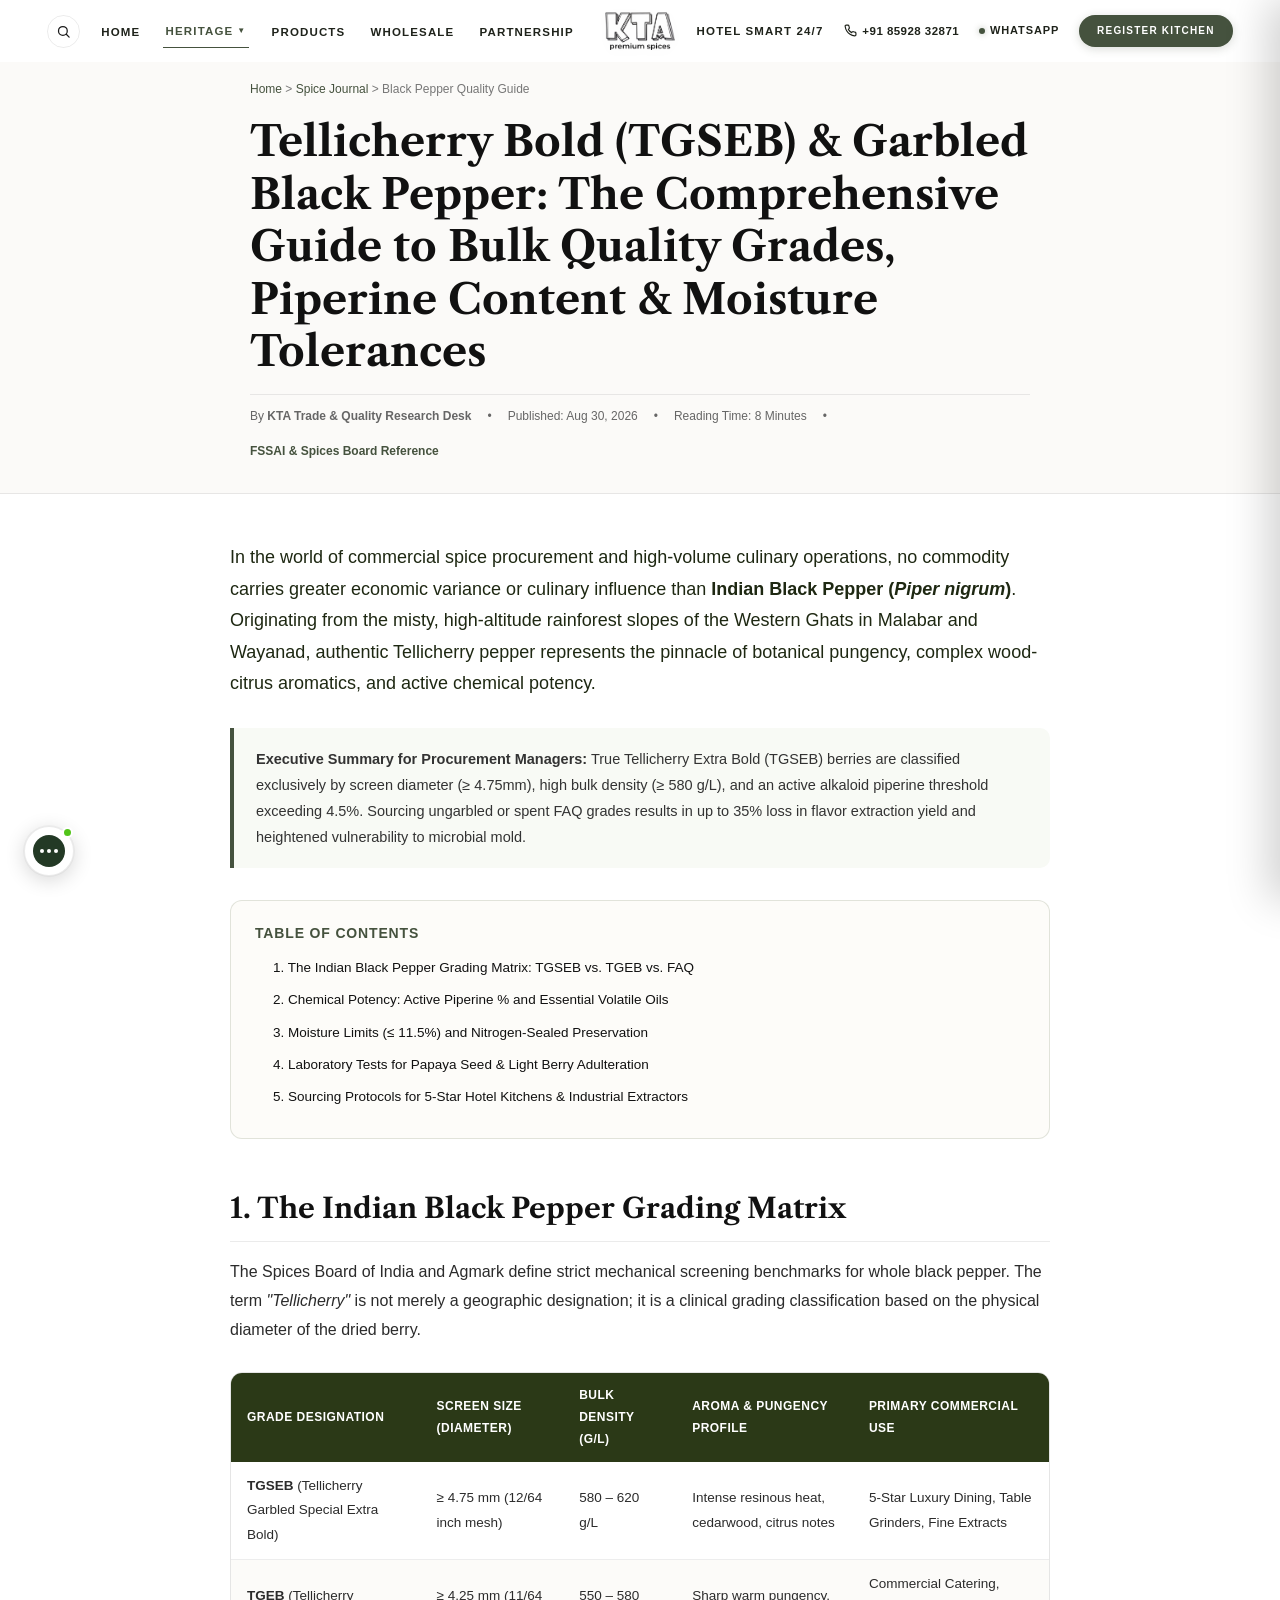
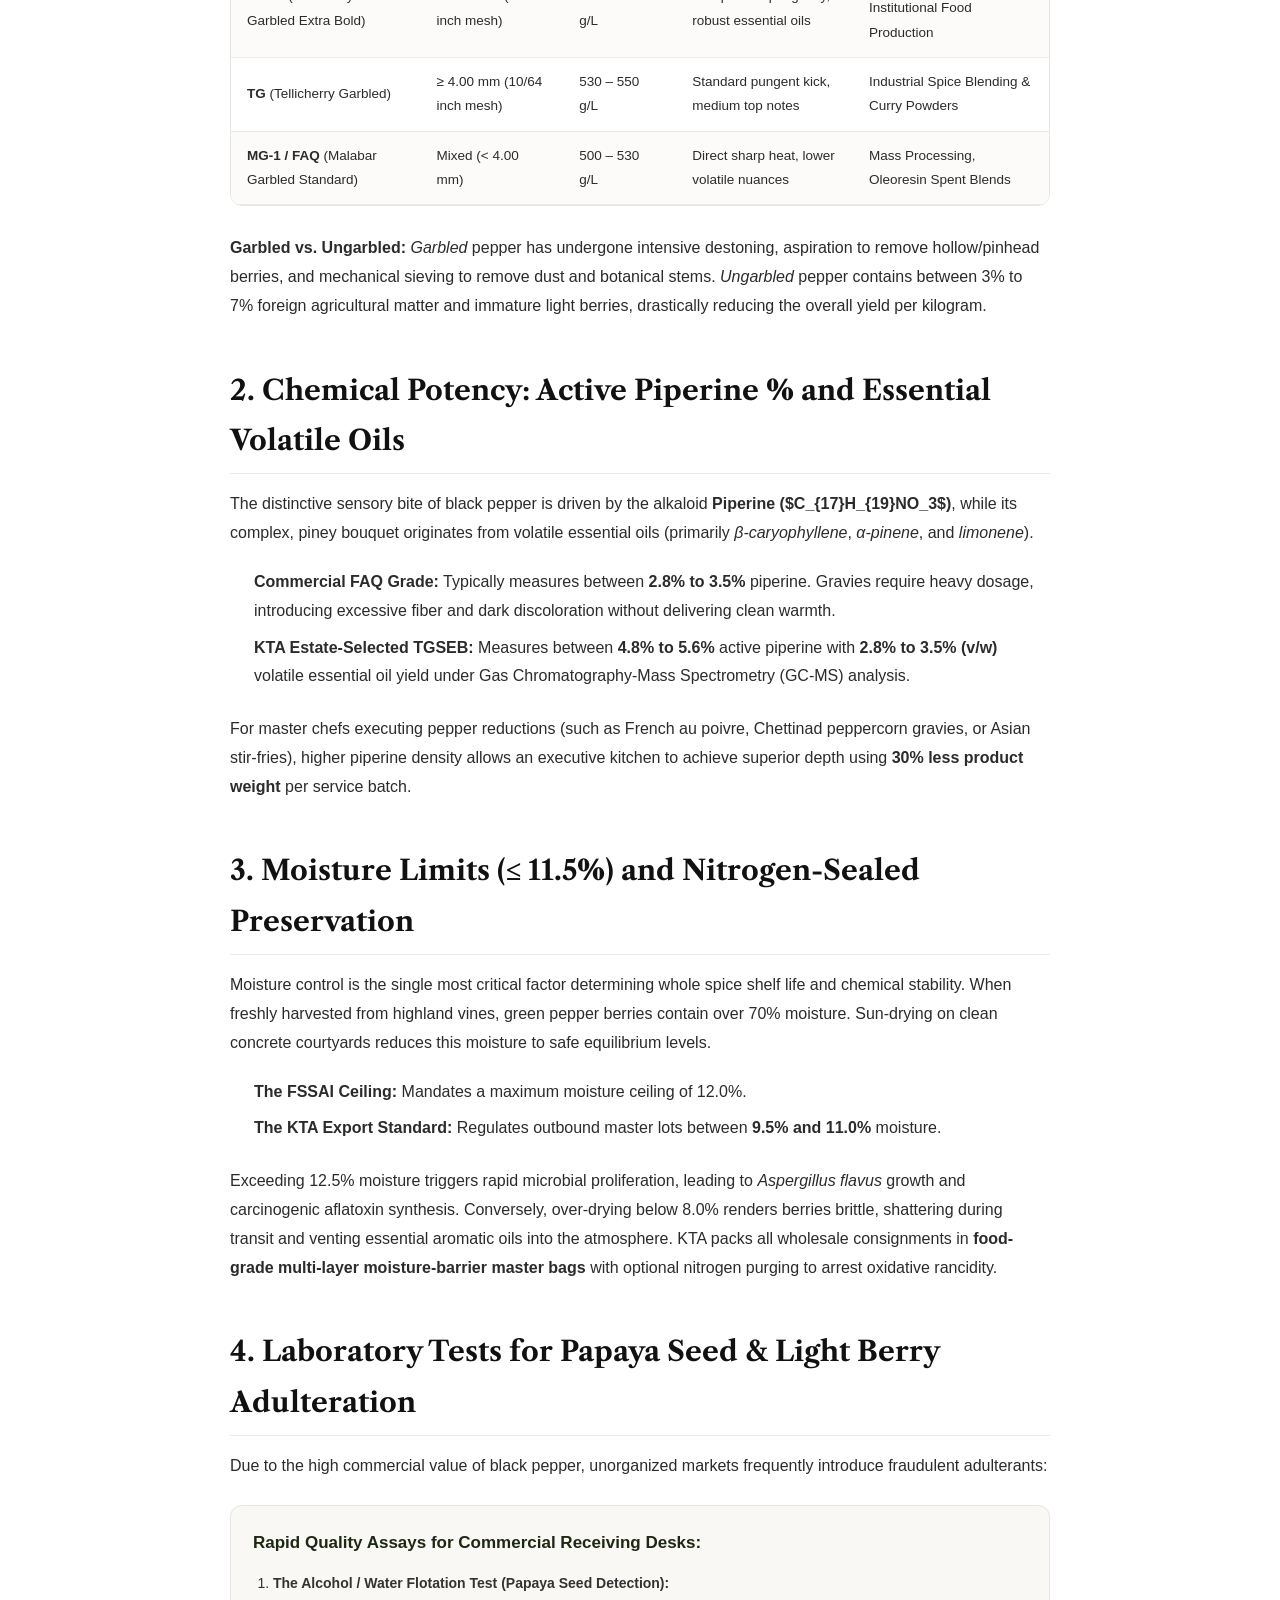
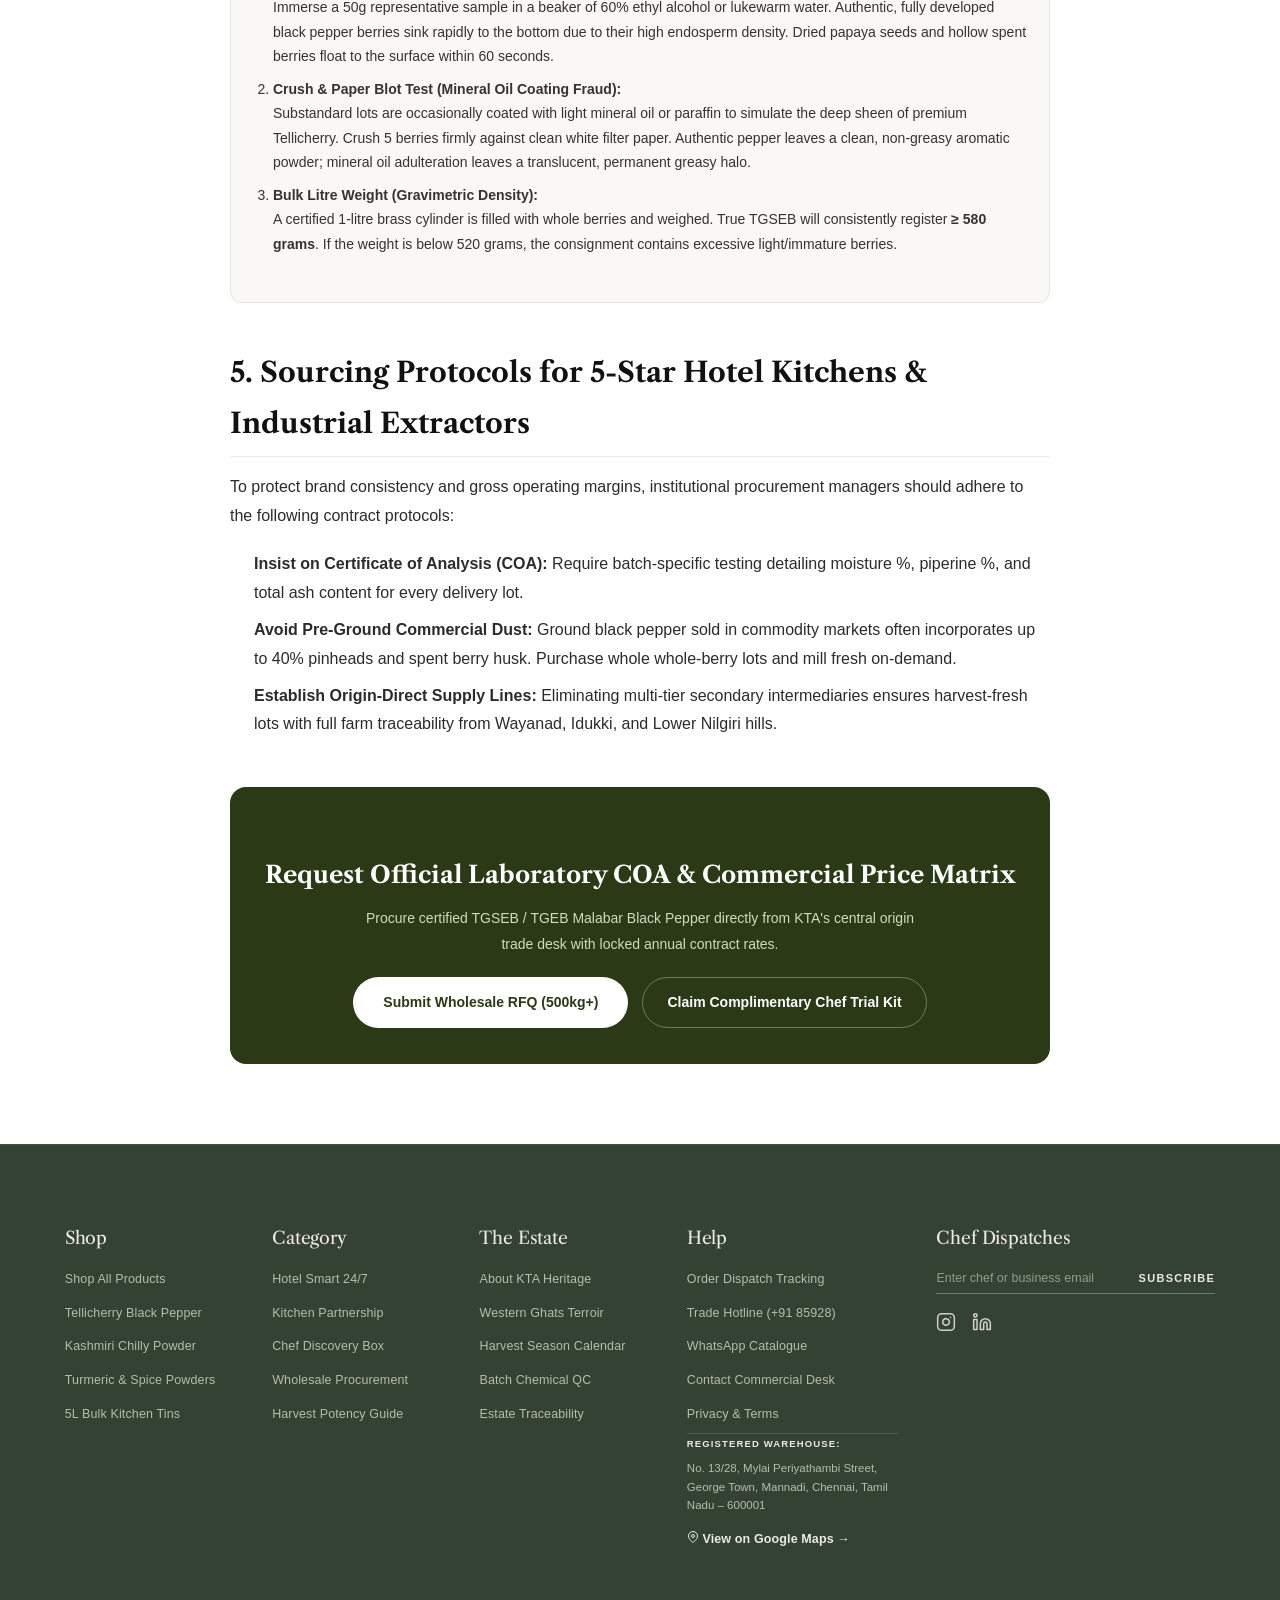
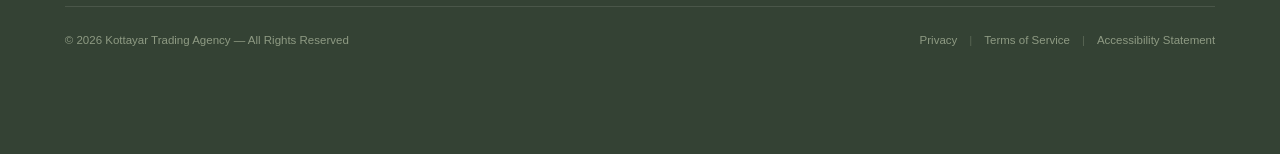
<file: blog-pepper-quality.html>
<!DOCTYPE html>
<html lang="en">
<head>
  <meta charset="UTF-8">
  <meta name="viewport" content="width=device-width, initial-scale=1.0">
  <title>Tellicherry Bold (TGSEB) &amp; Garbled Black Pepper: The Comprehensive B2B Quality Grading, Piperine Content &amp; Moisture Guide — KTA Spices</title>
  <meta name="description" content="Definitive technical and culinary guide on bulk black pepper grading standards in India. Learn the difference between TGSEB (4.75mm+), TGEB, and Garbled Malabar pepper, piperine potency (4.5%+), moisture limits, and laboratory adulteration testing for luxury hotels and food processors.">
  <meta name="keywords" content="black pepper quality grades, Tellicherry bold black pepper, TGSEB grade pepper, piperine content in black pepper, black pepper moisture standards, best black pepper in India, bulk black pepper wholesale, papaya seed adulteration test, KTA spices, Malabar black pepper specifications">
  <link rel="canonical" href="https://ktaspices.in/blog-pepper-quality.html">
  <meta property="og:title" content="Tellicherry Bold (TGSEB) Black Pepper: Quality Grading &amp; Piperine Guide">
  <meta property="og:description" content="Complete guide on black pepper sizing (TGSEB 4.75mm+), piperine testing (4.5%+), moisture control, and adulteration assays by KTA Spices.">
  <meta property="og:url" content="https://ktaspices.in/blog-pepper-quality.html">
  <meta property="og:type" content="article">
  <meta property="og:image" content="https://ktaspices.in/images/images/BlackPepper.webp">
  <link rel="icon" href="images/ktalogo.jpg" type="image/jpeg">
  <link rel="stylesheet" href="shared.css?v=33">
  
  <!-- Article JSON-LD Schema for Google Rich Snippets -->
  <script type="application/ld+json">
  {
    "@context": "https://schema.org",
    "@type": "Article",
    "headline": "Tellicherry Bold (TGSEB) & Garbled Black Pepper: The Comprehensive Guide to Bulk Quality Grades, Piperine Content & Moisture Tolerances",
    "image": [
      "https://ktaspices.in/images/images/BlackPepper.webp"
    ],
    "datePublished": "2026-08-30T10:00:00+05:30",
    "dateModified": "2026-08-30T10:00:00+05:30",
    "author": {
      "@type": "Organization",
      "name": "KTA Spice Intelligence Desk",
      "url": "https://ktaspices.in"
    },
    "publisher": {
      "@type": "Organization",
      "name": "Kottayar Trading Agency",
      "logo": {
        "@type": "ImageObject",
        "url": "https://ktaspices.in/images/ktaouterlinelogo.png"
      }
    },
    "description": "A comprehensive technical and commercial guide on black pepper quality standards in India covering TGSEB, TGEB, Garbled Malabar, piperine concentration, and adulteration testing."
  }
  </script>
</head>
<body class="page-body">

  <!-- ── Navigation ── -->
  <nav id="homeNav" class="home-nav" aria-label="Main navigation">
    <div class="home-nav-inner" id="homeNavInner">
      <div class="mobile-nav-left">
        <button class="mobile-nav-btn mobile-hamburger-btn" id="mobileHamburger" aria-label="Open menu">
          <svg class="mobile-nav-icon" viewBox="0 0 24 24" fill="none" stroke="currentColor" stroke-width="1.6" stroke-linecap="round" stroke-linejoin="round"><line x1="3" y1="6" x2="21" y2="6"></line><line x1="3" y1="12" x2="21" y2="12"></line><line x1="3" y1="18" x2="21" y2="18"></line></svg>
        </button>
        <a href="tel:+918592832871" class="mobile-nav-btn mobile-call-btn" aria-label="Call Direct" title="Call Us">
          <svg class="mobile-nav-icon" viewBox="0 0 24 24" fill="none" stroke="currentColor" stroke-width="1.7" stroke-linecap="round" stroke-linejoin="round"><path d="M22 16.92v3a2 2 0 0 1-2.18 2 19.79 19.79 0 0 1-8.63-3.07 19.5 19.5 0 0 1-6-6 19.79 19.79 0 0 1-3.07-8.67A2 2 0 0 1 4.11 2h3a2 2 0 0 1 2 1.72 12.84 12.84 0 0 0 .7 2.81 2 2 0 0 1-.45 2.11L8.09 9.91a16 16 0 0 0 6 6l1.27-1.27a2 2 0 0 1 2.11-.45 12.84 12.84 0 0 0 2.81.7A2 2 0 0 1 22 16.92z"></path></svg>
        </a>
      </div>

      <div class="desktop-nav-left">
        <button class="desktop-search-btn" id="desktopSearchBtn" aria-label="Search Spices &amp; Products" title="Search Spices · Custom Sourcing Available">
          <svg viewBox="0 0 24 24" fill="none" stroke="currentColor" stroke-width="2" stroke-linecap="round" stroke-linejoin="round" style="width:15px;height:15px;"><circle cx="11" cy="11" r="7"></circle><line x1="16.5" y1="16.5" x2="21" y2="21"></line></svg>
        </button>
        <ul class="nav-links-left">
          <li><a href="index.html">HOME</a></li>
          <li class="nav-dropdown">
            <a href="heritage.html" class="nav-dropdown-trigger active">HERITAGE <span class="nav-dropdown-arrow">▼</span></a>
            <ul class="nav-dropdown-menu">
              <li><a href="heritage.html">Our Heritage &amp; Lineage</a></li>
              <li><a href="blog.html" class="active">Spice Journal &amp; Articles <span class="dropdown-badge">New</span></a></li>
            </ul>
          </li>
          <li><a href="catalogue.html">PRODUCTS</a></li>
          <li><a href="wholesale.html">WHOLESALE</a></li>
          <li><a href="partnership.html">PARTNERSHIP</a></li>
        </ul>
      </div>

      <a href="index.html" class="home-nav-logo" id="homeNavLogo" aria-label="KTA Spices Home">
        <img src="images/ktaouterlinelogo.png" alt="KTA Spices" class="home-nav-logo-img">
      </a>

      <div class="desktop-nav-right">
        <a href="index.html#hotelSmart" class="nav-link-right">HOTEL SMART 24/7</a>
        <a href="tel:+918592832871" class="nav-phone-contact" title="Direct Phone Line">
          <svg viewBox="0 0 24 24" fill="none" stroke="currentColor" stroke-width="2.2" stroke-linecap="round" stroke-linejoin="round" class="nav-phone-icon"><path d="M22 16.92v3a2 2 0 0 1-2.18 2 19.79 19.79 0 0 1-8.63-3.07 19.5 19.5 0 0 1-6-6 19.79 19.79 0 0 1-3.07-8.67A2 2 0 0 1 4.11 2h3a2 2 0 0 1 2 1.72 12.84 12.84 0 0 0 .7 2.81 2 2 0 0 1-.45 2.11L8.09 9.91a16 16 0 0 0 6 6l1.27-1.27a2 2 0 0 1 2.11-.45 12.84 12.84 0 0 0 2.81.7A2 2 0 0 1 22 16.92z"/></svg>
          <span class="nav-phone-text">+91 85928 32871</span>
        </a>
        <a href="https://wa.me/918592832871?text=Hello%20KTA%20Trade%20Desk%2C%20I%20am%20inquiring%20about%20Tellicherry%20Black%20Pepper%20quality%20grades." target="_blank" rel="noopener" class="nav-quick-enquiry">
          <span class="nav-wa-dot"></span> WhatsApp
        </a>
        <a href="partnership.html#registerKitchen" class="nav-register-btn">REGISTER KITCHEN</a>
      </div>

      <div class="mobile-nav-right">
        <a href="https://wa.me/918592832871?text=Hello%20KTA%20Trade%20Desk" target="_blank" rel="noopener" class="mobile-nav-btn mobile-wa-btn" aria-label="WhatsApp Enquiry"><svg class="mobile-nav-icon" viewBox="0 0 24 24" fill="currentColor"><path d="M17.472 14.382c-.297-.149-1.758-.867-2.03-.967-.273-.099-.471-.148-.67.15-.197.297-.767.966-.94 1.164-.173.199-.347.223-.644.075-.297-.15-1.255-.463-2.39-1.475-.883-.788-1.48-1.761-1.653-2.059-.173-.297-.018-.458.13-.606.134-.133.298-.347.446-.52.149-.174.198-.298.298-.497.099-.198.05-.371-.025-.52-.075-.149-.669-1.612-.916-2.207-.242-.579-.487-.5-.669-.51-.173-.008-.371-.01-.57-.01-.198 0-.52.074-.792.372-.272.297-1.04 1.016-1.04 2.479 0 1.462 1.065 2.875 1.213 3.074.149.198 2.096 3.2 5.077 4.487.709.306 1.262.489 1.694.625.712.227 1.36.195 1.871.118.571-.085 1.758-.719 2.006-1.413.248-.694.248-1.289.173-1.413-.074-.124-.272-.198-.57-.347m-5.421 7.403h-.004a9.87 9.87 0 01-5.031-1.378l-.361-.214-3.741.982.998-3.648-.235-.374a9.86 9.86 0 01-1.51-5.26c.001-5.45 4.436-9.884 9.888-9.884 2.64 0 5.122 1.03 6.988 2.898a9.825 9.825 0 012.893 6.994c-.003 5.45-4.437 9.885-9.888 9.885m8.413-18.297A11.815 11.815 0 0012.05 0C5.495 0 .16 5.335.157 11.892c0 2.096.547 4.142 1.588 5.945L.057 24l6.305-1.654a11.882 11.882 0 005.683 1.448h.005c6.554 0 11.89-5.335 11.893-11.893a11.821 11.821 0 00-3.48-8.413z" /></svg></a>
        <button class="mobile-nav-btn mobile-more-btn" id="mobileMoreBtn" aria-label="More options"><svg class="mobile-nav-icon" viewBox="0 0 24 24" fill="currentColor"><circle cx="12" cy="5" r="2"></circle><circle cx="12" cy="12" r="2"></circle><circle cx="12" cy="19" r="2"></circle></svg></button>
      </div>
    </div>
  </nav>

  <!-- Mobile Drawer -->
  <div class="mobile-overlay" id="mobileOverlay"></div>
  <div class="mobile-panel" id="mobilePanel">
    <div class="mobile-panel-head">
      <img src="images/ktaouterlinelogo.png" alt="KTA Spices">
      <button class="mobile-close" id="mobileClose">&times;</button>
    </div>
    <div class="mobile-links">
      <a href="index.html">HOME</a>
      <a href="heritage.html">HERITAGE</a>
      <a href="blog.html" style="color:var(--olive);font-weight:700;">SPICE JOURNAL &amp; ARTICLES</a>
      <a href="catalogue.html">PRODUCTS</a>
      <a href="wholesale.html">WHOLESALE</a>
      <a href="partnership.html">PARTNERSHIP</a>
      <a href="harvest.html">HARVEST GUIDE</a>
      <a href="index.html#hotelSmart">HOTEL SMART 24/7</a>
      <a href="tel:+918592832871" style="color: #435128; font-weight: 700;">Direct: +91 85928 32871</a>
    </div>
    <div class="mobile-panel-foot">
      <a href="partnership.html#registerKitchen" class="btn btn-primary" style="width:100%;justify-content:center;">Register Kitchen</a>
    </div>
  </div>

  <!-- ── Article Header ── -->
  <header class="article-header">
    <div class="container" style="max-width:860px;">
      <div class="article-breadcrumbs">
        <a href="index.html">Home</a> &gt; <a href="blog.html">Spice Journal</a> &gt; <span>Black Pepper Quality Guide</span>
      </div>
      <h1 class="article-title">
        Tellicherry Bold (TGSEB) &amp; Garbled Black Pepper: The Comprehensive Guide to Bulk Quality Grades, Piperine Content &amp; Moisture Tolerances
      </h1>
      <div class="article-meta-bar">
        <span>By <strong>KTA Trade &amp; Quality Research Desk</strong></span>
        <span>•</span>
        <span>Published: Aug 30, 2026</span>
        <span>•</span>
        <span>Reading Time: 8 Minutes</span>
        <span>•</span>
        <span style="color:var(--olive);font-weight:700;">FSSAI &amp; Spices Board Reference</span>
      </div>
    </div>
  </header>

  <!-- ── Article Content ── -->
  <article class="article-container">
    <div class="article-body">

      <p class="article-lead" style="font-size:18px;font-weight:500;line-height:1.75;color:#1e2812;">
        In the world of commercial spice procurement and high-volume culinary operations, no commodity carries greater economic variance or culinary influence than <strong>Indian Black Pepper (<em>Piper nigrum</em>)</strong>. Originating from the misty, high-altitude rainforest slopes of the Western Ghats in Malabar and Wayanad, authentic Tellicherry pepper represents the pinnacle of botanical pungency, complex wood-citrus aromatics, and active chemical potency.
      </p>

      <div class="article-callout">
        <strong>Executive Summary for Procurement Managers:</strong> True Tellicherry Extra Bold (TGSEB) berries are classified exclusively by screen diameter (≥ 4.75mm), high bulk density (≥ 580 g/L), and an active alkaloid piperine threshold exceeding 4.5%. Sourcing ungarbled or spent FAQ grades results in up to 35% loss in flavor extraction yield and heightened vulnerability to microbial mold.
      </div>

      <!-- Quick Navigation Table of Contents -->
      <div style="background:#fdfcf9;border:1px solid rgba(67,81,40,0.15);border-radius:12px;padding:20px 24px;margin:32px 0;">
        <div style="font-weight:700;font-size:14px;color:var(--olive);margin-bottom:10px;text-transform:uppercase;letter-spacing:0.06em;">Table of Contents</div>
        <ul style="margin:0 0 0 18px;font-size:13.5px;line-height:1.8;">
          <li><a href="#grading-standards" style="color:var(--ink);text-decoration:none;">1. The Indian Black Pepper Grading Matrix: TGSEB vs. TGEB vs. FAQ</a></li>
          <li><a href="#chemical-assays" style="color:var(--ink);text-decoration:none;">2. Chemical Potency: Active Piperine % and Essential Volatile Oils</a></li>
          <li><a href="#moisture-packaging" style="color:var(--ink);text-decoration:none;">3. Moisture Limits (≤ 11.5%) and Nitrogen-Sealed Preservation</a></li>
          <li><a href="#adulteration-tests" style="color:var(--ink);text-decoration:none;">4. Laboratory Tests for Papaya Seed &amp; Light Berry Adulteration</a></li>
          <li><a href="#culinary-procurement" style="color:var(--ink);text-decoration:none;">5. Sourcing Protocols for 5-Star Hotel Kitchens &amp; Industrial Extractors</a></li>
        </ul>
      </div>

      <!-- Section 1 -->
      <h2 id="grading-standards">1. The Indian Black Pepper Grading Matrix</h2>
      <p>
        The Spices Board of India and Agmark define strict mechanical screening benchmarks for whole black pepper. The term <em>"Tellicherry"</em> is not merely a geographic designation; it is a clinical grading classification based on the physical diameter of the dried berry.
      </p>

      <div class="article-table-wrap">
        <table class="article-table">
          <thead>
            <tr>
              <th>Grade Designation</th>
              <th>Screen Size (Diameter)</th>
              <th>Bulk Density (g/L)</th>
              <th>Aroma &amp; Pungency Profile</th>
              <th>Primary Commercial Use</th>
            </tr>
          </thead>
          <tbody>
            <tr>
              <td><strong>TGSEB</strong> (Tellicherry Garbled Special Extra Bold)</td>
              <td>≥ 4.75 mm (12/64 inch mesh)</td>
              <td>580 – 620 g/L</td>
              <td>Intense resinous heat, cedarwood, citrus notes</td>
              <td>5-Star Luxury Dining, Table Grinders, Fine Extracts</td>
            </tr>
            <tr>
              <td><strong>TGEB</strong> (Tellicherry Garbled Extra Bold)</td>
              <td>≥ 4.25 mm (11/64 inch mesh)</td>
              <td>550 – 580 g/L</td>
              <td>Sharp warm pungency, robust essential oils</td>
              <td>Commercial Catering, Institutional Food Production</td>
            </tr>
            <tr>
              <td><strong>TG</strong> (Tellicherry Garbled)</td>
              <td>≥ 4.00 mm (10/64 inch mesh)</td>
              <td>530 – 550 g/L</td>
              <td>Standard pungent kick, medium top notes</td>
              <td>Industrial Spice Blending &amp; Curry Powders</td>
            </tr>
            <tr>
              <td><strong>MG-1 / FAQ</strong> (Malabar Garbled Standard)</td>
              <td>Mixed (< 4.00 mm)</td>
              <td>500 – 530 g/L</td>
              <td>Direct sharp heat, lower volatile nuances</td>
              <td>Mass Processing, Oleoresin Spent Blends</td>
            </tr>
          </tbody>
        </table>
      </div>

      <p>
        <strong>Garbled vs. Ungarbled:</strong> <em>Garbled</em> pepper has undergone intensive destoning, aspiration to remove hollow/pinhead berries, and mechanical sieving to remove dust and botanical stems. <em>Ungarbled</em> pepper contains between 3% to 7% foreign agricultural matter and immature light berries, drastically reducing the overall yield per kilogram.
      </p>

      <!-- Section 2 -->
      <h2 id="chemical-assays">2. Chemical Potency: Active Piperine % and Essential Volatile Oils</h2>
      <p>
        The distinctive sensory bite of black pepper is driven by the alkaloid <strong>Piperine ($C_{17}H_{19}NO_3$)</strong>, while its complex, piney bouquet originates from volatile essential oils (primarily <em>β-caryophyllene</em>, <em>α-pinene</em>, and <em>limonene</em>).
      </p>
      <ul>
        <li><strong>Commercial FAQ Grade:</strong> Typically measures between <strong>2.8% to 3.5%</strong> piperine. Gravies require heavy dosage, introducing excessive fiber and dark discoloration without delivering clean warmth.</li>
        <li><strong>KTA Estate-Selected TGSEB:</strong> Measures between <strong>4.8% to 5.6%</strong> active piperine with <strong>2.8% to 3.5% (v/w)</strong> volatile essential oil yield under Gas Chromatography-Mass Spectrometry (GC-MS) analysis.</li>
      </ul>
      <p>
        For master chefs executing pepper reductions (such as French au poivre, Chettinad peppercorn gravies, or Asian stir-fries), higher piperine density allows an executive kitchen to achieve superior depth using <strong>30% less product weight</strong> per service batch.
      </p>

      <!-- Section 3 -->
      <h2 id="moisture-packaging">3. Moisture Limits (≤ 11.5%) and Nitrogen-Sealed Preservation</h2>
      <p>
        Moisture control is the single most critical factor determining whole spice shelf life and chemical stability. When freshly harvested from highland vines, green pepper berries contain over 70% moisture. Sun-drying on clean concrete courtyards reduces this moisture to safe equilibrium levels.
      </p>
      <ul>
        <li><strong>The FSSAI Ceiling:</strong> Mandates a maximum moisture ceiling of 12.0%.</li>
        <li><strong>The KTA Export Standard:</strong> Regulates outbound master lots between <strong>9.5% and 11.0%</strong> moisture.</li>
      </ul>
      <p>
        Exceeding 12.5% moisture triggers rapid microbial proliferation, leading to <em>Aspergillus flavus</em> growth and carcinogenic aflatoxin synthesis. Conversely, over-drying below 8.0% renders berries brittle, shattering during transit and venting essential aromatic oils into the atmosphere. KTA packs all wholesale consignments in <strong>food-grade multi-layer moisture-barrier master bags</strong> with optional nitrogen purging to arrest oxidative rancidity.
      </p>

      <!-- Section 4 -->
      <h2 id="adulteration-tests">4. Laboratory Tests for Papaya Seed &amp; Light Berry Adulteration</h2>
      <p>
        Due to the high commercial value of black pepper, unorganized markets frequently introduce fraudulent adulterants:
      </p>

      <div style="background:#faf8f5;border:1px solid rgba(0,0,0,0.08);border-radius:12px;padding:22px;margin:24px 0;">
        <h3 style="margin-top:0;font-size:17px;color:#1e2812;">Rapid Quality Assays for Commercial Receiving Desks:</h3>
        <ol style="margin-left:20px;line-height:1.75;font-size:14px;color:#333;">
          <li>
            <strong>The Alcohol / Water Flotation Test (Papaya Seed Detection):</strong><br>
            Immerse a 50g representative sample in a beaker of 60% ethyl alcohol or lukewarm water. Authentic, fully developed black pepper berries sink rapidly to the bottom due to their high endosperm density. Dried papaya seeds and hollow spent berries float to the surface within 60 seconds.
          </li>
          <li>
            <strong>Crush &amp; Paper Blot Test (Mineral Oil Coating Fraud):</strong><br>
            Substandard lots are occasionally coated with light mineral oil or paraffin to simulate the deep sheen of premium Tellicherry. Crush 5 berries firmly against clean white filter paper. Authentic pepper leaves a clean, non-greasy aromatic powder; mineral oil adulteration leaves a translucent, permanent greasy halo.
          </li>
          <li>
            <strong>Bulk Litre Weight (Gravimetric Density):</strong><br>
            A certified 1-litre brass cylinder is filled with whole berries and weighed. True TGSEB will consistently register <strong>≥ 580 grams</strong>. If the weight is below 520 grams, the consignment contains excessive light/immature berries.
          </li>
        </ol>
      </div>

      <!-- Section 5 -->
      <h2 id="culinary-procurement">5. Sourcing Protocols for 5-Star Hotel Kitchens &amp; Industrial Extractors</h2>
      <p>
        To protect brand consistency and gross operating margins, institutional procurement managers should adhere to the following contract protocols:
      </p>
      <ul>
        <li><strong>Insist on Certificate of Analysis (COA):</strong> Require batch-specific testing detailing moisture %, piperine %, and total ash content for every delivery lot.</li>
        <li><strong>Avoid Pre-Ground Commercial Dust:</strong> Ground black pepper sold in commodity markets often incorporates up to 40% pinheads and spent berry husk. Purchase whole whole-berry lots and mill fresh on-demand.</li>
        <li><strong>Establish Origin-Direct Supply Lines:</strong> Eliminating multi-tier secondary intermediaries ensures harvest-fresh lots with full farm traceability from Wayanad, Idukki, and Lower Nilgiri hills.</li>
      </ul>

      <!-- CTA Box -->
      <div class="article-cta-box">
        <h3>Request Official Laboratory COA &amp; Commercial Price Matrix</h3>
        <p>Procure certified TGSEB / TGEB Malabar Black Pepper directly from KTA's central origin trade desk with locked annual contract rates.</p>
        <div style="display:flex;gap:14px;justify-content:center;flex-wrap:wrap;">
          <a href="wholesale.html#orderForm" class="btn btn-primary" style="background:#ffffff;color:#2b3917;border-radius:999px;padding:12px 30px;font-weight:700;">Submit Wholesale RFQ (500kg+)</a>
          <a href="partnership.html#registerKitchen" class="btn btn-outline-light" style="border-radius:999px;padding:12px 24px;">Claim Complimentary Chef Trial Kit</a>
        </div>
      </div>

    </div>
  </article>

  <!-- ══════════════════════════════════
       ESTATE LUXURY DARK FOOTER
       ══════════════════════════════════ -->
  <footer class="estate-dark-footer">
    <div class="estate-footer-container">
      <div class="estate-footer-grid">
        <!-- Col 1: Shop -->
        <div class="ef-nav-col">
          <h4 class="ef-nav-title">Shop</h4>
          <ul class="ef-nav-links">
            <li><a href="catalogue.html">Shop All Products</a></li>
            <li><a href="catalogue.html?q=pepper">Tellicherry Black Pepper</a></li>
            <li><a href="catalogue.html?q=chilly">Kashmiri Chilly Powder</a></li>
            <li><a href="catalogue.html?q=powder">Turmeric &amp; Spice Powders</a></li>
            <li><a href="wholesale.html">5L Bulk Kitchen Tins</a></li>
          </ul>
        </div>

        <!-- Col 2: Category -->
        <div class="ef-nav-col">
          <h4 class="ef-nav-title">Category</h4>
          <ul class="ef-nav-links">
            <li><a href="hotel-smart.html">Hotel Smart 24/7</a></li>
            <li><a href="partnership.html">Kitchen Partnership</a></li>
            <li><a href="partnership.html#chefWelcome">Chef Discovery Box</a></li>
            <li><a href="wholesale.html">Wholesale Procurement</a></li>
            <li><a href="harvest.html">Harvest Potency Guide</a></li>
          </ul>
        </div>

        <!-- Col 3: The Estate -->
        <div class="ef-nav-col">
          <h4 class="ef-nav-title">The Estate</h4>
          <ul class="ef-nav-links">
            <li><a href="heritage.html">About KTA Heritage</a></li>
            <li><a href="heritage.html#highlands">Western Ghats Terroir</a></li>
            <li><a href="harvest.html">Harvest Season Calendar</a></li>
            <li><a href="wholesale.html#qc">Batch Chemical QC</a></li>
            <li><a href="heritage.html#traceability">Estate Traceability</a></li>
          </ul>
        </div>

        <!-- Col 4: Help & Address -->
        <div class="ef-nav-col">
          <h4 class="ef-nav-title">Help</h4>
          <ul class="ef-nav-links">
            <li><a href="hotel-smart.html">Order Dispatch Tracking</a></li>
            <li><a href="tel:+918592832871">Trade Hotline (+91 85928)</a></li>
            <li><a href="https://wa.me/c/918592832871" target="_blank" rel="noopener">WhatsApp Catalogue</a></li>
            <li><a href="contact.html">Contact Commercial Desk</a></li>
            <li><a href="privacy.html">Privacy &amp; Terms</a></li>
            <li class="ef-address-wrap">
              <span class="ef-address-tag">REGISTERED WAREHOUSE:</span>
              <p class="ef-address-text">
                No. 13/28, Mylai Periyathambi Street, George Town, Mannadi, Chennai, Tamil Nadu – 600001
              </p>
              <a href="https://maps.google.com/?q=No.+13/28,+Mylai+Periyathambi+Street,+George+Town,+Mannadi,+Chennai,+Tamil+Nadu+600001" target="_blank" rel="noopener" class="ef-map-link">
                <svg width="12" height="12" viewBox="0 0 24 24" fill="none" stroke="currentColor" stroke-width="2"><path d="M21 10c0 7-9 13-9 13s-9-6-9-13a9 9 0 0 1 18 0z"/><circle cx="12" cy="10" r="3"/></svg>
                View on Google Maps &rarr;
              </a>
            </li>
          </ul>
        </div>

        <!-- Col 5: Chef Dispatches -->
        <div class="ef-newsletter-col">
          <h4 class="ef-nav-title">Chef Dispatches</h4>
          <form class="ef-subscribe-form" onsubmit="handleFooterSubscribe(event)">
            <input type="email" placeholder="Enter chef or business email" class="ef-subscribe-input" required aria-label="Email for Chef Dispatches">
            <button type="submit" class="ef-subscribe-btn">SUBSCRIBE</button>
          </form>
          
          <div class="ef-social-row">
            <!-- Instagram -->
            <a href="https://instagram.com" target="_blank" rel="noopener" class="ef-social-link" aria-label="Instagram">
              <svg width="20" height="20" viewBox="0 0 24 24" fill="none" stroke="currentColor" stroke-width="1.8" stroke-linecap="round" stroke-linejoin="round">
                <rect x="2" y="2" width="20" height="20" rx="5" ry="5"/>
                <path d="M16 11.37A4 4 0 1 1 12.63 8 4 4 0 0 1 16 11.37z"/>
                <line x1="17.5" y1="6.5" x2="17.51" y2="6.5"/>
              </svg>
            </a>
            <!-- LinkedIn -->
            <a href="https://linkedin.com" target="_blank" rel="noopener" class="ef-social-link" aria-label="LinkedIn">
              <svg width="20" height="20" viewBox="0 0 24 24" fill="none" stroke="currentColor" stroke-width="1.8" stroke-linecap="round" stroke-linejoin="round">
                <path d="M16 8a6 6 0 0 1 6 6v7h-4v-7a2 2 0 0 0-2-2 2 2 0 0 0-2 2v7h-4v-7a6 6 0 0 1 6-6z"/>
                <rect x="2" y="9" width="4" height="12"/>
                <circle cx="4" cy="4" r="2"/>
              </svg>
            </a>
          </div>
        </div>
      </div>

      <!-- Bottom Bar -->
      <div class="estate-footer-bottom">
        <div class="ef-bottom-copy">
          &copy; 2026 Kottayar Trading Agency &mdash; All Rights Reserved
        </div>
        <div class="ef-bottom-links">
          <a href="privacy.html">Privacy</a>
          <span class="ef-sep">|</span>
          <a href="privacy.html#terms">Terms of Service</a>
          <span class="ef-sep">|</span>
          <a href="contact.html">Accessibility Statement</a>
        </div>
      </div>
    </div>
  </footer>

  <script src="shared.js?v=33"></script>
</body>
</html>
</file>
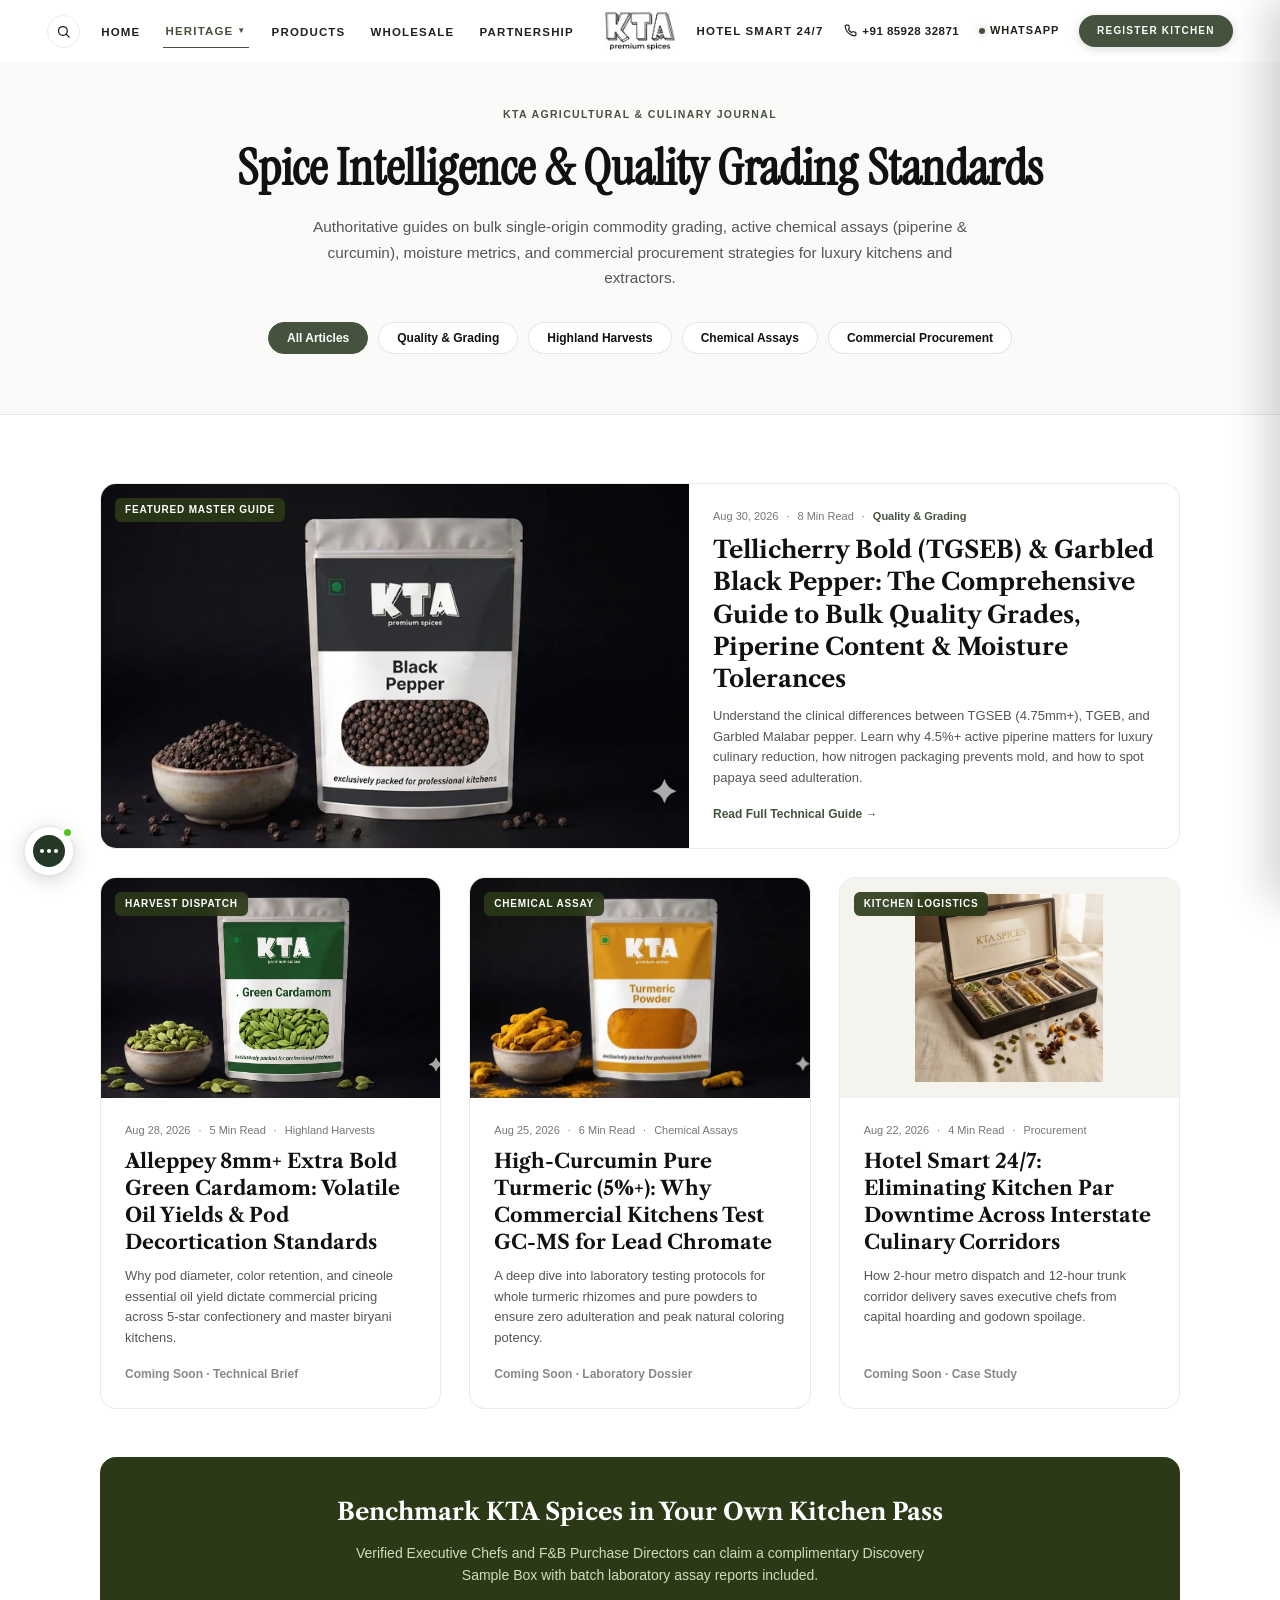
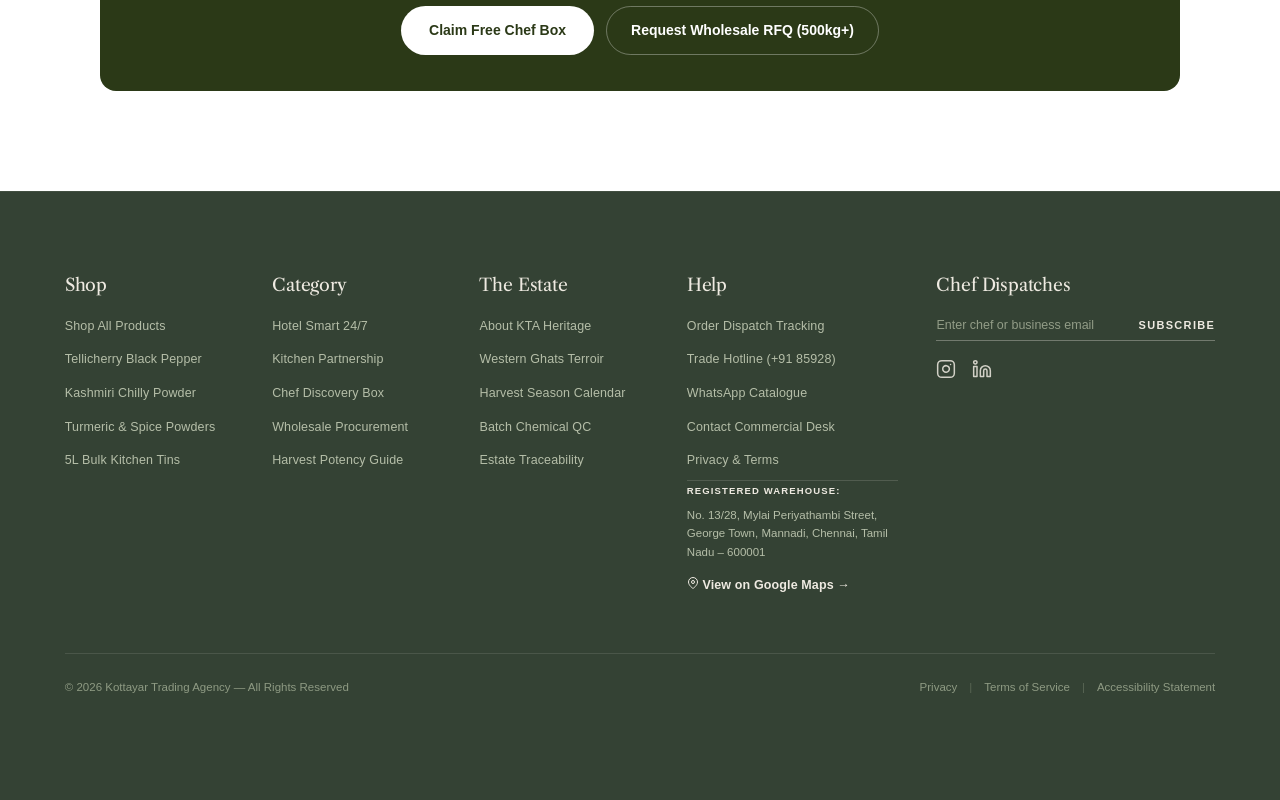
<file: blog.html>
<!DOCTYPE html>
<html lang="en">
<head>
  <meta charset="UTF-8">
  <meta name="viewport" content="width=device-width, initial-scale=1.0">
  <title>Spice Intelligence Journal &amp; Quality Guides — KTA Spices</title>
  <meta name="description" content="Technical spice quality grading guides, agricultural harvest dispatches, piperine and curcumin chemical assay standards, and commercial B2B procurement intelligence by KTA Spices.">
  <link rel="canonical" href="https://ktaspices.in/blog.html">
  <meta property="og:title" content="KTA Spice Intelligence Journal — Quality Guides &amp; Market Insights">
  <meta property="og:description" content="Authoritative guides on bulk spice grading, essential oil yields, moisture metrics, and laboratory test standards for executive chefs and food processors.">
  <meta property="og:url" content="https://ktaspices.in/blog.html">
  <meta property="og:image" content="https://ktaspices.in/images/ktaouterlinelogo.png">
  <link rel="icon" href="images/ktalogo.jpg" type="image/jpeg">
  <link rel="stylesheet" href="shared.css?v=33">
  
  <script type="application/ld+json">
  {
    "@context": "https://schema.org",
    "@type": "Blog",
    "name": "KTA Spice Intelligence Journal",
    "description": "Technical spice quality grading guides, agricultural harvest dispatches, and culinary procurement science.",
    "url": "https://ktaspices.in/blog.html",
    "publisher": {
      "@type": "Organization",
      "name": "Kottayar Trading Agency",
      "logo": {
        "@type": "ImageObject",
        "url": "https://ktaspices.in/images/ktaouterlinelogo.png"
      }
    }
  }
  </script>
</head>
<body class="page-body">

  <!-- ── Navigation ── -->
  <nav id="homeNav" class="home-nav" aria-label="Main navigation">
    <div class="home-nav-inner" id="homeNavInner">
      <div class="mobile-nav-left">
        <button class="mobile-nav-btn mobile-hamburger-btn" id="mobileHamburger" aria-label="Open menu">
          <svg class="mobile-nav-icon" viewBox="0 0 24 24" fill="none" stroke="currentColor" stroke-width="1.6" stroke-linecap="round" stroke-linejoin="round"><line x1="3" y1="6" x2="21" y2="6"></line><line x1="3" y1="12" x2="21" y2="12"></line><line x1="3" y1="18" x2="21" y2="18"></line></svg>
        </button>
        <a href="tel:+918592832871" class="mobile-nav-btn mobile-call-btn" aria-label="Call Direct" title="Call Us">
          <svg class="mobile-nav-icon" viewBox="0 0 24 24" fill="none" stroke="currentColor" stroke-width="1.7" stroke-linecap="round" stroke-linejoin="round"><path d="M22 16.92v3a2 2 0 0 1-2.18 2 19.79 19.79 0 0 1-8.63-3.07 19.5 19.5 0 0 1-6-6 19.79 19.79 0 0 1-3.07-8.67A2 2 0 0 1 4.11 2h3a2 2 0 0 1 2 1.72 12.84 12.84 0 0 0 .7 2.81 2 2 0 0 1-.45 2.11L8.09 9.91a16 16 0 0 0 6 6l1.27-1.27a2 2 0 0 1 2.11-.45 12.84 12.84 0 0 0 2.81.7A2 2 0 0 1 22 16.92z"></path></svg>
        </a>
      </div>

      <div class="desktop-nav-left">
        <button class="desktop-search-btn" id="desktopSearchBtn" aria-label="Search Spices &amp; Products" title="Search Spices · Custom Sourcing Available">
          <svg viewBox="0 0 24 24" fill="none" stroke="currentColor" stroke-width="2" stroke-linecap="round" stroke-linejoin="round" style="width:15px;height:15px;"><circle cx="11" cy="11" r="7"></circle><line x1="16.5" y1="16.5" x2="21" y2="21"></line></svg>
        </button>
        <ul class="nav-links-left">
          <li><a href="index.html">HOME</a></li>
          <li class="nav-dropdown">
            <a href="heritage.html" class="nav-dropdown-trigger active">HERITAGE <span class="nav-dropdown-arrow">▼</span></a>
            <ul class="nav-dropdown-menu">
              <li><a href="heritage.html">Our Heritage &amp; Lineage</a></li>
              <li><a href="blog.html" class="active">Spice Journal &amp; Articles <span class="dropdown-badge">New</span></a></li>
            </ul>
          </li>
          <li><a href="catalogue.html">PRODUCTS</a></li>
          <li><a href="wholesale.html">WHOLESALE</a></li>
          <li><a href="partnership.html">PARTNERSHIP</a></li>
        </ul>
      </div>

      <a href="index.html" class="home-nav-logo" id="homeNavLogo" aria-label="KTA Spices Home">
        <img src="images/ktaouterlinelogo.png" alt="KTA Spices" class="home-nav-logo-img">
      </a>

      <div class="desktop-nav-right">
        <a href="index.html#hotelSmart" class="nav-link-right">HOTEL SMART 24/7</a>
        <a href="tel:+918592832871" class="nav-phone-contact" title="Direct Phone Line">
          <svg viewBox="0 0 24 24" fill="none" stroke="currentColor" stroke-width="2.2" stroke-linecap="round" stroke-linejoin="round" class="nav-phone-icon"><path d="M22 16.92v3a2 2 0 0 1-2.18 2 19.79 19.79 0 0 1-8.63-3.07 19.5 19.5 0 0 1-6-6 19.79 19.79 0 0 1-3.07-8.67A2 2 0 0 1 4.11 2h3a2 2 0 0 1 2 1.72 12.84 12.84 0 0 0 .7 2.81 2 2 0 0 1-.45 2.11L8.09 9.91a16 16 0 0 0 6 6l1.27-1.27a2 2 0 0 1 2.11-.45 12.84 12.84 0 0 0 2.81.7A2 2 0 0 1 22 16.92z"/></svg>
          <span class="nav-phone-text">+91 85928 32871</span>
        </a>
        <a href="https://wa.me/918592832871?text=Hello%20KTA%20Trade%20Desk%2C%20I%20am%20inquiring%20about%20direct-origin%20spices." target="_blank" rel="noopener" class="nav-quick-enquiry">
          <span class="nav-wa-dot"></span> WhatsApp
        </a>
        <a href="partnership.html#registerKitchen" class="nav-register-btn">REGISTER KITCHEN</a>
      </div>

      <div class="mobile-nav-right">
        <a href="https://wa.me/918592832871?text=Hello%20KTA%20Trade%20Desk" target="_blank" rel="noopener" class="mobile-nav-btn mobile-wa-btn" aria-label="WhatsApp Enquiry"><svg class="mobile-nav-icon" viewBox="0 0 24 24" fill="currentColor"><path d="M17.472 14.382c-.297-.149-1.758-.867-2.03-.967-.273-.099-.471-.148-.67.15-.197.297-.767.966-.94 1.164-.173.199-.347.223-.644.075-.297-.15-1.255-.463-2.39-1.475-.883-.788-1.48-1.761-1.653-2.059-.173-.297-.018-.458.13-.606.134-.133.298-.347.446-.52.149-.174.198-.298.298-.497.099-.198.05-.371-.025-.52-.075-.149-.669-1.612-.916-2.207-.242-.579-.487-.5-.669-.51-.173-.008-.371-.01-.57-.01-.198 0-.52.074-.792.372-.272.297-1.04 1.016-1.04 2.479 0 1.462 1.065 2.875 1.213 3.074.149.198 2.096 3.2 5.077 4.487.709.306 1.262.489 1.694.625.712.227 1.36.195 1.871.118.571-.085 1.758-.719 2.006-1.413.248-.694.248-1.289.173-1.413-.074-.124-.272-.198-.57-.347m-5.421 7.403h-.004a9.87 9.87 0 01-5.031-1.378l-.361-.214-3.741.982.998-3.648-.235-.374a9.86 9.86 0 01-1.51-5.26c.001-5.45 4.436-9.884 9.888-9.884 2.64 0 5.122 1.03 6.988 2.898a9.825 9.825 0 012.893 6.994c-.003 5.45-4.437 9.885-9.888 9.885m8.413-18.297A11.815 11.815 0 0012.05 0C5.495 0 .16 5.335.157 11.892c0 2.096.547 4.142 1.588 5.945L.057 24l6.305-1.654a11.882 11.882 0 005.683 1.448h.005c6.554 0 11.89-5.335 11.893-11.893a11.821 11.821 0 00-3.48-8.413z" /></svg></a>
        <button class="mobile-nav-btn mobile-more-btn" id="mobileMoreBtn" aria-label="More options"><svg class="mobile-nav-icon" viewBox="0 0 24 24" fill="currentColor"><circle cx="12" cy="5" r="2"></circle><circle cx="12" cy="12" r="2"></circle><circle cx="12" cy="19" r="2"></circle></svg></button>
      </div>
    </div>
  </nav>

  <!-- Mobile Drawer -->
  <div class="mobile-overlay" id="mobileOverlay"></div>
  <div class="mobile-panel" id="mobilePanel">
    <div class="mobile-panel-head">
      <img src="images/ktaouterlinelogo.png" alt="KTA Spices">
      <button class="mobile-close" id="mobileClose">&times;</button>
    </div>
    <div class="mobile-links">
      <a href="index.html">HOME</a>
      <a href="heritage.html">HERITAGE</a>
      <a href="blog.html" style="color:var(--olive);font-weight:700;">SPICE JOURNAL &amp; ARTICLES</a>
      <a href="catalogue.html">PRODUCTS</a>
      <a href="wholesale.html">WHOLESALE</a>
      <a href="partnership.html">PARTNERSHIP</a>
      <a href="harvest.html">HARVEST GUIDE</a>
      <a href="index.html#hotelSmart">HOTEL SMART 24/7</a>
      <a href="tel:+918592832871" style="color: #435128; font-weight: 700;">Direct: +91 85928 32871</a>
    </div>
    <div class="mobile-panel-foot">
      <a href="partnership.html#registerKitchen" class="btn btn-primary" style="width:100%;justify-content:center;">Register Kitchen</a>
    </div>
  </div>

  <!-- ── Blog Hero Section ── -->
  <header class="blog-hero">
    <div class="container">
      <span class="eyebrow">KTA Agricultural &amp; Culinary Journal</span>
      <h1 style="font-family:var(--font-display);font-size:clamp(32px,4vw,52px);font-weight:700;line-height:1.2;color:var(--ink);max-width:840px;margin:0 auto 16px;">
        Spice Intelligence &amp; Quality Grading Standards
      </h1>
      <p style="font-size:clamp(14px,1.2vw,17px);color:#555555;max-width:680px;margin:0 auto;line-height:1.65;">
        Authoritative guides on bulk single-origin commodity grading, active chemical assays (piperine &amp; curcumin), moisture metrics, and commercial procurement strategies for luxury kitchens and extractors.
      </p>

      <div class="blog-filter-bar">
        <button class="blog-filter-btn active">All Articles</button>
        <button class="blog-filter-btn">Quality &amp; Grading</button>
        <button class="blog-filter-btn">Highland Harvests</button>
        <button class="blog-filter-btn">Chemical Assays</button>
        <button class="blog-filter-btn">Commercial Procurement</button>
      </div>
    </div>
  </header>

  <!-- ── Main Article Grid ── -->
  <main class="section" style="padding-top:20px;">
    <div class="container">
      
      <div class="blog-grid">

        <!-- Featured Article: Black Pepper Quality -->
        <a href="blog-pepper-quality.html" class="blog-card" style="grid-column:1 / -1;display:grid;grid-template-columns:1.2fr 1fr;">
          <div class="blog-card-visual" style="height:100%;min-height:280px;">
            <img src="images/images/BlackPepper.webp" alt="Tellicherry Bold Black Pepper Grading Quality Standards" class="blog-card-img">
            <span class="blog-card-badge">FEATURED MASTER GUIDE</span>
          </div>
          <div class="blog-card-body">
            <div class="blog-card-meta">
              <span>Aug 30, 2026</span> · <span>8 Min Read</span> · <span style="color:var(--olive);font-weight:700;">Quality &amp; Grading</span>
            </div>
            <h2 class="blog-card-title" style="font-size:24px;">
              Tellicherry Bold (TGSEB) &amp; Garbled Black Pepper: The Comprehensive Guide to Bulk Quality Grades, Piperine Content &amp; Moisture Tolerances
            </h2>
            <p class="blog-card-desc">
              Understand the clinical differences between TGSEB (4.75mm+), TGEB, and Garbled Malabar pepper. Learn why 4.5%+ active piperine matters for luxury culinary reduction, how nitrogen packaging prevents mold, and how to spot papaya seed adulteration.
            </p>
            <span class="blog-card-link">Read Full Technical Guide →</span>
          </div>
        </a>

        <!-- Article 2: Cardamom Grading -->
        <div class="blog-card">
          <div class="blog-card-visual">
            <img src="images/images/GreenCardamom.webp" alt="Alleppey Green Cardamom 8mm Extra Bold" class="blog-card-img">
            <span class="blog-card-badge">HARVEST DISPATCH</span>
          </div>
          <div class="blog-card-body">
            <div class="blog-card-meta">
              <span>Aug 28, 2026</span> · <span>5 Min Read</span> · <span>Highland Harvests</span>
            </div>
            <h3 class="blog-card-title">Alleppey 8mm+ Extra Bold Green Cardamom: Volatile Oil Yields &amp; Pod Decortication Standards</h3>
            <p class="blog-card-desc">Why pod diameter, color retention, and cineole essential oil yield dictate commercial pricing across 5-star confectionery and master biryani kitchens.</p>
            <span class="blog-card-link" style="color:#888;">Coming Soon · Technical Brief</span>
          </div>
        </div>

        <!-- Article 3: Turmeric Curcumin -->
        <div class="blog-card">
          <div class="blog-card-visual">
            <img src="images/images/turmericpowder.webp" alt="High Curcumin Turmeric Powder" class="blog-card-img">
            <span class="blog-card-badge">CHEMICAL ASSAY</span>
          </div>
          <div class="blog-card-body">
            <div class="blog-card-meta">
              <span>Aug 25, 2026</span> · <span>6 Min Read</span> · <span>Chemical Assays</span>
            </div>
            <h3 class="blog-card-title">High-Curcumin Pure Turmeric (5%+): Why Commercial Kitchens Test GC-MS for Lead Chromate</h3>
            <p class="blog-card-desc">A deep dive into laboratory testing protocols for whole turmeric rhizomes and pure powders to ensure zero adulteration and peak natural coloring potency.</p>
            <span class="blog-card-link" style="color:#888;">Coming Soon · Laboratory Dossier</span>
          </div>
        </div>

        <!-- Article 4: Hotel Smart 24/7 Logistics -->
        <div class="blog-card">
          <div class="blog-card-visual">
            <img src="images/ktachefboxnew.webp" alt="Hotel Smart 24/7 Culinary Logistics" class="blog-card-img" style="object-fit:contain;background:#f5f3ee;padding:16px;">
            <span class="blog-card-badge">KITCHEN LOGISTICS</span>
          </div>
          <div class="blog-card-body">
            <div class="blog-card-meta">
              <span>Aug 22, 2026</span> · <span>4 Min Read</span> · <span>Procurement</span>
            </div>
            <h3 class="blog-card-title">Hotel Smart 24/7: Eliminating Kitchen Par Downtime Across Interstate Culinary Corridors</h3>
            <p class="blog-card-desc">How 2-hour metro dispatch and 12-hour trunk corridor delivery saves executive chefs from capital hoarding and godown spoilage.</p>
            <span class="blog-card-link" style="color:#888;">Coming Soon · Case Study</span>
          </div>
        </div>

      </div>

      <!-- Discovery Sample Box Banner -->
      <div class="article-cta-box" style="margin-top:40px;">
        <h3>Benchmark KTA Spices in Your Own Kitchen Pass</h3>
        <p>Verified Executive Chefs and F&amp;B Purchase Directors can claim a complimentary Discovery Sample Box with batch laboratory assay reports included.</p>
        <div style="display:flex;gap:12px;justify-content:center;flex-wrap:wrap;">
          <a href="partnership.html#registerKitchen" class="btn btn-primary" style="background:#ffffff;color:#2b3917;border-radius:999px;padding:12px 28px;font-weight:700;">Claim Free Chef Box</a>
          <a href="wholesale.html#orderForm" class="btn btn-outline-light" style="border-radius:999px;padding:12px 24px;">Request Wholesale RFQ (500kg+)</a>
        </div>
      </div>

    </div>
  </main>

  <!-- ══════════════════════════════════
       ESTATE LUXURY DARK FOOTER
       ══════════════════════════════════ -->
  <footer class="estate-dark-footer">
    <div class="estate-footer-container">
      <div class="estate-footer-grid">
        <!-- Col 1: Shop -->
        <div class="ef-nav-col">
          <h4 class="ef-nav-title">Shop</h4>
          <ul class="ef-nav-links">
            <li><a href="catalogue.html">Shop All Products</a></li>
            <li><a href="catalogue.html?q=pepper">Tellicherry Black Pepper</a></li>
            <li><a href="catalogue.html?q=chilly">Kashmiri Chilly Powder</a></li>
            <li><a href="catalogue.html?q=powder">Turmeric &amp; Spice Powders</a></li>
            <li><a href="wholesale.html">5L Bulk Kitchen Tins</a></li>
          </ul>
        </div>

        <!-- Col 2: Category -->
        <div class="ef-nav-col">
          <h4 class="ef-nav-title">Category</h4>
          <ul class="ef-nav-links">
            <li><a href="hotel-smart.html">Hotel Smart 24/7</a></li>
            <li><a href="partnership.html">Kitchen Partnership</a></li>
            <li><a href="partnership.html#chefWelcome">Chef Discovery Box</a></li>
            <li><a href="wholesale.html">Wholesale Procurement</a></li>
            <li><a href="harvest.html">Harvest Potency Guide</a></li>
          </ul>
        </div>

        <!-- Col 3: The Estate -->
        <div class="ef-nav-col">
          <h4 class="ef-nav-title">The Estate</h4>
          <ul class="ef-nav-links">
            <li><a href="heritage.html">About KTA Heritage</a></li>
            <li><a href="heritage.html#highlands">Western Ghats Terroir</a></li>
            <li><a href="harvest.html">Harvest Season Calendar</a></li>
            <li><a href="wholesale.html#qc">Batch Chemical QC</a></li>
            <li><a href="heritage.html#traceability">Estate Traceability</a></li>
          </ul>
        </div>

        <!-- Col 4: Help & Address -->
        <div class="ef-nav-col">
          <h4 class="ef-nav-title">Help</h4>
          <ul class="ef-nav-links">
            <li><a href="hotel-smart.html">Order Dispatch Tracking</a></li>
            <li><a href="tel:+918592832871">Trade Hotline (+91 85928)</a></li>
            <li><a href="https://wa.me/c/918592832871" target="_blank" rel="noopener">WhatsApp Catalogue</a></li>
            <li><a href="contact.html">Contact Commercial Desk</a></li>
            <li><a href="privacy.html">Privacy &amp; Terms</a></li>
            <li class="ef-address-wrap">
              <span class="ef-address-tag">REGISTERED WAREHOUSE:</span>
              <p class="ef-address-text">
                No. 13/28, Mylai Periyathambi Street, George Town, Mannadi, Chennai, Tamil Nadu – 600001
              </p>
              <a href="https://maps.google.com/?q=No.+13/28,+Mylai+Periyathambi+Street,+George+Town,+Mannadi,+Chennai,+Tamil+Nadu+600001" target="_blank" rel="noopener" class="ef-map-link">
                <svg width="12" height="12" viewBox="0 0 24 24" fill="none" stroke="currentColor" stroke-width="2"><path d="M21 10c0 7-9 13-9 13s-9-6-9-13a9 9 0 0 1 18 0z"/><circle cx="12" cy="10" r="3"/></svg>
                View on Google Maps &rarr;
              </a>
            </li>
          </ul>
        </div>

        <!-- Col 5: Chef Dispatches -->
        <div class="ef-newsletter-col">
          <h4 class="ef-nav-title">Chef Dispatches</h4>
          <form class="ef-subscribe-form" onsubmit="handleFooterSubscribe(event)">
            <input type="email" placeholder="Enter chef or business email" class="ef-subscribe-input" required aria-label="Email for Chef Dispatches">
            <button type="submit" class="ef-subscribe-btn">SUBSCRIBE</button>
          </form>
          
          <div class="ef-social-row">
            <!-- Instagram -->
            <a href="https://instagram.com" target="_blank" rel="noopener" class="ef-social-link" aria-label="Instagram">
              <svg width="20" height="20" viewBox="0 0 24 24" fill="none" stroke="currentColor" stroke-width="1.8" stroke-linecap="round" stroke-linejoin="round">
                <rect x="2" y="2" width="20" height="20" rx="5" ry="5"/>
                <path d="M16 11.37A4 4 0 1 1 12.63 8 4 4 0 0 1 16 11.37z"/>
                <line x1="17.5" y1="6.5" x2="17.51" y2="6.5"/>
              </svg>
            </a>
            <!-- LinkedIn -->
            <a href="https://linkedin.com" target="_blank" rel="noopener" class="ef-social-link" aria-label="LinkedIn">
              <svg width="20" height="20" viewBox="0 0 24 24" fill="none" stroke="currentColor" stroke-width="1.8" stroke-linecap="round" stroke-linejoin="round">
                <path d="M16 8a6 6 0 0 1 6 6v7h-4v-7a2 2 0 0 0-2-2 2 2 0 0 0-2 2v7h-4v-7a6 6 0 0 1 6-6z"/>
                <rect x="2" y="9" width="4" height="12"/>
                <circle cx="4" cy="4" r="2"/>
              </svg>
            </a>
          </div>
        </div>
      </div>

      <!-- Bottom Bar -->
      <div class="estate-footer-bottom">
        <div class="ef-bottom-copy">
          &copy; 2026 Kottayar Trading Agency &mdash; All Rights Reserved
        </div>
        <div class="ef-bottom-links">
          <a href="privacy.html">Privacy</a>
          <span class="ef-sep">|</span>
          <a href="privacy.html#terms">Terms of Service</a>
          <span class="ef-sep">|</span>
          <a href="contact.html">Accessibility Statement</a>
        </div>
      </div>
    </div>
  </footer>

  <script src="shared.js?v=33"></script>
</body>
</html>
</file>
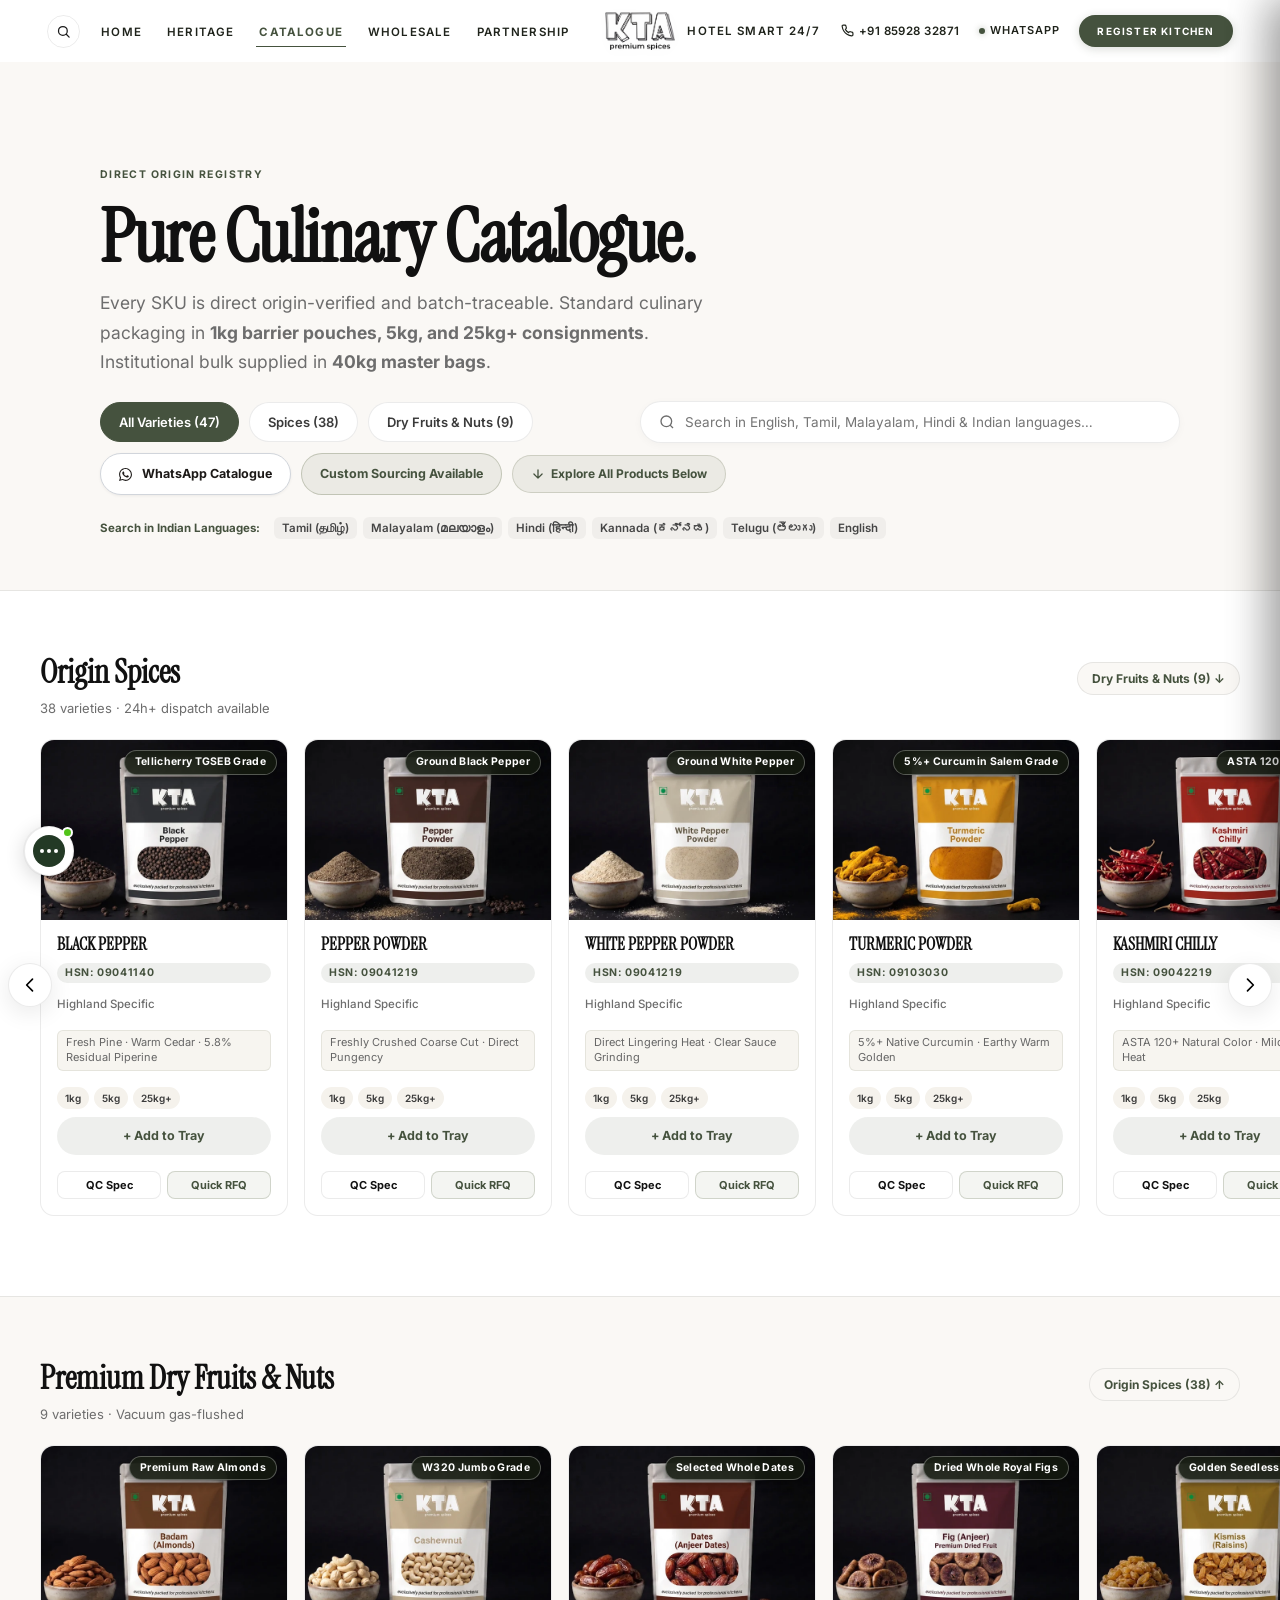
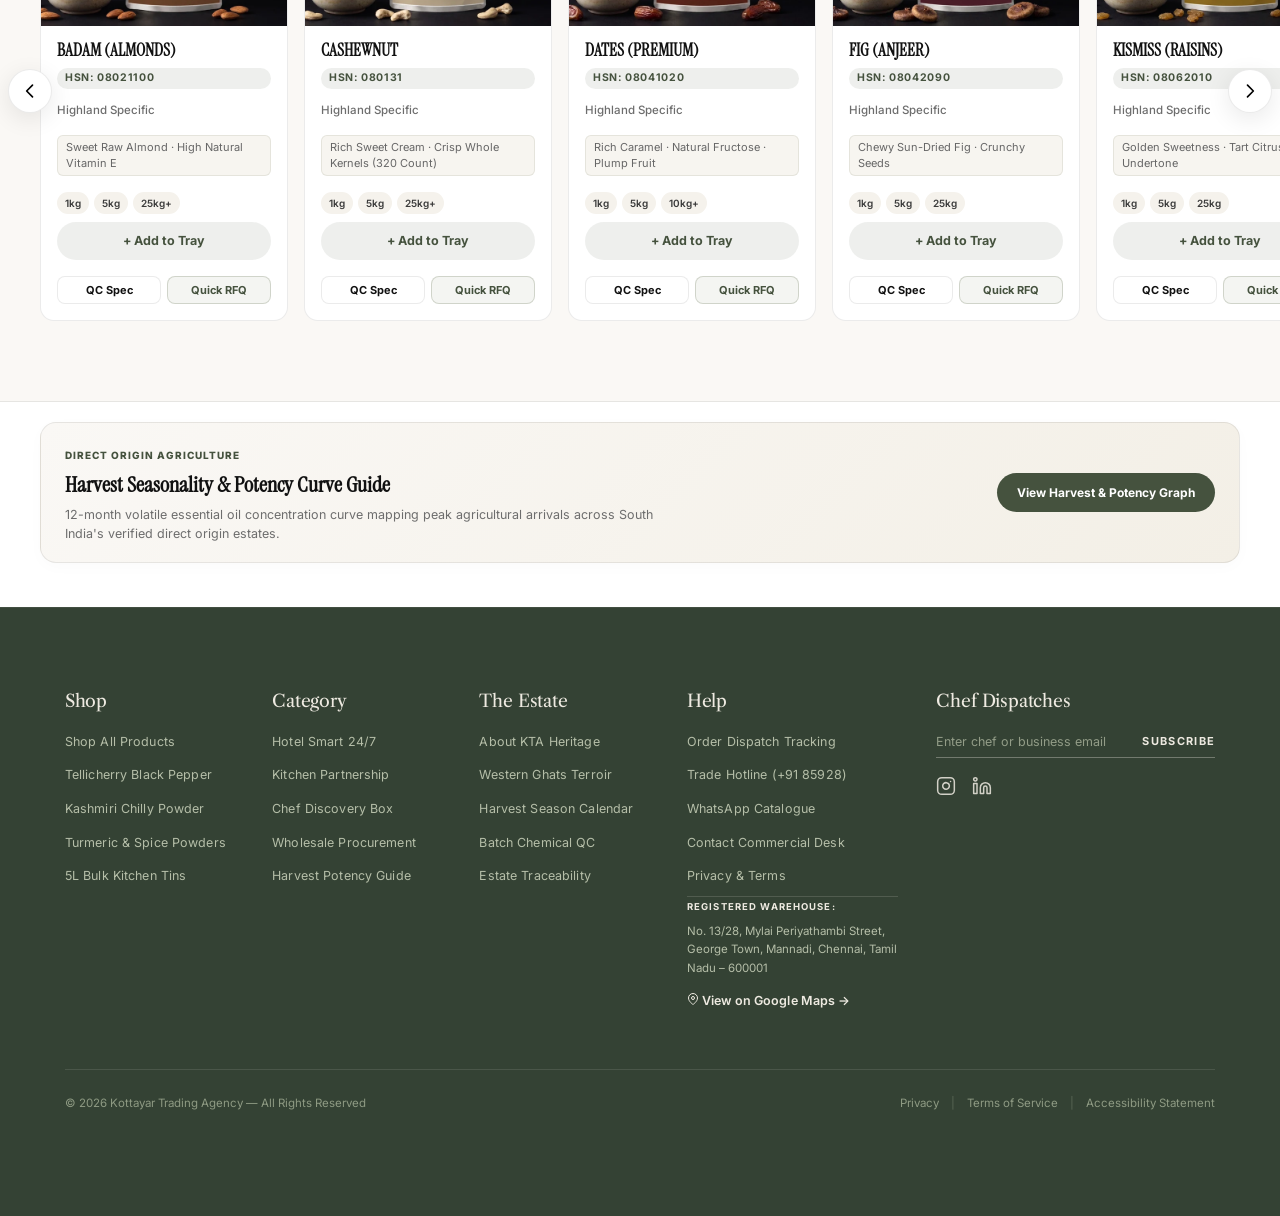
<file: catalogue.html>
<!DOCTYPE html>
<html lang="en">

<head>
  <meta charset="UTF-8">
  <meta name="viewport" content="width=device-width, initial-scale=1.0">
  <title>Origin Spices &amp; Premium Dry Fruits Catalogue — 37+ Single Origin SKUs | KTA Spices</title>
  <meta name="description"
    content="Explore 37+ single-origin certified Indian spices and premium dry fruits. Tellicherry black pepper, green cardamom, unbleached ginger, handpicked cloves, cashewnuts, and saffron. Request chef samples or instant bulk RFQ.">
  <meta name="keywords"
    content="single origin spices india, tellicherry black pepper TGSEB, alleppey cardamom 8mm, unbleached dry ginger, w320 cashewnuts, buy wholesale spices online, spices sample kit chef, fssai certified spices catalogue">
  <link rel="canonical" href="https://ktaspices.in/catalogue.html">

  <meta property="og:type" content="website">
  <meta property="og:title" content="Origin Spices &amp; Premium Dry Fruits Catalogue — KTA Spices">
  <meta property="og:description"
    content="37+ Single Origin Spices &amp; Premium Dry Fruits with QC laboratory specifications and 1-tap chef sample discovery tray.">
  <meta property="og:url" content="https://ktaspices.in/catalogue.html">
  <meta property="og:image" content="https://ktaspices.in/images/ktaouterlinelogo.png">

  <!-- JSON-LD Structured Data: Breadcrumb & ItemList -->
  <script type="application/ld+json">
  {
    "@context": "https://schema.org",
    "@type": "BreadcrumbList",
    "itemListElement": [
      { "@type": "ListItem", "position": 1, "name": "Home", "item": "https://ktaspices.in/" },
      { "@type": "ListItem", "position": 2, "name": "Catalogue", "item": "https://ktaspices.in/catalogue.html" }
    ]
  }
  </script>

  <link rel="preconnect" href="https://fonts.googleapis.com">
  <link rel="preconnect" href="https://fonts.gstatic.com" crossorigin>
  <link
    href="https://fonts.googleapis.com/css2?family=Libre+Caslon+Text:ital,wght@0,400;0,700;1,400&family=Instrument+Serif:ital,wght@0,400;0,700;1,400;1,700&family=Plus+Jakarta+Sans:ital,wght@0,400;0,500;0,600;0,700;0,800;1,400;1,500&family=Inter:wght@400;500;600;700&display=swap"
    rel="stylesheet">
  <link rel="stylesheet" href="shared.css?v=33">
  <style>
    .cat-section {
      padding: clamp(32px, 5vw, 60px) 0;
    }

    .cat-section.bg-cream {
      background: #faf8f5;
      border-top: 1px solid var(--border);
      border-bottom: 1px solid var(--border);
    }

    /* Sample Tray Drawer & Modal Overlay */
    .tray-backdrop {
      position: fixed;
      top: 0;
      left: 0;
      right: 0;
      bottom: 0;
      background: rgba(18, 24, 12, 0.55);
      backdrop-filter: blur(6px);
      -webkit-backdrop-filter: blur(6px);
      z-index: 99998 !important;
      opacity: 0;
      visibility: hidden;
      transition: opacity 0.3s ease, visibility 0.3s ease;
    }

    .tray-backdrop.active {
      opacity: 1;
      visibility: visible;
    }

    .tray-drawer {
      position: fixed;
      top: 0;
      right: 0;
      bottom: 0;
      width: min(440px, 94vw);
      background: #ffffff;
      z-index: 99999 !important;
      box-shadow: -10px 0 40px rgba(0, 0, 0, 0.25);
      display: flex;
      flex-direction: column;
      transform: translateX(100%);
      transition: transform 0.35s cubic-bezier(0.16, 1, 0.3, 1);
    }

    .tray-drawer.active {
      transform: translateX(0);
    }

    .tray-drawer-header {
      padding: 20px 24px;
      border-bottom: 1px solid var(--border);
      display: flex;
      align-items: center;
      justify-content: space-between;
      background: #faf8f5;
    }

    .tray-drawer-title {
      font-family: var(--font-display);
      font-size: 20px;
      font-weight: 700;
      color: var(--ink);
    }

    .tray-drawer-sub {
      font-size: 12px;
      color: var(--muted);
      font-weight: 500;
      margin-top: 2px;
    }

    .tray-close-btn {
      background: #ebe6df;
      border: none;
      width: 34px;
      height: 34px;
      border-radius: 50%;
      cursor: pointer;
      display: flex;
      align-items: center;
      justify-content: center;
      font-size: 15px;
      color: var(--ink);
      transition: background .2s, transform .2s;
    }

    .tray-close-btn:hover {
      background: #ded7ce;
      transform: scale(1.05);
    }

    .tray-drawer-body {
      flex: 1;
      overflow-y: auto;
      padding: 20px 24px;
      display: flex;
      flex-direction: column;
      gap: 12px;
    }

    .tray-item-row {
      display: flex;
      align-items: center;
      gap: 14px;
      padding: 10px 14px;
      border: 1px solid var(--border);
      border-radius: 14px;
      background: #faf8f5;
      transition: transform .2s, box-shadow .2s;
    }

    .tray-item-row:hover {
      transform: translateY(-1px);
      box-shadow: 0 4px 14px rgba(0, 0, 0, 0.05);
    }

    .tray-item-thumb {
      width: 48px;
      height: 48px;
      border-radius: 10px;
      overflow: hidden;
      background: #111;
      flex-shrink: 0;
      display: flex;
      align-items: center;
      justify-content: center;
    }

    .tray-item-thumb img {
      width: 100%;
      height: 100%;
      object-fit: cover;
    }

    .tray-item-info {
      flex: 1;
      min-width: 0;
    }

    .tray-item-name {
      font-size: 13.5px;
      font-weight: 700;
      color: var(--ink);
      line-height: 1.2;
      white-space: nowrap;
      overflow: hidden;
      text-overflow: ellipsis;
    }

    .tray-item-spec {
      font-size: 11px;
      color: var(--muted);
      margin-top: 2px;
    }

    .tray-item-remove {
      background: none;
      border: none;
      color: #a8a8a8;
      font-size: 18px;
      cursor: pointer;
      padding: 6px;
      border-radius: 6px;
      line-height: 1;
      transition: color .2s;
    }

    .tray-item-remove:hover {
      color: #c82020;
    }

    .tray-drawer-footer {
      padding: 20px 24px;
      border-top: 1px solid var(--border);
      background: #ffffff;
    }

    .tray-empty-msg {
      text-align: center;
      padding: 48px 16px;
      color: var(--muted);
      font-size: 13.5px;
      line-height: 1.6;
    }

    .cat-hero {
      padding: clamp(120px, 15vw, 160px) 0 clamp(28px, 4vw, 52px);
      border-bottom: 1px solid var(--border);
      background: #faf8f5;
    }

    .filter-bar {
      display: flex;
      align-items: center;
      gap: 10px;
      flex-wrap: wrap;
      margin-top: 24px;
    }

    .filter-chip {
      padding: 9px 18px;
      border-radius: var(--radius-pill);
      font-size: 13px;
      font-weight: 600;
      border: 1.5px solid var(--border);
      background: var(--white);
      color: var(--ink-mid);
      cursor: pointer;
      min-height: 40px;
      transition: background .2s, border-color .2s, color .2s;
    }

    .filter-chip.active,
    .filter-chip:hover {
      background: var(--olive);
      border-color: var(--olive);
      color: #fff;
    }

    .cat-search {
      display: flex;
      align-items: center;
      gap: 10px;
      padding: 9px 18px;
      border-radius: var(--radius-pill);
      border: 1.5px solid var(--border);
      background: var(--white);
      margin-left: auto;
      min-height: 42px;
      min-width: clamp(340px, 36vw, 520px);
      flex: 1 1 auto;
      max-width: 540px;
      box-shadow: 0 2px 8px rgba(0, 0, 0, 0.03);
      transition: border-color 0.2s, box-shadow 0.2s;
    }

    .cat-search:focus-within {
      border-color: var(--olive);
      box-shadow: 0 0 0 3px rgba(67, 81, 40, 0.12);
    }

    .cat-search input {
      border: none;
      outline: none;
      font-size: 13.5px;
      font-family: var(--font-body);
      color: var(--ink);
      background: transparent;
      width: 100%;
      min-width: 260px;
    }

    .cat-custom-sourcing-chip {
      display: inline-flex;
      align-items: center;
      gap: 6px;
      padding: 9px 18px;
      border-radius: var(--radius-pill);
      font-size: 12.5px;
      font-weight: 700;
      background: rgba(67, 81, 40, 0.08);
      border: 1.5px solid rgba(67, 81, 40, 0.25);
      color: var(--olive);
      text-decoration: none;
      min-height: 42px;
      cursor: pointer;
      transition: all 0.2s ease;
      white-space: nowrap;
    }

    .cat-custom-sourcing-chip:hover {
      background: var(--olive);
      border-color: var(--olive);
      color: #ffffff;
      transform: translateY(-1px);
      box-shadow: 0 4px 12px rgba(67, 81, 40, 0.2);
    }

    .cat-multilingual-hint {
      width: 100%;
      margin-top: 12px;
      font-size: 12px;
      color: #666;
      display: flex;
      align-items: center;
      gap: 6px;
      flex-wrap: wrap;
    }

    .cat-multilingual-hint span {
      background: rgba(0, 0, 0, 0.04);
      padding: 2px 8px;
      border-radius: 6px;
      font-size: 11.5px;
      font-weight: 600;
      color: #444;
    }

    .cat-search svg {
      width: 16px;
      height: 16px;
      stroke: var(--muted);
      flex-shrink: 0;
    }

    .row-header {
      display: flex;
      align-items: baseline;
      justify-content: space-between;
      margin-bottom: 12px;
      padding: 0 clamp(16px, 4vw, 40px);
    }

    .row-title {
      font-family: var(--font-display);
      font-size: clamp(24px, 3.5vw, 32px);
      font-weight: 700;
      color: var(--ink);
    }

    .row-count {
      font-size: 13px;
      color: var(--muted);
    }

    .cat-section {
      padding: clamp(36px, 6vw, 56px) 0;
    }

    @media(max-width: 768px) {
      .cat-search {
        margin-left: 0;
        width: 100%;
        min-width: 100%;
        max-width: 100%;
        margin-top: 6px;
      }

      .cat-search input {
        width: 100%;
        min-width: 0;
      }

      .cat-custom-sourcing-chip {
        width: 100%;
        justify-content: center;
      }
    }

    .product-card-hsn {
      font-size: 10.5px;
      font-weight: 700;
      letter-spacing: 0.06em;
      color: var(--olive);
      background: var(--olive-faint);
      padding: 2px 8px;
      border-radius: 999px;
      display: inline-block;
      margin-bottom: 4px;
    }

    .product-card-origin {
      font-size: 11.5px;
      color: var(--muted);
      font-weight: 500;
      margin-bottom: 2px;
    }

    /* Custom Sourcing & Out-of-Catalogue Banner */
    .cat-custom-sourcing-banner {
      background: linear-gradient(135deg, #fcfbf9 0%, #f4f7ee 100%);
      border: 1.5px solid rgba(67, 81, 40, 0.22);
      border-radius: 18px;
      padding: 22px 26px;
      margin: 20px clamp(16px, 4vw, 40px) 28px;
      display: flex;
      justify-content: space-between;
      align-items: center;
      gap: 20px;
      box-shadow: 0 4px 20px rgba(67, 81, 40, 0.05);
    }

    .ccsb-left {
      max-width: 680px;
    }

    .ccsb-badge {
      font-size: 10px;
      font-weight: 800;
      letter-spacing: 0.12em;
      text-transform: uppercase;
      color: var(--olive);
      background: rgba(67, 81, 40, 0.10);
      padding: 3px 10px;
      border-radius: 999px;
      display: inline-block;
      margin-bottom: 6px;
    }

    .ccsb-title {
      font-family: var(--font-display);
      font-size: 20px;
      font-weight: 700;
      color: var(--ink);
      margin-bottom: 4px;
    }

    .ccsb-desc {
      font-size: 13px;
      color: #555555;
      line-height: 1.5;
    }

    .ccsb-wa-btn {
      display: inline-flex;
      align-items: center;
      gap: 8px;
      padding: 12px 24px;
      border-radius: 999px;
      background: var(--olive);
      color: #ffffff;
      font-size: 13px;
      font-weight: 700;
      text-decoration: none;
      box-shadow: 0 4px 16px rgba(43, 57, 23, 0.25);
      flex-shrink: 0;
      transition: transform 0.2s ease;
    }

    .ccsb-wa-btn:hover {
      transform: translateY(-2px);
      box-shadow: 0 6px 20px rgba(37, 211, 102, 0.45);
    }

    /* Instant Live Search Results Grid */
    .cat-search-results-sec {
      padding: 10px clamp(16px, 4vw, 40px) 30px;
    }

    .cat-search-results-header {
      display: flex;
      align-items: baseline;
      justify-content: space-between;
      flex-wrap: wrap;
      gap: 10px;
      margin-bottom: 18px;
      padding-bottom: 10px;
      border-bottom: 1px solid var(--border);
    }

    .cat-search-results-title {
      font-family: var(--font-display);
      font-size: clamp(18px, 2.4vw, 24px);
      font-weight: 700;
      color: var(--ink);
    }

    .cat-search-results-count {
      font-size: 12.5px;
      font-weight: 700;
      color: var(--olive);
      background: rgba(67, 81, 40, 0.09);
      padding: 4px 12px;
      border-radius: 999px;
    }

    .cat-search-results-grid {
      display: grid;
      grid-template-columns: repeat(auto-fill, minmax(210px, 1fr));
      gap: clamp(14px, 2vw, 22px);
    }

    .cat-search-results-grid .product-card {
      width: 100% !important;
      flex-shrink: 1 !important;
    }

    /* Harvest Guide Link Banner */
    .cat-harvest-banner-sec {
      padding: 0 clamp(16px, 4vw, 40px) 24px;
    }

    .cat-harvest-banner {
      background: linear-gradient(135deg, #faf8f5 0%, #f3efe6 100%);
      border: 1px solid var(--border);
      border-radius: 16px;
      padding: 18px 24px;
      display: flex;
      align-items: center;
      justify-content: space-between;
      flex-wrap: wrap;
      gap: 16px;
      box-shadow: 0 4px 16px rgba(0, 0, 0, 0.02);
    }

    .chb-left {
      max-width: 620px;
    }

    .chb-badge {
      font-size: 10px;
      font-weight: 800;
      letter-spacing: 0.1em;
      text-transform: uppercase;
      color: var(--olive);
      margin-bottom: 4px;
      display: inline-block;
    }

    .chb-title {
      font-family: var(--font-display);
      font-size: clamp(17px, 2.2vw, 22px);
      font-weight: 700;
      color: var(--ink);
      margin-bottom: 4px;
    }

    .chb-desc {
      font-size: 12.5px;
      color: var(--muted);
      line-height: 1.5;
    }

    .chb-action-btn {
      display: inline-flex;
      align-items: center;
      gap: 6px;
      padding: 10px 20px;
      background: var(--olive);
      color: #fff;
      font-size: 12px;
      font-weight: 700;
      border-radius: 999px;
      text-decoration: none;
      transition: all 0.2s ease;
      white-space: nowrap;
    }

    .chb-action-btn:hover {
      background: #354020;
      transform: translateY(-1px);
    }
  
    /* Quick Jump & Scroll UX Helpers */
    .cat-jump-down-btn {
      display: inline-flex;
      align-items: center;
      gap: 6px;
      padding: 8px 18px;
      font-size: 12px;
      font-weight: 700;
      color: var(--olive);
      background: rgba(67, 81, 40, 0.08);
      border: 1px solid rgba(67, 81, 40, 0.18);
      border-radius: 999px;
      text-decoration: none;
      transition: all 0.2s ease;
      cursor: pointer;
    }
    .cat-jump-down-btn:hover {
      background: var(--olive);
      color: #ffffff;
      border-color: var(--olive);
      transform: translateY(1px);
    }
    .cat-row-jump-link {
      font-size: 12px;
      font-weight: 700;
      color: var(--olive);
      text-decoration: none;
      display: inline-flex;
      align-items: center;
      gap: 5px;
      padding: 6px 14px;
      background: #faf8f5;
      border: 1px solid var(--border);
      border-radius: 999px;
      transition: all 0.2s ease;
    }
    .cat-row-jump-link:hover {
      background: var(--olive);
      color: #ffffff;
      border-color: var(--olive);
    }
    .cat-floating-nav-btn {
      position: fixed;
      bottom: 24px;
      left: 24px;
      z-index: 1040;
      display: none;
      align-items: center;
      gap: 8px;
      padding: 10px 18px;
      background: #ffffff;
      color: var(--ink);
      border: 1px solid rgba(0, 0, 0, 0.12);
      border-radius: 999px;
      font-size: 12px;
      font-weight: 700;
      box-shadow: 0 8px 24px rgba(0, 0, 0, 0.12);
      cursor: pointer;
      transition: all 0.25s cubic-bezier(0.16, 1, 0.3, 1);
      font-family: inherit;
    }
    .cat-floating-nav-btn:hover {
      background: var(--olive);
      color: #ffffff;
      border-color: var(--olive);
      transform: translateY(-2px);
      box-shadow: 0 10px 28px rgba(67, 81, 40, 0.25);
    }

  </style>
</head>

<body>

  <!-- ══════════════════════════════════
       UNIFIED EDITORIAL NAVBAR
       ══════════════════════════════════ -->
  <nav class="home-nav" id="homeNav" aria-label="Main navigation">
    <div class="home-nav-inner">
      <!-- MOBILE LEFT (<= 992px) -->
      <div class="mobile-nav-left">
        <button class="mobile-nav-btn mobile-hamburger-btn" id="mobileHamburger" aria-label="Open menu">
          <svg class="mobile-nav-icon" viewBox="0 0 24 24" fill="none" stroke="currentColor" stroke-width="1.6"
            stroke-linecap="round" stroke-linejoin="round">
            <line x1="3" y1="6" x2="21" y2="6"></line>
            <line x1="3" y1="12" x2="21" y2="12"></line>
            <line x1="3" y1="18" x2="21" y2="18"></line>
          </svg>
        </button>
        <a href="tel:+918592832871" class="mobile-nav-btn mobile-call-btn" aria-label="Call Direct" title="Call Us">
          <svg class="mobile-nav-icon" viewBox="0 0 24 24" fill="none" stroke="currentColor" stroke-width="1.7"
            stroke-linecap="round" stroke-linejoin="round">
            <path
              d="M22 16.92v3a2 2 0 0 1-2.18 2 19.79 19.79 0 0 1-8.63-3.07 19.5 19.5 0 0 1-6-6 19.79 19.79 0 0 1-3.07-8.67A2 2 0 0 1 4.11 2h3a2 2 0 0 1 2 1.72 12.84 12.84 0 0 0 .7 2.81 2 2 0 0 1-.45 2.11L8.09 9.91a16 16 0 0 0 6 6l1.27-1.27a2 2 0 0 1 2.11-.45 12.84 12.84 0 0 0 2.81.7A2 2 0 0 1 22 16.92z">
            </path>
          </svg>
        </a>
      </div>

      <!-- DESKTOP LEFT LINKS (> 992px) -->
      <div class="desktop-nav-left">
        <button class="desktop-search-btn" id="desktopSearchBtn" aria-label="Search Spices &amp; Catalogue"
          title="Search Spices · Custom Sourcing Available">
          <svg viewBox="0 0 24 24" fill="none" stroke="currentColor" stroke-width="2" stroke-linecap="round"
            stroke-linejoin="round" style="width:15px;height:15px;">
            <circle cx="11" cy="11" r="7"></circle>
            <line x1="16.5" y1="16.5" x2="21" y2="21"></line>
          </svg>
        </button>
        <ul class="nav-links-left">
          <li><a href="index.html">HOME</a></li>
          <li><a href="heritage.html">HERITAGE</a></li>
          <li><a href="catalogue.html" class="active">CATALOGUE</a></li>
          <li><a href="wholesale.html">WHOLESALE</a></li>
          <li><a href="partnership.html">PARTNERSHIP</a></li>
        </ul>
      </div>

      <!-- CENTER BRAND LOGO (Desktop & Mobile) -->
      <a href="index.html" class="home-nav-logo" aria-label="KTA Spices Home">
        <img src="images/ktaouterlinelogo.png" alt="KTA Spices" class="home-nav-logo-img">
      </a>

      <!-- DESKTOP RIGHT ACTIONS (> 992px) -->
      <div class="desktop-nav-right">
        <a href="index.html#hotelSmart" class="nav-link-right">HOTEL SMART 24/7</a>
        <a href="tel:+918592832871" class="nav-phone-contact" title="Direct Phone Desk">
          <svg class="nav-phone-icon" viewBox="0 0 24 24" fill="none" stroke-width="2.2" stroke-linecap="round"
            stroke-linejoin="round">
            <path
              d="M22 16.92v3a2 2 0 0 1-2.18 2 19.79 19.79 0 0 1-8.63-3.07 19.5 19.5 0 0 1-6-6 19.79 19.79 0 0 1-3.07-8.67A2 2 0 0 1 4.11 2h3a2 2 0 0 1 2 1.72 12.84 12.84 0 0 0 .7 2.81 2 2 0 0 1-.45 2.11L8.09 9.91a16 16 0 0 0 6 6l1.27-1.27a2 2 0 0 1 2.11-.45 12.84 12.84 0 0 0 2.81.7A2 2 0 0 1 22 16.92z">
            </path>
          </svg>
          <span class="nav-phone-text">+91 85928 32871</span>
        </a>
        <a href="https://wa.me/918592832871?text=Hello%20KTA%20Trade%20Desk%2C%20I%20am%20reviewing%20your%20spice%20catalogue%20and%20would%20like%20to%20request%20samples%20and%20commercial%20lot%20pricing."
          target="_blank" rel="noopener" class="nav-quick-enquiry" title="WhatsApp Enquiry">
          <span class="nav-wa-dot"></span> WhatsApp
        </a>
        <a href="partnership.html#registerKitchen" class="nav-register-btn">REGISTER KITCHEN</a>
      </div>

      <!-- MOBILE RIGHT: WhatsApp & Three-Dots Menu -->
      <div class="mobile-nav-right">
        <a href="https://wa.me/918592832871?text=Hello%20KTA%20Trade%20Desk%2C%20I%20am%20reviewing%20your%20spice%20catalogue%20and%20would%20like%20to%20request%20samples%20and%20commercial%20lot%20pricing."
          target="_blank" rel="noopener" class="mobile-nav-btn mobile-wa-btn" aria-label="WhatsApp Enquiry"
          title="WhatsApp">
          <svg class="mobile-nav-icon" viewBox="0 0 24 24" fill="currentColor">
            <path
              d="M17.472 14.382c-.297-.149-1.758-.867-2.03-.967-.273-.099-.471-.148-.67.15-.197.297-.767.966-.94 1.164-.173.199-.347.223-.644.075-.297-.15-1.255-.463-2.39-1.475-.883-.788-1.48-1.761-1.653-2.059-.173-.297-.018-.458.13-.606.134-.133.298-.347.446-.52.149-.174.198-.298.298-.497.099-.198.05-.371-.025-.52-.075-.149-.669-1.612-.916-2.207-.242-.579-.487-.5-.669-.51-.173-.008-.371-.01-.57-.01-.198 0-.52.074-.792.372-.272.297-1.04 1.016-1.04 2.479 0 1.462 1.065 2.875 1.213 3.074.149.198 2.096 3.2 5.077 4.487.709.306 1.262.489 1.694.625.712.227 1.36.195 1.871.118.571-.085 1.758-.719 2.006-1.413.248-.694.248-1.289.173-1.413-.074-.124-.272-.198-.57-.347m-5.421 7.403h-.004a9.87 9.87 0 01-5.031-1.378l-.361-.214-3.741.982.998-3.648-.235-.374a9.86 9.86 0 01-1.51-5.26c.001-5.45 4.436-9.884 9.888-9.884 2.64 0 5.122 1.03 6.988 2.898a9.825 9.825 0 012.893 6.994c-.003 5.45-4.437 9.885-9.888 9.885m8.413-18.297A11.815 11.815 0 0012.05 0C5.495 0 .16 5.335.157 11.892c0 2.096.547 4.142 1.588 5.945L.057 24l6.305-1.654a11.882 11.882 0 005.683 1.448h.005c6.554 0 11.89-5.335 11.893-11.893a11.821 11.821 0 00-3.48-8.413z" />
          </svg>
        </a>
        <button class="mobile-nav-btn mobile-more-btn" id="mobileMoreBtn" aria-label="More options"
          title="More Options">
          <svg class="mobile-nav-icon" viewBox="0 0 24 24" fill="currentColor">
            <circle cx="12" cy="5" r="2"></circle>
            <circle cx="12" cy="12" r="2"></circle>
            <circle cx="12" cy="19" r="2"></circle>
          </svg>
        </button>
      </div>
    </div>
  </nav>

  <!-- Mobile Drawer -->
  <div class="mobile-overlay" id="mobileOverlay"></div>
  <div class="mobile-panel" id="mobilePanel">
    <div class="mobile-panel-head">
      <img src="images/ktaouterlinelogo.png" alt="KTA Spices">
      <button class="mobile-close" id="mobileClose">&times;</button>
    </div>
    <div class="mobile-links">
      <a href="index.html">HOME</a>
      <a href="heritage.html">HERITAGE</a>
      <a href="catalogue.html" style="color:var(--olive);font-weight:700">CATALOGUE</a>
      <a href="partnership.html">PARTNERSHIP</a>
      <a href="wholesale.html">WHOLESALE</a>
      <a href="index.html#hotelSmart">HOTEL SMART 24/7</a>
      <a href="tel:+918592832871" style="color: #435128; font-weight: 700;">Direct: +91 85928 32871</a>
      <a href="https://wa.me/918592832871?text=Hello%20KTA%20Trade%20Desk%2C%20I%20am%20reviewing%20your%20spice%20catalogue%20and%20would%20like%20to%20request%20samples%20and%20commercial%20lot%20pricing."
        target="_blank" rel="noopener" style="color: var(--olive); font-weight: 700;">WhatsApp Enquiry</a>
    </div>
    <a href="partnership.html#registerKitchen" class="nav-cta-btn" style="margin-top:16px;text-align:center">REGISTER
      KITCHEN</a>
  </div>

  <section class="cat-hero">
    <div class="container">
      <div data-reveal>
        <span class="eyebrow">Direct Origin Registry</span>
        <h1 class="display-xl" style="max-width:640px;margin-bottom:12px">Pure Culinary Catalogue.</h1>
        <p class="lead" style="max-width:620px">Every SKU is direct origin-verified and batch-traceable. Standard
          culinary packaging in <strong>1kg barrier pouches, 5kg, and 25kg+ consignments</strong>. Institutional bulk
          supplied in <strong>40kg master bags</strong>.</p>
      </div>
      <div class="filter-bar" data-reveal data-delay="1">
        <button class="filter-chip active" onclick="setFilter('all',this)">All Varieties (47)</button>
        <button class="filter-chip" onclick="setFilter('spice',this)">Spices (38)</button>
        <button class="filter-chip" onclick="setFilter('dry',this)">Dry Fruits &amp; Nuts (9)</button>
        <div class="cat-search">
          <svg viewBox="0 0 24 24" fill="none" stroke-width="2">
            <circle cx="11" cy="11" r="8" />
            <path d="m21 21-4.35-4.35" />
          </svg>
          <input type="text" id="catalogueSearchInput"
            placeholder="Search in English, Tamil, Malayalam, Hindi &amp; Indian languages…"
            oninput="doSearch(this.value)">
        </div>
        
        <a href="https://wa.me/c/918592832871" target="_blank" rel="noopener" class="cat-custom-sourcing-chip" style="background:#ffffff;color:#1c1917;border:1px solid #d1d5db;box-shadow:0 1px 3px rgba(0,0,0,0.06);" title="Open WhatsApp Business Catalogue">
          <svg viewBox="0 0 24 24" width="13" height="13" fill="currentColor" style="display:inline-block;vertical-align:-2px;margin-right:4px;">
            <path d="M17.472 14.382c-.297-.149-1.758-.867-2.03-.967-.273-.099-.471-.148-.67.15-.197.297-.767.966-.94 1.164-.173.199-.347.223-.644.075-.297-.15-1.255-.463-2.39-1.475-.883-.788-1.48-1.761-1.653-2.059-.173-.297-.018-.458.13-.606.134-.133.298-.347.446-.52.149-.174.198-.298.298-.497.099-.198.05-.371-.025-.52-.075-.149-.669-1.612-.916-2.207-.242-.579-.487-.5-.669-.51-.173-.008-.371-.01-.57-.01-.198 0-.52.074-.792.372-.272.297-1.04 1.016-1.04 2.479 0 1.462 1.065 2.875 1.213 3.074.149.198 2.096 3.2 5.077 4.487.709.306 1.262.489 1.694.625.712.227 1.36.195 1.871.118.571-.085 1.758-.719 2.006-1.413.248-.694.248-1.289.173-1.413-.074-.124-.272-.198-.57-.347m-5.421 7.403h-.004a9.87 9.87 0 01-5.031-1.378l-.361-.214-3.741.982.998-3.648-.235-.374a9.86 9.86 0 01-1.51-5.26c.001-5.45 4.436-9.884 9.888-9.884 2.64 0 5.122 1.03 6.988 2.898a9.825 9.825 0 012.893 6.994c-.003 5.45-4.437 9.885-9.888 9.885m8.413-18.297A11.815 11.815 0 0012.05 0C5.495 0 .16 5.335.157 11.892c0 2.096.547 4.142 1.588 5.945L.057 24l6.305-1.654a11.882 11.882 0 005.683 1.448h.005c6.554 0 11.89-5.335 11.893-11.893a11.821 11.821 0 00-3.48-8.413z"/>
          </svg>
          <span>WhatsApp Catalogue</span>
        </a>

        <a href="https://wa.me/918592832871?text=Hello%20KTA%20Trade%20Desk%2C%20I%20am%20looking%20for%20Custom%20Sourcing%20%2F%20Agricultural%20Procurement%20for%20our%20commercial%20kitchen.%20Please%20advise%20on%20grade%20availability%2C%20minimums%2C%20and%20lot%20pricing."
          target="_blank" rel="noopener" class="cat-custom-sourcing-chip" title="Custom Sourcing Available">
          <span>Custom Sourcing Available</span>
        </a>
        <a href="#spicesSec" class="cat-jump-down-btn" id="catJumpToProducts" onclick="event.preventDefault();document.getElementById('spicesSec').scrollIntoView({behavior:'smooth'});">
          <svg width="14" height="14" viewBox="0 0 24 24" fill="none" stroke="currentColor" stroke-width="2.2" stroke-linecap="round" stroke-linejoin="round">
            <path d="M12 5v14M19 12l-7 7-7-7"/>
          </svg>
          Explore All Products Below
        </a>
        <div class="cat-multilingual-hint">
          <span style="background:transparent;padding-left:0;font-weight:700;color:var(--olive);">Search in Indian
            Languages:</span>
          <span>Tamil (தமிழ்)</span>
          <span>Malayalam (മലയാളം)</span>
          <span>Hindi (हिन्दी)</span>
          <span>Kannada (ಕನ್ನಡ)</span>
          <span>Telugu (తెలుగు)</span>
          <span>English</span>
        </div>
      </div>
    </div>
  </section>

  <!-- ── Instant Search Results Grid (Populates immediately upon typing) ── -->
  <section class="cat-search-results-sec" id="catSearchResultsSec" style="display:none;">
    <div class="cat-search-results-header">
      <div class="cat-search-results-title" id="catSearchResultsTitle">Search Results</div>
      <div class="cat-search-results-count" id="catSearchResultsCount">0 Varieties Found</div>
    </div>
    <div class="cat-search-results-grid" id="catSearchResultsGrid"></div>
  </section>

  <!-- Dynamic Search & Custom Sourcing Feedback Banner -->
  <div id="catSearchFeedback" style="display:none;"></div>

  <!-- ── 1. Origin Spices Section (Positioned Directly Above) ── -->
  <section class="cat-section" id="spicesSec">
    <div class="row-header">
      <div>
        <div class="row-title">Origin Spices</div>
        <div class="row-count">38 varieties · 24h+ dispatch available</div>
      </div>
      <a href="#drySec" class="cat-row-jump-link" onclick="event.preventDefault();document.getElementById('drySec').scrollIntoView({behavior:'smooth'});">
        Dry Fruits &amp; Nuts (9) ↓
      </a>
    </div>
    <div class="scroll-row-wrap">
      <button class="scroll-arrow arrow-prev" onclick="scrollRow('spicesRow',-1)" aria-label="Previous">
        <svg viewBox="0 0 24 24" fill="none" stroke="currentColor">
          <path stroke-linecap="round" stroke-linejoin="round" d="M15 19l-7-7 7-7" />
        </svg>
      </button>
      <div class="scroll-row" id="spicesRow"></div>
      <button class="scroll-arrow arrow-next" onclick="scrollRow('spicesRow',1)" aria-label="Next">
        <svg viewBox="0 0 24 24" fill="none" stroke="currentColor">
          <path stroke-linecap="round" stroke-linejoin="round" d="M9 5l7 7-7 7" />
        </svg>
      </button>
    </div>
  </section>

  <!-- ── 2. Premium Dry Fruits & Nuts Section ── -->
  <section class="cat-section bg-cream" id="drySec">
    <div class="row-header">
      <div>
        <div class="row-title">Premium Dry Fruits &amp; Nuts</div>
        <div class="row-count">9 varieties · Vacuum gas-flushed</div>
      </div>
      <a href="#spicesSec" class="cat-row-jump-link" onclick="event.preventDefault();document.getElementById('spicesSec').scrollIntoView({behavior:'smooth'});">
        Origin Spices (38) ↑
      </a>
    </div>
    <div class="scroll-row-wrap">
      <button class="scroll-arrow arrow-prev" onclick="scrollRow('dryRow',-1)" aria-label="Previous">
        <svg viewBox="0 0 24 24" fill="none" stroke="currentColor">
          <path stroke-linecap="round" stroke-linejoin="round" d="M15 19l-7-7 7-7" />
        </svg>
      </button>
      <div class="scroll-row" id="dryRow"></div>
      <button class="scroll-arrow arrow-next" onclick="scrollRow('dryRow',1)" aria-label="Next">
        <svg viewBox="0 0 24 24" fill="none" stroke="currentColor">
          <path stroke-linecap="round" stroke-linejoin="round" d="M9 5l7 7-7 7" />
        </svg>
      </button>
    </div>
  </section>

  <!-- ── 3. Direct Origin Harvest Seasonality Guide Banner (Positioned Directly Below Products) ── -->
  <section class="cat-harvest-banner-sec" id="catHarvestBannerSec" style="margin-top:20px;margin-bottom:20px">
    <div class="cat-harvest-banner">
      <div class="chb-left">
        <span class="chb-badge">Direct Origin Agriculture</span>
        <h2 class="chb-title">Harvest Seasonality &amp; Potency Curve Guide</h2>
        <p class="chb-desc">12-month volatile essential oil concentration curve mapping peak agricultural arrivals across South India's verified direct origin estates.</p>
      </div>
      <a href="harvest.html" class="chb-action-btn">View Harvest &amp; Potency Graph</a>
    </div>
  </section>

  <button id="catScrollTopBtn" class="cat-floating-nav-btn" onclick="window.scrollTo({top:0,behavior:'smooth'})" aria-label="Scroll back to top and filter options">
    <svg width="15" height="15" viewBox="0 0 24 24" fill="none" stroke="currentColor" stroke-width="2.2" stroke-linecap="round" stroke-linejoin="round">
      <path d="M12 19V5M5 12l7-7 7 7"/>
    </svg>
    <span>Top &amp; Filters</span>
  </button>

  <div class="sample-tray" id="sampleTray" onclick="openTrayDrawer()" role="button" aria-label="Open Sample Tray"
    style="display:none">
    <svg width="18" height="18" viewBox="0 0 24 24" fill="none" stroke="currentColor" stroke-width="2">
      <path stroke-linecap="round" stroke-linejoin="round"
        d="M3 3h2l.4 2M7 13h10l4-8H5.4M7 13L5.4 5M7 13l-2.293 2.293c-.63.63-.184 1.707.707 1.707H17m0 0a2 2 0 100 4 2 2 0 000-4zm-8 2a2 2 0 11-4 0 2 2 0 014 0z" />
    </svg>
    Sample Tray
    <div class="tray-count" id="trayCount">0</div>
  </div>

  <div class="tray-backdrop" id="trayBackdrop" onclick="closeTrayDrawer()"></div>
  <div class="tray-drawer" id="trayDrawer">
    <div class="tray-drawer-header">
      <div>
        <div class="tray-drawer-title">Sample Tray Discovery Kit</div>
        <div class="tray-drawer-sub" id="trayDrawerSub">0 Varieties Selected (1kg Standard Samples)</div>
      </div>
      <button class="tray-close-btn" onclick="closeTrayDrawer()" aria-label="Close Sample Tray">&times;</button>
    </div>
    <div class="tray-drawer-body" id="trayDrawerBody"></div>
    <div class="tray-drawer-footer">
      <div style="margin-bottom:10px">
        <label for="trayChefName"
          style="font-size:12px;font-weight:700;color:var(--ink);display:block;margin-bottom:4px">Chef / Property
          Name</label>
        <input type="text" id="trayChefName" placeholder="e.g. Executive Chef / Hotel Leela"
          style="width:100%;padding:10px 14px;border-radius:10px;border:1px solid var(--border);font-size:13px;outline:none;background:#faf8f5;">
      </div>
      <div style="margin-bottom:14px">
        <label for="trayPhone"
          style="font-size:12px;font-weight:700;color:var(--ink);display:block;margin-bottom:4px">WhatsApp / Phone
          Contact</label>
        <input type="tel" id="trayPhone" placeholder="e.g. +91 98765 43210"
          style="width:100%;padding:10px 14px;border-radius:10px;border:1px solid var(--border);font-size:13px;outline:none;background:#faf8f5;">
      </div>
      <button class="btn btn-primary" onclick="submitTrayToWhatsApp()"
        style="width:100%;justify-content:center;background:#2b3917;border-color:#2b3917;color:#fff;font-weight:700;padding:14px;border-radius:999px;font-size:13.5px;box-shadow:0 6px 20px rgba(43,57,23,0.25);display:flex;align-items:center;gap:8px">
        <svg width="16" height="16" viewBox="0 0 24 24" fill="currentColor">
          <path
            d="M17.472 14.382c-.297-.149-1.758-.867-2.03-.967-.273-.099-.471-.148-.67.15-.197.297-.767.966-.94 1.164-.173.199-.347.223-.644.075-.297-.15-1.255-.463-2.39-1.475-.883-.788-1.48-1.761-1.653-2.059-.173-.297-.018-.458.13-.606.134-.133.298-.347.446-.52.149-.174.198-.298.298-.497.099-.198.05-.371-.025-.52-.075-.149-.669-1.612-.916-2.207-.242-.579-.487-.5-.669-.51-.173-.008-.371-.01-.57-.01-.198 0-.52.074-.792.372-.272.297-1.04 1.016-1.04 2.479 0 1.462 1.065 2.875 1.213 3.074.149.198 2.096 3.2 5.077 4.487.709.306 1.262.489 1.694.625.712.227 1.36.195 1.871.118.571-.085 1.758-.719 2.006-1.413.248-.694.248-1.289.173-1.413-.074-.124-.272-.198-.57-.347m-5.421 7.403h-.004a9.87 9.87 0 01-5.031-1.378l-.361-.214-3.741.982.998-3.648-.235-.374a9.86 9.86 0 01-1.51-5.26c.001-5.45 4.436-9.884 9.888-9.884 2.64 0 5.122 1.03 6.988 2.898a9.825 9.825 0 012.893 6.994c-.003 5.45-4.437 9.885-9.888 9.885m8.413-18.297A11.815 11.815 0 0012.05 0C5.495 0 .16 5.335.157 11.892c0 2.096.547 4.142 1.588 5.945L.057 24l6.305-1.654a11.882 11.882 0 005.683 1.448h.005c6.554 0 11.89-5.335 11.893-11.893a11.821 11.821 0 00-3.48-8.413z" />
        </svg>
        Submit Sample Request on WhatsApp
      </button>
      <div style="display:flex;justify-content:space-between;align-items:center;margin-top:12px">
        <button onclick="clearAllTray()"
          style="background:none;border:none;color:var(--muted);font-size:12px;cursor:pointer;text-decoration:underline;">Clear
          Tray</button>
        <span style="font-size:11.5px;color:var(--olive);font-weight:600">Complimentary Discovery Kit</span>
      </div>
    </div>
  </div>

  <!-- ══════════════════════════════════
       ESTATE LUXURY DARK FOOTER
       ══════════════════════════════════ -->
  <footer class="estate-dark-footer">
    <div class="estate-footer-container">
      <div class="estate-footer-grid">
        <!-- Col 1: Shop -->
        <div class="ef-nav-col">
          <h4 class="ef-nav-title">Shop</h4>
          <ul class="ef-nav-links">
            <li><a href="catalogue.html">Shop All Products</a></li>
            <li><a href="catalogue.html?q=pepper">Tellicherry Black Pepper</a></li>
            <li><a href="catalogue.html?q=chilly">Kashmiri Chilly Powder</a></li>
            <li><a href="catalogue.html?q=powder">Turmeric &amp; Spice Powders</a></li>
            <li><a href="wholesale.html">5L Bulk Kitchen Tins</a></li>
          </ul>
        </div>

        <!-- Col 2: Category -->
        <div class="ef-nav-col">
          <h4 class="ef-nav-title">Category</h4>
          <ul class="ef-nav-links">
            <li><a href="hotel-smart.html">Hotel Smart 24/7</a></li>
            <li><a href="partnership.html">Kitchen Partnership</a></li>
            <li><a href="partnership.html#chefWelcome">Chef Discovery Box</a></li>
            <li><a href="wholesale.html">Wholesale Procurement</a></li>
            <li><a href="harvest.html">Harvest Potency Guide</a></li>
          </ul>
        </div>

        <!-- Col 3: The Estate -->
        <div class="ef-nav-col">
          <h4 class="ef-nav-title">The Estate</h4>
          <ul class="ef-nav-links">
            <li><a href="heritage.html">About KTA Heritage</a></li>
            <li><a href="heritage.html#highlands">Western Ghats Terroir</a></li>
            <li><a href="harvest.html">Harvest Season Calendar</a></li>
            <li><a href="wholesale.html#qc">Batch Chemical QC</a></li>
            <li><a href="heritage.html#traceability">Estate Traceability</a></li>
          </ul>
        </div>

        <!-- Col 4: Help & Address -->
        <div class="ef-nav-col">
          <h4 class="ef-nav-title">Help</h4>
          <ul class="ef-nav-links">
            <li><a href="hotel-smart.html">Order Dispatch Tracking</a></li>
            <li><a href="tel:+918592832871">Trade Hotline (+91 85928)</a></li>
            <li><a href="https://wa.me/c/918592832871" target="_blank" rel="noopener">WhatsApp Catalogue</a></li>
            <li><a href="contact.html">Contact Commercial Desk</a></li>
            <li><a href="privacy.html">Privacy &amp; Terms</a></li>
            <li class="ef-address-wrap">
              <span class="ef-address-tag">REGISTERED WAREHOUSE:</span>
              <p class="ef-address-text">
                No. 13/28, Mylai Periyathambi Street, George Town, Mannadi, Chennai, Tamil Nadu – 600001
              </p>
              <a href="https://maps.google.com/?q=No.+13/28,+Mylai+Periyathambi+Street,+George+Town,+Mannadi,+Chennai,+Tamil+Nadu+600001" target="_blank" rel="noopener" class="ef-map-link">
                <svg width="12" height="12" viewBox="0 0 24 24" fill="none" stroke="currentColor" stroke-width="2"><path d="M21 10c0 7-9 13-9 13s-9-6-9-13a9 9 0 0 1 18 0z"/><circle cx="12" cy="10" r="3"/></svg>
                View on Google Maps &rarr;
              </a>
            </li>
          </ul>
        </div>

        <!-- Col 5: Chef Dispatches -->
        <div class="ef-newsletter-col">
          <h4 class="ef-nav-title">Chef Dispatches</h4>
          <form class="ef-subscribe-form" onsubmit="handleFooterSubscribe(event)">
            <input type="email" placeholder="Enter chef or business email" class="ef-subscribe-input" required aria-label="Email for Chef Dispatches">
            <button type="submit" class="ef-subscribe-btn">SUBSCRIBE</button>
          </form>
          
          <div class="ef-social-row">
            <!-- Instagram -->
            <a href="https://instagram.com" target="_blank" rel="noopener" class="ef-social-link" aria-label="Instagram">
              <svg width="20" height="20" viewBox="0 0 24 24" fill="none" stroke="currentColor" stroke-width="1.8" stroke-linecap="round" stroke-linejoin="round">
                <rect x="2" y="2" width="20" height="20" rx="5" ry="5"/>
                <path d="M16 11.37A4 4 0 1 1 12.63 8 4 4 0 0 1 16 11.37z"/>
                <line x1="17.5" y1="6.5" x2="17.51" y2="6.5"/>
              </svg>
            </a>
            <!-- LinkedIn -->
            <a href="https://linkedin.com" target="_blank" rel="noopener" class="ef-social-link" aria-label="LinkedIn">
              <svg width="20" height="20" viewBox="0 0 24 24" fill="none" stroke="currentColor" stroke-width="1.8" stroke-linecap="round" stroke-linejoin="round">
                <path d="M16 8a6 6 0 0 1 6 6v7h-4v-7a2 2 0 0 0-2-2 2 2 0 0 0-2 2v7h-4v-7a6 6 0 0 1 6-6z"/>
                <rect x="2" y="9" width="4" height="12"/>
                <circle cx="4" cy="4" r="2"/>
              </svg>
            </a>
          </div>
        </div>
      </div>

      <!-- Bottom Bar -->
      <div class="estate-footer-bottom">
        <div class="ef-bottom-copy">
          &copy; 2026 Kottayar Trading Agency &mdash; All Rights Reserved
        </div>
        <div class="ef-bottom-links">
          <a href="privacy.html">Privacy</a>
          <span class="ef-sep">|</span>
          <a href="privacy.html#terms">Terms of Service</a>
          <span class="ef-sep">|</span>
          <a href="contact.html">Accessibility Statement</a>
        </div>
      </div>
    </div>
  </footer>


  <script src="shared.js?v=33"></script>
  <script>
    var SPICES = [
      {
        "n": "BLACK PEPPER",
        "hsn": "09041140",
        "o": "Highland Specific",
        "g": "Tellicherry TGSEB Grade",
        "s": [
          "1kg",
          "5kg",
          "25kg+"
        ],
        "bg": "linear-gradient(135deg,#2d1a0e,#6b3c1a)",
        "img": "images/images/BlackPepper.webp",
        "aroma": "Fresh Pine · Warm Cedar · 5.8% Residual Piperine"
      },
      {
        "n": "PEPPER POWDER",
        "hsn": "09041219",
        "o": "Highland Specific",
        "g": "Ground Black Pepper",
        "s": [
          "1kg",
          "5kg",
          "25kg+"
        ],
        "bg": "linear-gradient(135deg,#2d2010,#5a4030)",
        "img": "images/images/pepperpowder.webp",
        "aroma": "Freshly Crushed Coarse Cut · Direct Pungency"
      },
      {
        "n": "WHITE PEPPER POWDER",
        "hsn": "09041219",
        "o": "Highland Specific",
        "g": "Ground White Pepper",
        "s": [
          "1kg",
          "5kg",
          "25kg+"
        ],
        "bg": "linear-gradient(135deg,#c0b8a0,#ddd8c0)",
        "img": "images/images/whitepepper.webp",
        "aroma": "Direct Lingering Heat · Clear Sauce Grinding"
      },
      {
        "n": "TURMERIC POWDER",
        "hsn": "09103030",
        "o": "Highland Specific",
        "g": "5%+ Curcumin Salem Grade",
        "s": [
          "1kg",
          "5kg",
          "25kg+"
        ],
        "bg": "linear-gradient(135deg,#9a6800,#e0a000)",
        "img": "images/images/turmericpowder.webp",
        "aroma": "5%+ Native Curcumin · Earthy Warm Golden"
      },
      {
        "n": "KASHMIRI CHILLY",
        "hsn": "09042219",
        "o": "Highland Specific",
        "g": "ASTA 120+ Grade",
        "s": [
          "1kg",
          "5kg",
          "25kg"
        ],
        "bg": "linear-gradient(135deg,#6a0808,#b81c1c)",
        "img": "images/images/KashmiriChilly.webp",
        "aroma": "ASTA 120+ Natural Color · Mild Fruit Heat"
      },
      {
        "n": "GUNTUR CHILLY",
        "hsn": "09042219",
        "o": "Highland Specific",
        "g": "Guntur S4 Stemless",
        "s": [
          "1kg",
          "5kg",
          "25kg+"
        ],
        "bg": "linear-gradient(135deg,#8a1000,#c83010)",
        "img": "images/images/GunturChilly.webp",
        "aroma": "High Scoville Heat (35K+ SHU) · Bright Scarlet"
      },
      {
        "n": "GREEN CARDAMOM",
        "hsn": "09083140",
        "o": "Highland Specific",
        "g": "Alleppey 8mm+ Extra Bold",
        "s": [
          "1kg",
          "5kg",
          "25kg+"
        ],
        "bg": "linear-gradient(135deg,#1f3d1a,#3d6b2e)",
        "img": "images/images/GreenCardamom.webp",
        "aroma": "Vibrant Camphorous · Sweet Floral Mint · 8.5% Volatile Oil"
      },
      {
        "n": "BLACK CARDAMOM",
        "hsn": "09083190",
        "o": "Highland Specific",
        "g": "Black Cardamom Large Pods",
        "s": [
          "1kg",
          "5kg",
          "25kg"
        ],
        "bg": "linear-gradient(135deg,#2a1a1a,#5a3030)",
        "img": "images/images/BlackCardamom.webp",
        "aroma": "Smoky Campfire · Resin · Deep Balsamic"
      },
      {
        "n": "WHITE CARDAMOM",
        "hsn": "09083140",
        "o": "Highland Specific",
        "g": "Selected Grade",
        "s": [
          "1kg",
          "5kg",
          "25kg"
        ],
        "bg": "linear-gradient(135deg,#b0a880,#d8d0a8)",
        "img": "images/images/whitecardamom.webp",
        "aroma": "Mellow Floral Mint · Delicate Camphor"
      },
      {
        "n": "DRY GINGER (WHOLE)",
        "hsn": "09101110",
        "o": "Highland Specific",
        "g": "Sun-Dried Cochin Ginger",
        "s": [
          "1kg",
          "5kg",
          "25kg+"
        ],
        "bg": "linear-gradient(135deg,#7a5820,#b08840)",
        "img": "images/images/drygingerwhole.webp",
        "aroma": "Sharp Zesty Lemon · Pungent Gingerol Heat"
      },
      {
        "n": "DRY GINGER POWDER",
        "hsn": "09101200",
        "o": "Highland Specific",
        "g": "Sonth / Chukku Podi",
        "s": [
          "1kg",
          "5kg",
          "25kg+"
        ],
        "bg": "linear-gradient(135deg,#8a6828,#c49850)",
        "img": "images/images/drygingerpowder.webp",
        "aroma": "Warm Pungency · Concentrated Sonth Aroma"
      },
      {
        "n": "CORIANDER WHOLE",
        "hsn": "09092110",
        "o": "Highland Specific",
        "g": "Whole Coriander Seeds",
        "s": [
          "1kg",
          "5kg",
          "25kg+"
        ],
        "bg": "linear-gradient(135deg,#5a4a20,#9b8040)",
        "img": "images/images/corianderwhole.webp",
        "aroma": "Citrus Peel · Floral Linalool · Fresh Herb"
      },
      {
        "n": "CORIANDER POWDER",
        "hsn": "09092200",
        "o": "Highland Specific",
        "g": "Coriander Powder",
        "s": [
          "1kg",
          "5kg",
          "25kg+"
        ],
        "bg": "linear-gradient(135deg,#6b5a2e,#a08b4a)",
        "img": "images/images/corianderpowder.webp",
        "aroma": "Clean Roasted Coriander · Low Heat Ground"
      },
      {
        "n": "JEERA WHOLE",
        "hsn": "09093119",
        "o": "Highland Specific",
        "g": "Whole Cumin Seeds",
        "s": [
          "1kg",
          "5kg",
          "25kg+"
        ],
        "bg": "linear-gradient(135deg,#7a6838,#b09850)",
        "img": "images/images/JeeraWhole.webp",
        "aroma": "Earthy Cuminaldehyde · High Essential Oil"
      },
      {
        "n": "JEERA POWDER",
        "hsn": "09093119",
        "o": "Highland Specific",
        "g": "Cumin Powder Fresh Ground",
        "s": [
          "1kg",
          "5kg",
          "25kg+"
        ],
        "bg": "linear-gradient(135deg,#6b5a2e,#a08b4a)",
        "img": "images/images/JeeraPowder.webp",
        "aroma": "Warm Earthy Cumin · Fresh Mill Ground"
      },
      {
        "n": "VALYAJEERAKAM",
        "hsn": "09093119",
        "o": "Highland Specific",
        "g": "Shahi Jeera / Royal Black Cumin",
        "s": [
          "1kg",
          "5kg",
          "25kg"
        ],
        "bg": "linear-gradient(135deg,#3a2a18,#6a5038)",
        "img": "images/images/shahijeera.webp",
        "aroma": "Floral Pine · Royal Biryani Note"
      },
      {
        "n": "ANNACHIPOO",
        "hsn": "090931",
        "o": "Highland Specific",
        "g": "Star Anise Royal 8-Pointed",
        "s": [
          "1kg",
          "5kg",
          "25kg+"
        ],
        "bg": "linear-gradient(135deg,#2d3a1e,#4a6b3d)",
        "img": "images/Star-Anise.webp",
        "aroma": "Sweet Aniseed · Licorice · Trans-Anethole (8.5%)"
      },
      {
        "n": "CLOVES",
        "hsn": "09071010",
        "o": "Highland Specific",
        "g": "Grade A Zanzibar Whole",
        "s": [
          "1kg",
          "5kg",
          "25kg"
        ],
        "bg": "linear-gradient(135deg,#3d1010,#7a3030)",
        "img": "images/images/cloves.webp",
        "aroma": "Intense Eugenol (17%) · Penetrating Warm Sweetness"
      },
      {
        "n": "PATTAI (CINNAMON)",
        "hsn": "09061110",
        "o": "Highland Specific",
        "g": "True Ceylon Cinnamon Quills",
        "s": [
          "1kg",
          "5kg",
          "25kg"
        ],
        "bg": "linear-gradient(135deg,#5a2210,#9a5030)",
        "img": "images/images/cinnamon.webp",
        "aroma": "Delicate Sweet Bark · Low Coumarin"
      },
      {
        "n": "CASSIA (KESIA)",
        "hsn": "09061190",
        "o": "Highland Specific",
        "g": "Cassia Bark Selected",
        "s": [
          "1kg",
          "5kg",
          "25kg"
        ],
        "bg": "linear-gradient(135deg,#6b2e14,#a05030)",
        "img": "images/images/Kesia.webp",
        "aroma": "Woody Bark ·标志 Clove Sweetness · High Essential Oil"
      },
      {
        "n": "SOMBU (FENNEL)",
        "hsn": "090931",
        "o": "Highland Specific",
        "g": "Bold Green Fennel Seeds",
        "s": [
          "1kg",
          "5kg",
          "25kg"
        ],
        "bg": "linear-gradient(135deg,#2d4a2d,#4a8a4a)",
        "img": "images/images/fennel.webp",
        "aroma": "Sweet Licorice · Refreshing Anethole Mint"
      },
      {
        "n": "JAIFAL",
        "hsn": "09081200",
        "o": "Highland Specific",
        "g": "Whole Nutmeg with Kernel",
        "s": [
          "1kg",
          "5kg",
          "25kg"
        ],
        "bg": "linear-gradient(135deg,#5a3020,#9b6040)",
        "img": "images/images/JaifalNutmeg.webp",
        "aroma": "Warm Nutty · Myristicin · Sweet Wood"
      },
      {
        "n": "JAVANTRI",
        "hsn": "09082100",
        "o": "Highland Specific",
        "g": "Mace Whole Blades",
        "s": [
          "1kg",
          "5kg",
          "10kg"
        ],
        "bg": "linear-gradient(135deg,#9b4a00,#d4700a)",
        "img": "images/images/JavantriMace.webp",
        "aroma": "Golden Amber · Fragrant Nutmeg Flower"
      },
      {
        "n": "BIRYANI LEAF",
        "hsn": "09104010",
        "o": "Highland Specific",
        "g": "Bay Leaf Selected",
        "s": [
          "1kg",
          "5kg",
          "25kg"
        ],
        "bg": "linear-gradient(135deg,#2d4a2d,#4a8a4a)",
        "img": "images/images/BiriyaniLeaf.webp",
        "aroma": "Fresh Herbal · Mild Camphor · Warm Tea"
      },
      {
        "n": "KALPASI",
        "hsn": "12149000",
        "o": "Highland Specific",
        "g": "Stone Flower / Dagad Phool",
        "s": [
          "1kg",
          "5kg",
          "25kg"
        ],
        "bg": "linear-gradient(135deg,#3d4e22,#5c6b3f)",
        "img": "images/images/StoneFlower.webp",
        "aroma": "Deep Forest Earth · Umami Wood Moss"
      },
      {
        "n": "KASURI METHI",
        "hsn": "09109990",
        "o": "Highland Specific",
        "g": "Sun-Dried Fenugreek Leaves",
        "s": [
          "1kg",
          "5kg",
          "25kg"
        ],
        "bg": "linear-gradient(135deg,#3d4e22,#5c6b3f)",
        "img": "images/images/kasurimethi.webp",
        "aroma": "Sun-Dried Herb · Maple Celery Undertones"
      },
      {
        "n": "METHI SEEDS",
        "hsn": "090931",
        "o": "Highland Specific",
        "g": "Fenugreek Seeds",
        "s": [
          "1kg",
          "5kg",
          "25kg+"
        ],
        "bg": "linear-gradient(135deg,#6b5a2e,#a08b4a)",
        "img": "images/images/methiseeds.webp",
        "aroma": "Clean Bittersweet · Roasted Aroma"
      },
      {
        "n": "MUSTARD SEEDS",
        "hsn": "12075010",
        "o": "Highland Specific",
        "g": "Black Mustard Seeds",
        "s": [
          "1kg",
          "5kg",
          "25kg+"
        ],
        "bg": "linear-gradient(135deg,#1a1a2a,#3a3a5a)",
        "img": "images/images/mustardseeds.webp",
        "aroma": "Sharp Sinigrin Pungency · Crisp Tempering Pop"
      },
      {
        "n": "NIGELLA (BLACK SEED)",
        "hsn": "12099930",
        "o": "Highland Specific",
        "g": "Kalonji / Black Seed",
        "s": [
          "1kg",
          "5kg",
          "25kg"
        ],
        "bg": "linear-gradient(135deg,#1a1a1a,#383838)",
        "img": "images/images/nigella.webp",
        "aroma": "Oregano Onion Toast · Thymoquinone Note"
      },
      {
        "n": "WHITE ELLU (SESAME)",
        "hsn": "12074090",
        "o": "Highland Specific",
        "g": "Triple-Cleaned White Sesame",
        "s": [
          "1kg",
          "5kg",
          "25kg+"
        ],
        "bg": "linear-gradient(135deg,#c8c0a0,#e8e0c8)",
        "img": "images/images/whiteellu.webp",
        "aroma": "Clean Hull · Rich Sesame Oil Fragrance"
      },
      {
        "n": "SABJA SEEDS",
        "hsn": "12119094",
        "o": "Highland Specific",
        "g": "Sweet Basil Seeds",
        "s": [
          "1kg",
          "5kg",
          "25kg"
        ],
        "bg": "linear-gradient(135deg,#2d3a1e,#4a6b3d)",
        "img": "images/images/sabjaseeds.webp",
        "aroma": "Rapid Bloom Gel · Cooling Summer Herb"
      },
      {
        "n": "CHIA SEEDS",
        "hsn": "12149000",
        "o": "Highland Specific",
        "g": "Premium Grade",
        "s": [
          "1kg",
          "5kg",
          "25kg"
        ],
        "bg": "linear-gradient(135deg,#2d2d3a,#4a4a6a)",
        "img": "images/images/Chiaseeds.webp",
        "aroma": "Mild Nutty · High Soluble Fiber"
      },
      {
        "n": "PUMPKIN SEEDS",
        "hsn": "12099990",
        "o": "Highland Specific",
        "g": "Hulled Pepitas",
        "s": [
          "1kg",
          "5kg",
          "25kg"
        ],
        "bg": "linear-gradient(135deg,#3a5a10,#6a8a30)",
        "img": "images/images/pumpkinseeds.webp",
        "aroma": "Crisp Raw Pepitas · Fresh Harvest"
      },
      {
        "n": "SUNFLOWER SEEDS",
        "hsn": "12060090",
        "o": "Highland Specific",
        "g": "Hulled Grade",
        "s": [
          "1kg",
          "5kg",
          "25kg+"
        ],
        "bg": "linear-gradient(135deg,#9a7800,#d4b000)",
        "img": "images/images/sunflowerseeds.webp",
        "aroma": "Tender Raw Kernels · Delicate Nutty"
      },
      {
        "n": "WATERMELON SEEDS",
        "hsn": "12099990",
        "o": "Highland Specific",
        "g": "Dried Magaz Grade",
        "s": [
          "1kg",
          "5kg",
          "25kg"
        ],
        "bg": "linear-gradient(135deg,#2a4a18,#5a8a38)",
        "img": "images/images/watermelonseeds.webp",
        "aroma": "Mild Creamy Magaz · Rich Gravy Base"
      },
      {
        "n": "GROUNDNUT SEEDS",
        "hsn": "12024190",
        "o": "Highland Specific",
        "g": "Selected Raw Grade",
        "s": [
          "1kg",
          "5kg",
          "25kg+"
        ],
        "bg": "linear-gradient(135deg,#8a6e30,#c4a050)",
        "img": "images/images/Groundnutseeds.webp",
        "aroma": "Rich Raw Peanut · High Oil Grade"
      },
      {
        "n": "ROASTED PEANUT",
        "hsn": "20081111",
        "o": "Highland Specific",
        "g": "Dry Roasted Peanut",
        "s": [
          "1kg",
          "5kg",
          "25kg+"
        ],
        "bg": "linear-gradient(135deg,#8a4a18,#c47838)",
        "img": "images/images/roastedpeanut.webp",
        "aroma": "Golden Roast · Crunchy Texture"
      },
      {
        "n": "DRY ROSE PETALS",
        "hsn": "12119094",
        "o": "Highland Specific",
        "g": "Culinary Grade Damascena",
        "s": [
          "1kg",
          "5kg",
          "10kg"
        ],
        "bg": "linear-gradient(135deg,#8a2040,#c05070)",
        "img": "images/images/dryrosepetals.webp",
        "aroma": "Delicate Damascena Rose · Floral Note"
      }
    ];

    var DRY = [
      {
        "n": "BADAM (ALMONDS)",
        "hsn": "08021100",
        "o": "Highland Specific",
        "g": "Premium Raw Almonds",
        "s": [
          "1kg",
          "5kg",
          "25kg+"
        ],
        "bg": "linear-gradient(135deg,#8a5a18,#c49040)",
        "img": "images/images/almonds.webp",
        "aroma": "Sweet Raw Almond · High Natural Vitamin E"
      },
      {
        "n": "CASHEWNUT",
        "hsn": "080131",
        "o": "Highland Specific",
        "g": "W320 Jumbo Grade",
        "s": [
          "1kg",
          "5kg",
          "25kg+"
        ],
        "bg": "linear-gradient(135deg,#8a6e30,#c4a050)",
        "img": "images/images/cashewnut.webp",
        "aroma": "Rich Sweet Cream · Crisp Whole Kernels (320 Count)"
      },
      {
        "n": "DATES (PREMIUM)",
        "hsn": "08041020",
        "o": "Highland Specific",
        "g": "Selected Whole Dates",
        "s": [
          "1kg",
          "5kg",
          "10kg+"
        ],
        "bg": "linear-gradient(135deg,#4a1a0e,#8a3020)",
        "img": "images/images/dates.webp",
        "aroma": "Rich Caramel · Natural Fructose · Plump Fruit"
      },
      {
        "n": "FIG (ANJEER)",
        "hsn": "08042090",
        "o": "Highland Specific",
        "g": "Dried Whole Royal Figs",
        "s": [
          "1kg",
          "5kg",
          "25kg"
        ],
        "bg": "linear-gradient(135deg,#8a6a50,#c4a880)",
        "img": "images/images/figanjeer.webp",
        "aroma": "Chewy Sun-Dried Fig · Crunchy Seeds"
      },
      {
        "n": "KISMISS (RAISINS)",
        "hsn": "08062010",
        "o": "Highland Specific",
        "g": "Golden Seedless Raisins",
        "s": [
          "1kg",
          "5kg",
          "25kg"
        ],
        "bg": "linear-gradient(135deg,#4a1830,#8a3860)",
        "img": "images/images/kismiss.webp",
        "aroma": "Golden Sweetness · Tart Citrus Undertone"
      },
      {
        "n": "BLACK KISMISS",
        "hsn": "08062090",
        "o": "Highland Specific",
        "g": "Black Currant Raisins",
        "s": [
          "1kg",
          "5kg",
          "25kg"
        ],
        "bg": "linear-gradient(135deg,#2a0838,#5a1870)",
        "img": "images/images/blackkismiss.webp",
        "aroma": "Deep Rich Currant · Anthocyanin Rich"
      },
      {
        "n": "SPECIAL KISMISS",
        "hsn": "08062090",
        "o": "Highland Specific",
        "g": "Premium Select Green Raisins",
        "s": [
          "1kg",
          "5kg",
          "25kg"
        ],
        "bg": "linear-gradient(135deg,#5a2860,#9a4880)",
        "img": "images/images/specialkismiss.webp",
        "aroma": "Plump Select Sun-Dried Green Grapes"
      },
      {
        "n": "PISTA (PISTACHIOS)",
        "hsn": "08025100",
        "o": "Highland Specific",
        "g": "Premium Roasted & Salted",
        "s": [
          "1kg",
          "5kg",
          "25kg"
        ],
        "bg": "linear-gradient(135deg,#2a4a18,#5a8a38)",
        "img": "images/images/pista.webp",
        "aroma": "Light Salt Roast · Vivid Green Kernel"
      },
      {
        "n": "WALNUT",
        "hsn": "08023200",
        "o": "Highland Specific",
        "g": "Selected Halves Grade",
        "s": [
          "1kg",
          "5kg",
          "25kg+"
        ],
        "bg": "linear-gradient(135deg,#4a2a10,#8a5028)",
        "img": "images/images/walnut.webp",
        "aroma": "Crisp Half Kernels · High Omega-3 Fatty Acids"
      }
    ];

    var trayItems = [];

    function makeCard(p) {
      var d = document.createElement('div');
      d.className = 'product-card';
      d.dataset.name = p.n.toLowerCase();
      var inTray = trayItems.some(function (item) { return item.n === p.n; });
      var btnText = inTray ? 'In Sample Tray' : '+ Add to Tray';
      var btnClass = inTray ? 'product-card-add added' : 'product-card-add';
      var imgHtml = p.img ?
        '<div class="product-card-img">' +
        '<img src="' + p.img + '" alt="' + p.n + '" loading="lazy" decoding="async" style="width:100%;height:100%;object-fit:cover;object-position:center;display:block;">' +
        '<span class="product-card-tag">' + p.g + '</span>' +
        '</div>' :
        '<div class="product-card-img" style="background:' + p.bg + '">' +
        '<span class="product-card-tag">' + p.g + '</span>' +
        '</div>';

      var aromaHtml = p.aroma ? '<div class="sensory-pill" title="' + p.aroma + '">' + p.aroma + '</div>' : '';
      var auxHtml = '<div class="product-card-aux">' +
        '<button type="button" class="btn-aux-spec" onclick="openSpecSheet(\'' + p.n.replace(/'/g, "\\'") + '\')">QC Spec</button>' +
        '<button type="button" class="btn-aux-rfq" onclick="openFastRfq(\'' + p.n.replace(/'/g, "\\'") + '\', \'' + p.hsn + '\', \'' + p.o + '\')">Quick RFQ</button>' +
        '</div>';

      d.innerHTML =
        imgHtml +
        '<div class="product-card-body">' +
        '<div class="product-card-name">' + p.n + '</div>' +
        '<div class="product-card-hsn">HSN: ' + p.hsn + '</div>' +
        '<div class="product-card-origin">' + p.o + '</div>' +
        aromaHtml +
        '<div class="product-card-sizes">' + p.s.map(function (x) { return '<span class="size-chip">' + x + '</span>'; }).join('') + '</div>' +
        '<button class="' + btnClass + '" onclick="toggleTrayItem(this, \'' + encodeURIComponent(JSON.stringify(p)) + '\')">' + btnText + '</button>' +
        auxHtml +
        '</div>';
      return d;
    }

    var spicesRow = document.getElementById('spicesRow');
    var dryRow = document.getElementById('dryRow');
    if (spicesRow) {
      spicesRow.innerHTML = '';
      SPICES.forEach(function (p) { spicesRow.appendChild(makeCard(p)); });
    }
    if (dryRow) {
      dryRow.innerHTML = '';
      DRY.forEach(function (p) { dryRow.appendChild(makeCard(p)); });
    }

    function scrollRow(id, dir) {
      var row = document.getElementById(id);
      if (!row) return;
      var card = row.querySelector('.product-card');
      var step = card ? (card.offsetWidth + 18) : 250;
      row.scrollBy({ left: dir * step, behavior: 'smooth' });
    }

    var CAT_MULTILINGUAL = {
      "pepper": [
        "black pepper",
        "pepper powder",
        "white pepper powder"
      ],
      "black pepper": [
        "black pepper",
        "pepper powder",
        "white pepper powder"
      ],
      "pepper powder": [
        "pepper powder"
      ],
      "white pepper": [
        "white pepper powder"
      ],
      "kurumulaku": [
        "black pepper",
        "pepper powder"
      ],
      "kurumolaku": [
        "black pepper",
        "pepper powder"
      ],
      "kurmulaku": [
        "black pepper",
        "pepper powder"
      ],
      "milagu": [
        "black pepper",
        "pepper powder"
      ],
      "karuppu milagu": [
        "black pepper"
      ],
      "kali mirch": [
        "black pepper",
        "pepper powder"
      ],
      "kalimirch": [
        "black pepper",
        "pepper powder"
      ],
      "golki": [
        "black pepper"
      ],
      "gol mirch": [
        "black pepper"
      ],
      "kari menasu": [
        "black pepper"
      ],
      "karimenasu": [
        "black pepper"
      ],
      "miriyalu": [
        "black pepper",
        "pepper powder"
      ],
      "nalla miriyalu": [
        "black pepper"
      ],
      "safed mirch": [
        "white pepper powder"
      ],
      "vellai milagu": [
        "white pepper powder"
      ],
      "vella kurumulaku": [
        "white pepper powder"
      ],
      "tella miriyalu": [
        "white pepper powder"
      ],
      "bili menasu": [
        "white pepper powder"
      ],
      "turmeric": [
        "turmeric powder"
      ],
      "turmeric powder": [
        "turmeric powder"
      ],
      "haldi": [
        "turmeric powder"
      ],
      "haldi powder": [
        "turmeric powder"
      ],
      "manjal": [
        "turmeric powder"
      ],
      "manjal podi": [
        "turmeric powder"
      ],
      "manjalppodi": [
        "turmeric powder"
      ],
      "manjal thool": [
        "turmeric powder"
      ],
      "pasupu": [
        "turmeric powder"
      ],
      "pasupu podi": [
        "turmeric powder"
      ],
      "arishina": [
        "turmeric powder"
      ],
      "arishina pudi": [
        "turmeric powder"
      ],
      "curcumin": [
        "turmeric powder"
      ],
      "chilly": [
        "kashmiri chilly",
        "guntur chilly"
      ],
      "chilli": [
        "kashmiri chilly",
        "guntur chilly"
      ],
      "kashmiri": [
        "kashmiri chilly"
      ],
      "kashmiri chilly": [
        "kashmiri chilly"
      ],
      "kashmiri chilli": [
        "kashmiri chilly"
      ],
      "kashmiri mulaku": [
        "kashmiri chilly"
      ],
      "piriyan mulaku": [
        "kashmiri chilly"
      ],
      "kashmiri milagai": [
        "kashmiri chilly"
      ],
      "kashmiri menasinakai": [
        "kashmiri chilly"
      ],
      "kashmiri mirapakaya": [
        "kashmiri chilly"
      ],
      "kashmiri mirch": [
        "kashmiri chilly"
      ],
      "degi mirch": [
        "kashmiri chilly"
      ],
      "byadgi": [
        "kashmiri chilly"
      ],
      "guntur": [
        "guntur chilly"
      ],
      "guntur chilly": [
        "guntur chilly"
      ],
      "guntur chilli": [
        "guntur chilly"
      ],
      "guntur mulaku": [
        "guntur chilly"
      ],
      "guntur milagai": [
        "guntur chilly"
      ],
      "guntur menasinakai": [
        "guntur chilly"
      ],
      "guntur mirapakaya": [
        "guntur chilly"
      ],
      "guntur mirch": [
        "guntur chilly"
      ],
      "vattal mulaku": [
        "kashmiri chilly",
        "guntur chilly"
      ],
      "vara milagai": [
        "kashmiri chilly",
        "guntur chilly"
      ],
      "lal mirch": [
        "kashmiri chilly",
        "guntur chilly"
      ],
      "cardamom": [
        "green cardamom",
        "black cardamom",
        "white cardamom"
      ],
      "green cardamom": [
        "green cardamom"
      ],
      "elaka": [
        "green cardamom",
        "cardamom"
      ],
      "elakka": [
        "green cardamom",
        "cardamom"
      ],
      "elakkaya": [
        "green cardamom",
        "cardamom"
      ],
      "elakkai": [
        "green cardamom",
        "cardamom"
      ],
      "elakai": [
        "green cardamom",
        "cardamom"
      ],
      "yelakkai": [
        "green cardamom",
        "cardamom"
      ],
      "elakki": [
        "green cardamom",
        "cardamom"
      ],
      "yalakki": [
        "green cardamom",
        "cardamom"
      ],
      "yakki": [
        "green cardamom",
        "cardamom"
      ],
      "yelakulu": [
        "green cardamom",
        "cardamom"
      ],
      "yalukalu": [
        "green cardamom",
        "cardamom"
      ],
      "elakulu": [
        "green cardamom",
        "cardamom"
      ],
      "elaichi": [
        "green cardamom",
        "cardamom"
      ],
      "chhoti elaichi": [
        "green cardamom"
      ],
      "choti elaichi": [
        "green cardamom"
      ],
      "hari elaichi": [
        "green cardamom"
      ],
      "velchi": [
        "green cardamom"
      ],
      "elam": [
        "green cardamom"
      ],
      "black cardamom": [
        "black cardamom"
      ],
      "valiya elakka": [
        "black cardamom"
      ],
      "karuppu elakkai": [
        "black cardamom"
      ],
      "kappu yakki": [
        "black cardamom"
      ],
      "kappu elakki": [
        "black cardamom"
      ],
      "nalla yelakulu": [
        "black cardamom"
      ],
      "badi elaichi": [
        "black cardamom"
      ],
      "moti elaichi": [
        "black cardamom"
      ],
      "kali elaichi": [
        "black cardamom"
      ],
      "white cardamom": [
        "white cardamom"
      ],
      "vella elakka": [
        "white cardamom"
      ],
      "velutha elakkaya": [
        "white cardamom"
      ],
      "vellai elakkai": [
        "white cardamom"
      ],
      "bella yakki": [
        "white cardamom"
      ],
      "bili elakki": [
        "white cardamom"
      ],
      "tella yelakulu": [
        "white cardamom"
      ],
      "safed elaichi": [
        "white cardamom"
      ],
      "ginger": [
        "dry ginger (whole)",
        "dry ginger powder"
      ],
      "dry ginger": [
        "dry ginger (whole)",
        "dry ginger powder"
      ],
      "chukku": [
        "dry ginger (whole)",
        "dry ginger powder"
      ],
      "sukku": [
        "dry ginger (whole)",
        "dry ginger powder"
      ],
      "shonthi": [
        "dry ginger (whole)",
        "dry ginger powder"
      ],
      "shunti": [
        "dry ginger (whole)",
        "dry ginger powder"
      ],
      "ona shunti": [
        "dry ginger (whole)"
      ],
      "sonti": [
        "dry ginger (whole)",
        "dry ginger powder"
      ],
      "sonth": [
        "dry ginger (whole)",
        "dry ginger powder"
      ],
      "saunth": [
        "dry ginger (whole)",
        "dry ginger powder"
      ],
      "adrak": [
        "dry ginger (whole)",
        "dry ginger powder"
      ],
      "inji": [
        "dry ginger (whole)",
        "dry ginger powder"
      ],
      "allam": [
        "dry ginger (whole)",
        "dry ginger powder"
      ],
      "chukkupodi": [
        "dry ginger powder"
      ],
      "sukku thool": [
        "dry ginger powder"
      ],
      "sonth powder": [
        "dry ginger powder"
      ],
      "coriander": [
        "coriander whole",
        "coriander powder"
      ],
      "coriander whole": [
        "coriander whole"
      ],
      "coriander powder": [
        "coriander powder"
      ],
      "malli": [
        "coriander whole",
        "coriander powder"
      ],
      "kothamalli": [
        "coriander whole",
        "coriander powder"
      ],
      "kothambari": [
        "coriander whole",
        "coriander powder"
      ],
      "dhaniyalu": [
        "coriander whole",
        "coriander powder"
      ],
      "daniyalu": [
        "coriander whole",
        "coriander powder"
      ],
      "dhaniya": [
        "coriander whole",
        "coriander powder"
      ],
      "dhania": [
        "coriander whole",
        "coriander powder"
      ],
      "malli podi": [
        "coriander powder"
      ],
      "dhaniya powder": [
        "coriander powder"
      ],
      "jeera": [
        "jeera whole",
        "jeera powder"
      ],
      "cumin": [
        "jeera whole",
        "jeera powder"
      ],
      "jeerakam": [
        "jeera whole",
        "jeera powder"
      ],
      "nalla jeerakam": [
        "jeera whole"
      ],
      "seeragam": [
        "jeera whole",
        "jeera powder"
      ],
      "jeeragam": [
        "jeera whole",
        "jeera powder"
      ],
      "jeerige": [
        "jeera whole",
        "jeera powder"
      ],
      "jeelakarra": [
        "jeera whole",
        "jeera powder"
      ],
      "jilakarra": [
        "jeera whole",
        "jeera powder"
      ],
      "zeera": [
        "jeera whole",
        "jeera powder"
      ],
      "jira": [
        "jeera whole",
        "jeera powder"
      ],
      "jeera powder": [
        "jeera powder"
      ],
      "jeeraka podi": [
        "jeera powder"
      ],
      "seeraga thool": [
        "jeera powder"
      ],
      "shahi jeera": [
        "valyajeerakam"
      ],
      "shahijeera": [
        "valyajeerakam"
      ],
      "valyajeerakam": [
        "valyajeerakam"
      ],
      "valiya jeerakam": [
        "valyajeerakam"
      ],
      "black cumin": [
        "valyajeerakam"
      ],
      "royal cumin": [
        "valyajeerakam"
      ],
      "shahi seeragam": [
        "valyajeerakam"
      ],
      "kala jeera": [
        "valyajeerakam"
      ],
      "sahajira": [
        "valyajeerakam"
      ],
      "annachipoo": [
        "annachipoo"
      ],
      "star anise": [
        "annachipoo"
      ],
      "star aniseed": [
        "annachipoo"
      ],
      "thakkolam": [
        "annachipoo"
      ],
      "takkolam": [
        "annachipoo"
      ],
      "annashipoo": [
        "annachipoo"
      ],
      "anasipoo": [
        "annachipoo"
      ],
      "anasavu": [
        "annachipoo"
      ],
      "chakra moggu": [
        "annachipoo"
      ],
      "anasa poovu": [
        "annachipoo"
      ],
      "anasa puvvu": [
        "annachipoo"
      ],
      "biryani puvvu": [
        "annachipoo"
      ],
      "chakra phool": [
        "annachipoo"
      ],
      "chakri phool": [
        "annachipoo"
      ],
      "star phool": [
        "annachipoo"
      ],
      "anasphal": [
        "annachipoo"
      ],
      "badian": [
        "annachipoo"
      ],
      "cloves": [
        "cloves"
      ],
      "clove": [
        "cloves"
      ],
      "gramboo": [
        "cloves"
      ],
      "grampoo": [
        "cloves"
      ],
      "karayamboo": [
        "cloves"
      ],
      "krambu": [
        "cloves"
      ],
      "kirambu": [
        "cloves"
      ],
      "karambu": [
        "cloves"
      ],
      "lavanga": [
        "cloves"
      ],
      "lavangalu": [
        "cloves"
      ],
      "lavangam": [
        "cloves"
      ],
      "laung": [
        "cloves"
      ],
      "lavang": [
        "cloves"
      ],
      "long": [
        "cloves"
      ],
      "cinnamon": [
        "pattai (cinnamon)",
        "cassia (kesia)"
      ],
      "pattai": [
        "pattai (cinnamon)",
        "cassia (kesia)"
      ],
      "true cinnamon": [
        "pattai (cinnamon)"
      ],
      "ceylon cinnamon": [
        "pattai (cinnamon)"
      ],
      "karuvapatta": [
        "cassia (kesia)",
        "pattai (cinnamon)"
      ],
      "karuvappatta": [
        "cassia (kesia)",
        "pattai (cinnamon)"
      ],
      "karuvapattai": [
        "pattai (cinnamon)",
        "cassia (kesia)"
      ],
      "elavangam": [
        "pattai (cinnamon)"
      ],
      "patta": [
        "pattai (cinnamon)"
      ],
      "chakke": [
        "pattai (cinnamon)"
      ],
      "dalchini": [
        "pattai (cinnamon)",
        "cassia (kesia)"
      ],
      "darchini": [
        "pattai (cinnamon)",
        "cassia (kesia)"
      ],
      "cassia": [
        "cassia (kesia)"
      ],
      "kesia": [
        "cassia (kesia)"
      ],
      "dachinni": [
        "cassia (kesia)"
      ],
      "dalchina chekka": [
        "pattai (cinnamon)",
        "cassia (kesia)"
      ],
      "sombu": [
        "sombu (fennel)"
      ],
      "fennel": [
        "sombu (fennel)"
      ],
      "fennel seeds": [
        "sombu (fennel)"
      ],
      "perumjeerakam": [
        "sombu (fennel)"
      ],
      "perunjeerakam": [
        "sombu (fennel)"
      ],
      "perunjeeragam": [
        "sombu (fennel)"
      ],
      "baddisheppu": [
        "sombu (fennel)"
      ],
      "sompu": [
        "sombu (fennel)"
      ],
      "sopu": [
        "sombu (fennel)"
      ],
      "pedda jeelakarra": [
        "sombu (fennel)"
      ],
      "saunf": [
        "sombu (fennel)"
      ],
      "sonf": [
        "sombu (fennel)"
      ],
      "badishep": [
        "sombu (fennel)"
      ],
      "jaifal": [
        "jaifal"
      ],
      "nutmeg": [
        "jaifal"
      ],
      "jaiphal": [
        "jaifal"
      ],
      "jathikka": [
        "jaifal"
      ],
      "jathika": [
        "jaifal"
      ],
      "jadhikkai": [
        "jaifal"
      ],
      "jathikkai": [
        "jaifal"
      ],
      "jajikai": [
        "jaifal"
      ],
      "jajikaya": [
        "jaifal"
      ],
      "javantri": [
        "javantri"
      ],
      "mace": [
        "javantri"
      ],
      "javitri": [
        "javantri"
      ],
      "jathipathri": [
        "javantri"
      ],
      "jathipoov": [
        "javantri"
      ],
      "jadhipathri": [
        "javantri"
      ],
      "vasavasi": [
        "javantri"
      ],
      "japatri": [
        "javantri"
      ],
      "biryani leaf": [
        "biryani leaf"
      ],
      "bay leaf": [
        "biryani leaf"
      ],
      "biryani ila": [
        "biryani leaf"
      ],
      "vayana ila": [
        "biryani leaf"
      ],
      "biryani ilai": [
        "biryani leaf"
      ],
      "brinji ilai": [
        "biryani leaf"
      ],
      "biryani ele": [
        "biryani leaf"
      ],
      "biryani aaku": [
        "biryani leaf"
      ],
      "tej patta": [
        "biryani leaf"
      ],
      "tejpatta": [
        "biryani leaf"
      ],
      "kalpasi": [
        "kalpasi"
      ],
      "stone flower": [
        "kalpasi"
      ],
      "marappasi": [
        "kalpasi"
      ],
      "kalluhuvu": [
        "kalpasi"
      ],
      "rathi poovu": [
        "kalpasi"
      ],
      "dagad phool": [
        "kalpasi"
      ],
      "patthar ke phool": [
        "kalpasi"
      ],
      "kasuri methi": [
        "kasuri methi"
      ],
      "kasoori methi": [
        "kasuri methi"
      ],
      "methi seeds": [
        "methi seeds"
      ],
      "methi": [
        "methi seeds",
        "kasuri methi"
      ],
      "fenugreek": [
        "methi seeds",
        "kasuri methi"
      ],
      "uluva": [
        "methi seeds",
        "kasuri methi"
      ],
      "vendhayam": [
        "methi seeds"
      ],
      "venthayam": [
        "methi seeds"
      ],
      "menthya": [
        "methi seeds"
      ],
      "menthulu": [
        "methi seeds"
      ],
      "mustard": [
        "mustard seeds"
      ],
      "mustard seeds": [
        "mustard seeds"
      ],
      "kadugu": [
        "mustard seeds"
      ],
      "kaduku": [
        "mustard seeds"
      ],
      "sasive": [
        "mustard seeds"
      ],
      "avalu": [
        "mustard seeds"
      ],
      "aavalu": [
        "mustard seeds"
      ],
      "rai": [
        "mustard seeds"
      ],
      "sarson": [
        "mustard seeds"
      ],
      "nigella": [
        "nigella (black seed)"
      ],
      "kalonji": [
        "nigella (black seed)"
      ],
      "black seed": [
        "nigella (black seed)"
      ],
      "karinjeerakam": [
        "nigella (black seed)"
      ],
      "karimjeerakam": [
        "nigella (black seed)"
      ],
      "karunjeeragam": [
        "nigella (black seed)"
      ],
      "kari jeerige": [
        "nigella (black seed)"
      ],
      "nalla jeelakarra": [
        "nigella (black seed)"
      ],
      "white ellu": [
        "white ellu (sesame)"
      ],
      "sesame": [
        "white ellu (sesame)"
      ],
      "sesame seeds": [
        "white ellu (sesame)"
      ],
      "ellu": [
        "white ellu (sesame)"
      ],
      "vella ellu": [
        "white ellu (sesame)"
      ],
      "vellai ellu": [
        "white ellu (sesame)"
      ],
      "bella ellu": [
        "white ellu (sesame)"
      ],
      "bili ellu": [
        "white ellu (sesame)"
      ],
      "tella nuvvulu": [
        "white ellu (sesame)"
      ],
      "nuvvulu": [
        "white ellu (sesame)"
      ],
      "safed til": [
        "white ellu (sesame)"
      ],
      "til": [
        "white ellu (sesame)"
      ],
      "sabja": [
        "sabja seeds"
      ],
      "sabja seeds": [
        "sabja seeds"
      ],
      "sweet basil seeds": [
        "sabja seeds"
      ],
      "falooda seeds": [
        "sabja seeds"
      ],
      "chia": [
        "chia seeds"
      ],
      "chia seeds": [
        "chia seeds"
      ],
      "pumpkin seeds": [
        "pumpkin seeds"
      ],
      "pepitas": [
        "pumpkin seeds"
      ],
      "sunflower seeds": [
        "sunflower seeds"
      ],
      "watermelon seeds": [
        "watermelon seeds"
      ],
      "magaz": [
        "watermelon seeds"
      ],
      "char magaz": [
        "watermelon seeds"
      ],
      "peanut": [
        "groundnut seeds",
        "roasted peanut"
      ],
      "groundnut": [
        "groundnut seeds"
      ],
      "roasted peanut": [
        "roasted peanut"
      ],
      "nilakkadala": [
        "groundnut seeds",
        "roasted peanut"
      ],
      "kappalandi": [
        "groundnut seeds",
        "roasted peanut"
      ],
      "verkadalai": [
        "groundnut seeds",
        "roasted peanut"
      ],
      "moongphali": [
        "groundnut seeds",
        "roasted peanut"
      ],
      "rose petals": [
        "dry rose petals"
      ],
      "dry rose petals": [
        "dry rose petals"
      ],
      "gulab patti": [
        "dry rose petals"
      ],
      "badam": [
        "badam (almonds)"
      ],
      "baadam": [
        "badam (almonds)"
      ],
      "almond": [
        "badam (almonds)"
      ],
      "almonds": [
        "badam (almonds)"
      ],
      "badami": [
        "badam (almonds)"
      ],
      "cashew": [
        "cashewnut"
      ],
      "cashewnut": [
        "cashewnut"
      ],
      "kaju": [
        "cashewnut"
      ],
      "andipparippu": [
        "cashewnut"
      ],
      "kashuvandi": [
        "cashewnut"
      ],
      "munthiri": [
        "cashewnut"
      ],
      "mundhiri": [
        "cashewnut"
      ],
      "godambi": [
        "cashewnut"
      ],
      "jeedi pappu": [
        "cashewnut"
      ],
      "dates": [
        "dates (premium)"
      ],
      "dry dates": [
        "dates (premium)"
      ],
      "eenthappazham": [
        "dates (premium)"
      ],
      "eenthapazham": [
        "dates (premium)"
      ],
      "pericham pazham": [
        "dates (premium)"
      ],
      "khajoor": [
        "dates (premium)"
      ],
      "khajur": [
        "dates (premium)"
      ],
      "fig": [
        "fig (anjeer)"
      ],
      "figs": [
        "fig (anjeer)"
      ],
      "anjeer": [
        "fig (anjeer)"
      ],
      "anjir": [
        "fig (anjeer)"
      ],
      "athippazham": [
        "fig (anjeer)"
      ],
      "athipazham": [
        "fig (anjeer)"
      ],
      "kismiss": [
        "kismiss (raisins)"
      ],
      "kismis": [
        "kismiss (raisins)"
      ],
      "kishmish": [
        "kismiss (raisins)"
      ],
      "raisins": [
        "kismiss (raisins)"
      ],
      "unakka munthiri": [
        "kismiss (raisins)"
      ],
      "ular dhrakshai": [
        "kismiss (raisins)"
      ],
      "ular thiratchai": [
        "kismiss (raisins)"
      ],
      "black kismiss": [
        "black kismiss"
      ],
      "black raisins": [
        "black kismiss"
      ],
      "karutha munthiri": [
        "black kismiss"
      ],
      "karuppu dhrakshai": [
        "black kismiss"
      ],
      "special kismiss": [
        "special kismiss"
      ],
      "green raisins": [
        "special kismiss"
      ],
      "pista": [
        "pista (pistachios)"
      ],
      "pistha": [
        "pista (pistachios)"
      ],
      "pistachio": [
        "pista (pistachios)"
      ],
      "pistachios": [
        "pista (pistachios)"
      ],
      "walnut": [
        "walnut"
      ],
      "walnuts": [
        "walnut"
      ],
      "akhrot": [
        "walnut"
      ],
      "akroot": [
        "walnut"
      ],
      "akrot": [
        "walnut"
      ]
    };

    var currentCatFilter = 'all';

    function setFilter(cat, btn) {
      currentCatFilter = cat;
      document.querySelectorAll('.filter-chip').forEach(function (c) { c.classList.remove('active'); });
      if (btn) btn.classList.add('active');
      var searchInput = document.getElementById('catalogueSearchInput');
      var q = searchInput ? searchInput.value : '';
      doSearch(q);

      if (!q) {
        var targetId = (cat === 'dry') ? 'drySec' : 'spicesSec';
        var targetEl = document.getElementById(targetId);
        if (targetEl) {
          targetEl.scrollIntoView({ behavior: 'smooth', block: 'start' });
        }
      }
    }

    // Show floating Back to Top button on scroll
    window.addEventListener('scroll', function() {
      var topBtn = document.getElementById('catScrollTopBtn');
      if (topBtn) {
        if (window.scrollY > 400) {
          topBtn.style.display = 'inline-flex';
        } else {
          topBtn.style.display = 'none';
        }
      }
    });

    function doSearch(v) {
      v = (v || '').trim().toLowerCase();
      var feedback = document.getElementById('catSearchFeedback');
      var resultsSec = document.getElementById('catSearchResultsSec');
      var resultsGrid = document.getElementById('catSearchResultsGrid');
      var resultsTitle = document.getElementById('catSearchResultsTitle');
      var resultsCount = document.getElementById('catSearchResultsCount');
      var harvestBanner = document.getElementById('catHarvestBannerSec');
      var spicesSec = document.getElementById('spicesSec');
      var drySec = document.getElementById('drySec');

      if (!v) {
        if (resultsSec) resultsSec.style.display = 'none';
        if (feedback) feedback.style.display = 'none';
        if (harvestBanner) harvestBanner.style.display = '';
        if (spicesSec) spicesSec.style.display = (currentCatFilter === 'dry') ? 'none' : '';
        if (drySec) drySec.style.display = (currentCatFilter === 'spice') ? 'none' : '';
        return;
      }

      // Resolve search terms including multilingual synonyms
      var searchTerms = [v];
      if (CAT_MULTILINGUAL[v]) {
        searchTerms = searchTerms.concat(CAT_MULTILINGUAL[v]);
      } else {
        Object.keys(CAT_MULTILINGUAL).forEach(function (key) {
          if (key.indexOf(v) !== -1 || v.indexOf(key) !== -1) {
            searchTerms = searchTerms.concat(CAT_MULTILINGUAL[key]);
          }
        });
      }

      // Filter from master SPICES and DRY arrays
      var pool = [];
      if (currentCatFilter !== 'dry') pool = pool.concat(SPICES);
      if (currentCatFilter !== 'spice') pool = pool.concat(DRY);

      var matched = pool.filter(function (p) {
        var n = (p.n || '').toLowerCase();
        var hsn = (p.hsn || '').toLowerCase();
        var o = (p.o || '').toLowerCase();
        var g = (p.g || '').toLowerCase();
        var aroma = (p.aroma || '').toLowerCase();

        return searchTerms.some(function (t) {
          if (!t) return false;
          t = t.toLowerCase();
          return (
            n.indexOf(t) !== -1 ||
            t.indexOf(n) !== -1 ||
            g.indexOf(t) !== -1 ||
            hsn.indexOf(t) !== -1 ||
            o.indexOf(t) !== -1 ||
            aroma.indexOf(t) !== -1
          );
        });
      });

      // Hide default scroll rows and harvest banner when searching
      if (harvestBanner) harvestBanner.style.display = 'none';
      if (spicesSec) spicesSec.style.display = 'none';
      if (drySec) drySec.style.display = 'none';

      var waMsg = 'Hello KTA Trade Desk, I am looking to custom-source "' + v + '" (unlisted variety / custom grade) for our commercial kitchen. Please advise on origin availability, minimums, and pricing.';
      var waUrl = 'https://wa.me/918592832871?text=' + encodeURIComponent(waMsg);

      if (matched.length > 0) {
        if (resultsSec) {
          resultsSec.style.display = 'block';
          if (resultsTitle) resultsTitle.textContent = 'Matching Varieties for "' + v + '"';
          if (resultsCount) resultsCount.textContent = matched.length + (matched.length === 1 ? ' Variety Found' : ' Varieties Found');
          if (resultsGrid) {
            resultsGrid.innerHTML = '';
            matched.forEach(function (p) {
              resultsGrid.appendChild(makeCard(p));
            });
          }
        }
        if (feedback) {
          feedback.style.display = 'block';
          feedback.innerHTML = [
            '<div class="cat-custom-sourcing-banner" style="padding:14px 20px;margin-bottom:12px;">',
            '  <div class="ccsb-left">',
            '    <div style="font-size:13.5px;font-weight:700;color:var(--ink);">Looking for a custom cut, specific mesh powder, or unlisted origin?</div>',
            '    <div style="font-size:12px;color:var(--muted);margin-top:2px;">Our direct grower network custom-sources rare grades and tailored wholesale lots.</div>',
            '  </div>',
            '  <a href="' + waUrl + '" target="_blank" rel="noopener" class="ccsb-wa-btn" style="padding:8px 18px;font-size:12px;">',
            '    Custom Sourcing Request',
            '  </a>',
            '</div>'
          ].join('');
        }
      } else {
        if (resultsSec) resultsSec.style.display = 'none';
        if (feedback) {
          feedback.style.display = 'block';
          feedback.innerHTML = [
            '<div class="cat-custom-sourcing-banner">',
            '  <div class="ccsb-left">',
            '    <span class="ccsb-badge">Custom Sourcing &amp; Commodity Outsourcing Desk</span>',
            '    <div class="ccsb-title">No standard catalogue SKU for "' + escapeHtml(v) + '"</div>',
            '    <p class="ccsb-desc">Looking for rare botanicals, specific mesh powdering, or custom institutional consignments? Our direct farm &amp; mandi network custom-procures rare botanicals and multi-ton institutional lots on demand.</p>',
            '  </div>',
            '  <a href="' + waUrl + '" target="_blank" rel="noopener" class="ccsb-wa-btn">',
            '    <svg viewBox="0 0 24 24"><path d="M17.472 14.382c-.297-.149-1.758-.867-2.03-.967-.273-.099-.471-.148-.67.15-.197.297-.767.966-.94 1.164-.173.199-.347.223-.644.075-.297-.15-1.255-.463-2.39-1.475-.883-.788-1.48-1.761-1.653-2.059-.173-.297-.018-.458.13-.606.134-.133.298-.347.446-.52.149-.174.198-.298.298-.497.099-.198.05-.371-.025-.52-.075-.149-.669-1.612-.916-2.207-.242-.579-.487-.5-.669-.51-.173-.008-.371-.01-.57-.01-.198 0-.52.074-.792.372-.272.297-1.04 1.016-1.04 2.479 0 1.462 1.065 2.875 1.213 3.074.149.198 2.096 3.2 5.077 4.487.709.306 1.262.489 1.694.625.712.227 1.36.195 1.871.118.571-.085 1.758-.719 2.006-1.413.248-.694.248-1.289.173-1.413-.074-.124-.272-.198-.57-.347m-5.421 7.403h-.004a9.87 9.87 0 01-5.031-1.378l-.361-.214-3.741.982.998-3.648-.235-.374a9.86 9.86 0 01-1.51-5.26c.001-5.45 4.436-9.884 9.888-9.884 2.64 0 5.122 1.03 6.988 2.898a9.825 9.825 0 012.893 6.994c-.003 5.45-4.437 9.885-9.888 9.885m8.413-18.297A11.815 11.815 0 0012.05 0C5.495 0 .16 5.335.157 11.892c0 2.096.547 4.142 1.588 5.945L.057 24l6.305-1.654a11.882 11.882 0 005.683 1.448h.005c6.554 0 11.89-5.335 11.893-11.893a11.821 11.821 0 00-3.48-8.413z"/></svg>',
            '    Request Custom Sourcing on WhatsApp',
            '  </a>',
            '</div>'
          ].join('');
        }
      }
    }

    function escapeHtml(str) {
      return String(str).replace(/&/g, '&amp;').replace(/</g, '&lt;').replace(/>/g, '&gt;').replace(/"/g, '&quot;');
    }

    function toggleTrayItem(btn, pJsonStr) {
      var p = JSON.parse(decodeURIComponent(pJsonStr));
      var idx = trayItems.findIndex(function (item) { return item.n === p.n; });

      if (idx > -1) {
        trayItems.splice(idx, 1);
        btn.classList.remove('added');
        btn.textContent = '+ Add to Tray';
      } else {
        trayItems.push(p);
        btn.classList.add('added');
        btn.textContent = 'In Sample Tray';
      }
      updateTrayUI();
    }

    function updateTrayUI() {
      var tray = document.getElementById('sampleTray');
      var count = document.getElementById('trayCount');
      var n = trayItems.length;
      if (count) count.textContent = n;

      if (tray) {
        if (n > 0) {
          tray.style.display = 'flex';
          tray.classList.remove('tray-pulse');
          void tray.offsetWidth;
          tray.classList.add('tray-pulse');
        } else {
          tray.style.display = 'none';
        }
      }

      var drawer = document.getElementById('trayDrawer');
      if (drawer && drawer.classList.contains('active')) {
        renderTrayDrawer();
      }
    }

    function openTrayDrawer() {
      renderTrayDrawer();
      var backdrop = document.getElementById('trayBackdrop');
      var drawer = document.getElementById('trayDrawer');
      if (backdrop) backdrop.classList.add('active');
      if (drawer) drawer.classList.add('active');
    }

    function closeTrayDrawer() {
      var backdrop = document.getElementById('trayBackdrop');
      var drawer = document.getElementById('trayDrawer');
      if (backdrop) backdrop.classList.remove('active');
      if (drawer) drawer.classList.remove('active');
    }

    function renderTrayDrawer() {
      var body = document.getElementById('trayDrawerBody');
      var sub = document.getElementById('trayDrawerSub');
      if (sub) sub.textContent = trayItems.length + ' Varieties Selected (1kg Standard Samples)';

      if (!body) return;

      if (trayItems.length === 0) {
        body.innerHTML = [
          '<div class="tray-empty-msg">',
          '  <div style="width:48px;height:48px;border-radius:50%;background:var(--olive-faint);display:flex;align-items:center;justify-content:center;margin:0 auto 12px;color:var(--olive);">',
          '    <svg viewBox="0 0 24 24" fill="none" stroke="currentColor" stroke-width="2" style="width:24px;height:24px;"><path d="M3 3h2l.4 2M7 13h10l4-8H5.4M7 13L5.4 5M7 13l-2.293 2.293c-.63.63-.184 1.707.707 1.707H17m0 0a2 2 0 100 4 2 2 0 000-4zm-8 2a2 2 0 11-4 0 2 2 0 014 0z"/></svg>',
          '  </div>',
          '  <strong>Your sample tray is empty.</strong><br>Click "+ Add to Tray" on any of our 47 varieties to build your complimentary discovery kit.',
          '</div>'
        ].join('');
        return;
      }

      var html = '';
      trayItems.forEach(function (item, i) {
        var thumbHtml = item.img ?
          '<img src="' + item.img + '" alt="' + item.n + '">' :
          '<div style="width:100%;height:100%;background:' + item.bg + ';display:flex;align-items:center;justify-content:center;font-size:12px;color:#fff;font-weight:700">KTA</div>';

        html +=
          '<div class="tray-item-row">' +
          '<div class="tray-item-thumb">' + thumbHtml + '</div>' +
          '<div class="tray-item-info">' +
          '<div class="tray-item-name">' + item.n + '</div>' +
          '<div class="tray-item-spec">' + item.g + ' · <span style="color:var(--olive);font-weight:700">1kg Sample Pack</span></div>' +
          '</div>' +
          '<button class="tray-item-remove" onclick="removeTrayItem(' + i + ')" aria-label="Remove item">&times;</button>' +
          '</div>';
      });

      body.innerHTML = html;
    }

    function removeTrayItem(idx) {
      var removed = trayItems.splice(idx, 1)[0];
      var cards = document.querySelectorAll('.product-card');
      cards.forEach(function (card) {
        if (card.dataset.name === removed.n.toLowerCase()) {
          var btn = card.querySelector('.product-card-add');
          if (btn) {
            btn.classList.remove('added');
            btn.textContent = '+ Add to Tray';
          }
        }
      });
      updateTrayUI();
    }

    function clearAllTray() {
      trayItems = [];
      var btns = document.querySelectorAll('.product-card-add');
      btns.forEach(function (btn) {
        btn.classList.remove('added');
        btn.textContent = '+ Add to Tray';
      });
      updateTrayUI();
      closeTrayDrawer();
    }

    function submitTrayToWhatsApp() {
      if (trayItems.length === 0) {
        alert('Please add at least one variety to your sample tray!');
        return;
      }

      var chef = document.getElementById('trayChefName').value.trim() || 'Executive Chef / Kitchen';
      var phone = document.getElementById('trayPhone').value.trim() || 'Not specified';

      var msg = "*KTA SPICES — WELCOME SAMPLE DISCOVERY TRAY REQUEST*\n" +
        "─────────────────────────────\n" +
        "• *Property / Chef:* " + chef + "\n" +
        "• *Contact:* " + phone + "\n\n" +
        "• *Selected Sample Varieties (" + trayItems.length + " Items · 1kg Standard Packs):*\n";

      trayItems.forEach(function (item, idx) {
        msg += (idx + 1) + ". *" + item.n + "* (" + item.g + " · HSN: " + item.hsn + ") — 1kg Sample\n";
      });

      msg += "\n─────────────────────────────\n" +
        "Please confirm dispatch schedule and hand-delivery to our receiving bay.";

      var waUrl = "https://wa.me/918592832871?text=" + encodeURIComponent(msg);
      window.open(waUrl, '_blank');
    }

    // Auto-filter on URL Search Param
    (function () {
      function checkUrlSearch() {
        var params = new URLSearchParams(window.location.search);
        var q = params.get('search') || params.get('q');
        if (q) {
          var searchInputs = document.querySelectorAll('#catalogueSearchInput, .filter-search input, input[placeholder*="Search by name"]');
          searchInputs.forEach(function (inp) { inp.value = q; });
          doSearch(q);
          setTimeout(function () {
            var spicesSec = document.getElementById('spicesSec');
            if (spicesSec) {
              spicesSec.scrollIntoView({ behavior: 'smooth', block: 'start' });
            }
          }, 300);
        }
      }
      if (document.readyState === 'loading') {
        document.addEventListener('DOMContentLoaded', checkUrlSearch);
      } else {
        checkUrlSearch();
      }
    })();
  </script>
</body>

</html>
</file>
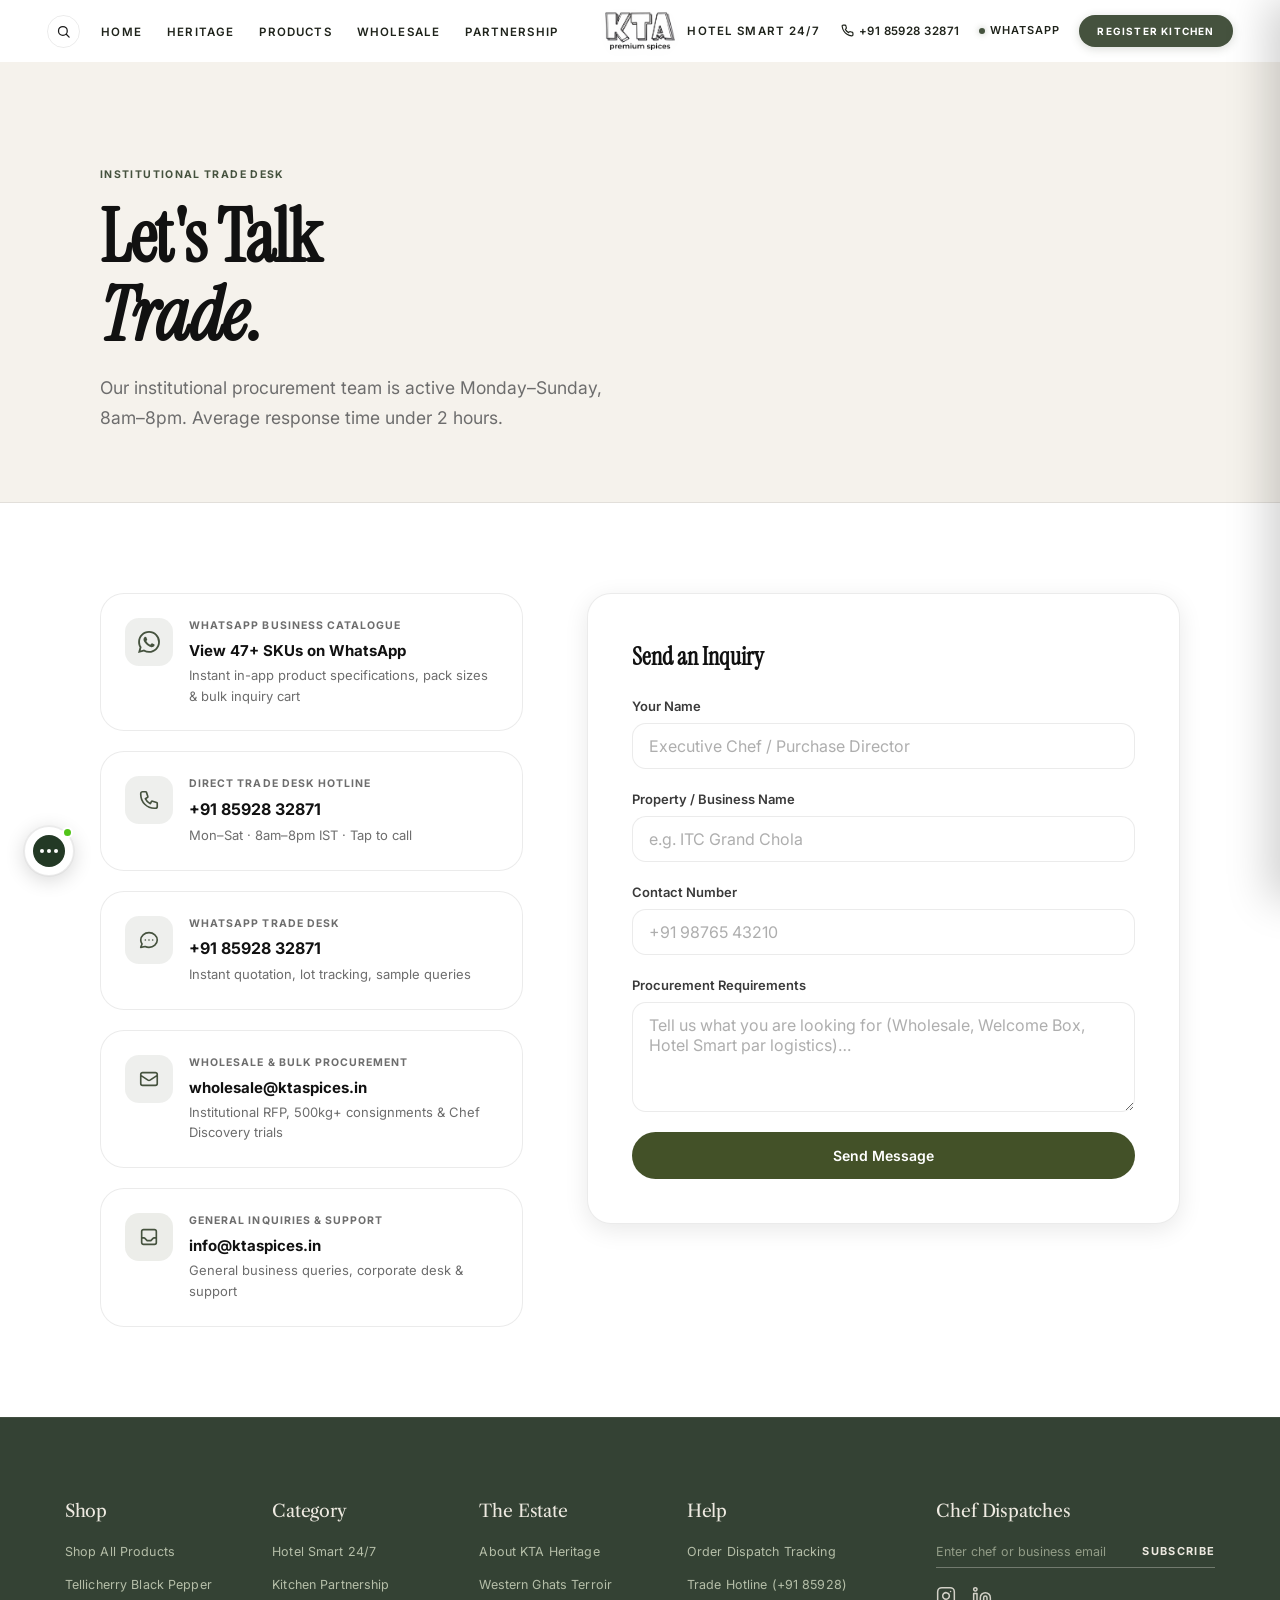
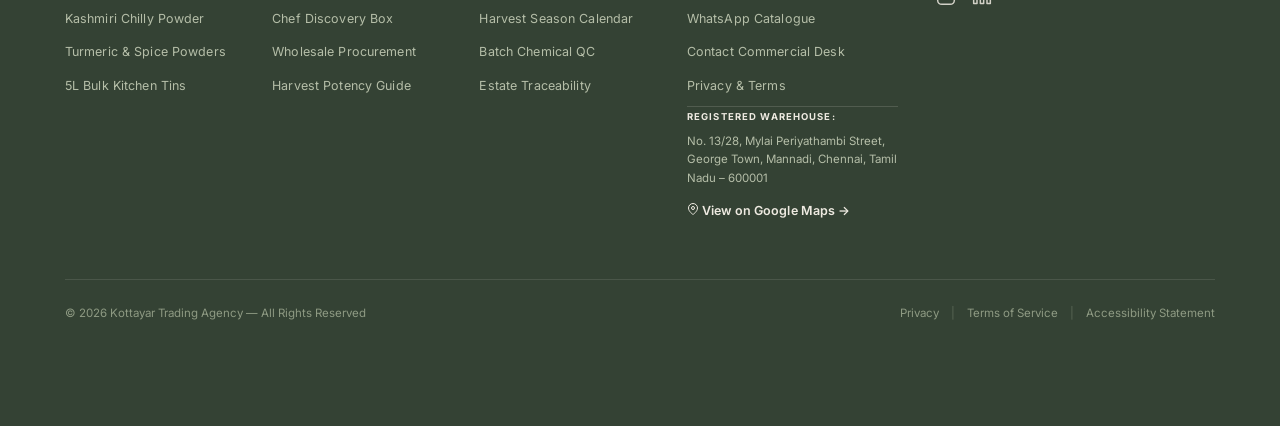
<file: contact.html>
<!DOCTYPE html>
<html lang="en">
<head>
  <meta charset="UTF-8">
  <meta name="viewport" content="width=device-width, initial-scale=1.0">
  <title>Contact &amp; Trade Desk — KTA Spices</title>
  <meta name="description" content="Get in touch with KTA's trade desk. Quick call, wholesale enquiry, or kitchen registration — we respond within 2 hours.">
  <link rel="preconnect" href="https://fonts.googleapis.com">
  <link rel="preconnect" href="https://fonts.gstatic.com" crossorigin>
  <link href="https://fonts.googleapis.com/css2?family=Libre+Caslon+Text:ital,wght@0,400;0,700;1,400&family=Instrument+Serif:ital,wght@0,400;0,700;1,400;1,700&family=Plus+Jakarta+Sans:ital,wght@0,400;0,500;0,600;0,700;0,800;1,400;1,500&family=Inter:wght@400;500;600;700&display=swap" rel="stylesheet">
  <link rel="stylesheet" href="shared.css?v=33">
  <style>
    .contact-hero {
      padding: clamp(120px, 15vw, 160px) 0 clamp(36px, 6vw, 70px);
      background: var(--cream);
      border-bottom: 1px solid var(--border);
    }
    .contact-grid {
      display: grid;
      grid-template-columns: 1fr 1.4fr;
      gap: clamp(32px, 5vw, 80px);
      align-items: start;
    }
    .contact-info {
      display: flex;
      flex-direction: column;
      gap: 20px;
    }
    .contact-card {
      display: flex;
      gap: 16px;
      padding: clamp(16px, 3vw, 24px);
      background: var(--white);
      border: 1px solid var(--border);
      border-radius: var(--radius-lg);
      align-items: flex-start;
      transition: box-shadow .2s, transform .2s;
    }
    .contact-card:hover {
      transform: translateY(-3px);
      box-shadow: var(--shadow-md);
    }
    .contact-card-icon {
      width: 48px;
      height: 48px;
      flex-shrink: 0;
      border-radius: var(--radius-md);
      background: var(--olive-faint);
      display: flex;
      align-items: center;
      justify-content: center;
      color: var(--olive);
    }
    .contact-card-icon svg {
      width: 22px;
      height: 22px;
      stroke-width: 1.8;
    }
    .contact-card-label {
      font-size: 10.5px;
      font-weight: 700;
      letter-spacing: .10em;
      text-transform: uppercase;
      color: var(--muted);
      margin-bottom: 4px;
    }
    .contact-card-value {
      font-size: 16px;
      font-weight: 700;
      color: var(--ink);
      margin-bottom: 2px;
    }
    .contact-card-sub {
      font-size: 13px;
      color: var(--muted);
    }
    .contact-card a {
      color: var(--olive);
      font-weight: 600;
    }

    .form-section {
      padding: clamp(48px, 8vw, 90px) 0;
      background: var(--white);
    }

    @media(max-width: 900px) {
      .contact-grid {
        grid-template-columns: 1fr;
        gap: 36px;
      }
    }
  </style>
</head>
<body>

  <!-- ══════════════════════════════════
       UNIFIED EDITORIAL NAVBAR
       ══════════════════════════════════ -->
  <nav class="home-nav" id="homeNav" aria-label="Main navigation">
    <div class="home-nav-inner">
      <!-- MOBILE LEFT (<= 992px) -->
      <div class="mobile-nav-left">
        <button class="mobile-nav-btn mobile-hamburger-btn" id="mobileHamburger" aria-label="Open menu">
          <svg class="mobile-nav-icon" viewBox="0 0 24 24" fill="none" stroke="currentColor" stroke-width="1.6" stroke-linecap="round" stroke-linejoin="round">
            <line x1="3" y1="6" x2="21" y2="6"></line>
            <line x1="3" y1="12" x2="21" y2="12"></line>
            <line x1="3" y1="18" x2="21" y2="18"></line>
          </svg>
        </button>
        <a href="tel:+918592832871" class="mobile-nav-btn mobile-call-btn" aria-label="Call Direct" title="Call Us">
          <svg class="mobile-nav-icon" viewBox="0 0 24 24" fill="none" stroke="currentColor" stroke-width="1.7" stroke-linecap="round" stroke-linejoin="round">
            <path d="M22 16.92v3a2 2 0 0 1-2.18 2 19.79 19.79 0 0 1-8.63-3.07 19.5 19.5 0 0 1-6-6 19.79 19.79 0 0 1-3.07-8.67A2 2 0 0 1 4.11 2h3a2 2 0 0 1 2 1.72 12.84 12.84 0 0 0 .7 2.81 2 2 0 0 1-.45 2.11L8.09 9.91a16 16 0 0 0 6 6l1.27-1.27a2 2 0 0 1 2.11-.45 12.84 12.84 0 0 0 2.81.7A2 2 0 0 1 22 16.92z"></path>
          </svg>
        </a>
      </div>

      <!-- DESKTOP LEFT LINKS (> 992px) -->
      <div class="desktop-nav-left">
        <button class="desktop-search-btn" id="desktopSearchBtn" aria-label="Search Spices &amp; Catalogue" title="Search Spices · Custom Sourcing Available">
          <svg viewBox="0 0 24 24" fill="none" stroke="currentColor" stroke-width="2" stroke-linecap="round" stroke-linejoin="round" style="width:15px;height:15px;">
            <circle cx="11" cy="11" r="7"></circle><line x1="16.5" y1="16.5" x2="21" y2="21"></line>
          </svg>
        </button>
        <ul class="nav-links-left">
          <li><a href="index.html">HOME</a></li>
          <li><a href="heritage.html">HERITAGE</a></li>
          <li><a href="catalogue.html">PRODUCTS</a></li>
          <li><a href="wholesale.html">WHOLESALE</a></li>
          <li><a href="partnership.html">PARTNERSHIP</a></li>
        </ul>
      </div>

      <!-- CENTER BRAND LOGO (Desktop & Mobile) -->
      <a href="index.html" class="home-nav-logo" aria-label="KTA Spices Home">
        <img src="images/ktaouterlinelogo.png" alt="KTA Spices" class="home-nav-logo-img">
      </a>

      <!-- DESKTOP RIGHT ACTIONS (> 992px) -->
      <div class="desktop-nav-right">
        <a href="index.html#hotelSmart" class="nav-link-right">HOTEL SMART 24/7</a>
        <a href="tel:+918592832871" class="nav-phone-contact" title="Direct Phone Desk">
          <svg class="nav-phone-icon" viewBox="0 0 24 24" fill="none" stroke-width="2.2" stroke-linecap="round" stroke-linejoin="round">
            <path d="M22 16.92v3a2 2 0 0 1-2.18 2 19.79 19.79 0 0 1-8.63-3.07 19.5 19.5 0 0 1-6-6 19.79 19.79 0 0 1-3.07-8.67A2 2 0 0 1 4.11 2h3a2 2 0 0 1 2 1.72 12.84 12.84 0 0 0 .7 2.81 2 2 0 0 1-.45 2.11L8.09 9.91a16 16 0 0 0 6 6l1.27-1.27a2 2 0 0 1 2.11-.45 12.84 12.84 0 0 0 2.81.7A2 2 0 0 1 22 16.92z"></path>
          </svg>
          <span class="nav-phone-text">+91 85928 32871</span>
        </a>
        <a href="https://wa.me/918592832871?text=Hello%20KTA%20Trade%20Desk%2C%20I%20would%20like%20to%20connect%20with%20your%20commercial%20concierge%20for%20a%20procurement%20inquiry." target="_blank" rel="noopener" class="nav-quick-enquiry" title="WhatsApp Enquiry">
          <span class="nav-wa-dot"></span> WhatsApp
        </a>
        <a href="partnership.html#registerKitchen" class="nav-register-btn">REGISTER KITCHEN</a>
      </div>

      <!-- MOBILE RIGHT: WhatsApp & Three-Dots Menu -->
      <div class="mobile-nav-right">
        <a href="https://wa.me/918592832871?text=Hello%20KTA%20Trade%20Desk%2C%20I%20would%20like%20to%20connect%20with%20your%20commercial%20concierge%20for%20a%20procurement%20inquiry." target="_blank" rel="noopener" class="mobile-nav-btn mobile-wa-btn" aria-label="WhatsApp Enquiry" title="WhatsApp">
          <svg class="mobile-nav-icon" viewBox="0 0 24 24" fill="currentColor">
            <path d="M17.472 14.382c-.297-.149-1.758-.867-2.03-.967-.273-.099-.471-.148-.67.15-.197.297-.767.966-.94 1.164-.173.199-.347.223-.644.075-.297-.15-1.255-.463-2.39-1.475-.883-.788-1.48-1.761-1.653-2.059-.173-.297-.018-.458.13-.606.134-.133.298-.347.446-.52.149-.174.198-.298.298-.497.099-.198.05-.371-.025-.52-.075-.149-.669-1.612-.916-2.207-.242-.579-.487-.5-.669-.51-.173-.008-.371-.01-.57-.01-.198 0-.52.074-.792.372-.272.297-1.04 1.016-1.04 2.479 0 1.462 1.065 2.875 1.213 3.074.149.198 2.096 3.2 5.077 4.487.709.306 1.262.489 1.694.625.712.227 1.36.195 1.871.118.571-.085 1.758-.719 2.006-1.413.248-.694.248-1.289.173-1.413-.074-.124-.272-.198-.57-.347m-5.421 7.403h-.004a9.87 9.87 0 01-5.031-1.378l-.361-.214-3.741.982.998-3.648-.235-.374a9.86 9.86 0 01-1.51-5.26c.001-5.45 4.436-9.884 9.888-9.884 2.64 0 5.122 1.03 6.988 2.898a9.825 9.825 0 012.893 6.994c-.003 5.45-4.437 9.885-9.888 9.885m8.413-18.297A11.815 11.815 0 0012.05 0C5.495 0 .16 5.335.157 11.892c0 2.096.547 4.142 1.588 5.945L.057 24l6.305-1.654a11.882 11.882 0 005.683 1.448h.005c6.554 0 11.89-5.335 11.893-11.893a11.821 11.821 0 00-3.48-8.413z"/>
          </svg>
        </a>
        <button class="mobile-nav-btn mobile-more-btn" id="mobileMoreBtn" aria-label="More options" title="More Options">
          <svg class="mobile-nav-icon" viewBox="0 0 24 24" fill="currentColor">
            <circle cx="12" cy="5" r="2"></circle>
            <circle cx="12" cy="12" r="2"></circle>
            <circle cx="12" cy="19" r="2"></circle>
          </svg>
        </button>
      </div>
    </div>
  </nav>

  <!-- Mobile Drawer -->
  <div class="mobile-overlay" id="mobileOverlay"></div>
  <div class="mobile-panel" id="mobilePanel">
    <div class="mobile-panel-head">
      <img src="images/ktaouterlinelogo.png" alt="KTA Spices">
      <button class="mobile-close" id="mobileClose">&times;</button>
    </div>
    <div class="mobile-links">
      <a href="index.html">HOME</a>
      <a href="heritage.html">HERITAGE</a>
      <a href="catalogue.html">PRODUCTS</a>
      <a href="partnership.html">PARTNERSHIP</a>
      <a href="wholesale.html">WHOLESALE</a>
      <a href="harvest.html">HARVEST GUIDE</a>
      <a href="index.html#hotelSmart">HOTEL SMART 24/7</a>
      <a href="tel:+918592832871" style="color: #435128; font-weight: 700;">Direct: +91 85928 32871</a>
      <a href="https://wa.me/918592832871?text=Hello%20KTA%20Trade%20Desk%2C%20I%20would%20like%20to%20connect%20with%20your%20commercial%20concierge%20for%20a%20procurement%20inquiry." target="_blank" rel="noopener" style="color: var(--olive); font-weight: 700;">WhatsApp Enquiry</a>
    </div>
    <a href="partnership.html#registerKitchen" class="nav-cta-btn" style="margin-top:16px;text-align:center">REGISTER KITCHEN</a>
  </div>

  <!-- ── Hero ── -->
  <section class="contact-hero">
    <div class="container">
      <div data-reveal>
        <span class="eyebrow">Institutional Trade Desk</span>
        <h1 class="display-xl" style="max-width:600px;margin-bottom:18px">Let's Talk<br><em>Trade.</em></h1>
        <p class="lead" style="max-width:540px">Our institutional procurement team is active Monday–Sunday, 8am–8pm. Average response time under 2 hours.</p>
      </div>
    </div>
  </section>

  <!-- ── Contact Info + Form ── -->
  <section class="form-section">
    <div class="container">
      <div class="contact-grid">

        <!-- Left: Contact Info -->
        <div class="contact-info" data-reveal>
          
          

          <!-- WhatsApp Business Catalogue Card -->
          <a class="contact-card" href="https://wa.me/c/918592832871" target="_blank" rel="noopener">
            <div class="contact-card-icon">
              <svg viewBox="0 0 24 24" fill="currentColor">
                <path d="M17.472 14.382c-.297-.149-1.758-.867-2.03-.967-.273-.099-.471-.148-.67.15-.197.297-.767.966-.94 1.164-.173.199-.347.223-.644.075-.297-.15-1.255-.463-2.39-1.475-.883-.788-1.48-1.761-1.653-2.059-.173-.297-.018-.458.13-.606.134-.133.298-.347.446-.52.149-.174.198-.298.298-.497.099-.198.05-.371-.025-.52-.075-.149-.669-1.612-.916-2.207-.242-.579-.487-.5-.669-.51-.173-.008-.371-.01-.57-.01-.198 0-.52.074-.792.372-.272.297-1.04 1.016-1.04 2.479 0 1.462 1.065 2.875 1.213 3.074.149.198 2.096 3.2 5.077 4.487.709.306 1.262.489 1.694.625.712.227 1.36.195 1.871.118.571-.085 1.758-.719 2.006-1.413.248-.694.248-1.289.173-1.413-.074-.124-.272-.198-.57-.347m-5.421 7.403h-.004a9.87 9.87 0 01-5.031-1.378l-.361-.214-3.741.982.998-3.648-.235-.374a9.86 9.86 0 01-1.51-5.26c.001-5.45 4.436-9.884 9.888-9.884 2.64 0 5.122 1.03 6.988 2.898a9.825 9.825 0 012.893 6.994c-.003 5.45-4.437 9.885-9.888 9.885m8.413-18.297A11.815 11.815 0 0012.05 0C5.495 0 .16 5.335.157 11.892c0 2.096.547 4.142 1.588 5.945L.057 24l6.305-1.654a11.882 11.882 0 005.683 1.448h.005c6.554 0 11.89-5.335 11.893-11.893a11.821 11.821 0 00-3.48-8.413z"/>
              </svg>
            </div>
            <div>
              <div class="contact-card-label">WhatsApp Business Catalogue</div>
              <div class="contact-card-value" style="font-size:15px">View 47+ SKUs on WhatsApp</div>
              <div class="contact-card-sub">Instant in-app product specifications, pack sizes &amp; bulk inquiry cart</div>
            </div>
          </a>

          <a class="contact-card" href="tel:+918592832871">
            <div class="contact-card-icon">
              <svg viewBox="0 0 24 24" fill="none" stroke="currentColor"><path stroke-linecap="round" stroke-linejoin="round" d="M3 5a2 2 0 012-2h3.28a1 1 0 01.948.684l1.498 4.493a1 1 0 01-.502 1.21l-2.257 1.13a11.042 11.042 0 005.516 5.516l1.13-2.257a1 1 0 011.21-.502l4.493 1.498a1 1 0 01.684.949V19a2 2 0 01-2 2h-1C9.716 21 3 14.284 3 6V5z"/></svg>
            </div>
            <div>
              <div class="contact-card-label">Direct Trade Desk Hotline</div>
              <div class="contact-card-value">+91 85928 32871</div>
              <div class="contact-card-sub">Mon–Sat · 8am–8pm IST · Tap to call</div>
            </div>
          </a>

          <a class="contact-card" href="https://wa.me/918592832871?text=Hello%20KTA%20Trade%20Desk%2C%20I%20would%20like%20to%20place%20a%20commercial%20spice%20procurement%20inquiry." target="_blank" rel="noopener">
            <div class="contact-card-icon">
              <svg viewBox="0 0 24 24" fill="none" stroke="currentColor"><path stroke-linecap="round" stroke-linejoin="round" d="M8 12h.01M12 12h.01M16 12h.01M21 12c0 4.418-4.03 8-9 8a9.863 9.863 0 01-4.255-.949L3 20l1.395-3.72C3.512 15.042 3 13.574 3 12c0-4.418 4.03-8 9-8s9 3.582 9 8z"/></svg>
            </div>
            <div>
              <div class="contact-card-label">WhatsApp Trade Desk</div>
              <div class="contact-card-value">+91 85928 32871</div>
              <div class="contact-card-sub">Instant quotation, lot tracking, sample queries</div>
            </div>
          </a>

          <a class="contact-card" href="mailto:wholesale@ktaspices.in">
            <div class="contact-card-icon">
              <svg viewBox="0 0 24 24" fill="none" stroke="currentColor"><path stroke-linecap="round" stroke-linejoin="round" d="M3 8l7.89 5.26a2 2 0 002.22 0L21 8M5 19h14a2 2 0 002-2V7a2 2 0 00-2-2H5a2 2 0 00-2 2v10a2 2 0 002 2z"/></svg>
            </div>
            <div>
              <div class="contact-card-label">Wholesale &amp; Bulk Procurement</div>
              <div class="contact-card-value" style="font-size:15px">wholesale@ktaspices.in</div>
              <div class="contact-card-sub">Institutional RFP, 500kg+ consignments &amp; Chef Discovery trials</div>
            </div>
          </a>

          <a class="contact-card" href="mailto:info@ktaspices.in">
            <div class="contact-card-icon" style="color:var(--olive);background:rgba(67,81,40,0.1)">
              <svg viewBox="0 0 24 24" fill="none" stroke="currentColor"><path stroke-linecap="round" stroke-linejoin="round" d="M20 13V6a2 2 0 00-2-2H6a2 2 0 00-2 2v7m16 0v5a2 2 0 01-2 2H6a2 2 0 01-2-2v-5m16 0h-2.586a1 1 0 00-.707.293l-2.414 2.414a1 1 0 01-.707.293h-3.172a1 1 0 01-.707-.293l-2.414-2.414A1 1 0 006.586 13H4"/></svg>
            </div>
            <div>
              <div class="contact-card-label">General Inquiries &amp; Support</div>
              <div class="contact-card-value" style="font-size:15px">info@ktaspices.in</div>
              <div class="contact-card-sub">General business queries, corporate desk &amp; support</div>
            </div>
          </a>
        </div>

        <!-- Right: Fast Message Form -->
        <div data-reveal data-delay="1">
          <div class="form-card">
            <h3 style="font-family:var(--font-display);font-size:24px;font-weight:700">Send an Inquiry</h3>
            <div class="form-group">
              <label for="cName">Your Name</label>
              <input class="form-control" type="text" id="cName" placeholder="Executive Chef / Purchase Director" required>
            </div>
            <div class="form-group">
              <label for="cProperty">Property / Business Name</label>
              <input class="form-control" type="text" id="cProperty" placeholder="e.g. ITC Grand Chola" required>
            </div>
            <div class="form-group">
              <label for="cPhone">Contact Number</label>
              <input class="form-control" type="tel" id="cPhone" placeholder="+91 98765 43210" required>
            </div>
            <div class="form-group">
              <label for="cMsg">Procurement Requirements</label>
              <textarea class="form-control" id="cMsg" placeholder="Tell us what you are looking for (Wholesale, Welcome Box, Hotel Smart par logistics)…" rows="4" required></textarea>
            </div>
            <button class="btn btn-primary" style="width:100%;justify-content:center;padding:15px;border-radius:999px;background:#435128" onclick="submitContact(event)">Send Message</button>
          </div>
        </div>

      </div>
    </div>
  </section>

  <!-- ══════════════════════════════════
       ESTATE LUXURY DARK FOOTER
       ══════════════════════════════════ -->
  <footer class="estate-dark-footer">
    <div class="estate-footer-container">
      <div class="estate-footer-grid">
        <!-- Col 1: Shop -->
        <div class="ef-nav-col">
          <h4 class="ef-nav-title">Shop</h4>
          <ul class="ef-nav-links">
            <li><a href="catalogue.html">Shop All Products</a></li>
            <li><a href="catalogue.html?q=pepper">Tellicherry Black Pepper</a></li>
            <li><a href="catalogue.html?q=chilly">Kashmiri Chilly Powder</a></li>
            <li><a href="catalogue.html?q=powder">Turmeric &amp; Spice Powders</a></li>
            <li><a href="wholesale.html">5L Bulk Kitchen Tins</a></li>
          </ul>
        </div>

        <!-- Col 2: Category -->
        <div class="ef-nav-col">
          <h4 class="ef-nav-title">Category</h4>
          <ul class="ef-nav-links">
            <li><a href="hotel-smart.html">Hotel Smart 24/7</a></li>
            <li><a href="partnership.html">Kitchen Partnership</a></li>
            <li><a href="partnership.html#chefWelcome">Chef Discovery Box</a></li>
            <li><a href="wholesale.html">Wholesale Procurement</a></li>
            <li><a href="harvest.html">Harvest Potency Guide</a></li>
          </ul>
        </div>

        <!-- Col 3: The Estate -->
        <div class="ef-nav-col">
          <h4 class="ef-nav-title">The Estate</h4>
          <ul class="ef-nav-links">
            <li><a href="heritage.html">About KTA Heritage</a></li>
            <li><a href="heritage.html#highlands">Western Ghats Terroir</a></li>
            <li><a href="harvest.html">Harvest Season Calendar</a></li>
            <li><a href="wholesale.html#qc">Batch Chemical QC</a></li>
            <li><a href="heritage.html#traceability">Estate Traceability</a></li>
          </ul>
        </div>

        <!-- Col 4: Help & Address -->
        <div class="ef-nav-col">
          <h4 class="ef-nav-title">Help</h4>
          <ul class="ef-nav-links">
            <li><a href="hotel-smart.html">Order Dispatch Tracking</a></li>
            <li><a href="tel:+918592832871">Trade Hotline (+91 85928)</a></li>
            <li><a href="https://wa.me/c/918592832871" target="_blank" rel="noopener">WhatsApp Catalogue</a></li>
            <li><a href="contact.html">Contact Commercial Desk</a></li>
            <li><a href="privacy.html">Privacy &amp; Terms</a></li>
            <li class="ef-address-wrap">
              <span class="ef-address-tag">REGISTERED WAREHOUSE:</span>
              <p class="ef-address-text">
                No. 13/28, Mylai Periyathambi Street, George Town, Mannadi, Chennai, Tamil Nadu – 600001
              </p>
              <a href="https://maps.google.com/?q=No.+13/28,+Mylai+Periyathambi+Street,+George+Town,+Mannadi,+Chennai,+Tamil+Nadu+600001" target="_blank" rel="noopener" class="ef-map-link">
                <svg width="12" height="12" viewBox="0 0 24 24" fill="none" stroke="currentColor" stroke-width="2"><path d="M21 10c0 7-9 13-9 13s-9-6-9-13a9 9 0 0 1 18 0z"/><circle cx="12" cy="10" r="3"/></svg>
                View on Google Maps &rarr;
              </a>
            </li>
          </ul>
        </div>

        <!-- Col 5: Chef Dispatches -->
        <div class="ef-newsletter-col">
          <h4 class="ef-nav-title">Chef Dispatches</h4>
          <form class="ef-subscribe-form" onsubmit="handleFooterSubscribe(event)">
            <input type="email" placeholder="Enter chef or business email" class="ef-subscribe-input" required aria-label="Email for Chef Dispatches">
            <button type="submit" class="ef-subscribe-btn">SUBSCRIBE</button>
          </form>
          
          <div class="ef-social-row">
            <!-- Instagram -->
            <a href="https://instagram.com" target="_blank" rel="noopener" class="ef-social-link" aria-label="Instagram">
              <svg width="20" height="20" viewBox="0 0 24 24" fill="none" stroke="currentColor" stroke-width="1.8" stroke-linecap="round" stroke-linejoin="round">
                <rect x="2" y="2" width="20" height="20" rx="5" ry="5"/>
                <path d="M16 11.37A4 4 0 1 1 12.63 8 4 4 0 0 1 16 11.37z"/>
                <line x1="17.5" y1="6.5" x2="17.51" y2="6.5"/>
              </svg>
            </a>
            <!-- LinkedIn -->
            <a href="https://linkedin.com" target="_blank" rel="noopener" class="ef-social-link" aria-label="LinkedIn">
              <svg width="20" height="20" viewBox="0 0 24 24" fill="none" stroke="currentColor" stroke-width="1.8" stroke-linecap="round" stroke-linejoin="round">
                <path d="M16 8a6 6 0 0 1 6 6v7h-4v-7a2 2 0 0 0-2-2 2 2 0 0 0-2 2v7h-4v-7a6 6 0 0 1 6-6z"/>
                <rect x="2" y="9" width="4" height="12"/>
                <circle cx="4" cy="4" r="2"/>
              </svg>
            </a>
          </div>
        </div>
      </div>

      <!-- Bottom Bar -->
      <div class="estate-footer-bottom">
        <div class="ef-bottom-copy">
          &copy; 2026 Kottayar Trading Agency &mdash; All Rights Reserved
        </div>
        <div class="ef-bottom-links">
          <a href="privacy.html">Privacy</a>
          <span class="ef-sep">|</span>
          <a href="privacy.html#terms">Terms of Service</a>
          <span class="ef-sep">|</span>
          <a href="contact.html">Accessibility Statement</a>
        </div>
      </div>
    </div>
  </footer>


  <script src="shared.js?v=33"></script>
  <script>
  function submitContact(e){
    e.preventDefault();
    var n = document.getElementById('cName') ? document.getElementById('cName').value.trim() : '';
    var prop = document.getElementById('cProperty') ? document.getElementById('cProperty').value.trim() : '';
    var p = document.getElementById('cPhone') ? document.getElementById('cPhone').value.trim() : '';
    var m = document.getElementById('cMsg') ? document.getElementById('cMsg').value.trim() : '';

    if(!n || !p || !m){
      alert('Please fill all required fields (Name, Contact Number, Procurement Requirements).');
      return;
    }

    var formData = {
      name: n,
      property: prop,
      phone: p,
      message: m,
      sourcePage: 'contact.html'
    };

    if (window.submitKTAForm) {
      window.submitKTAForm(formData, {
        formName: 'General Trade Desk Inquiry',
        successMsg: 'Thank you, ' + n + '! Your message has been sent to our trade desk. We will reach out within 2 hours.'
      });
    } else {
      alert('Thank you, ' + n + '! Your message has been sent to our trade desk. We will reach out within 2 hours.');
    }

    if (document.getElementById('cName')) document.getElementById('cName').value = '';
    if (document.getElementById('cProperty')) document.getElementById('cProperty').value = '';
    if (document.getElementById('cPhone')) document.getElementById('cPhone').value = '';
    if (document.getElementById('cMsg')) document.getElementById('cMsg').value = '';
  }
  </script>
</body>
</html>
</file>
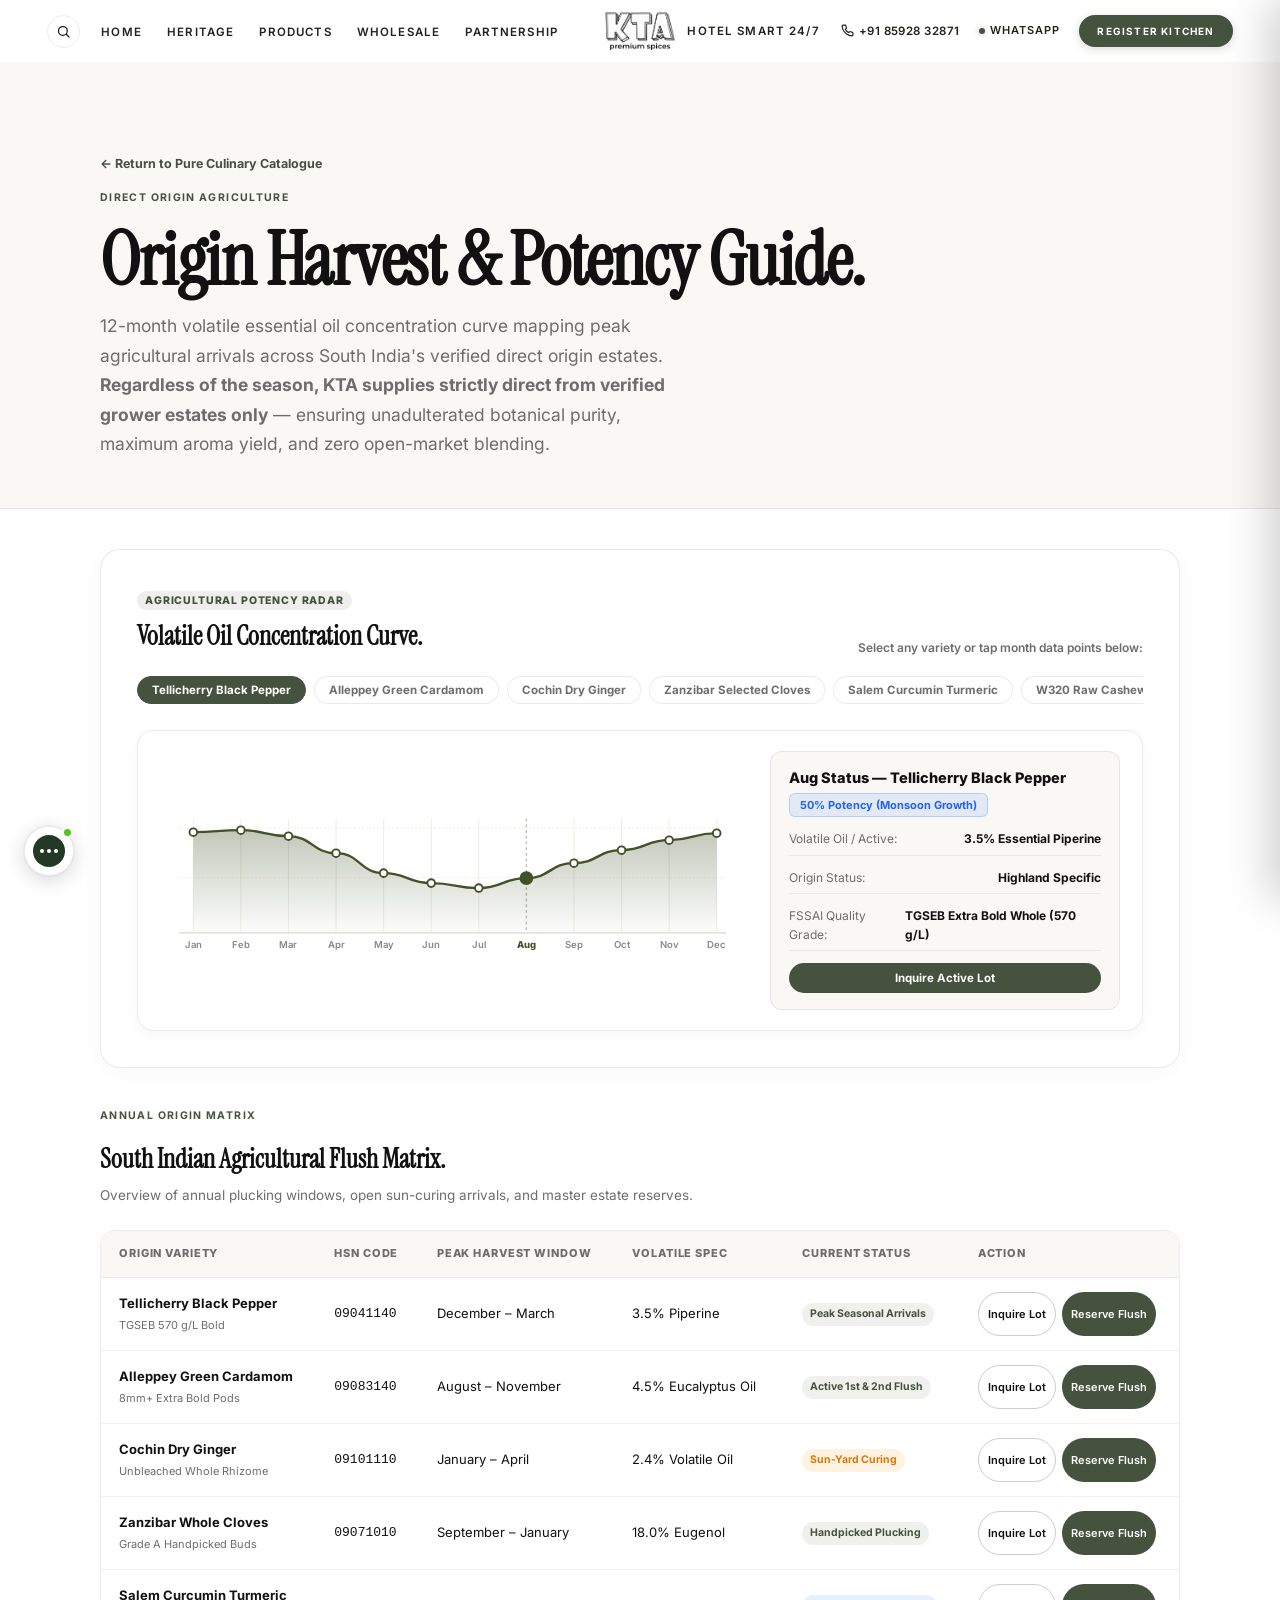
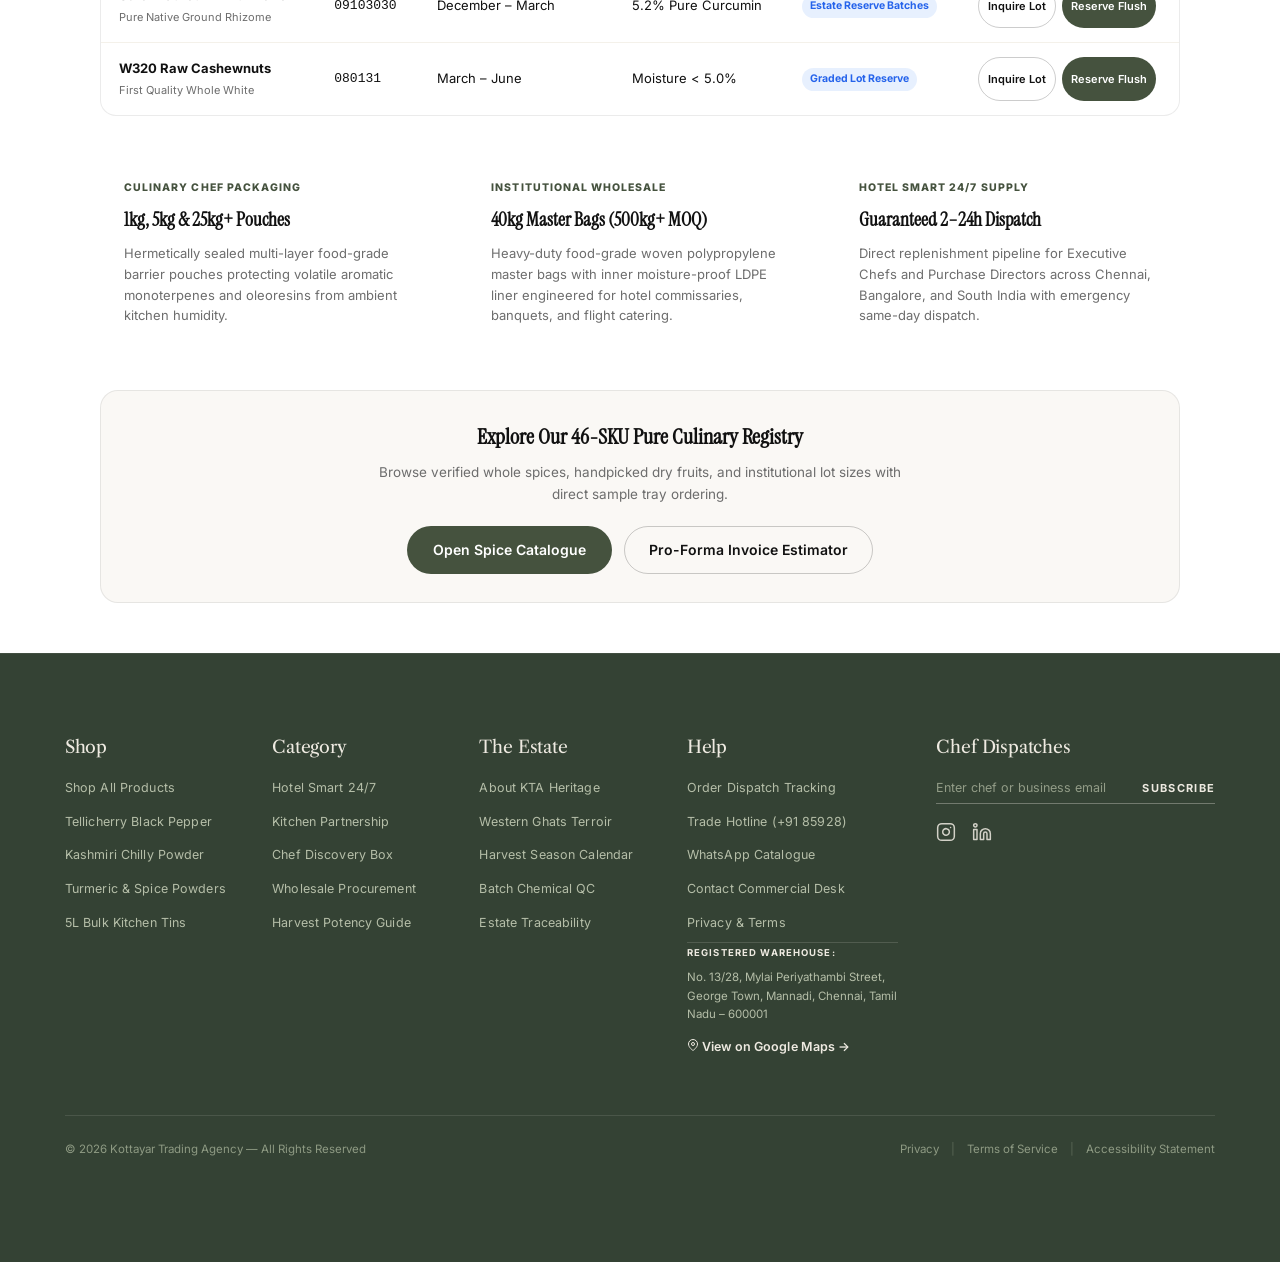
<file: harvest.html>
<!DOCTYPE html>
<html lang="en">
<head>
  <meta charset="UTF-8">
  <meta name="viewport" content="width=device-width, initial-scale=1.0">
  <title>Indian Spices Harvest Seasonality &amp; Potency Guide — Peak Flush Calendar | KTA Spices</title>
  <meta name="description" content="Official 12-month volatile essential oil concentration curve mapping peak agricultural arrivals across South India's direct origin estates. Reserve first flush arrivals directly from estates.">
  <meta name="keywords" content="spices harvest calendar india, black pepper harvest season kerala, green cardamom peak flush, dry ginger season cochin, volatile essential oil curve, direct estate spice procurement">
  <link rel="canonical" href="https://ktaspices.in/harvest.html">

  <meta property="og:type" content="article">
  <meta property="og:title" content="Indian Spices Harvest Seasonality &amp; Potency Guide — KTA Spices">
  <meta property="og:description" content="12-Month Volatile Essential Oil Concentration Curve &amp; Direct Harvest Batch Notification Tracker.">
  <meta property="og:url" content="https://ktaspices.in/harvest.html">
  <meta property="og:image" content="https://ktaspices.in/images/ktaouterlinelogo.png">

  <!-- JSON-LD Structured Data: TechArticle -->
  <script type="application/ld+json">
  {
    "@context": "https://schema.org",
    "@type": "TechArticle",
    "headline": "South Indian Spices Harvest Seasonality and Volatile Oil Potency Guide",
    "description": "Comprehensive technical guide on agricultural harvest flushes, piperine retention, and volatile oil concentrations for commercial spice procurement.",
    "author": {
      "@type": "Organization",
      "name": "KTA Spices Trade Desk"
    },
    "publisher": {
      "@type": "Organization",
      "name": "Kottayar Trading Agency",
      "logo": {
        "@type": "ImageObject",
        "url": "https://ktaspices.in/images/ktaouterlinelogo.png"
      }
    },
    "url": "https://ktaspices.in/harvest.html"
  }
  </script>

  <link rel="preconnect" href="https://fonts.googleapis.com">
  <link rel="preconnect" href="https://fonts.gstatic.com" crossorigin>
  <link href="https://fonts.googleapis.com/css2?family=Libre+Caslon+Text:ital,wght@0,400;0,700;1,400&family=Instrument+Serif:ital,wght@0,400;0,700;1,400;1,700&family=Plus+Jakarta+Sans:ital,wght@0,400;0,500;0,600;0,700;0,800;1,400;1,500&family=Inter:wght@400;500;600;700&display=swap" rel="stylesheet">
  <link rel="stylesheet" href="shared.css?v=33">
  <link rel="icon" type="image/png" href="images/ktaouterlinelogo.png">
  <style>
    .harvest-page-hero {
      padding: clamp(110px, 14vw, 150px) 0 clamp(30px, 4vw, 50px);
      background: #faf8f5;
      border-bottom: 1px solid var(--border);
    }
    .harvest-hero-inner {
      max-width: 820px;
    }
    .harvest-back-link {
      display: inline-flex;
      align-items: center;
      gap: 6px;
      font-size: 12.5px;
      font-weight: 700;
      color: var(--olive);
      text-decoration: none;
      margin-bottom: 16px;
      transition: color 0.18s;
    }
    .harvest-back-link:hover {
      color: #354020;
    }
    .harvest-main-card {
      background: #ffffff;
      border: 1px solid var(--border);
      border-radius: 20px;
      padding: clamp(20px, 3.5vw, 36px);
      box-shadow: 0 4px 24px rgba(0, 0, 0, 0.03);
      margin-bottom: 40px;
    }
    .hmatrix-table-wrap {
      overflow-x: auto;
      -webkit-overflow-scrolling: touch;
      margin-top: 24px;
      border: 1px solid var(--border);
      border-radius: 16px;
      background: #ffffff;
    }
    .hmatrix-table {
      width: 100%;
      min-width: 720px;
      border-collapse: collapse;
      text-align: left;
    }
    .hmatrix-table th {
      background: #faf8f5;
      padding: 14px 18px;
      font-size: 11px;
      font-weight: 800;
      letter-spacing: 0.08em;
      text-transform: uppercase;
      color: var(--muted);
      border-bottom: 1px solid var(--border);
    }
    .hmatrix-table td {
      padding: 14px 18px;
      font-size: 13px;
      border-bottom: 1px solid #f4f1ea;
      color: var(--ink);
    }
    .hmatrix-table tr:last-child td {
      border-bottom: none;
    }
    .hmatrix-table tr:hover td {
      background: #faf8f5;
    }
    .hmatrix-tag {
      font-size: 10.5px;
      font-weight: 700;
      padding: 3px 8px;
      border-radius: 999px;
      display: inline-block;
    }
    .hmatrix-tag.peak {
      background: rgba(67, 81, 40, 0.08);
      color: var(--olive);
    }
    .hmatrix-tag.curing {
      background: rgba(245, 158, 11, 0.12);
      color: #d97706;
    }
    .hmatrix-tag.reserve {
      background: rgba(59, 130, 246, 0.12);
      color: #2563eb;
    }
  </style>
</head>
<body>

  <!-- ══════════════════════════════════
       UNIFIED EDITORIAL NAVBAR
       ══════════════════════════════════ -->
  <nav class="home-nav" id="homeNav" aria-label="Main navigation">
    <div class="home-nav-inner">
      <!-- MOBILE LEFT (<= 992px) -->
      <div class="mobile-nav-left">
        <button class="mobile-nav-btn mobile-hamburger-btn" id="mobileHamburger" aria-label="Open menu">
          <svg class="mobile-nav-icon" viewBox="0 0 24 24" fill="none" stroke="currentColor" stroke-width="1.6" stroke-linecap="round" stroke-linejoin="round">
            <line x1="3" y1="6" x2="21" y2="6"></line>
            <line x1="3" y1="12" x2="21" y2="12"></line>
            <line x1="3" y1="18" x2="21" y2="18"></line>
          </svg>
        </button>
        <a href="tel:+918592832871" class="mobile-nav-btn mobile-call-btn" aria-label="Call Direct" title="Call Us">
          <svg class="mobile-nav-icon" viewBox="0 0 24 24" fill="none" stroke="currentColor" stroke-width="1.7" stroke-linecap="round" stroke-linejoin="round">
            <path d="M22 16.92v3a2 2 0 0 1-2.18 2 19.79 19.79 0 0 1-8.63-3.07 19.5 19.5 0 0 1-6-6 19.79 19.79 0 0 1-3.07-8.67A2 2 0 0 1 4.11 2h3a2 2 0 0 1 2 1.72 12.84 12.84 0 0 0 .7 2.81 2 2 0 0 1-.45 2.11L8.09 9.91a16 16 0 0 0 6 6l1.27-1.27a2 2 0 0 1 2.11-.45 12.84 12.84 0 0 0 2.81.7A2 2 0 0 1 22 16.92z"></path>
          </svg>
        </a>
      </div>

      <!-- DESKTOP LEFT LINKS (> 992px) -->
      <div class="desktop-nav-left">
        <button class="desktop-search-btn" id="desktopSearchBtn" aria-label="Search Spices &amp; Catalogue" title="Search Spices · Custom Sourcing Available">
          <svg viewBox="0 0 24 24" fill="none" stroke="currentColor" stroke-width="2" stroke-linecap="round" stroke-linejoin="round" style="width:15px;height:15px;">
            <circle cx="11" cy="11" r="7"></circle><line x1="16.5" y1="16.5" x2="21" y2="21"></line>
          </svg>
        </button>
        <ul class="nav-links-left">
          <li><a href="index.html">HOME</a></li>
          <li><a href="heritage.html">HERITAGE</a></li>
          <li><a href="catalogue.html">PRODUCTS</a></li>
          <li><a href="wholesale.html">WHOLESALE</a></li>
          <li><a href="partnership.html">PARTNERSHIP</a></li>
        </ul>
      </div>

      <!-- CENTER BRAND LOGO (Desktop & Mobile) -->
      <a href="index.html" class="home-nav-logo" aria-label="KTA Spices Home">
        <img src="images/ktaouterlinelogo.png" alt="KTA Spices" class="home-nav-logo-img">
      </a>

      <!-- DESKTOP RIGHT ACTIONS (> 992px) -->
      <div class="desktop-nav-right">
        <a href="index.html#hotelSmart" class="nav-link-right">HOTEL SMART 24/7</a>
        <a href="tel:+918592832871" class="nav-phone-contact" title="Direct Phone Desk">
          <svg class="nav-phone-icon" viewBox="0 0 24 24" fill="none" stroke-width="2.2" stroke-linecap="round" stroke-linejoin="round">
            <path d="M22 16.92v3a2 2 0 0 1-2.18 2 19.79 19.79 0 0 1-8.63-3.07 19.5 19.5 0 0 1-6-6 19.79 19.79 0 0 1-3.07-8.67A2 2 0 0 1 4.11 2h3a2 2 0 0 1 2 1.72 12.84 12.84 0 0 0 .7 2.81 2 2 0 0 1-.45 2.11L8.09 9.91a16 16 0 0 0 6 6l1.27-1.27a2 2 0 0 1 2.11-.45 12.84 12.84 0 0 0 2.81.7A2 2 0 0 1 22 16.92z"></path>
          </svg>
          <span class="nav-phone-text">+91 85928 32871</span>
        </a>
        <a href="https://wa.me/918592832871?text=Hello%20KTA%20Trade%20Desk%2C%20I%20am%20reviewing%20your%20harvest%20seasonality%20guide%20and%20would%20like%20to%20request%20lot%20pricing." target="_blank" rel="noopener" class="nav-quick-enquiry" title="WhatsApp Enquiry">
          <span class="nav-wa-dot"></span> WhatsApp
        </a>
        <a href="partnership.html#registerKitchen" class="nav-register-btn">REGISTER KITCHEN</a>
      </div>

      <!-- MOBILE RIGHT: WhatsApp & Three-Dots Menu -->
      <div class="mobile-nav-right">
        <a href="https://wa.me/918592832871?text=Hello%20KTA%20Trade%20Desk%2C%20I%20am%20reviewing%20your%20harvest%20seasonality%20guide%20and%20would%20like%20to%20request%20lot%20pricing." target="_blank" rel="noopener" class="mobile-nav-btn mobile-wa-btn" aria-label="WhatsApp Enquiry" title="WhatsApp">
          <svg class="mobile-nav-icon" viewBox="0 0 24 24" fill="currentColor">
            <path d="M17.472 14.382c-.297-.149-1.758-.867-2.03-.967-.273-.099-.471-.148-.67.15-.197.297-.767.966-.94 1.164-.173.199-.347.223-.644.075-.297-.15-1.255-.463-2.39-1.475-.883-.788-1.48-1.761-1.653-2.059-.173-.297-.018-.458.13-.606.134-.133.298-.347.446-.52.149-.174.198-.298.298-.497.099-.198.05-.371-.025-.52-.075-.149-.669-1.612-.916-2.207-.242-.579-.487-.5-.669-.51-.173-.008-.371-.01-.57-.01-.198 0-.52.074-.792.372-.272.297-1.04 1.016-1.04 2.479 0 1.462 1.065 2.875 1.213 3.074.149.198 2.096 3.2 5.077 4.487.709.306 1.262.489 1.694.625.712.227 1.36.195 1.871.118.571-.085 1.758-.719 2.006-1.413.248-.694.248-1.289.173-1.413-.074-.124-.272-.198-.57-.347m-5.421 7.403h-.004a9.87 9.87 0 01-5.031-1.378l-.361-.214-3.741.982.998-3.648-.235-.374a9.86 9.86 0 01-1.51-5.26c.001-5.45 4.436-9.884 9.888-9.884 2.64 0 5.122 1.03 6.988 2.898a9.825 9.825 0 012.893 6.994c-.003 5.45-4.437 9.885-9.888 9.885m8.413-18.297A11.815 11.815 0 0012.05 0C5.495 0 .16 5.335.157 11.892c0 2.096.547 4.142 1.588 5.945L.057 24l6.305-1.654a11.882 11.882 0 005.683 1.448h.005c6.554 0 11.89-5.335 11.893-11.893a11.821 11.821 0 00-3.48-8.413z"/>
          </svg>
        </a>
        <button class="mobile-nav-btn mobile-more-btn" id="mobileMoreBtn" aria-label="More options" title="More Options">
          <svg class="mobile-nav-icon" viewBox="0 0 24 24" fill="currentColor">
            <circle cx="12" cy="5" r="2"></circle>
            <circle cx="12" cy="12" r="2"></circle>
            <circle cx="12" cy="19" r="2"></circle>
          </svg>
        </button>
      </div>
    </div>
  </nav>

  <!-- Mobile Drawer -->
  <div class="mobile-overlay" id="mobileOverlay"></div>
  <div class="mobile-panel" id="mobilePanel">
    <div class="mobile-panel-head">
      <img src="images/ktaouterlinelogo.png" alt="KTA Spices">
      <button class="mobile-close" id="mobileClose">&times;</button>
    </div>
    <div class="mobile-links">
      <a href="index.html">HOME</a>
      <a href="heritage.html">HERITAGE</a>
      <a href="catalogue.html">PRODUCTS</a>
      <a href="partnership.html">PARTNERSHIP</a>
      <a href="wholesale.html">WHOLESALE</a>
      <a href="harvest.html" style="color:var(--olive);font-weight:700">HARVEST GUIDE</a>
      <a href="index.html#hotelSmart">HOTEL SMART 24/7</a>
      <a href="tel:+918592832871" style="color: #435128; font-weight: 700;">Direct: +91 85928 32871</a>
      <a href="https://wa.me/918592832871?text=Hello%20KTA%20Trade%20Desk%2C%20I%20am%20reviewing%20your%20harvest%20guide%20and%20would%20like%20to%20request%20lot%20pricing." target="_blank" rel="noopener" style="color: var(--olive); font-weight: 700;">WhatsApp Enquiry</a>
    </div>
    <a href="partnership.html#registerKitchen" class="nav-cta-btn" style="margin-top:16px;text-align:center">REGISTER KITCHEN</a>
  </div>

  <!-- ── Hero Section ── -->
  <section class="harvest-page-hero">
    <div class="container">
      <div class="harvest-hero-inner">
        <a href="catalogue.html" class="harvest-back-link">← Return to Pure Culinary Catalogue</a>
        <span class="eyebrow" style="display:block">Direct Origin Agriculture</span>
        <h1 class="display-xl" style="margin-bottom:12px">Origin Harvest &amp; Potency Guide.</h1>
        <p class="lead">12-month volatile essential oil concentration curve mapping peak agricultural arrivals across South India's verified direct origin estates. <strong>Regardless of the season, KTA supplies strictly direct from verified grower estates only</strong> — ensuring unadulterated botanical purity, maximum aroma yield, and zero open-market blending.</p>
      </div>
    </div>
  </section>

  <!-- ── Interactive Seasonal Potency Graph Section ── -->
  <section class="section" style="padding-top:40px;padding-bottom:50px;">
    <div class="container">

      <!-- Main Graph Card Container -->
      <div class="harvest-main-card">
        <div style="display:flex;align-items:flex-end;justify-content:space-between;flex-wrap:wrap;gap:14px;margin-bottom:18px">
          <div>
            <span class="harvest-origin-badge">Agricultural Potency Radar</span>
            <h2 style="font-family:var(--font-display);font-size:clamp(20px,2.4vw,26px);color:var(--ink);margin-top:4px">Volatile Oil Concentration Curve.</h2>
          </div>
          <div style="font-size:12px;color:var(--muted);font-weight:600">Select any variety or tap month data points below:</div>
        </div>

        <!-- Variety Selector Chips -->
        <div class="harvest-spice-selectors" id="harvestSelectors">
          <button type="button" class="harvest-sel-chip active" onclick="selectGraphSpice(0, this)">Tellicherry Black Pepper</button>
          <button type="button" class="harvest-sel-chip" onclick="selectGraphSpice(1, this)">Alleppey Green Cardamom</button>
          <button type="button" class="harvest-sel-chip" onclick="selectGraphSpice(2, this)">Cochin Dry Ginger</button>
          <button type="button" class="harvest-sel-chip" onclick="selectGraphSpice(3, this)">Zanzibar Selected Cloves</button>
          <button type="button" class="harvest-sel-chip" onclick="selectGraphSpice(4, this)">Salem Curcumin Turmeric</button>
          <button type="button" class="harvest-sel-chip" onclick="selectGraphSpice(5, this)">W320 Raw Cashewnuts</button>
        </div>

        <!-- SVG Curve Chart & Dynamic Readout Box -->
        <div class="harvest-graph-container" style="margin-top:14px;">
          <div class="harvest-chart-svg-wrap">
            <svg class="harvest-chart-svg" viewBox="0 0 620 170" id="harvestSvgChart"></svg>
          </div>

          <div class="harvest-readout-card" id="harvestReadout">
            <div class="hreadout-top">
              <span class="hreadout-month" id="rdMonth">Current Month: August</span>
              <span class="hreadout-badge" id="rdBadge">96% Peak Flush</span>
            </div>
            <div class="hreadout-metric">
              <span>Volatile Oil / Active:</span>
              <strong id="rdOil">3.5% Essential Piperine</strong>
            </div>
            <div class="hreadout-metric">
              <span>Origin Status:</span>
              <strong id="rdOrigin">Direct Farm Origin</strong>
            </div>
            <div class="hreadout-metric">
              <span>FSSAI Quality Grade:</span>
              <strong id="rdGrade">TGSEB Extra Bold Whole</strong>
            </div>
            <button type="button" class="hreadout-btn" id="rdActionBtn" onclick="inquireActiveGraphLot()">Inquire Active Lot</button>
          </div>
        </div>
      </div>

      <!-- ── 12-Month Agricultural Harvest Schedule Table ── -->
      <div style="margin-top:20px;margin-bottom:40px">
        <div style="max-width:700px;margin-bottom:14px">
          <span class="eyebrow" style="display:block">Annual Origin Matrix</span>
          <h2 style="font-family:var(--font-display);font-size:clamp(20px,2.4vw,26px);color:var(--ink)">South Indian Agricultural Flush Matrix.</h2>
          <p style="font-size:13.5px;color:var(--muted);margin-top:4px">Overview of annual plucking windows, open sun-curing arrivals, and master estate reserves.</p>
        </div>

        <div class="hmatrix-table-wrap">
          <table class="hmatrix-table">
            <thead>
              <tr>
                <th>Origin Variety</th>
                <th>HSN Code</th>
                <th>Peak Harvest Window</th>
                <th>Volatile Spec</th>
                <th>Current Status</th>
                <th>Action</th>
              </tr>
            </thead>
            <tbody>
              <tr>
                <td><strong>Tellicherry Black Pepper</strong><br><span style="font-size:11px;color:var(--muted)">TGSEB 570 g/L Bold</span></td>
                <td><code>09041140</code></td>
                <td>December – March</td>
                <td>3.5% Piperine</td>
                <td><span class="hmatrix-tag peak">Peak Seasonal Arrivals</span></td>
                <td>
                  <div style="display:flex;gap:6px;flex-wrap:wrap">
                    <button type="button" class="btn btn-outline" style="padding:4px 9px;font-size:11px;border-radius:999px" onclick="openFastRfq('Tellicherry Black Pepper', '09041140', 'Highland Specific')">Inquire Lot</button>
                    <button type="button" class="btn btn-primary" style="padding:4px 9px;font-size:11px;border-radius:999px;background:var(--olive)" onclick="openFlushReservation('Tellicherry Black Pepper', 'Dec–Mar 1st Flush Arrivals')">Reserve Flush</button>
                  </div>
                </td>
              </tr>
              <tr>
                <td><strong>Alleppey Green Cardamom</strong><br><span style="font-size:11px;color:var(--muted)">8mm+ Extra Bold Pods</span></td>
                <td><code>09083140</code></td>
                <td>August – November</td>
                <td>4.5% Eucalyptus Oil</td>
                <td><span class="hmatrix-tag peak">Active 1st &amp; 2nd Flush</span></td>
                <td>
                  <div style="display:flex;gap:6px;flex-wrap:wrap">
                    <button type="button" class="btn btn-outline" style="padding:4px 9px;font-size:11px;border-radius:999px" onclick="openFastRfq('Alleppey Green Cardamom', '09083140', 'Highland Specific')">Inquire Lot</button>
                    <button type="button" class="btn btn-primary" style="padding:4px 9px;font-size:11px;border-radius:999px;background:var(--olive)" onclick="openFlushReservation('Alleppey Green Cardamom', 'Aug–Nov 2nd Flush Arrivals')">Reserve Flush</button>
                  </div>
                </td>
              </tr>
              <tr>
                <td><strong>Cochin Dry Ginger</strong><br><span style="font-size:11px;color:var(--muted)">Unbleached Whole Rhizome</span></td>
                <td><code>09101110</code></td>
                <td>January – April</td>
                <td>2.4% Volatile Oil</td>
                <td><span class="hmatrix-tag curing">Sun-Yard Curing</span></td>
                <td>
                  <div style="display:flex;gap:6px;flex-wrap:wrap">
                    <button type="button" class="btn btn-outline" style="padding:4px 9px;font-size:11px;border-radius:999px" onclick="openFastRfq('Cochin Dry Ginger', '09101110', 'Highland Specific')">Inquire Lot</button>
                    <button type="button" class="btn btn-primary" style="padding:4px 9px;font-size:11px;border-radius:999px;background:var(--olive)" onclick="openFlushReservation('Cochin Dry Ginger', 'Jan–Apr Sun-Cured Arrivals')">Reserve Flush</button>
                  </div>
                </td>
              </tr>
              <tr>
                <td><strong>Zanzibar Whole Cloves</strong><br><span style="font-size:11px;color:var(--muted)">Grade A Handpicked Buds</span></td>
                <td><code>09071010</code></td>
                <td>September – January</td>
                <td>18.0% Eugenol</td>
                <td><span class="hmatrix-tag peak">Handpicked Plucking</span></td>
                <td>
                  <div style="display:flex;gap:6px;flex-wrap:wrap">
                    <button type="button" class="btn btn-outline" style="padding:4px 9px;font-size:11px;border-radius:999px" onclick="openFastRfq('Zanzibar Whole Cloves', '09071010', 'Highland Specific')">Inquire Lot</button>
                    <button type="button" class="btn btn-primary" style="padding:4px 9px;font-size:11px;border-radius:999px;background:var(--olive)" onclick="openFlushReservation('Zanzibar Whole Cloves', 'Sep–Jan Plucking Arrivals')">Reserve Flush</button>
                  </div>
                </td>
              </tr>
              <tr>
                <td><strong>Salem Curcumin Turmeric</strong><br><span style="font-size:11px;color:var(--muted)">Pure Native Ground Rhizome</span></td>
                <td><code>09103030</code></td>
                <td>December – March</td>
                <td>5.2% Pure Curcumin</td>
                <td><span class="hmatrix-tag reserve">Estate Reserve Batches</span></td>
                <td>
                  <div style="display:flex;gap:6px;flex-wrap:wrap">
                    <button type="button" class="btn btn-outline" style="padding:4px 9px;font-size:11px;border-radius:999px" onclick="openFastRfq('Salem Curcumin Turmeric', '09103030', 'Highland Specific')">Inquire Lot</button>
                    <button type="button" class="btn btn-primary" style="padding:4px 9px;font-size:11px;border-radius:999px;background:var(--olive)" onclick="openFlushReservation('Salem Curcumin Turmeric', 'Dec–Mar Harvest Batches')">Reserve Flush</button>
                  </div>
                </td>
              </tr>
              <tr>
                <td><strong>W320 Raw Cashewnuts</strong><br><span style="font-size:11px;color:var(--muted)">First Quality Whole White</span></td>
                <td><code>080131</code></td>
                <td>March – June</td>
                <td>Moisture &lt; 5.0%</td>
                <td><span class="hmatrix-tag reserve">Graded Lot Reserve</span></td>
                <td>
                  <div style="display:flex;gap:6px;flex-wrap:wrap">
                    <button type="button" class="btn btn-outline" style="padding:4px 9px;font-size:11px;border-radius:999px" onclick="openFastRfq('W320 Raw Cashewnuts', '080131', 'Highland Specific')">Inquire Lot</button>
                    <button type="button" class="btn btn-primary" style="padding:4px 9px;font-size:11px;border-radius:999px;background:var(--olive)" onclick="openFlushReservation('W320 Raw Cashewnuts', 'Mar–Jun Shelling Allocation')">Reserve Flush</button>
                  </div>
                </td>
              </tr>
            </tbody>
          </table>
        </div>
      </div>

      <!-- ── 3 Institutional Culinary Supply Standards ── -->
      <div style="display:grid;grid-template-columns:repeat(auto-fit, minmax(280px, 1fr));gap:22px;margin-top:20px">
        <div class="card" style="padding:24px;border-radius:18px">
          <div style="font-size:10.5px;font-weight:800;letter-spacing:0.1em;color:var(--olive);text-transform:uppercase">Culinary Chef Packaging</div>
          <h3 style="font-family:var(--font-display);font-size:19px;margin:8px 0;color:var(--ink)">1kg, 5kg &amp; 25kg+ Pouches</h3>
          <p style="font-size:13px;color:var(--muted);line-height:1.6">Hermetically sealed multi-layer food-grade barrier pouches protecting volatile aromatic monoterpenes and oleoresins from ambient kitchen humidity.</p>
        </div>
        <div class="card" style="padding:24px;border-radius:18px">
          <div style="font-size:10.5px;font-weight:800;letter-spacing:0.1em;color:var(--olive);text-transform:uppercase">Institutional Wholesale</div>
          <h3 style="font-family:var(--font-display);font-size:19px;margin:8px 0;color:var(--ink)">40kg Master Bags (500kg+ MOQ)</h3>
          <p style="font-size:13px;color:var(--muted);line-height:1.6">Heavy-duty food-grade woven polypropylene master bags with inner moisture-proof LDPE liner engineered for hotel commissaries, banquets, and flight catering.</p>
        </div>
        <div class="card" style="padding:24px;border-radius:18px">
          <div style="font-size:10.5px;font-weight:800;letter-spacing:0.1em;color:var(--olive);text-transform:uppercase">Hotel Smart 24/7 Supply</div>
          <h3 style="font-family:var(--font-display);font-size:19px;margin:8px 0;color:var(--ink)">Guaranteed 2–24h Dispatch</h3>
          <p style="font-size:13px;color:var(--muted);line-height:1.6">Direct replenishment pipeline for Executive Chefs and Purchase Directors across Chennai, Bangalore, and South India with emergency same-day dispatch.</p>
        </div>
      </div>

      <!-- Footer CTA Banner -->
      <div style="background:#faf8f5;border:1px solid var(--border);border-radius:18px;padding:28px;margin-top:40px;text-align:center">
        <h3 style="font-family:var(--font-display);font-size:22px;color:var(--ink);margin-bottom:8px">Explore Our 46-SKU Pure Culinary Registry</h3>
        <p style="font-size:13.5px;color:var(--muted);max-width:540px;margin:0 auto 20px">Browse verified whole spices, handpicked dry fruits, and institutional lot sizes with direct sample tray ordering.</p>
        <div style="display:inline-flex;gap:12px;flex-wrap:wrap;justify-content:center">
          <a href="catalogue.html" class="btn btn-primary" style="background:var(--olive);padding:12px 26px">Open Spice Catalogue</a>
          <a href="wholesale.html#proformaSec" class="btn btn-outline" style="padding:12px 24px">Pro-Forma Invoice Estimator</a>
        </div>
      </div>

    </div>
  </section>

  <!-- ══════════════════════════════════
       ESTATE LUXURY DARK FOOTER
       ══════════════════════════════════ -->
  <footer class="estate-dark-footer">
    <div class="estate-footer-container">
      <div class="estate-footer-grid">
        <!-- Col 1: Shop -->
        <div class="ef-nav-col">
          <h4 class="ef-nav-title">Shop</h4>
          <ul class="ef-nav-links">
            <li><a href="catalogue.html">Shop All Products</a></li>
            <li><a href="catalogue.html?q=pepper">Tellicherry Black Pepper</a></li>
            <li><a href="catalogue.html?q=chilly">Kashmiri Chilly Powder</a></li>
            <li><a href="catalogue.html?q=powder">Turmeric &amp; Spice Powders</a></li>
            <li><a href="wholesale.html">5L Bulk Kitchen Tins</a></li>
          </ul>
        </div>

        <!-- Col 2: Category -->
        <div class="ef-nav-col">
          <h4 class="ef-nav-title">Category</h4>
          <ul class="ef-nav-links">
            <li><a href="hotel-smart.html">Hotel Smart 24/7</a></li>
            <li><a href="partnership.html">Kitchen Partnership</a></li>
            <li><a href="partnership.html#chefWelcome">Chef Discovery Box</a></li>
            <li><a href="wholesale.html">Wholesale Procurement</a></li>
            <li><a href="harvest.html">Harvest Potency Guide</a></li>
          </ul>
        </div>

        <!-- Col 3: The Estate -->
        <div class="ef-nav-col">
          <h4 class="ef-nav-title">The Estate</h4>
          <ul class="ef-nav-links">
            <li><a href="heritage.html">About KTA Heritage</a></li>
            <li><a href="heritage.html#highlands">Western Ghats Terroir</a></li>
            <li><a href="harvest.html">Harvest Season Calendar</a></li>
            <li><a href="wholesale.html#qc">Batch Chemical QC</a></li>
            <li><a href="heritage.html#traceability">Estate Traceability</a></li>
          </ul>
        </div>

        <!-- Col 4: Help & Address -->
        <div class="ef-nav-col">
          <h4 class="ef-nav-title">Help</h4>
          <ul class="ef-nav-links">
            <li><a href="hotel-smart.html">Order Dispatch Tracking</a></li>
            <li><a href="tel:+918592832871">Trade Hotline (+91 85928)</a></li>
            <li><a href="https://wa.me/c/918592832871" target="_blank" rel="noopener">WhatsApp Catalogue</a></li>
            <li><a href="contact.html">Contact Commercial Desk</a></li>
            <li><a href="privacy.html">Privacy &amp; Terms</a></li>
            <li class="ef-address-wrap">
              <span class="ef-address-tag">REGISTERED WAREHOUSE:</span>
              <p class="ef-address-text">
                No. 13/28, Mylai Periyathambi Street, George Town, Mannadi, Chennai, Tamil Nadu – 600001
              </p>
              <a href="https://maps.google.com/?q=No.+13/28,+Mylai+Periyathambi+Street,+George+Town,+Mannadi,+Chennai,+Tamil+Nadu+600001" target="_blank" rel="noopener" class="ef-map-link">
                <svg width="12" height="12" viewBox="0 0 24 24" fill="none" stroke="currentColor" stroke-width="2"><path d="M21 10c0 7-9 13-9 13s-9-6-9-13a9 9 0 0 1 18 0z"/><circle cx="12" cy="10" r="3"/></svg>
                View on Google Maps &rarr;
              </a>
            </li>
          </ul>
        </div>

        <!-- Col 5: Chef Dispatches -->
        <div class="ef-newsletter-col">
          <h4 class="ef-nav-title">Chef Dispatches</h4>
          <form class="ef-subscribe-form" onsubmit="handleFooterSubscribe(event)">
            <input type="email" placeholder="Enter chef or business email" class="ef-subscribe-input" required aria-label="Email for Chef Dispatches">
            <button type="submit" class="ef-subscribe-btn">SUBSCRIBE</button>
          </form>
          
          <div class="ef-social-row">
            <!-- Instagram -->
            <a href="https://instagram.com" target="_blank" rel="noopener" class="ef-social-link" aria-label="Instagram">
              <svg width="20" height="20" viewBox="0 0 24 24" fill="none" stroke="currentColor" stroke-width="1.8" stroke-linecap="round" stroke-linejoin="round">
                <rect x="2" y="2" width="20" height="20" rx="5" ry="5"/>
                <path d="M16 11.37A4 4 0 1 1 12.63 8 4 4 0 0 1 16 11.37z"/>
                <line x1="17.5" y1="6.5" x2="17.51" y2="6.5"/>
              </svg>
            </a>
            <!-- LinkedIn -->
            <a href="https://linkedin.com" target="_blank" rel="noopener" class="ef-social-link" aria-label="LinkedIn">
              <svg width="20" height="20" viewBox="0 0 24 24" fill="none" stroke="currentColor" stroke-width="1.8" stroke-linecap="round" stroke-linejoin="round">
                <path d="M16 8a6 6 0 0 1 6 6v7h-4v-7a2 2 0 0 0-2-2 2 2 0 0 0-2 2v7h-4v-7a6 6 0 0 1 6-6z"/>
                <rect x="2" y="9" width="4" height="12"/>
                <circle cx="4" cy="4" r="2"/>
              </svg>
            </a>
          </div>
        </div>
      </div>

      <!-- Bottom Bar -->
      <div class="estate-footer-bottom">
        <div class="ef-bottom-copy">
          &copy; 2026 Kottayar Trading Agency &mdash; All Rights Reserved
        </div>
        <div class="ef-bottom-links">
          <a href="privacy.html">Privacy</a>
          <span class="ef-sep">|</span>
          <a href="privacy.html#terms">Terms of Service</a>
          <span class="ef-sep">|</span>
          <a href="contact.html">Accessibility Statement</a>
        </div>
      </div>
    </div>
  </footer>


  <!-- Fast RFQ Modal -->
  <div id="fastRfqModal" class="fast-rfq-overlay" style="display:none;" onclick="if(event.target===this)closeFastRfq()">
    <div class="fast-rfq-modal">
      <div class="fast-rfq-header">
        <div>
          <span class="fast-rfq-tag">Direct Farm Procurement</span>
          <h3 class="fast-rfq-title" id="rfqModalTitle">Request Commercial RFQ</h3>
          <p class="fast-rfq-sub" id="rfqModalSub">Direct Mandi &amp; Estate Lot Pricing</p>
        </div>
        <button type="button" class="fast-rfq-close" onclick="closeFastRfq()">&times;</button>
      </div>
      <div class="fast-rfq-body">
        <label class="rfq-label">Selected Variety:</label>
        <input type="text" id="rfqVarietyInput" class="rfq-input" readonly>
        <label class="rfq-label" style="margin-top:14px;">Institutional Volume:</label>
        <div class="rfq-weight-chips">
          <button type="button" class="rfq-chip active" onclick="selectRfqWeight('500kg (40kg Master Bags)', this)">500kg</button>
          <button type="button" class="rfq-chip" onclick="selectRfqWeight('250kg Consignment', this)">250kg</button>
          <button type="button" class="rfq-chip" onclick="selectRfqWeight('500kg Half-Ton Lot', this)">500kg</button>
          <button type="button" class="rfq-chip" onclick="selectRfqWeight('1 Ton+ Commercial Consignment', this)">1 Ton+</button>
        </div>
        <input type="hidden" id="rfqSelectedWeight" value="500kg (40kg Master Bags)">
        <label class="rfq-label" style="margin-top:14px;">Establishment / Hotel Name:</label>
        <input type="text" id="rfqHotelName" class="rfq-input" placeholder="e.g. Grand Chola / Cloud Commissary">
        <button type="button" class="rfq-submit-btn" onclick="submitFastRfq()">Dispatch RFQ to Trade Desk on WhatsApp</button>
      </div>
    </div>
  </div>

  <!-- Flush Reservation Drawer Modal -->
  <div id="flushReserveModal" class="flush-reserve-overlay" style="display:none;" onclick="if(event.target===this)closeFlushReservation()">
    <div class="flush-reserve-modal">
      <div class="fast-rfq-header">
        <div>
          <span class="fast-rfq-tag" style="background:rgba(67,81,40,0.08);color:var(--olive)">Direct Mandi Allocation</span>
          <h3 class="fast-rfq-title" id="flushModalTitle">Reserve Upcoming Seasonal Flush</h3>
          <p class="fast-rfq-sub" id="flushModalSeason">Lock in fresh agricultural arrivals before open market distribution</p>
        </div>
        <button type="button" class="fast-rfq-close" onclick="closeFlushReservation()">&times;</button>
      </div>
      <div class="fast-rfq-body">
        <label class="rfq-label">Selected Flush Variety:</label>
        <input type="text" id="flushVarietyInput" class="rfq-input" readonly>
        <label class="rfq-label" style="margin-top:14px;">Anticipated Arrival Window:</label>
        <input type="text" id="flushSeasonInput" class="rfq-input" readonly style="background:#f4f1ea;color:var(--ink);font-weight:700">
        
        <label class="rfq-label" style="margin-top:14px;">Required Bulk Allocation:</label>
        <div class="rfq-weight-chips">
          <button type="button" class="rfq-chip active" onclick="selectFlushWeight('500kg (13 Master Bags)', this)">500kg</button>
          <button type="button" class="rfq-chip" onclick="selectFlushWeight('250kg Consignment', this)">250kg</button>
          <button type="button" class="rfq-chip" onclick="selectFlushWeight('500kg Half-Ton Lot', this)">500kg</button>
          <button type="button" class="rfq-chip" onclick="selectFlushWeight('1 Ton+ Commercial Allocation', this)">1 Ton+</button>
        </div>
        <input type="hidden" id="flushSelectedWeight" value="500kg (13 Master Bags)">

        <label class="rfq-label" style="margin-top:14px;">Establishment / Hotel / Chain Name:</label>
        <input type="text" id="flushHotelName" class="rfq-input" placeholder="e.g. Radisson Blu / Taj Hotels Purchase Desk">
        
        <button type="button" class="rfq-submit-btn" style="background:var(--olive)" onclick="submitFlushReservation()">Lock Priority Allocation on WhatsApp</button>
      </div>
    </div>
  </div>

  <script src="shared.js?v=33"></script>
  <script>
    /* ── Harvest Seasonality SVG Curve Graph Engine (Zero Emojis, Clean Origin) ── */
    var GRAPH_MONTHS = ['Jan', 'Feb', 'Mar', 'Apr', 'May', 'Jun', 'Jul', 'Aug', 'Sep', 'Oct', 'Nov', 'Dec'];
    var GRAPH_SPICES = [
      {
        name: 'Tellicherry Black Pepper',
        hsn: '09041140',
        origin: 'Highland Specific',
        grade: 'TGSEB Extra Bold Whole (570 g/L)',
        oil: '3.5% Essential Piperine',
        curve: [96, 98, 92, 75, 55, 45, 40, 50, 65, 78, 88, 95],
        status: ['Peak Flush', 'Peak Flush', 'Peak Flush', 'Sun Cured', 'Estate Reserve', 'Estate Reserve', 'Monsoon Growth', 'Monsoon Growth', 'Berry Formation', 'Berry Maturing', 'Early Plucking', 'Peak Flush']
      },
      {
        name: 'Alleppey Green Cardamom',
        hsn: '09083140',
        origin: 'Highland Specific',
        grade: '8mm+ Extra Bold Green Pods',
        oil: '4.5% Volatile Eucalyptus Oil',
        curve: [60, 50, 42, 38, 45, 60, 78, 96, 98, 95, 88, 72],
        status: ['Winter Reserve', 'Dry Season', 'Pruning', 'Bloom Flush', 'Pod Setting', 'Monsoon Swelling', 'Early Picking', 'Peak 1st Flush', 'Peak 2nd Flush', 'Peak Flush', 'Late Picking', 'Estate Reserve']
      },
      {
        name: 'Cochin Dry Ginger',
        hsn: '09101110',
        origin: 'Highland Specific',
        grade: 'Unbleached Whole Rhizomes',
        oil: '2.4% Native Gingerol & Volatile Oil',
        curve: [94, 98, 95, 85, 60, 45, 40, 42, 50, 62, 75, 88],
        status: ['Harvest Arrival', 'Sun-Yard Curing', 'Sun-Yard Curing', 'Grading Flush', 'Estate Reserve', 'Monsoon Growth', 'Monsoon Growth', 'Vegetative Flush', 'Rhizome Swelling', 'Maturity', 'Early Harvest', 'Harvest Arrival']
      },
      {
        name: 'Zanzibar Selected Cloves',
        hsn: '09071010',
        origin: 'Highland Specific',
        grade: 'Grade A Handpicked Whole Buds',
        oil: '18.0% High Eugenol Content',
        curve: [85, 65, 45, 40, 42, 50, 62, 75, 92, 98, 95, 90],
        status: ['Late Plucking', 'Sun Drying', 'Estate Reserve', 'Estate Reserve', 'Pruning', 'Bud Setting', 'Bud Swelling', 'Pre-Harvest', 'Peak Plucking', 'Peak Plucking', 'Peak Plucking', 'Active Flush']
      },
      {
        name: 'Salem Curcumin Turmeric',
        hsn: '09103030',
        origin: 'Highland Specific',
        grade: 'High Curcumin Pure Ground Rhizome',
        oil: '5.2% Native Curcumin Content',
        curve: [92, 96, 98, 88, 65, 48, 42, 45, 52, 65, 78, 88],
        status: ['Harvest Arrival', 'Boiling & Curing', 'Sun-Yard Polishing', 'Grading Flush', 'Estate Reserve', 'Planting Season', 'Vegetative Flush', 'Monsoon Growth', 'Rhizome Bulking', 'Rhizome Maturity', 'Harvest Arrival', 'Harvest Arrival']
      },
      {
        name: 'W320 Raw Cashewnuts',
        hsn: '080131',
        origin: 'Highland Specific',
        grade: 'W320 First Quality Whole White (320 Count)',
        oil: 'Crisp Natural Moisture < 5.0%',
        curve: [45, 55, 82, 98, 95, 88, 65, 50, 45, 42, 40, 42],
        status: ['Nut Formation', 'Early Harvest', 'Peak Harvest', 'Peak Shelling', 'Grading & Nitrogen Flush', 'Late Processing', 'Estate Reserve', 'Estate Reserve', 'Off Season', 'Flower Bloom', 'Bloom Flush', 'Nut Setting']
      }
    ];

    var activeSpiceIdx = 0;
    var activeMonthIdx = 7; // August (0-indexed)

    function renderHarvestCurveGraph() {
      var svg = document.getElementById('harvestSvgChart');
      if (!svg) return;

      var spice = GRAPH_SPICES[activeSpiceIdx];
      var pts = [];
      var startX = 35;
      var stepX = 50;

      for (var i = 0; i < 12; i++) {
        var x = startX + i * stepX;
        var y = 135 - (spice.curve[i] / 100) * 105;
        pts.push({ x: x, y: y, val: spice.curve[i], month: GRAPH_MONTHS[i], status: spice.status[i] });
      }

      var pathD = 'M ' + pts[0].x + ' ' + pts[0].y;
      for (var j = 0; j < pts.length - 1; j++) {
        var p0 = pts[j];
        var p1 = pts[j + 1];
        var mx = (p0.x + p1.x) / 2;
        pathD += ' C ' + mx + ' ' + p0.y + ', ' + mx + ' ' + p1.y + ', ' + p1.x + ' ' + p1.y;
      }

      var areaD = pathD + ' L ' + pts[11].x + ' 140 L ' + pts[0].x + ' 140 Z';

      var gridSvg = '';
      for (var g = 0; g < 12; g++) {
        var gx = startX + g * stepX;
        var isCur = (g === activeMonthIdx);
        gridSvg += '<line x1="' + gx + '" y1="20" x2="' + gx + '" y2="140" stroke="' + (isCur ? 'rgba(67,81,40,0.35)' : '#eeebe3') + '" stroke-width="' + (isCur ? '1.5' : '1') + '" ' + (isCur ? 'stroke-dasharray="3,3"' : '') + '/>';
        gridSvg += '<text x="' + gx + '" y="156" font-size="10" font-weight="' + (isCur ? '800' : '600') + '" fill="' + (isCur ? '#435128' : '#888') + '" text-anchor="middle">' + GRAPH_MONTHS[g] + '</text>';
      }

      var refLines = '<line x1="20" y1="30" x2="595" y2="30" stroke="#f0ede6" stroke-dasharray="2,2"/>' +
                     '<line x1="20" y1="82" x2="595" y2="82" stroke="#f0ede6" stroke-dasharray="2,2"/>' +
                     '<line x1="20" y1="140" x2="595" y2="140" stroke="#ddd8cd" stroke-width="1.2"/>';

      var dotsSvg = pts.map(function(pt, idx) {
        var isActive = (idx === activeMonthIdx);
        var r = isActive ? '6' : '4';
        var fill = isActive ? '#435128' : '#fff';
        var stroke = '#435128';
        var sw = isActive ? '2.5' : '2';
        return '<circle cx="' + pt.x + '" cy="' + pt.y + '" r="' + r + '" fill="' + fill + '" stroke="' + stroke + '" stroke-width="' + sw + '" style="cursor:pointer;transition:all 0.15s" onclick="selectGraphMonth(' + idx + ')" onmouseenter="selectGraphMonth(' + idx + ')"><title>' + pt.month + ': ' + pt.val + '% (' + pt.status + ')</title></circle>';
      }).join('');

      svg.innerHTML = [
        '<defs>',
        '  <linearGradient id="potencyGrad" x1="0" y1="0" x2="0" y2="1">',
        '    <stop offset="0%" stop-color="#435128" stop-opacity="0.32"/>',
        '    <stop offset="100%" stop-color="#435128" stop-opacity="0.01"/>',
        '  </linearGradient>',
        '</defs>',
        refLines,
        gridSvg,
        '<path d="' + areaD + '" fill="url(#potencyGrad)"/>',
        '<path d="' + pathD + '" fill="none" stroke="#435128" stroke-width="2.5" stroke-linecap="round"/>',
        dotsSvg
      ].join('');

      updateGraphReadout();
    }

    function updateGraphReadout() {
      var spice = GRAPH_SPICES[activeSpiceIdx];
      var mName = GRAPH_MONTHS[activeMonthIdx];
      var val = spice.curve[activeMonthIdx];
      var status = spice.status[activeMonthIdx];

      var rdMonth = document.getElementById('rdMonth');
      var rdBadge = document.getElementById('rdBadge');
      var rdOil = document.getElementById('rdOil');
      var rdOrigin = document.getElementById('rdOrigin');
      var rdGrade = document.getElementById('rdGrade');

      if (rdMonth) rdMonth.textContent = mName + ' Status — ' + spice.name;
      if (rdBadge) {
        rdBadge.textContent = val + '% Potency (' + status + ')';
        rdBadge.style.color = val >= 85 ? '#435128' : (val >= 60 ? '#d97706' : '#2563eb');
        rdBadge.style.background = val >= 85 ? 'rgba(67,81,40,0.08)' : (val >= 60 ? 'rgba(245,158,11,0.12)' : 'rgba(59,130,246,0.12)');
        rdBadge.style.borderColor = val >= 85 ? 'rgba(67,81,40,0.2)' : (val >= 60 ? 'rgba(245,158,11,0.28)' : 'rgba(59,130,246,0.28)');
        rdBadge.style.borderRadius = '6px';
      }
      if (rdOil) rdOil.textContent = spice.oil;
      if (rdOrigin) rdOrigin.textContent = spice.origin;
      if (rdGrade) rdGrade.textContent = spice.grade;
    }

    function selectGraphSpice(idx, btn) {
      activeSpiceIdx = idx;
      document.querySelectorAll('.harvest-sel-chip').forEach(function(b){ b.classList.remove('active'); });
      if (btn) btn.classList.add('active');
      renderHarvestCurveGraph();
    }

    function selectGraphMonth(idx) {
      activeMonthIdx = idx;
      renderHarvestCurveGraph();
    }

    function inquireActiveGraphLot() {
      var spice = GRAPH_SPICES[activeSpiceIdx];
      var mName = GRAPH_MONTHS[activeMonthIdx];
      openFastRfq(spice.name + ' (' + mName + ' Batch)', spice.hsn, spice.origin);
    }

    renderHarvestCurveGraph();
  </script>
</body>
</html>
</file>
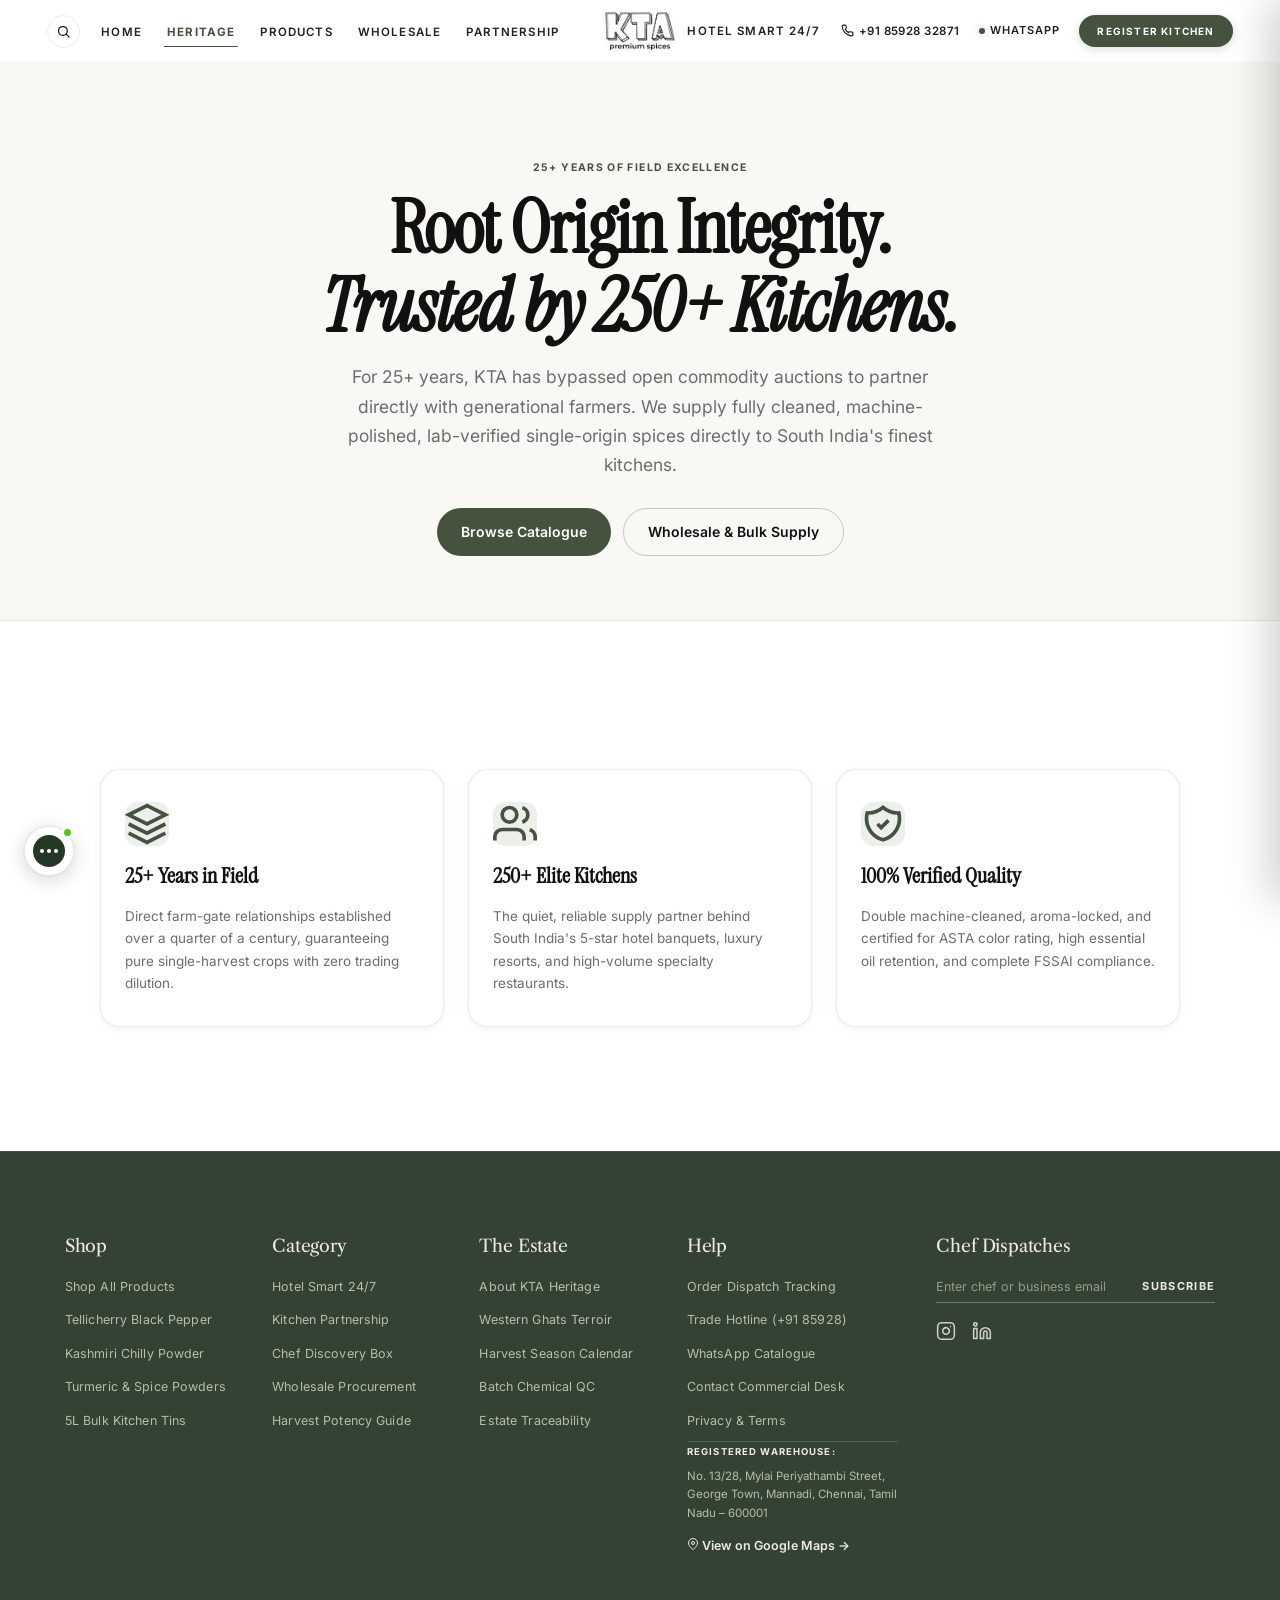
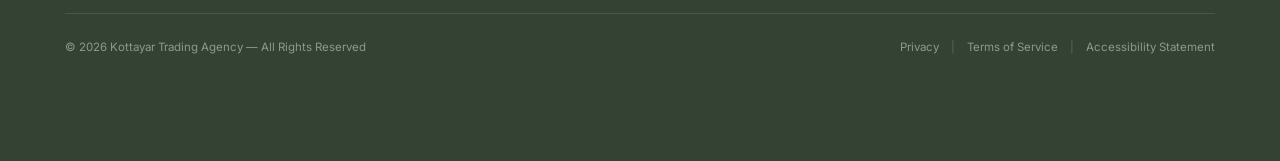
<file: heritage.html>
<!DOCTYPE html>
<html lang="en">
<head>
  <meta charset="UTF-8">
  <meta name="viewport" content="width=device-width, initial-scale=1.0">
  <title>Heritage — 25+ Years of Direct Field Purity | KTA Spices</title>
  <meta name="description" content="25+ years of direct field experience. Supplying 250+ premier restaurants and hotels across South India with 100% verified, unadulterated spices.">
  <link rel="preconnect" href="https://fonts.googleapis.com">
  <link rel="preconnect" href="https://fonts.gstatic.com" crossorigin>
  <link href="https://fonts.googleapis.com/css2?family=Libre+Caslon+Text:ital,wght@0,400;0,700;1,400&family=Instrument+Serif:ital,wght@0,400;0,700;1,400;1,700&family=Plus+Jakarta+Sans:ital,wght@0,400;0,500;0,600;0,700;0,800;1,400;1,500&family=Inter:wght@400;500;600;700&display=swap" rel="stylesheet">
  <link rel="stylesheet" href="shared.css?v=33">
  <style>
    .heritage-hero {
      padding: clamp(120px, 15vw, 160px) 0 clamp(36px, 5vw, 64px);
      background: #faf8f5;
      border-bottom: 1px solid var(--border);
      text-align: center;
    }
    .heritage-hero-inner {
      max-width: 780px;
      margin: 0 auto;
    }
    .heritage-grid {
      display: grid;
      grid-template-columns: repeat(3, 1fr);
      gap: 24px;
      margin: 48px 0 24px;
    }
    .heritage-card {
      background: #ffffff;
      border: 1px solid var(--border);
      border-radius: 20px;
      padding: 32px 24px;
      display: flex;
      flex-direction: column;
      gap: 12px;
      box-shadow: var(--shadow-sm);
    }
    .heritage-card-icon {
      width: 44px;
      height: 44px;
      border-radius: 12px;
      background: var(--olive-faint);
      color: var(--olive);
      display: flex;
      align-items: center;
      justify-content: center;
    }
    .heritage-card-title {
      font-family: var(--font-display);
      font-size: 22px;
      font-weight: 700;
      color: var(--ink);
    }
    .heritage-card-body {
      font-size: 13.5px;
      line-height: 1.65;
      color: var(--muted);
    }
    @media(max-width: 900px) {
      .heritage-grid {
        grid-template-columns: 1fr;
      }
    }
  </style>
</head>
<body>

  <!-- ══════════════════════════════════
       UNIFIED EDITORIAL NAVBAR (Image 3 Style)
       ══════════════════════════════════ -->
  <nav class="home-nav" id="homeNav" aria-label="Main navigation">
    <div class="home-nav-inner">
      <!-- MOBILE LEFT (<= 992px) -->
      <div class="mobile-nav-left">
        <button class="mobile-nav-btn mobile-hamburger-btn" id="mobileHamburger" aria-label="Open menu">
          <svg class="mobile-nav-icon" viewBox="0 0 24 24" fill="none" stroke="currentColor" stroke-width="1.6" stroke-linecap="round" stroke-linejoin="round">
            <line x1="3" y1="6" x2="21" y2="6"></line>
            <line x1="3" y1="12" x2="21" y2="12"></line>
            <line x1="3" y1="18" x2="21" y2="18"></line>
          </svg>
        </button>
        <a href="tel:+918592832871" class="mobile-nav-btn mobile-call-btn" aria-label="Call Direct" title="Call Us">
          <svg class="mobile-nav-icon" viewBox="0 0 24 24" fill="none" stroke="currentColor" stroke-width="1.7" stroke-linecap="round" stroke-linejoin="round">
            <path d="M22 16.92v3a2 2 0 0 1-2.18 2 19.79 19.79 0 0 1-8.63-3.07 19.5 19.5 0 0 1-6-6 19.79 19.79 0 0 1-3.07-8.67A2 2 0 0 1 4.11 2h3a2 2 0 0 1 2 1.72 12.84 12.84 0 0 0 .7 2.81 2 2 0 0 1-.45 2.11L8.09 9.91a16 16 0 0 0 6 6l1.27-1.27a2 2 0 0 1 2.11-.45 12.84 12.84 0 0 0 2.81.7A2 2 0 0 1 22 16.92z"></path>
          </svg>
        </a>
      </div>

      <!-- DESKTOP LEFT LINKS (> 992px) -->
      <div class="desktop-nav-left">
        <button class="desktop-search-btn" id="desktopSearchBtn" aria-label="Search Spices &amp; Catalogue" title="Search Spices · Custom Sourcing Available">
          <svg viewBox="0 0 24 24" fill="none" stroke="currentColor" stroke-width="2" stroke-linecap="round" stroke-linejoin="round" style="width:15px;height:15px;">
            <circle cx="11" cy="11" r="7"></circle><line x1="16.5" y1="16.5" x2="21" y2="21"></line>
          </svg>
        </button>
        <ul class="nav-links-left">
          <li><a href="index.html">HOME</a></li>
          <li><a href="heritage.html" class="active">HERITAGE</a></li>
          <li><a href="catalogue.html">PRODUCTS</a></li>
          <li><a href="wholesale.html">WHOLESALE</a></li>
          <li><a href="partnership.html">PARTNERSHIP</a></li>
        </ul>
      </div>

      <!-- CENTER BRAND LOGO (Desktop & Mobile) -->
      <a href="index.html" class="home-nav-logo" aria-label="KTA Spices Home">
        <img src="images/ktaouterlinelogo.png" alt="KTA Spices" class="home-nav-logo-img">
      </a>

      <!-- DESKTOP RIGHT ACTIONS (> 992px) -->
      <div class="desktop-nav-right">
        <a href="index.html#hotelSmart" class="nav-link-right">HOTEL SMART 24/7</a>
        <a href="tel:+918592832871" class="nav-phone-contact" title="Direct Phone Desk">
          <svg class="nav-phone-icon" viewBox="0 0 24 24" fill="none" stroke-width="2.2" stroke-linecap="round" stroke-linejoin="round">
            <path d="M22 16.92v3a2 2 0 0 1-2.18 2 19.79 19.79 0 0 1-8.63-3.07 19.5 19.5 0 0 1-6-6 19.79 19.79 0 0 1-3.07-8.67A2 2 0 0 1 4.11 2h3a2 2 0 0 1 2 1.72 12.84 12.84 0 0 0 .7 2.81 2 2 0 0 1-.45 2.11L8.09 9.91a16 16 0 0 0 6 6l1.27-1.27a2 2 0 0 1 2.11-.45 12.84 12.84 0 0 0 2.81.7A2 2 0 0 1 22 16.92z"></path>
          </svg>
          <span class="nav-phone-text">+91 85928 32871</span>
        </a>
        <a href="https://wa.me/918592832871?text=Hello%20KTA%20Trade%20Desk%2C%20I%20would%20like%20to%20know%20more%20about%20your%2025%2B%20years%20heritage%20and%20direct-origin%20sourcing." target="_blank" rel="noopener" class="nav-quick-enquiry" title="WhatsApp Enquiry">
          <span class="nav-wa-dot"></span> WhatsApp
        </a>
        <a href="partnership.html#registerKitchen" class="nav-register-btn">REGISTER KITCHEN</a>
      </div>

      <!-- MOBILE RIGHT: WhatsApp & Three-Dots Menu -->
      <div class="mobile-nav-right">
        <a href="https://wa.me/918592832871?text=Hello%20KTA%20Trade%20Desk%2C%20I%20would%20like%20to%20know%20more%20about%20your%2025%2B%20years%20heritage%20and%20direct-origin%20sourcing." target="_blank" rel="noopener" class="mobile-nav-btn mobile-wa-btn" aria-label="WhatsApp Enquiry" title="WhatsApp">
          <svg class="mobile-nav-icon" viewBox="0 0 24 24" fill="currentColor">
            <path d="M17.472 14.382c-.297-.149-1.758-.867-2.03-.967-.273-.099-.471-.148-.67.15-.197.297-.767.966-.94 1.164-.173.199-.347.223-.644.075-.297-.15-1.255-.463-2.39-1.475-.883-.788-1.48-1.761-1.653-2.059-.173-.297-.018-.458.13-.606.134-.133.298-.347.446-.52.149-.174.198-.298.298-.497.099-.198.05-.371-.025-.52-.075-.149-.669-1.612-.916-2.207-.242-.579-.487-.5-.669-.51-.173-.008-.371-.01-.57-.01-.198 0-.52.074-.792.372-.272.297-1.04 1.016-1.04 2.479 0 1.462 1.065 2.875 1.213 3.074.149.198 2.096 3.2 5.077 4.487.709.306 1.262.489 1.694.625.712.227 1.36.195 1.871.118.571-.085 1.758-.719 2.006-1.413.248-.694.248-1.289.173-1.413-.074-.124-.272-.198-.57-.347m-5.421 7.403h-.004a9.87 9.87 0 01-5.031-1.378l-.361-.214-3.741.982.998-3.648-.235-.374a9.86 9.86 0 01-1.51-5.26c.001-5.45 4.436-9.884 9.888-9.884 2.64 0 5.122 1.03 6.988 2.898a9.825 9.825 0 012.893 6.994c-.003 5.45-4.437 9.885-9.888 9.885m8.413-18.297A11.815 11.815 0 0012.05 0C5.495 0 .16 5.335.157 11.892c0 2.096.547 4.142 1.588 5.945L.057 24l6.305-1.654a11.882 11.882 0 005.683 1.448h.005c6.554 0 11.89-5.335 11.893-11.893a11.821 11.821 0 00-3.48-8.413z"/>
          </svg>
        </a>
        <button class="mobile-nav-btn mobile-more-btn" id="mobileMoreBtn" aria-label="More options" title="More Options">
          <svg class="mobile-nav-icon" viewBox="0 0 24 24" fill="currentColor">
            <circle cx="12" cy="5" r="2"></circle>
            <circle cx="12" cy="12" r="2"></circle>
            <circle cx="12" cy="19" r="2"></circle>
          </svg>
        </button>
      </div>
    </div>
  </nav>

  <!-- Mobile Drawer -->
  <div class="mobile-overlay" id="mobileOverlay"></div>
  <div class="mobile-panel" id="mobilePanel">
    <div class="mobile-panel-head">
      <img src="images/ktaouterlinelogo.png" alt="KTA Spices">
      <button class="mobile-close" id="mobileClose">&times;</button>
    </div>
    <div class="mobile-links">
      <a href="index.html">HOME</a>
      <a href="heritage.html" style="color:var(--olive);font-weight:700">HERITAGE</a>
      <a href="catalogue.html">PRODUCTS</a>
      <a href="partnership.html">PARTNERSHIP</a>
      <a href="wholesale.html">WHOLESALE</a>
      <a href="harvest.html">HARVEST GUIDE</a>
      <a href="index.html#hotelSmart">HOTEL SMART 24/7</a>
      <a href="tel:+918592832871" style="color: #435128; font-weight: 700;">Direct: +91 85928 32871</a>
      <a href="https://wa.me/918592832871?text=Hello%20KTA%20Trade%20Desk%2C%20I%20would%20like%20to%20know%20more%20about%20your%2025%2B%20years%20origin%20heritage%20and%20procurement%20standards." target="_blank" rel="noopener" style="color: var(--olive); font-weight: 700;">WhatsApp Enquiry</a>
    </div>
    <a href="partnership.html#registerKitchen" class="nav-cta-btn" style="margin-top:16px;text-align:center">REGISTER KITCHEN</a>
  </div>

  <!-- ── Hero ── -->
  <section class="heritage-hero">
    <div class="container heritage-hero-inner" data-reveal>
      <span class="eyebrow" style="margin-bottom:12px;display:block">25+ Years of Field Excellence</span>
      <h1 class="display-xl" style="line-height:1.06;margin-bottom:16px">Root Origin Integrity.<br><em>Trusted by 250+ Kitchens.</em></h1>
      <p class="lead" style="max-width:620px;margin:0 auto 28px">For 25+ years, KTA has bypassed open commodity auctions to partner directly with generational farmers. We supply fully cleaned, machine-polished, lab-verified single-origin spices directly to South India's finest kitchens.</p>
      
      <div style="display:flex;gap:12px;justify-content:center;flex-wrap:wrap">
        <a href="catalogue.html" class="btn btn-primary">Browse Catalogue</a>
        <a href="wholesale.html" class="btn btn-outline">Wholesale &amp; Bulk Supply</a>
      </div>
    </div>
  </section>

  <!-- ── 3 Simple Heritage Facts ── -->
  <section class="section">
    <div class="container">
      <div class="heritage-grid" data-reveal>
        <!-- 1. 25+ Years Field Experience -->
        <div class="heritage-card">
          <div class="heritage-card-icon">
            <svg viewBox="0 0 24 24" fill="none" stroke="currentColor" stroke-width="2"><path d="M12 2L2 7l10 5 10-5-10-5zM2 17l10 5 10-5M2 12l10 5 10-5"/></svg>
          </div>
          <div class="heritage-card-title">25+ Years in Field</div>
          <div class="heritage-card-body">Direct farm-gate relationships established over a quarter of a century, guaranteeing pure single-harvest crops with zero trading dilution.</div>
        </div>

        <!-- 2. 250+ Hotel & Restaurant Accounts -->
        <div class="heritage-card">
          <div class="heritage-card-icon">
            <svg viewBox="0 0 24 24" fill="none" stroke="currentColor" stroke-width="2"><path d="M17 21v-2a4 4 0 0 0-4-4H5a4 4 0 0 0-4 4v2"/><circle cx="9" cy="7" r="4"/><path d="M23 21v-2a4 4 0 0 0-3-3.87"/><path d="M16 3.13a4 4 0 0 1 0 7.75"/></svg>
          </div>
          <div class="heritage-card-title">250+ Elite Kitchens</div>
          <div class="heritage-card-body">The quiet, reliable supply partner behind South India's 5-star hotel banquets, luxury resorts, and high-volume specialty restaurants.</div>
        </div>

        <!-- 3. 100% Lab Verified Products -->
        <div class="heritage-card">
          <div class="heritage-card-icon">
            <svg viewBox="0 0 24 24" fill="none" stroke="currentColor" stroke-width="2"><path d="M9 12l2 2 4-4m5.618-4.016A11.955 11.955 0 0112 2.944a11.955 11.955 0 01-8.618 3.04A12.02 12.02 0 003 9c0 5.591 3.824 10.29 9 11.622 5.176-1.332 9-6.03 9-11.622 0-1.042-.133-2.052-.382-3.016z"/></svg>
          </div>
          <div class="heritage-card-title">100% Verified Quality</div>
          <div class="heritage-card-body">Double machine-cleaned, aroma-locked, and certified for ASTA color rating, high essential oil retention, and complete FSSAI compliance.</div>
        </div>
      </div>
    </div>
  </section>

  <!-- ══════════════════════════════════
       ESTATE LUXURY DARK FOOTER
       ══════════════════════════════════ -->
  <footer class="estate-dark-footer">
    <div class="estate-footer-container">
      <div class="estate-footer-grid">
        <!-- Col 1: Shop -->
        <div class="ef-nav-col">
          <h4 class="ef-nav-title">Shop</h4>
          <ul class="ef-nav-links">
            <li><a href="catalogue.html">Shop All Products</a></li>
            <li><a href="catalogue.html?q=pepper">Tellicherry Black Pepper</a></li>
            <li><a href="catalogue.html?q=chilly">Kashmiri Chilly Powder</a></li>
            <li><a href="catalogue.html?q=powder">Turmeric &amp; Spice Powders</a></li>
            <li><a href="wholesale.html">5L Bulk Kitchen Tins</a></li>
          </ul>
        </div>

        <!-- Col 2: Category -->
        <div class="ef-nav-col">
          <h4 class="ef-nav-title">Category</h4>
          <ul class="ef-nav-links">
            <li><a href="hotel-smart.html">Hotel Smart 24/7</a></li>
            <li><a href="partnership.html">Kitchen Partnership</a></li>
            <li><a href="partnership.html#chefWelcome">Chef Discovery Box</a></li>
            <li><a href="wholesale.html">Wholesale Procurement</a></li>
            <li><a href="harvest.html">Harvest Potency Guide</a></li>
          </ul>
        </div>

        <!-- Col 3: The Estate -->
        <div class="ef-nav-col">
          <h4 class="ef-nav-title">The Estate</h4>
          <ul class="ef-nav-links">
            <li><a href="heritage.html">About KTA Heritage</a></li>
            <li><a href="heritage.html#highlands">Western Ghats Terroir</a></li>
            <li><a href="harvest.html">Harvest Season Calendar</a></li>
            <li><a href="wholesale.html#qc">Batch Chemical QC</a></li>
            <li><a href="heritage.html#traceability">Estate Traceability</a></li>
          </ul>
        </div>

        <!-- Col 4: Help & Address -->
        <div class="ef-nav-col">
          <h4 class="ef-nav-title">Help</h4>
          <ul class="ef-nav-links">
            <li><a href="hotel-smart.html">Order Dispatch Tracking</a></li>
            <li><a href="tel:+918592832871">Trade Hotline (+91 85928)</a></li>
            <li><a href="https://wa.me/c/918592832871" target="_blank" rel="noopener">WhatsApp Catalogue</a></li>
            <li><a href="contact.html">Contact Commercial Desk</a></li>
            <li><a href="privacy.html">Privacy &amp; Terms</a></li>
            <li class="ef-address-wrap">
              <span class="ef-address-tag">REGISTERED WAREHOUSE:</span>
              <p class="ef-address-text">
                No. 13/28, Mylai Periyathambi Street, George Town, Mannadi, Chennai, Tamil Nadu – 600001
              </p>
              <a href="https://maps.google.com/?q=No.+13/28,+Mylai+Periyathambi+Street,+George+Town,+Mannadi,+Chennai,+Tamil+Nadu+600001" target="_blank" rel="noopener" class="ef-map-link">
                <svg width="12" height="12" viewBox="0 0 24 24" fill="none" stroke="currentColor" stroke-width="2"><path d="M21 10c0 7-9 13-9 13s-9-6-9-13a9 9 0 0 1 18 0z"/><circle cx="12" cy="10" r="3"/></svg>
                View on Google Maps &rarr;
              </a>
            </li>
          </ul>
        </div>

        <!-- Col 5: Chef Dispatches -->
        <div class="ef-newsletter-col">
          <h4 class="ef-nav-title">Chef Dispatches</h4>
          <form class="ef-subscribe-form" onsubmit="handleFooterSubscribe(event)">
            <input type="email" placeholder="Enter chef or business email" class="ef-subscribe-input" required aria-label="Email for Chef Dispatches">
            <button type="submit" class="ef-subscribe-btn">SUBSCRIBE</button>
          </form>
          
          <div class="ef-social-row">
            <!-- Instagram -->
            <a href="https://instagram.com" target="_blank" rel="noopener" class="ef-social-link" aria-label="Instagram">
              <svg width="20" height="20" viewBox="0 0 24 24" fill="none" stroke="currentColor" stroke-width="1.8" stroke-linecap="round" stroke-linejoin="round">
                <rect x="2" y="2" width="20" height="20" rx="5" ry="5"/>
                <path d="M16 11.37A4 4 0 1 1 12.63 8 4 4 0 0 1 16 11.37z"/>
                <line x1="17.5" y1="6.5" x2="17.51" y2="6.5"/>
              </svg>
            </a>
            <!-- LinkedIn -->
            <a href="https://linkedin.com" target="_blank" rel="noopener" class="ef-social-link" aria-label="LinkedIn">
              <svg width="20" height="20" viewBox="0 0 24 24" fill="none" stroke="currentColor" stroke-width="1.8" stroke-linecap="round" stroke-linejoin="round">
                <path d="M16 8a6 6 0 0 1 6 6v7h-4v-7a2 2 0 0 0-2-2 2 2 0 0 0-2 2v7h-4v-7a6 6 0 0 1 6-6z"/>
                <rect x="2" y="9" width="4" height="12"/>
                <circle cx="4" cy="4" r="2"/>
              </svg>
            </a>
          </div>
        </div>
      </div>

      <!-- Bottom Bar -->
      <div class="estate-footer-bottom">
        <div class="ef-bottom-copy">
          &copy; 2026 Kottayar Trading Agency &mdash; All Rights Reserved
        </div>
        <div class="ef-bottom-links">
          <a href="privacy.html">Privacy</a>
          <span class="ef-sep">|</span>
          <a href="privacy.html#terms">Terms of Service</a>
          <span class="ef-sep">|</span>
          <a href="contact.html">Accessibility Statement</a>
        </div>
      </div>
    </div>
  </footer>


  <script src="shared.js?v=33"></script>
</body>
</html>
</file>
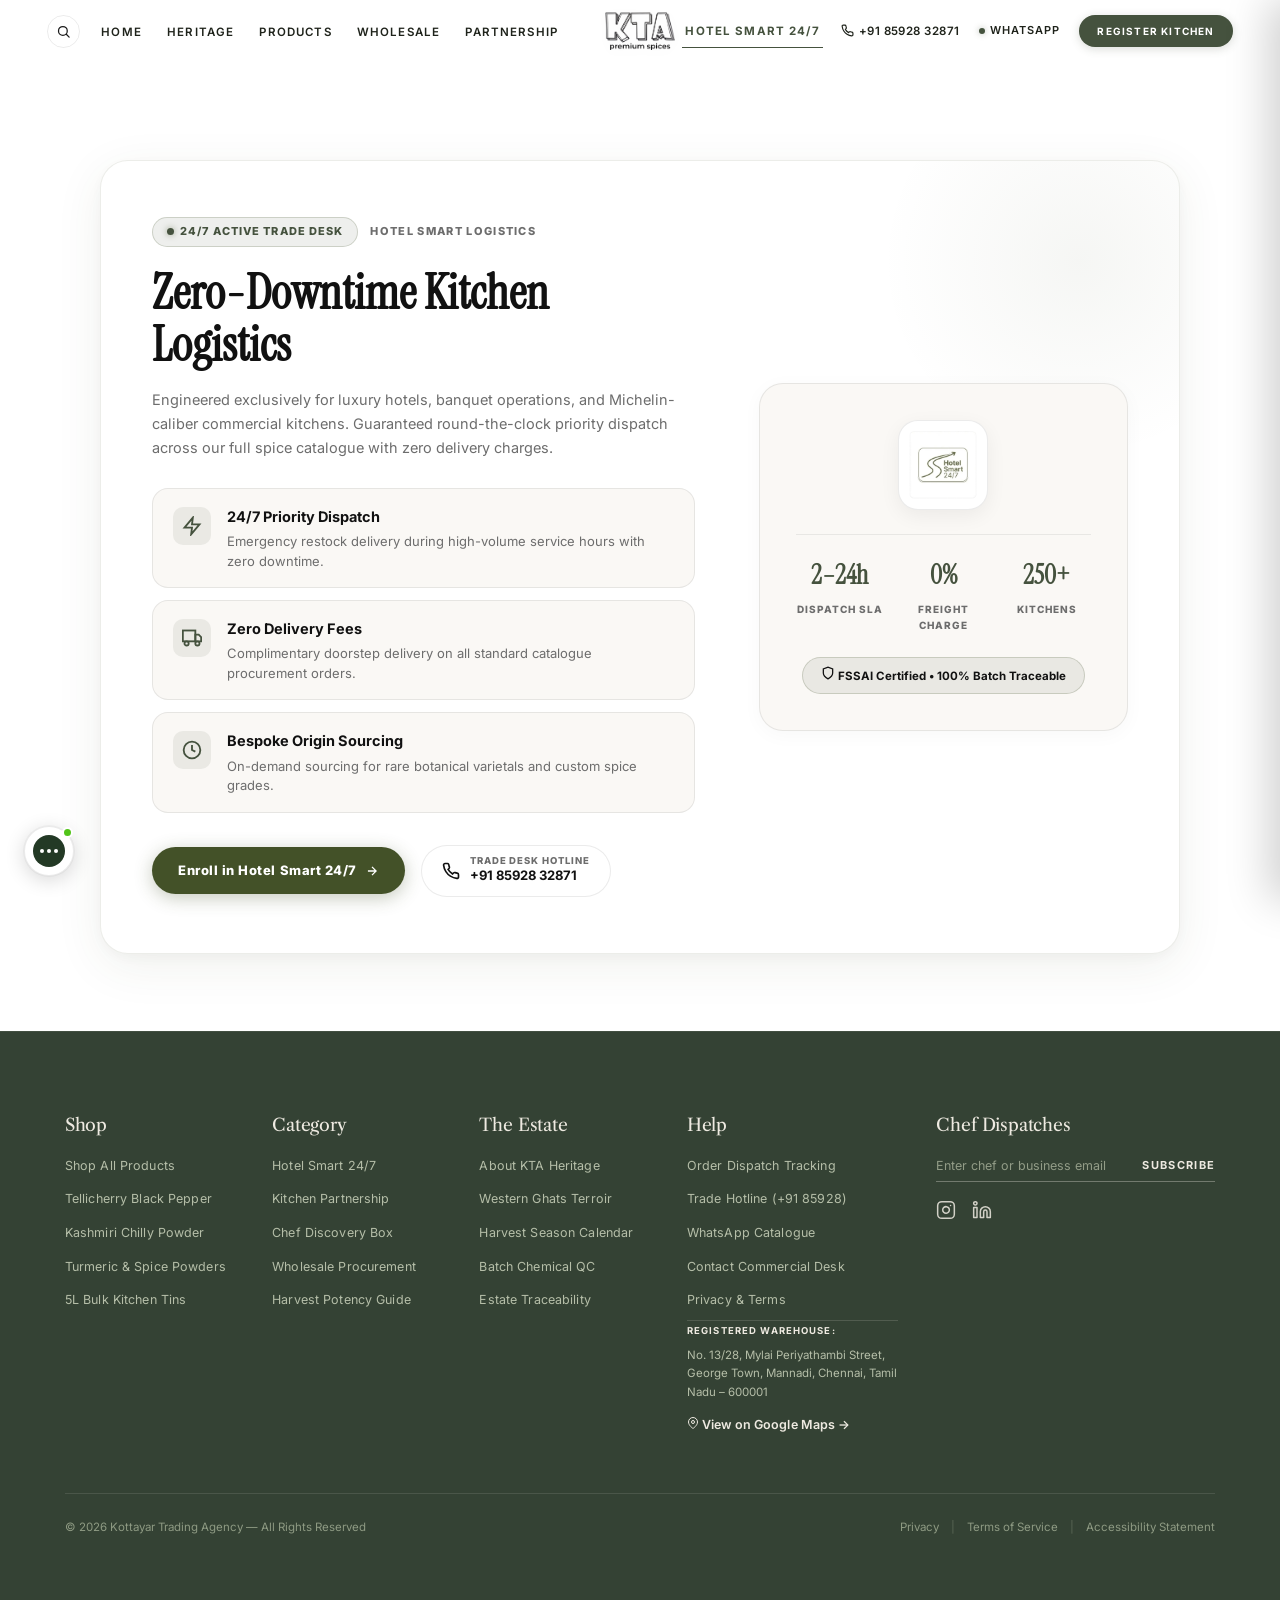
<file: hotel-smart.html>
<!DOCTYPE html>
<html lang="en">
<head>
  <meta charset="UTF-8">
  <meta name="viewport" content="width=device-width, initial-scale=1.0">
  <title>Hotel Smart 24/7 — Zero-Downtime Kitchen Logistics | KTA Spices</title>
  <meta name="description" content="Dedicated 24/7 origin-certified spice logistics and procurement outsourcing across South India. Guaranteed 2–24 hour commercial dispatch.">
  <link rel="preconnect" href="https://fonts.googleapis.com">
  <link rel="preconnect" href="https://fonts.gstatic.com" crossorigin>
  <link href="https://fonts.googleapis.com/css2?family=Libre+Caslon+Text:ital,wght@0,400;0,700;1,400&family=Instrument+Serif:ital,wght@0,400;0,700;1,400;1,700&family=Plus+Jakarta+Sans:ital,wght@0,400;0,500;0,600;0,700;0,800;1,400;1,500&family=Inter:wght@400;500;600;700&display=swap" rel="stylesheet">
  <link rel="stylesheet" href="shared.css?v=33">
  <style>
    .hs-page-wrap {
      padding-top: clamp(120px, 15vw, 160px);
      padding-bottom: clamp(40px, 6vw, 80px);
    }
  </style>
</head>
<body>

  <!-- ══════════════════════════════════
       UNIFIED EDITORIAL NAVBAR (Image 3 Style)
       ══════════════════════════════════ -->
  <nav class="home-nav" id="homeNav" aria-label="Main navigation">
    <div class="home-nav-inner">
      <!-- MOBILE LEFT (<= 992px) -->
      <div class="mobile-nav-left">
        <button class="mobile-nav-btn mobile-hamburger-btn" id="mobileHamburger" aria-label="Open menu">
          <svg class="mobile-nav-icon" viewBox="0 0 24 24" fill="none" stroke="currentColor" stroke-width="1.6" stroke-linecap="round" stroke-linejoin="round">
            <line x1="3" y1="6" x2="21" y2="6"></line>
            <line x1="3" y1="12" x2="21" y2="12"></line>
            <line x1="3" y1="18" x2="21" y2="18"></line>
          </svg>
        </button>
        <a href="tel:+918592832871" class="mobile-nav-btn mobile-call-btn" aria-label="Call Direct" title="Call Us">
          <svg class="mobile-nav-icon" viewBox="0 0 24 24" fill="none" stroke="currentColor" stroke-width="1.7" stroke-linecap="round" stroke-linejoin="round">
            <path d="M22 16.92v3a2 2 0 0 1-2.18 2 19.79 19.79 0 0 1-8.63-3.07 19.5 19.5 0 0 1-6-6 19.79 19.79 0 0 1-3.07-8.67A2 2 0 0 1 4.11 2h3a2 2 0 0 1 2 1.72 12.84 12.84 0 0 0 .7 2.81 2 2 0 0 1-.45 2.11L8.09 9.91a16 16 0 0 0 6 6l1.27-1.27a2 2 0 0 1 2.11-.45 12.84 12.84 0 0 0 2.81.7A2 2 0 0 1 22 16.92z"></path>
          </svg>
        </a>
      </div>

      <!-- DESKTOP LEFT LINKS (> 992px) -->
      <div class="desktop-nav-left">
        <button class="desktop-search-btn" id="desktopSearchBtn" aria-label="Search Spices &amp; Catalogue" title="Search Spices · Custom Sourcing Available">
          <svg viewBox="0 0 24 24" fill="none" stroke="currentColor" stroke-width="2" stroke-linecap="round" stroke-linejoin="round" style="width:15px;height:15px;">
            <circle cx="11" cy="11" r="7"></circle><line x1="16.5" y1="16.5" x2="21" y2="21"></line>
          </svg>
        </button>
        <ul class="nav-links-left">
          <li><a href="index.html">HOME</a></li>
          <li><a href="heritage.html">HERITAGE</a></li>
          <li><a href="catalogue.html">PRODUCTS</a></li>
          <li><a href="wholesale.html">WHOLESALE</a></li>
          <li><a href="partnership.html">PARTNERSHIP</a></li>
        </ul>
      </div>

      <!-- CENTER BRAND LOGO (Desktop & Mobile) -->
      <a href="index.html" class="home-nav-logo" aria-label="KTA Spices Home">
        <img src="images/ktaouterlinelogo.png" alt="KTA Spices" class="home-nav-logo-img">
      </a>

      <!-- DESKTOP RIGHT ACTIONS (> 992px) -->
      <div class="desktop-nav-right">
        <a href="index.html#hotelSmart" class="nav-link-right active">HOTEL SMART 24/7</a>
        <a href="tel:+918592832871" class="nav-phone-contact" title="Direct Phone Desk">
          <svg class="nav-phone-icon" viewBox="0 0 24 24" fill="none" stroke-width="2.2" stroke-linecap="round" stroke-linejoin="round">
            <path d="M22 16.92v3a2 2 0 0 1-2.18 2 19.79 19.79 0 0 1-8.63-3.07 19.5 19.5 0 0 1-6-6 19.79 19.79 0 0 1-3.07-8.67A2 2 0 0 1 4.11 2h3a2 2 0 0 1 2 1.72 12.84 12.84 0 0 0 .7 2.81 2 2 0 0 1-.45 2.11L8.09 9.91a16 16 0 0 0 6 6l1.27-1.27a2 2 0 0 1 2.11-.45 12.84 12.84 0 0 0 2.81.7A2 2 0 0 1 22 16.92z"></path>
          </svg>
          <span class="nav-phone-text">+91 85928 32871</span>
        </a>
        <a href="https://wa.me/918592832871?text=Hello%20KTA%20Trade%20Desk%2C%20I%20would%20like%20to%20inquire%20about%20activating%20Hotel%20Smart%2024%2F7%20Rapid%20Replenishment%20for%20our%20property." target="_blank" rel="noopener" class="nav-quick-enquiry" title="WhatsApp Enquiry">
          <span class="nav-wa-dot"></span> WhatsApp
        </a>
        <a href="partnership.html#registerKitchen" class="nav-register-btn">REGISTER KITCHEN</a>
      </div>

      <!-- MOBILE RIGHT: WhatsApp & Three-Dots Menu -->
      <div class="mobile-nav-right">
        <a href="https://wa.me/918592832871?text=Hello%20KTA%20Trade%20Desk%2C%20I%20would%20like%20to%20inquire%20about%20activating%20Hotel%20Smart%2024%2F7%20Rapid%20Replenishment%20for%20our%20property." target="_blank" rel="noopener" class="mobile-nav-btn mobile-wa-btn" aria-label="WhatsApp Enquiry" title="WhatsApp">
          <svg class="mobile-nav-icon" viewBox="0 0 24 24" fill="currentColor">
            <path d="M17.472 14.382c-.297-.149-1.758-.867-2.03-.967-.273-.099-.471-.148-.67.15-.197.297-.767.966-.94 1.164-.173.199-.347.223-.644.075-.297-.15-1.255-.463-2.39-1.475-.883-.788-1.48-1.761-1.653-2.059-.173-.297-.018-.458.13-.606.134-.133.298-.347.446-.52.149-.174.198-.298.298-.497.099-.198.05-.371-.025-.52-.075-.149-.669-1.612-.916-2.207-.242-.579-.487-.5-.669-.51-.173-.008-.371-.01-.57-.01-.198 0-.52.074-.792.372-.272.297-1.04 1.016-1.04 2.479 0 1.462 1.065 2.875 1.213 3.074.149.198 2.096 3.2 5.077 4.487.709.306 1.262.489 1.694.625.712.227 1.36.195 1.871.118.571-.085 1.758-.719 2.006-1.413.248-.694.248-1.289.173-1.413-.074-.124-.272-.198-.57-.347m-5.421 7.403h-.004a9.87 9.87 0 01-5.031-1.378l-.361-.214-3.741.982.998-3.648-.235-.374a9.86 9.86 0 01-1.51-5.26c.001-5.45 4.436-9.884 9.888-9.884 2.64 0 5.122 1.03 6.988 2.898a9.825 9.825 0 012.893 6.994c-.003 5.45-4.437 9.885-9.888 9.885m8.413-18.297A11.815 11.815 0 0012.05 0C5.495 0 .16 5.335.157 11.892c0 2.096.547 4.142 1.588 5.945L.057 24l6.305-1.654a11.882 11.882 0 005.683 1.448h.005c6.554 0 11.89-5.335 11.893-11.893a11.821 11.821 0 00-3.48-8.413z"/>
          </svg>
        </a>
        <button class="mobile-nav-btn mobile-more-btn" id="mobileMoreBtn" aria-label="More options" title="More Options">
          <svg class="mobile-nav-icon" viewBox="0 0 24 24" fill="currentColor">
            <circle cx="12" cy="5" r="2"></circle>
            <circle cx="12" cy="12" r="2"></circle>
            <circle cx="12" cy="19" r="2"></circle>
          </svg>
        </button>
      </div>
    </div>
  </nav>

  <!-- Mobile Drawer -->
  <div class="mobile-overlay" id="mobileOverlay"></div>
  <div class="mobile-panel" id="mobilePanel">
    <div class="mobile-panel-head">
      <img src="images/ktaouterlinelogo.png" alt="KTA Spices">
      <button class="mobile-close" id="mobileClose">&times;</button>
    </div>
    <div class="mobile-links">
      <a href="index.html">HOME</a>
      <a href="heritage.html">HERITAGE</a>
      <a href="catalogue.html">PRODUCTS</a>
      <a href="partnership.html">PARTNERSHIP</a>
      <a href="wholesale.html">WHOLESALE</a>
      <a href="harvest.html">HARVEST GUIDE</a>
      <a href="index.html#hotelSmart" style="color:var(--olive);font-weight:700">HOTEL SMART 24/7</a>
      <a href="tel:+918592832871" style="color: #435128; font-weight: 700;">Direct: +91 85928 32871</a>
      <a href="https://wa.me/918592832871?text=Hello%20KTA%20Trade%20Desk%2C%20I%20would%20like%20to%20inquire%20about%20activating%20Hotel%20Smart%2024%2F7%20Rapid%20Replenishment%20for%20our%20property." target="_blank" rel="noopener" style="color: var(--olive); font-weight: 700;">WhatsApp Enquiry</a>
    </div>
    <a href="partnership.html#registerKitchen" class="nav-cta-btn" style="margin-top:16px;text-align:center">REGISTER KITCHEN</a>
  </div>

  <!-- ── Hotel Smart 24/7 Dark Card Showcase ── -->
  <div class="hs-page-wrap">
    <div class="container">
      <div class="hs-dark-container" data-reveal>
        <div class="hs-dark-grid">
          <!-- Left Column -->
          <div>
            <div class="hs-badge-row">
              <span class="hs-badge-live"><span class="hs-live-dot"></span> 24/7 ACTIVE TRADE DESK</span>
              <span class="hs-badge-label">HOTEL SMART LOGISTICS</span>
            </div>
            
            <h1 class="hs-dark-title">Zero-Downtime Kitchen Logistics</h1>
            <p class="hs-dark-sub">Engineered exclusively for luxury hotels, banquet operations, and Michelin-caliber commercial kitchens. Guaranteed round-the-clock priority dispatch across our full spice catalogue with zero delivery charges.</p>
            
            <div class="hs-feature-list">
              <!-- Feature 1 -->
              <div class="hs-feature-card">
                <div class="hs-feat-icon">
                  <svg width="20" height="20" viewBox="0 0 24 24" fill="none" stroke="currentColor" stroke-width="2.2"><polygon points="13 2 3 14 12 14 11 22 21 10 12 10 13 2"/></svg>
                </div>
                <div>
                  <div class="hs-feat-title">24/7 Priority Dispatch</div>
                  <div class="hs-feat-desc">Emergency restock delivery during high-volume service hours with zero downtime.</div>
                </div>
              </div>

              <!-- Feature 2 -->
              <div class="hs-feature-card">
                <div class="hs-feat-icon">
                  <svg width="20" height="20" viewBox="0 0 24 24" fill="none" stroke="currentColor" stroke-width="2.2"><rect x="1" y="3" width="15" height="13"/><polygon points="16 8 20 8 23 11 23 16 16 16 8"/><circle cx="5.5" cy="18.5" r="2.5"/><circle cx="18.5" cy="18.5" r="2.5"/></svg>
                </div>
                <div>
                  <div class="hs-feat-title">Zero Delivery Fees</div>
                  <div class="hs-feat-desc">Complimentary doorstep delivery on all standard catalogue procurement orders.</div>
                </div>
              </div>

              <!-- Feature 3 -->
              <div class="hs-feature-card">
                <div class="hs-feat-icon">
                  <svg width="20" height="20" viewBox="0 0 24 24" fill="none" stroke="currentColor" stroke-width="2.2"><circle cx="12" cy="12" r="10"/><polyline points="12 6 12 12 16 14"/></svg>
                </div>
                <div>
                  <div class="hs-feat-title">Bespoke Origin Sourcing</div>
                  <div class="hs-feat-desc">On-demand sourcing for rare botanical varietals and custom spice grades.</div>
                </div>
              </div>
            </div>

            <div class="hs-actions-row">
              <a href="partnership.html#registerKitchen" class="hs-enroll-btn">
                <span>Enroll in Hotel Smart 24/7</span>
                <svg width="14" height="14" viewBox="0 0 24 24" fill="none" stroke="currentColor" stroke-width="2.2">
                  <path d="M5 12h14M12 5l7 7-7 7" />
                </svg>
              </a>
              <a href="tel:+918592832871" class="hs-hotline-pill">
                <svg width="18" height="18" viewBox="0 0 24 24" fill="none" stroke="currentColor" stroke-width="2.2"><path d="M22 16.92v3a2 2 0 0 1-2.18 2 19.79 19.79 0 0 1-8.63-3.07 19.5 19.5 0 0 1-6-6 19.79 19.79 0 0 1-3.07-8.67A2 2 0 0 1 4.11 2h3a2 2 0 0 1 2 1.72 12.84 12.84 0 0 0 .7 2.81 2 2 0 0 1-.45 2.11L8.09 9.91a16 16 0 0 0 6 6l1.27-1.27a2 2 0 0 1 2.11-.45 12.84 12.84 0 0 0 2.81.7A2 2 0 0 1 22 16.92z"/></svg>
                <div>
                  <span class="hs-hotline-sub">TRADE DESK HOTLINE</span>
                  +91 85928 32871
                </div>
              </a>
            </div>
          </div>

          <!-- Right Column / Metric Box -->
          <div class="hs-metrics-box">
            <div class="hs-logo-badge">
              <img src="images/hotelsmart.webp" alt="Hotel Smart 24/7 Logo">
            </div>

            <div class="hs-stats-strip">
              <div>
                <div class="hs-stat-num">2&ndash;24h</div>
                <div class="hs-stat-lbl">DISPATCH SLA</div>
              </div>
              <div>
                <div class="hs-stat-num">0%</div>
                <div class="hs-stat-lbl">FREIGHT CHARGE</div>
              </div>
              <div>
                <div class="hs-stat-num">250+</div>
                <div class="hs-stat-lbl">KITCHENS</div>
              </div>
            </div>

            <div class="hs-cert-chip">
              <svg width="14" height="14" viewBox="0 0 24 24" fill="none" stroke="currentColor" stroke-width="2.2"><path d="M12 22s8-4 8-10V5l-8-3-8 3v7c0 6 8 10 8 10z"/></svg>
              FSSAI Certified • 100% Batch Traceable
            </div>
          </div>
        </div>
      </div>
    </div>
  </div>

  <!-- ══════════════════════════════════
       ESTATE LUXURY DARK FOOTER
       ══════════════════════════════════ -->
  <footer class="estate-dark-footer">
    <div class="estate-footer-container">
      <div class="estate-footer-grid">
        <!-- Col 1: Shop -->
        <div class="ef-nav-col">
          <h4 class="ef-nav-title">Shop</h4>
          <ul class="ef-nav-links">
            <li><a href="catalogue.html">Shop All Products</a></li>
            <li><a href="catalogue.html?q=pepper">Tellicherry Black Pepper</a></li>
            <li><a href="catalogue.html?q=chilly">Kashmiri Chilly Powder</a></li>
            <li><a href="catalogue.html?q=powder">Turmeric &amp; Spice Powders</a></li>
            <li><a href="wholesale.html">5L Bulk Kitchen Tins</a></li>
          </ul>
        </div>

        <!-- Col 2: Category -->
        <div class="ef-nav-col">
          <h4 class="ef-nav-title">Category</h4>
          <ul class="ef-nav-links">
            <li><a href="hotel-smart.html">Hotel Smart 24/7</a></li>
            <li><a href="partnership.html">Kitchen Partnership</a></li>
            <li><a href="partnership.html#chefWelcome">Chef Discovery Box</a></li>
            <li><a href="wholesale.html">Wholesale Procurement</a></li>
            <li><a href="harvest.html">Harvest Potency Guide</a></li>
          </ul>
        </div>

        <!-- Col 3: The Estate -->
        <div class="ef-nav-col">
          <h4 class="ef-nav-title">The Estate</h4>
          <ul class="ef-nav-links">
            <li><a href="heritage.html">About KTA Heritage</a></li>
            <li><a href="heritage.html#highlands">Western Ghats Terroir</a></li>
            <li><a href="harvest.html">Harvest Season Calendar</a></li>
            <li><a href="wholesale.html#qc">Batch Chemical QC</a></li>
            <li><a href="heritage.html#traceability">Estate Traceability</a></li>
          </ul>
        </div>

        <!-- Col 4: Help & Address -->
        <div class="ef-nav-col">
          <h4 class="ef-nav-title">Help</h4>
          <ul class="ef-nav-links">
            <li><a href="hotel-smart.html">Order Dispatch Tracking</a></li>
            <li><a href="tel:+918592832871">Trade Hotline (+91 85928)</a></li>
            <li><a href="https://wa.me/c/918592832871" target="_blank" rel="noopener">WhatsApp Catalogue</a></li>
            <li><a href="contact.html">Contact Commercial Desk</a></li>
            <li><a href="privacy.html">Privacy &amp; Terms</a></li>
            <li class="ef-address-wrap">
              <span class="ef-address-tag">REGISTERED WAREHOUSE:</span>
              <p class="ef-address-text">
                No. 13/28, Mylai Periyathambi Street, George Town, Mannadi, Chennai, Tamil Nadu – 600001
              </p>
              <a href="https://maps.google.com/?q=No.+13/28,+Mylai+Periyathambi+Street,+George+Town,+Mannadi,+Chennai,+Tamil+Nadu+600001" target="_blank" rel="noopener" class="ef-map-link">
                <svg width="12" height="12" viewBox="0 0 24 24" fill="none" stroke="currentColor" stroke-width="2"><path d="M21 10c0 7-9 13-9 13s-9-6-9-13a9 9 0 0 1 18 0z"/><circle cx="12" cy="10" r="3"/></svg>
                View on Google Maps &rarr;
              </a>
            </li>
          </ul>
        </div>

        <!-- Col 5: Chef Dispatches -->
        <div class="ef-newsletter-col">
          <h4 class="ef-nav-title">Chef Dispatches</h4>
          <form class="ef-subscribe-form" onsubmit="handleFooterSubscribe(event)">
            <input type="email" placeholder="Enter chef or business email" class="ef-subscribe-input" required aria-label="Email for Chef Dispatches">
            <button type="submit" class="ef-subscribe-btn">SUBSCRIBE</button>
          </form>
          
          <div class="ef-social-row">
            <!-- Instagram -->
            <a href="https://instagram.com" target="_blank" rel="noopener" class="ef-social-link" aria-label="Instagram">
              <svg width="20" height="20" viewBox="0 0 24 24" fill="none" stroke="currentColor" stroke-width="1.8" stroke-linecap="round" stroke-linejoin="round">
                <rect x="2" y="2" width="20" height="20" rx="5" ry="5"/>
                <path d="M16 11.37A4 4 0 1 1 12.63 8 4 4 0 0 1 16 11.37z"/>
                <line x1="17.5" y1="6.5" x2="17.51" y2="6.5"/>
              </svg>
            </a>
            <!-- LinkedIn -->
            <a href="https://linkedin.com" target="_blank" rel="noopener" class="ef-social-link" aria-label="LinkedIn">
              <svg width="20" height="20" viewBox="0 0 24 24" fill="none" stroke="currentColor" stroke-width="1.8" stroke-linecap="round" stroke-linejoin="round">
                <path d="M16 8a6 6 0 0 1 6 6v7h-4v-7a2 2 0 0 0-2-2 2 2 0 0 0-2 2v7h-4v-7a6 6 0 0 1 6-6z"/>
                <rect x="2" y="9" width="4" height="12"/>
                <circle cx="4" cy="4" r="2"/>
              </svg>
            </a>
          </div>
        </div>
      </div>

      <!-- Bottom Bar -->
      <div class="estate-footer-bottom">
        <div class="ef-bottom-copy">
          &copy; 2026 Kottayar Trading Agency &mdash; All Rights Reserved
        </div>
        <div class="ef-bottom-links">
          <a href="privacy.html">Privacy</a>
          <span class="ef-sep">|</span>
          <a href="privacy.html#terms">Terms of Service</a>
          <span class="ef-sep">|</span>
          <a href="contact.html">Accessibility Statement</a>
        </div>
      </div>
    </div>
  </footer>


  <script src="shared.js?v=33"></script>
</body>
</html>
</file>
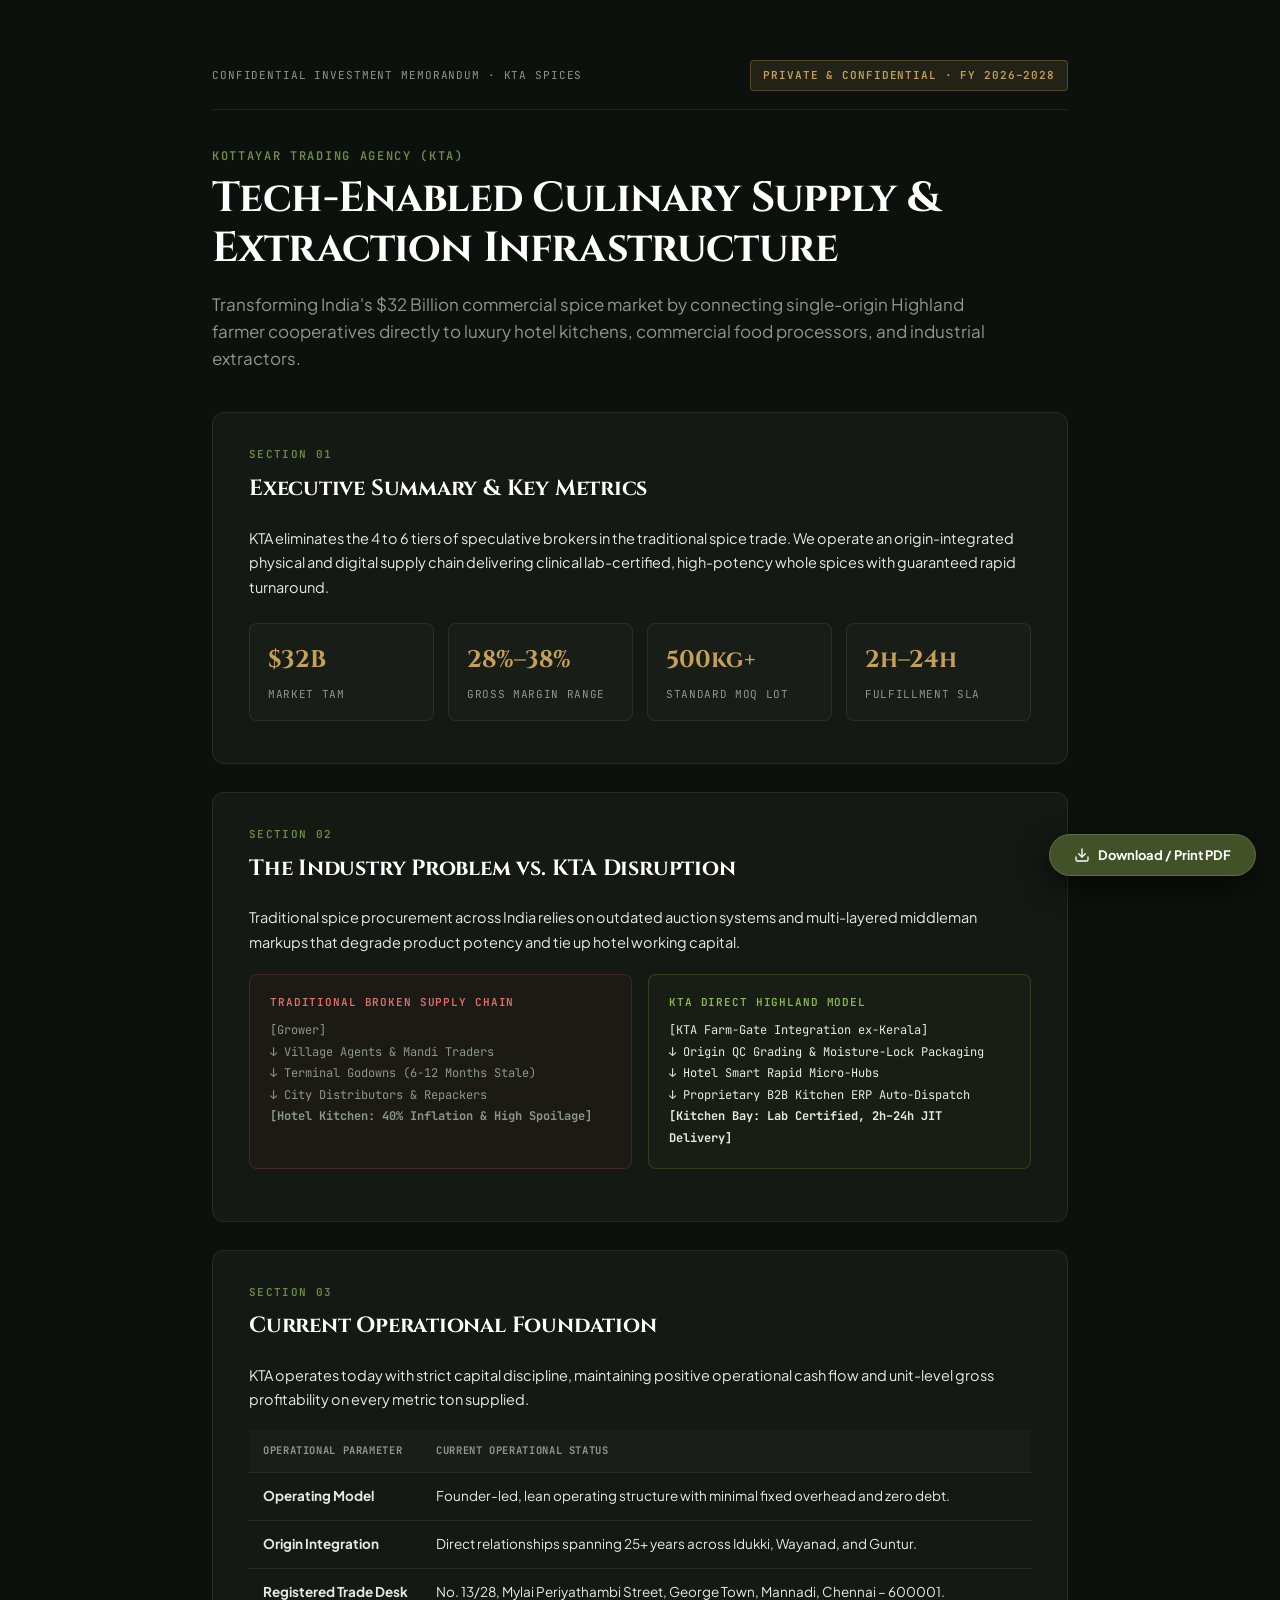
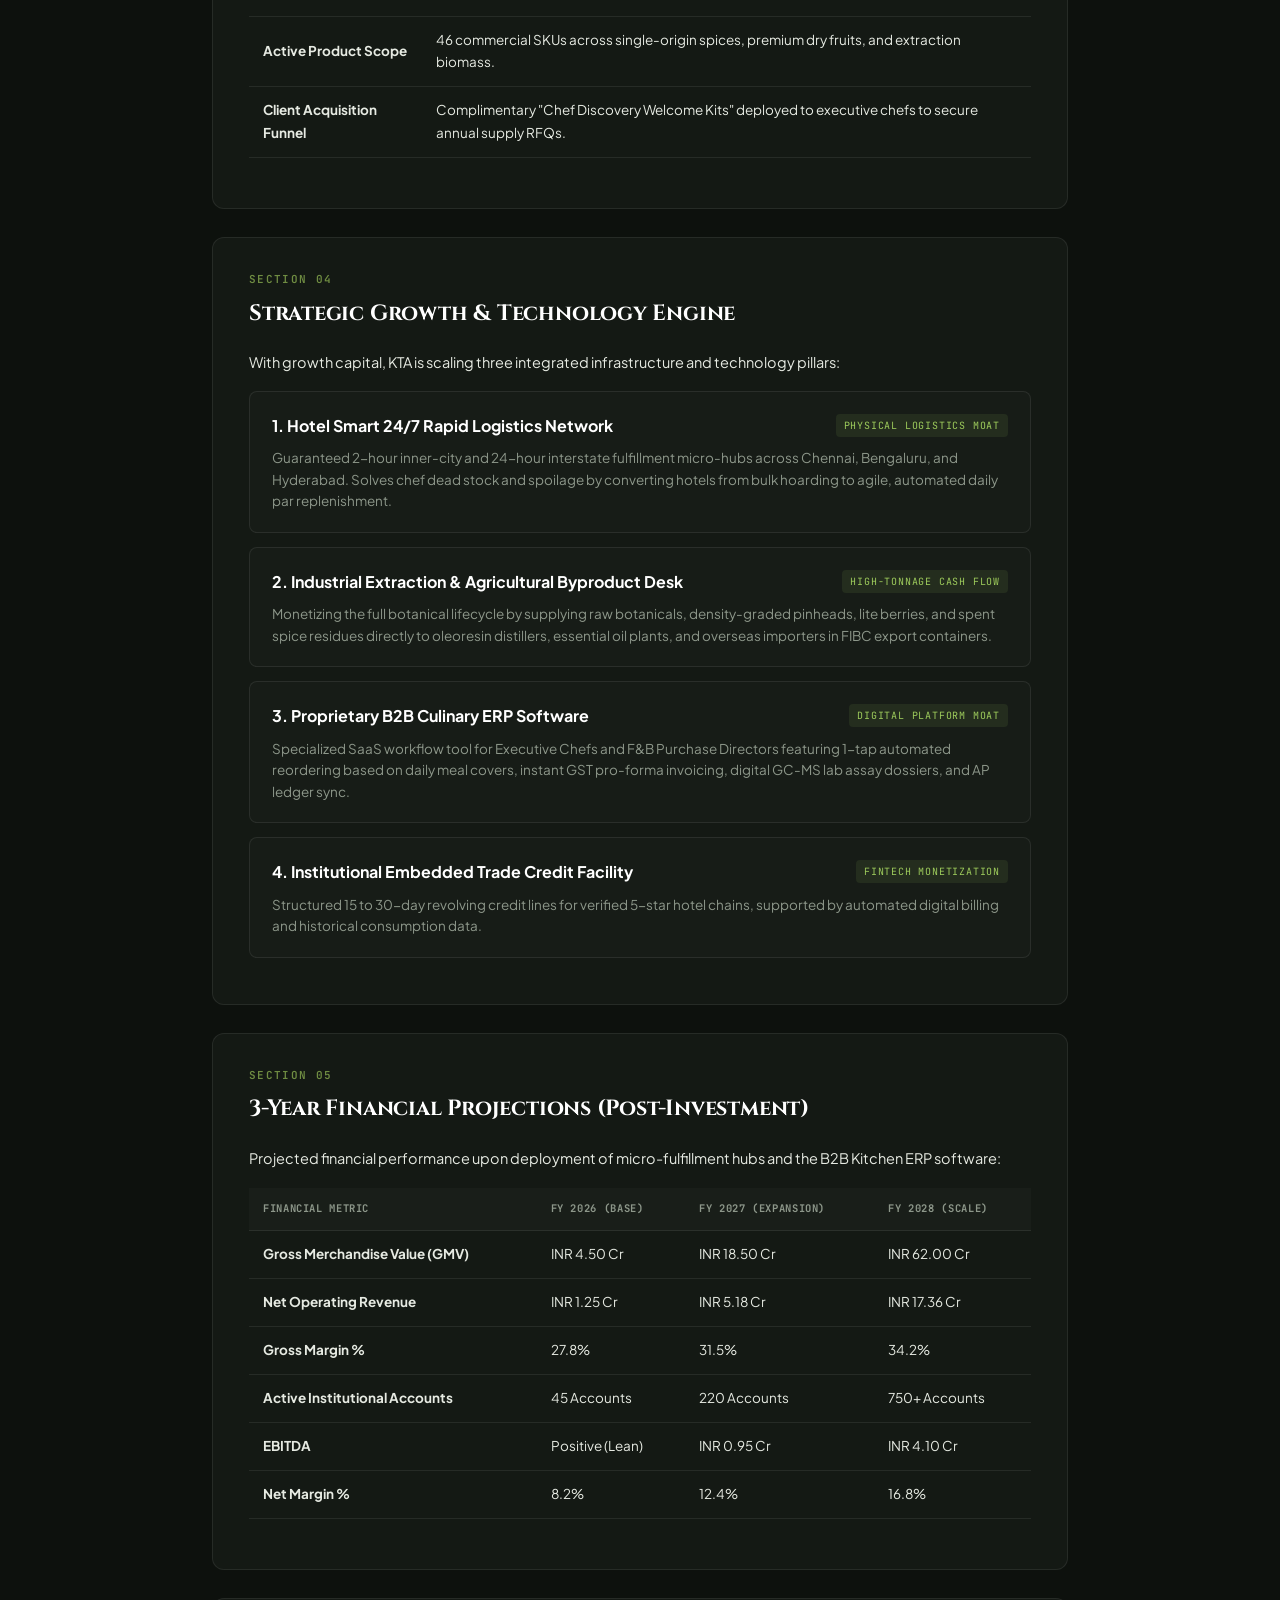
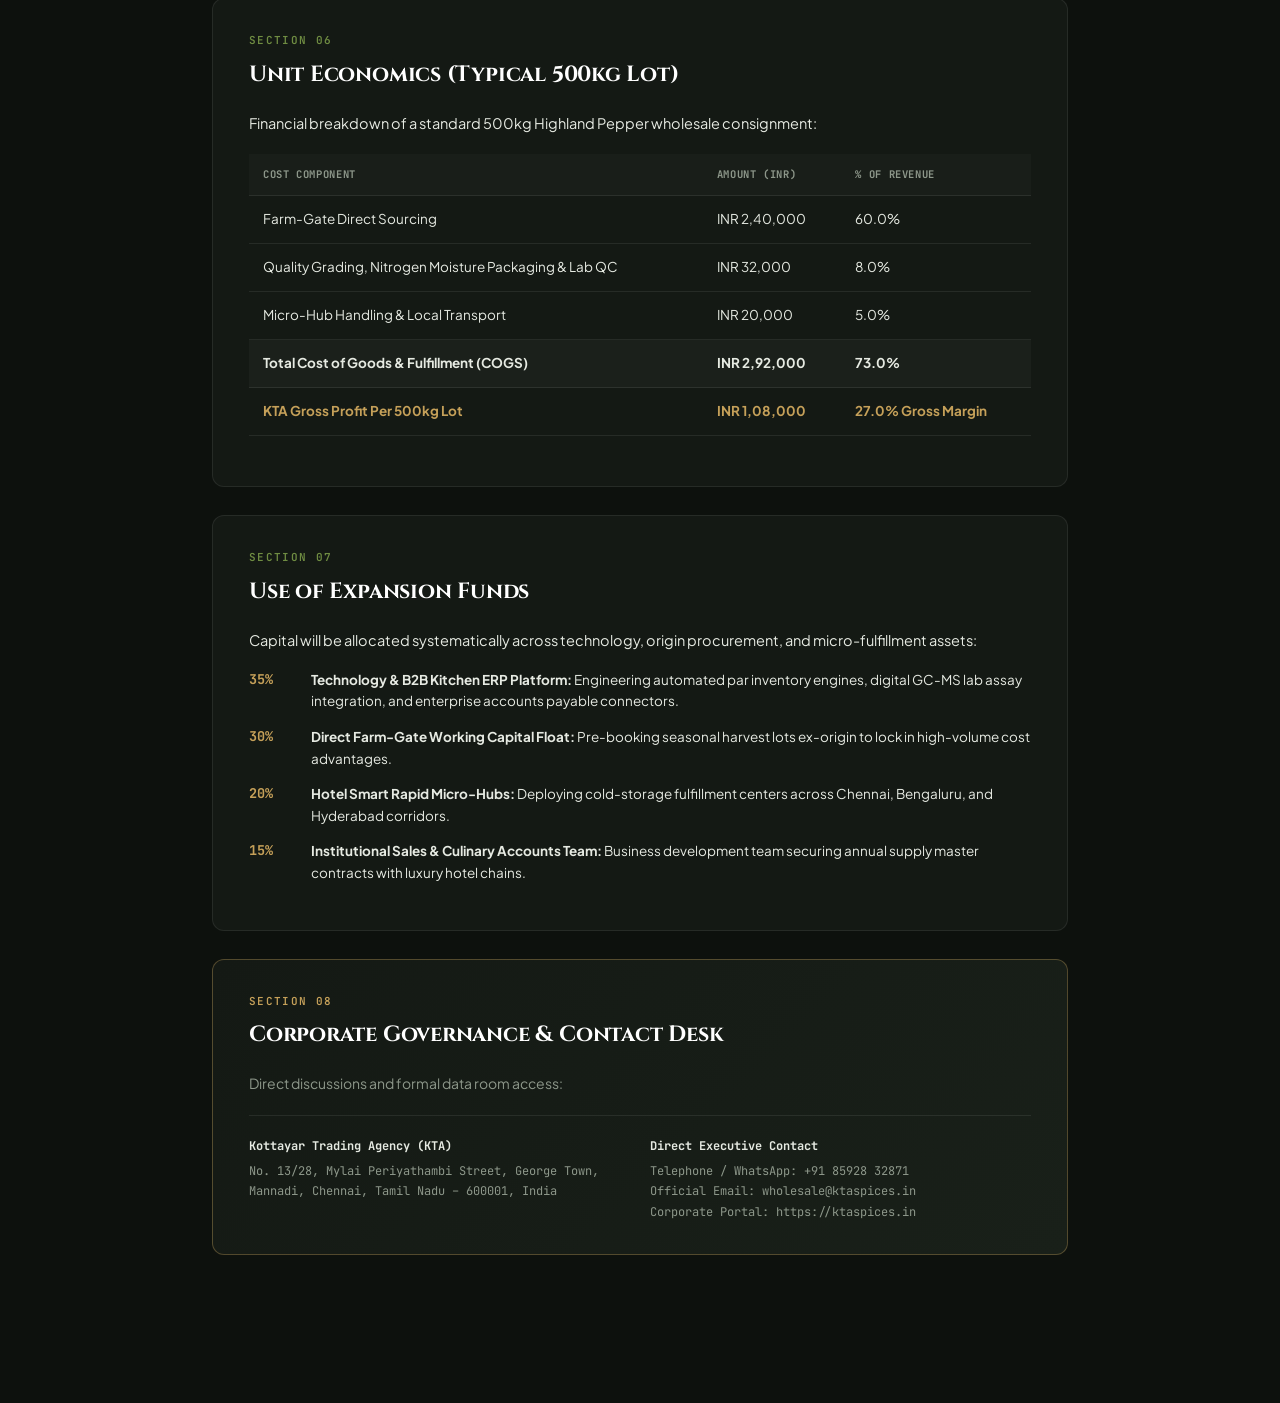
<file: investor-deck.html>
<!DOCTYPE html>
<html lang="en">
<head>
  <meta charset="UTF-8">
  <meta name="viewport" content="width=device-width, initial-scale=1.0">
  <title>KTA Spices — Confidential Investment Memorandum (FY 2026–2028)</title>
  <link rel="preconnect" href="https://fonts.googleapis.com">
  <link rel="preconnect" href="https://fonts.gstatic.com" crossorigin>
  <link href="https://fonts.googleapis.com/css2?family=Cinzel:wght@500;600;700;800&family=Plus+Jakarta+Sans:wght@300;400;500;600;700&family=JetBrains+Mono:wght@400;500;600&display=swap" rel="stylesheet">
  <style>
    :root {
      --bg: #0d110d;
      --card-bg: #141914;
      --card-border: rgba(255, 255, 255, 0.08);
      --accent: #6f8c42;
      --accent-dim: rgba(111, 140, 66, 0.15);
      --gold: #c5a059;
      --gold-dim: rgba(197, 160, 89, 0.12);
      --text: #e6eae2;
      --muted: #8d978a;
      --font-display: 'Cinzel', Georgia, serif;
      --font-body: 'Plus Jakarta Sans', -apple-system, BlinkMacSystemFont, sans-serif;
      --font-mono: 'JetBrains Mono', monospace;
    }

    * {
      box-sizing: border-box;
      margin: 0;
      padding: 0;
    }

    body {
      background-color: var(--bg);
      color: var(--text);
      font-family: var(--font-body);
      font-size: 14.5px;
      line-height: 1.7;
      -webkit-font-smoothing: antialiased;
    }

    .memorandum-wrapper {
      max-width: 920px;
      margin: 0 auto;
      padding: 60px 32px 120px;
    }

    /* Header & Document Classification */
    .doc-classification-bar {
      display: flex;
      justify-content: space-between;
      align-items: center;
      flex-wrap: wrap;
      gap: 12px;
      border-bottom: 1px solid var(--card-border);
      padding-bottom: 18px;
      margin-bottom: 36px;
      font-family: var(--font-mono);
      font-size: 11px;
      letter-spacing: 0.08em;
      text-transform: uppercase;
      color: var(--muted);
    }

    .classification-badge {
      display: inline-flex;
      align-items: center;
      gap: 6px;
      padding: 5px 12px;
      background: var(--gold-dim);
      border: 1px solid rgba(197, 160, 89, 0.3);
      color: var(--gold);
      border-radius: 4px;
      font-weight: 600;
    }

    .doc-title-section {
      margin-bottom: 40px;
    }

    .doc-company {
      font-family: var(--font-mono);
      font-size: 12px;
      color: var(--accent);
      text-transform: uppercase;
      letter-spacing: 0.14em;
      margin-bottom: 8px;
      font-weight: 600;
    }

    .doc-main-heading {
      font-family: var(--font-display);
      font-size: clamp(30px, 4vw, 42px);
      font-weight: 700;
      color: #ffffff;
      line-height: 1.2;
      margin-bottom: 16px;
      letter-spacing: -0.02em;
    }

    .doc-sub-lead {
      font-size: 17px;
      color: var(--muted);
      max-width: 780px;
      line-height: 1.6;
    }

    /* Section Structure */
    .memo-section {
      background: var(--card-bg);
      border: 1px solid var(--card-border);
      border-radius: 12px;
      padding: 32px 36px;
      margin-bottom: 28px;
    }

    .section-num-tag {
      font-family: var(--font-mono);
      font-size: 11px;
      color: var(--accent);
      text-transform: uppercase;
      letter-spacing: 0.12em;
      font-weight: 600;
      margin-bottom: 6px;
    }

    .section-title {
      font-family: var(--font-display);
      font-size: 22px;
      font-weight: 700;
      color: #ffffff;
      margin-bottom: 18px;
      letter-spacing: -0.01em;
    }

    p {
      margin-bottom: 16px;
      color: var(--text);
    }

    p:last-child {
      margin-bottom: 0;
    }

    /* Metric Grid */
    .metric-grid {
      display: grid;
      grid-template-columns: repeat(4, 1fr);
      gap: 14px;
      margin: 24px 0 10px;
    }

    .metric-card {
      background: rgba(255, 255, 255, 0.02);
      border: 1px solid var(--card-border);
      border-radius: 8px;
      padding: 16px 18px;
    }

    .metric-val {
      font-family: var(--font-display);
      font-size: 24px;
      font-weight: 700;
      color: var(--gold);
      margin-bottom: 4px;
    }

    .metric-lbl {
      font-size: 11px;
      color: var(--muted);
      text-transform: uppercase;
      letter-spacing: 0.06em;
      font-family: var(--font-mono);
    }

    /* Comparison & Flow Diagram */
    .flow-comparison {
      display: grid;
      grid-template-columns: 1fr 1fr;
      gap: 16px;
      margin: 20px 0;
    }

    .flow-box {
      border: 1px solid var(--card-border);
      border-radius: 8px;
      padding: 18px 20px;
    }

    .flow-box.legacy {
      background: rgba(230, 80, 80, 0.03);
      border-color: rgba(230, 80, 80, 0.2);
    }

    .flow-box.kta {
      background: rgba(111, 140, 66, 0.05);
      border-color: rgba(111, 140, 66, 0.3);
    }

    .flow-tag {
      font-family: var(--font-mono);
      font-size: 11px;
      font-weight: 600;
      text-transform: uppercase;
      letter-spacing: 0.08em;
      margin-bottom: 8px;
    }

    .flow-box.legacy .flow-tag { color: #e07070; }
    .flow-box.kta .flow-tag { color: #8cb84d; }

    .flow-steps {
      font-family: var(--font-mono);
      font-size: 12px;
      line-height: 1.8;
      color: var(--muted);
    }

    .flow-box.kta .flow-steps {
      color: var(--text);
    }

    /* Pillar Cards */
    .pillar-item {
      background: rgba(255, 255, 255, 0.015);
      border: 1px solid var(--card-border);
      border-radius: 8px;
      padding: 20px 22px;
      margin-bottom: 14px;
    }

    .pillar-header {
      display: flex;
      justify-content: space-between;
      align-items: center;
      flex-wrap: wrap;
      gap: 8px;
      margin-bottom: 8px;
    }

    .pillar-name {
      font-size: 16px;
      font-weight: 700;
      color: #ffffff;
    }

    .pillar-category {
      font-family: var(--font-mono);
      font-size: 10px;
      text-transform: uppercase;
      letter-spacing: 0.08em;
      padding: 3px 8px;
      background: var(--accent-dim);
      color: #9ecc5c;
      border-radius: 4px;
    }

    .pillar-desc {
      font-size: 13.5px;
      color: var(--muted);
      margin: 0;
      line-height: 1.6;
    }

    /* Tables */
    .table-container {
      overflow-x: auto;
      margin: 18px 0;
    }

    table.data-table {
      width: 100%;
      border-collapse: collapse;
      font-size: 13.5px;
    }

    table.data-table th, table.data-table td {
      padding: 12px 14px;
      border-bottom: 1px solid var(--card-border);
      text-align: left;
    }

    table.data-table th {
      font-family: var(--font-mono);
      font-size: 10.5px;
      text-transform: uppercase;
      letter-spacing: 0.06em;
      color: var(--muted);
      background: rgba(255, 255, 255, 0.02);
    }

    table.data-table tr:hover td {
      background: rgba(255, 255, 255, 0.01);
    }

    .text-right {
      text-align: right;
    }

    /* Breakdown List */
    .breakdown-list {
      list-style: none;
      padding: 0;
      margin: 16px 0 0;
    }

    .breakdown-list li {
      display: flex;
      gap: 12px;
      margin-bottom: 14px;
      font-size: 13.5px;
      line-height: 1.6;
    }

    .breakdown-pct {
      font-family: var(--font-mono);
      font-weight: 700;
      color: var(--gold);
      min-width: 50px;
    }

    /* Signoff Desk */
    .signoff-grid {
      display: grid;
      grid-template-columns: 1fr 1fr;
      gap: 20px;
      margin-top: 20px;
      padding-top: 20px;
      border-top: 1px solid var(--card-border);
      font-family: var(--font-mono);
      font-size: 12px;
      color: var(--muted);
    }

    .signoff-item strong {
      color: var(--text);
      display: block;
      margin-bottom: 4px;
    }

    /* Floating Action Bar */
    .floating-bar {
      position: fixed;
      bottom: 24px;
      right: 24px;
      display: flex;
      gap: 10px;
      z-index: 1000;
    }

    .btn-download-pdf {
      background: #435128;
      color: #ffffff;
      border: 1px solid rgba(255, 255, 255, 0.15);
      padding: 12px 24px;
      border-radius: 999px;
      font-weight: 700;
      font-size: 13px;
      font-family: var(--font-body);
      cursor: pointer;
      box-shadow: 0 10px 30px rgba(0, 0, 0, 0.6);
      display: inline-flex;
      align-items: center;
      gap: 8px;
      transition: all 0.2s ease;
    }

    .btn-download-pdf:hover {
      background: #556733;
      transform: translateY(-2px);
    }

    /* Responsive */
    @media (max-width: 768px) {
      .metric-grid { grid-template-columns: 1fr 1fr; }
      .flow-comparison { grid-template-columns: 1fr; }
      .signoff-grid { grid-template-columns: 1fr; }
      .memo-section { padding: 24px 20px; }
      .memorandum-wrapper { padding: 30px 16px 90px; }
    }

    /* Print / PDF Output Styling */
    @media print {
      body {
        background: #ffffff !important;
        color: #111111 !important;
        font-size: 11pt !important;
      }
      .memorandum-wrapper {
        max-width: 100% !important;
        padding: 0 !important;
        margin: 0 !important;
      }
      .floating-bar {
        display: none !important;
      }
      .doc-classification-bar {
        border-color: #cccccc !important;
        color: #555555 !important;
      }
      .classification-badge {
        background: #f0f0f0 !important;
        border-color: #bbbbbb !important;
        color: #222222 !important;
      }
      .doc-main-heading, .section-title, .pillar-name {
        color: #000000 !important;
      }
      .memo-section {
        background: #ffffff !important;
        border: 1px solid #d5d5d5 !important;
        page-break-inside: avoid;
        margin-bottom: 20px !important;
        padding: 20px !important;
      }
      .metric-card, .pillar-item, .flow-box {
        background: #fafafa !important;
        border: 1px solid #e0e0e0 !important;
      }
      .metric-val {
        color: #2e4a1c !important;
      }
      .pillar-category {
        background: #e8eee0 !important;
        color: #334e1e !important;
      }
      table.data-table th {
        background: #f5f5f5 !important;
        color: #333333 !important;
      }
      table.data-table td {
        border-color: #e5e5e5 !important;
        color: #111111 !important;
      }
      .flow-box.legacy {
        border-color: #e8c0c0 !important;
        background: #fffafa !important;
      }
      .flow-box.kta {
        border-color: #c5d8b0 !important;
        background: #f8faf5 !important;
      }
    }
  </style>
</head>
<body>

  <div class="memorandum-wrapper">

    <!-- Document Header -->
    <div class="doc-classification-bar">
      <div>CONFIDENTIAL INVESTMENT MEMORANDUM · KTA SPICES</div>
      <div class="classification-badge">PRIVATE &amp; CONFIDENTIAL · FY 2026–2028</div>
    </div>

    <!-- Title & Executive Overview -->
    <div class="doc-title-section">
      <div class="doc-company">Kottayar Trading Agency (KTA)</div>
      <h1 class="doc-main-heading">Tech-Enabled Culinary Supply &amp; Extraction Infrastructure</h1>
      <p class="doc-sub-lead">Transforming India's $32 Billion commercial spice market by connecting single-origin Highland farmer cooperatives directly to luxury hotel kitchens, commercial food processors, and industrial extractors.</p>
    </div>

    <!-- Executive Metrics Grid -->
    <div class="memo-section">
      <div class="section-num-tag">Section 01</div>
      <h2 class="section-title">Executive Summary &amp; Key Metrics</h2>
      <p>KTA eliminates the 4 to 6 tiers of speculative brokers in the traditional spice trade. We operate an origin-integrated physical and digital supply chain delivering clinical lab-certified, high-potency whole spices with guaranteed rapid turnaround.</p>

      <div class="metric-grid">
        <div class="metric-card">
          <div class="metric-val">$32B</div>
          <div class="metric-lbl">Market TAM</div>
        </div>
        <div class="metric-card">
          <div class="metric-val">28%–38%</div>
          <div class="metric-lbl">Gross Margin Range</div>
        </div>
        <div class="metric-card">
          <div class="metric-val">500kg+</div>
          <div class="metric-lbl">Standard MOQ Lot</div>
        </div>
        <div class="metric-card">
          <div class="metric-val">2h–24h</div>
          <div class="metric-lbl">Fulfillment SLA</div>
        </div>
      </div>
    </div>

    <!-- Problem & Structural Shift -->
    <div class="memo-section">
      <div class="section-num-tag">Section 02</div>
      <h2 class="section-title">The Industry Problem vs. KTA Disruption</h2>
      <p>Traditional spice procurement across India relies on outdated auction systems and multi-layered middleman markups that degrade product potency and tie up hotel working capital.</p>

      <div class="flow-comparison">
        <div class="flow-box legacy">
          <div class="flow-tag">Traditional Broken Supply Chain</div>
          <div class="flow-steps">
            [Grower]<br>
            ↓ Village Agents &amp; Mandi Traders<br>
            ↓ Terminal Godowns (6-12 Months Stale)<br>
            ↓ City Distributors &amp; Repackers<br>
            <strong>[Hotel Kitchen: 40% Inflation &amp; High Spoilage]</strong>
          </div>
        </div>
        <div class="flow-box kta">
          <div class="flow-tag">KTA Direct Highland Model</div>
          <div class="flow-steps">
            [KTA Farm-Gate Integration ex-Kerala]<br>
            ↓ Origin QC Grading &amp; Moisture-Lock Packaging<br>
            ↓ Hotel Smart Rapid Micro-Hubs<br>
            ↓ Proprietary B2B Kitchen ERP Auto-Dispatch<br>
            <strong>[Kitchen Bay: Lab Certified, 2h–24h JIT Delivery]</strong>
          </div>
        </div>
      </div>
    </div>

    <!-- Current Lean Posture -->
    <div class="memo-section">
      <div class="section-num-tag">Section 03</div>
      <h2 class="section-title">Current Operational Foundation</h2>
      <p>KTA operates today with strict capital discipline, maintaining positive operational cash flow and unit-level gross profitability on every metric ton supplied.</p>
      
      <div class="table-container">
        <table class="data-table">
          <thead>
            <tr>
              <th>Operational Parameter</th>
              <th>Current Operational Status</th>
            </tr>
          </thead>
          <tbody>
            <tr>
              <td><strong>Operating Model</strong></td>
              <td>Founder-led, lean operating structure with minimal fixed overhead and zero debt.</td>
            </tr>
            <tr>
              <td><strong>Origin Integration</strong></td>
              <td>Direct relationships spanning 25+ years across Idukki, Wayanad, and Guntur.</td>
            </tr>
            <tr>
              <td><strong>Registered Trade Desk</strong></td>
              <td>No. 13/28, Mylai Periyathambi Street, George Town, Mannadi, Chennai – 600001.</td>
            </tr>
            <tr>
              <td><strong>Active Product Scope</strong></td>
              <td>46 commercial SKUs across single-origin spices, premium dry fruits, and extraction biomass.</td>
            </tr>
            <tr>
              <td><strong>Client Acquisition Funnel</strong></td>
              <td>Complimentary "Chef Discovery Welcome Kits" deployed to executive chefs to secure annual supply RFQs.</td>
            </tr>
          </tbody>
        </table>
      </div>
    </div>

    <!-- The 3 Strategic Expansion Pillars -->
    <div class="memo-section">
      <div class="section-num-tag">Section 04</div>
      <h2 class="section-title">Strategic Growth &amp; Technology Engine</h2>
      <p>With growth capital, KTA is scaling three integrated infrastructure and technology pillars:</p>

      <div class="pillar-item">
        <div class="pillar-header">
          <div class="pillar-name">1. Hotel Smart 24/7 Rapid Logistics Network</div>
          <span class="pillar-category">Physical Logistics Moat</span>
        </div>
        <p class="pillar-desc">Guaranteed 2-hour inner-city and 24-hour interstate fulfillment micro-hubs across Chennai, Bengaluru, and Hyderabad. Solves chef dead stock and spoilage by converting hotels from bulk hoarding to agile, automated daily par replenishment.</p>
      </div>

      <div class="pillar-item">
        <div class="pillar-header">
          <div class="pillar-name">2. Industrial Extraction &amp; Agricultural Byproduct Desk</div>
          <span class="pillar-category">High-Tonnage Cash Flow</span>
        </div>
        <p class="pillar-desc">Monetizing the full botanical lifecycle by supplying raw botanicals, density-graded pinheads, lite berries, and spent spice residues directly to oleoresin distillers, essential oil plants, and overseas importers in FIBC export containers.</p>
      </div>

      <div class="pillar-item">
        <div class="pillar-header">
          <div class="pillar-name">3. Proprietary B2B Culinary ERP Software</div>
          <span class="pillar-category">Digital Platform Moat</span>
        </div>
        <p class="pillar-desc">Specialized SaaS workflow tool for Executive Chefs and F&amp;B Purchase Directors featuring 1-tap automated reordering based on daily meal covers, instant GST pro-forma invoicing, digital GC-MS lab assay dossiers, and AP ledger sync.</p>
      </div>

      <div class="pillar-item">
        <div class="pillar-header">
          <div class="pillar-name">4. Institutional Embedded Trade Credit Facility</div>
          <span class="pillar-category">Fintech Monetization</span>
        </div>
        <p class="pillar-desc">Structured 15 to 30-day revolving credit lines for verified 5-star hotel chains, supported by automated digital billing and historical consumption data.</p>
      </div>
    </div>

    <!-- Financial Model -->
    <div class="memo-section">
      <div class="section-num-tag">Section 05</div>
      <h2 class="section-title">3-Year Financial Projections (Post-Investment)</h2>
      <p>Projected financial performance upon deployment of micro-fulfillment hubs and the B2B Kitchen ERP software:</p>

      <div class="table-container">
        <table class="data-table">
          <thead>
            <tr>
              <th>Financial Metric</th>
              <th class="text-right">FY 2026 (Base)</th>
              <th class="text-right">FY 2027 (Expansion)</th>
              <th class="text-right">FY 2028 (Scale)</th>
            </tr>
          </thead>
          <tbody>
            <tr>
              <td><strong>Gross Merchandise Value (GMV)</strong></td>
              <td class="text-right">INR 4.50 Cr</td>
              <td class="text-right">INR 18.50 Cr</td>
              <td class="text-right">INR 62.00 Cr</td>
            </tr>
            <tr>
              <td><strong>Net Operating Revenue</strong></td>
              <td class="text-right">INR 1.25 Cr</td>
              <td class="text-right">INR 5.18 Cr</td>
              <td class="text-right">INR 17.36 Cr</td>
            </tr>
            <tr>
              <td><strong>Gross Margin %</strong></td>
              <td class="text-right">27.8%</td>
              <td class="text-right">31.5%</td>
              <td class="text-right">34.2%</td>
            </tr>
            <tr>
              <td><strong>Active Institutional Accounts</strong></td>
              <td class="text-right">45 Accounts</td>
              <td class="text-right">220 Accounts</td>
              <td class="text-right">750+ Accounts</td>
            </tr>
            <tr>
              <td><strong>EBITDA</strong></td>
              <td class="text-right">Positive (Lean)</td>
              <td class="text-right">INR 0.95 Cr</td>
              <td class="text-right">INR 4.10 Cr</td>
            </tr>
            <tr>
              <td><strong>Net Margin %</strong></td>
              <td class="text-right">8.2%</td>
              <td class="text-right">12.4%</td>
              <td class="text-right">16.8%</td>
            </tr>
          </tbody>
        </table>
      </div>
    </div>

    <!-- Unit Economics -->
    <div class="memo-section">
      <div class="section-num-tag">Section 06</div>
      <h2 class="section-title">Unit Economics (Typical 500kg Lot)</h2>
      <p>Financial breakdown of a standard 500kg Highland Pepper wholesale consignment:</p>

      <div class="table-container">
        <table class="data-table">
          <thead>
            <tr>
              <th>Cost Component</th>
              <th>Amount (INR)</th>
              <th class="text-right">% of Revenue</th>
            </tr>
          </thead>
          <tbody>
            <tr>
              <td>Farm-Gate Direct Sourcing</td>
              <td>INR 2,40,000</td>
              <td class="text-right">60.0%</td>
            </tr>
            <tr>
              <td>Quality Grading, Nitrogen Moisture Packaging &amp; Lab QC</td>
              <td>INR 32,000</td>
              <td class="text-right">8.0%</td>
            </tr>
            <tr>
              <td>Micro-Hub Handling &amp; Local Transport</td>
              <td>INR 20,000</td>
              <td class="text-right">5.0%</td>
            </tr>
            <tr style="font-weight:700; background:rgba(255,255,255,0.03);">
              <td>Total Cost of Goods &amp; Fulfillment (COGS)</td>
              <td>INR 2,92,000</td>
              <td class="text-right">73.0%</td>
            </tr>
            <tr style="font-weight:700; color:var(--gold);">
              <td>KTA Gross Profit Per 500kg Lot</td>
              <td>INR 1,08,000</td>
              <td class="text-right">27.0% Gross Margin</td>
            </tr>
          </tbody>
        </table>
      </div>
    </div>

    <!-- Capital Deployment -->
    <div class="memo-section">
      <div class="section-num-tag">Section 07</div>
      <h2 class="section-title">Use of Expansion Funds</h2>
      <p>Capital will be allocated systematically across technology, origin procurement, and micro-fulfillment assets:</p>

      <ul class="breakdown-list">
        <li>
          <span class="breakdown-pct">35%</span>
          <div><strong>Technology &amp; B2B Kitchen ERP Platform:</strong> Engineering automated par inventory engines, digital GC-MS lab assay integration, and enterprise accounts payable connectors.</div>
        </li>
        <li>
          <span class="breakdown-pct">30%</span>
          <div><strong>Direct Farm-Gate Working Capital Float:</strong> Pre-booking seasonal harvest lots ex-origin to lock in high-volume cost advantages.</div>
        </li>
        <li>
          <span class="breakdown-pct">20%</span>
          <div><strong>Hotel Smart Rapid Micro-Hubs:</strong> Deploying cold-storage fulfillment centers across Chennai, Bengaluru, and Hyderabad corridors.</div>
        </li>
        <li>
          <span class="breakdown-pct">15%</span>
          <div><strong>Institutional Sales &amp; Culinary Accounts Team:</strong> Business development team securing annual supply master contracts with luxury hotel chains.</div>
        </li>
      </ul>
    </div>

    <!-- Corporate Signoff Desk -->
    <div class="memo-section" style="border-color: rgba(197, 160, 89, 0.35); background: linear-gradient(135deg, #141914, #192019);">
      <div class="section-num-tag" style="color:var(--gold)">Section 08</div>
      <h2 class="section-title" style="color:#ffffff">Corporate Governance &amp; Contact Desk</h2>
      <p style="font-size:14px;color:var(--muted)">Direct discussions and formal data room access:</p>

      <div class="signoff-grid">
        <div class="signoff-item">
          <strong>Kottayar Trading Agency (KTA)</strong>
          No. 13/28, Mylai Periyathambi Street, George Town, Mannadi, Chennai, Tamil Nadu – 600001, India
        </div>
        <div class="signoff-item">
          <strong>Direct Executive Contact</strong>
          Telephone / WhatsApp: +91 85928 32871<br>
          Official Email: wholesale@ktaspices.in<br>
          Corporate Portal: https://ktaspices.in
        </div>
      </div>
    </div>

  </div>

  <!-- Floating PDF Download Trigger -->
  <div class="floating-bar">
    <button onclick="window.print()" class="btn-download-pdf">
      <svg width="16" height="16" viewBox="0 0 24 24" fill="none" stroke="currentColor" stroke-width="2" stroke-linecap="round" stroke-linejoin="round">
        <path d="M21 15v4a2 2 0 0 1-2 2H5a2 2 0 0 1-2-2v-4"></path>
        <polyline points="7 10 12 15 17 10"></polyline>
        <line x1="12" y1="15" x2="12" y2="3"></line>
      </svg>
      Download / Print PDF
    </button>
  </div>

</body>
</html>
</file>
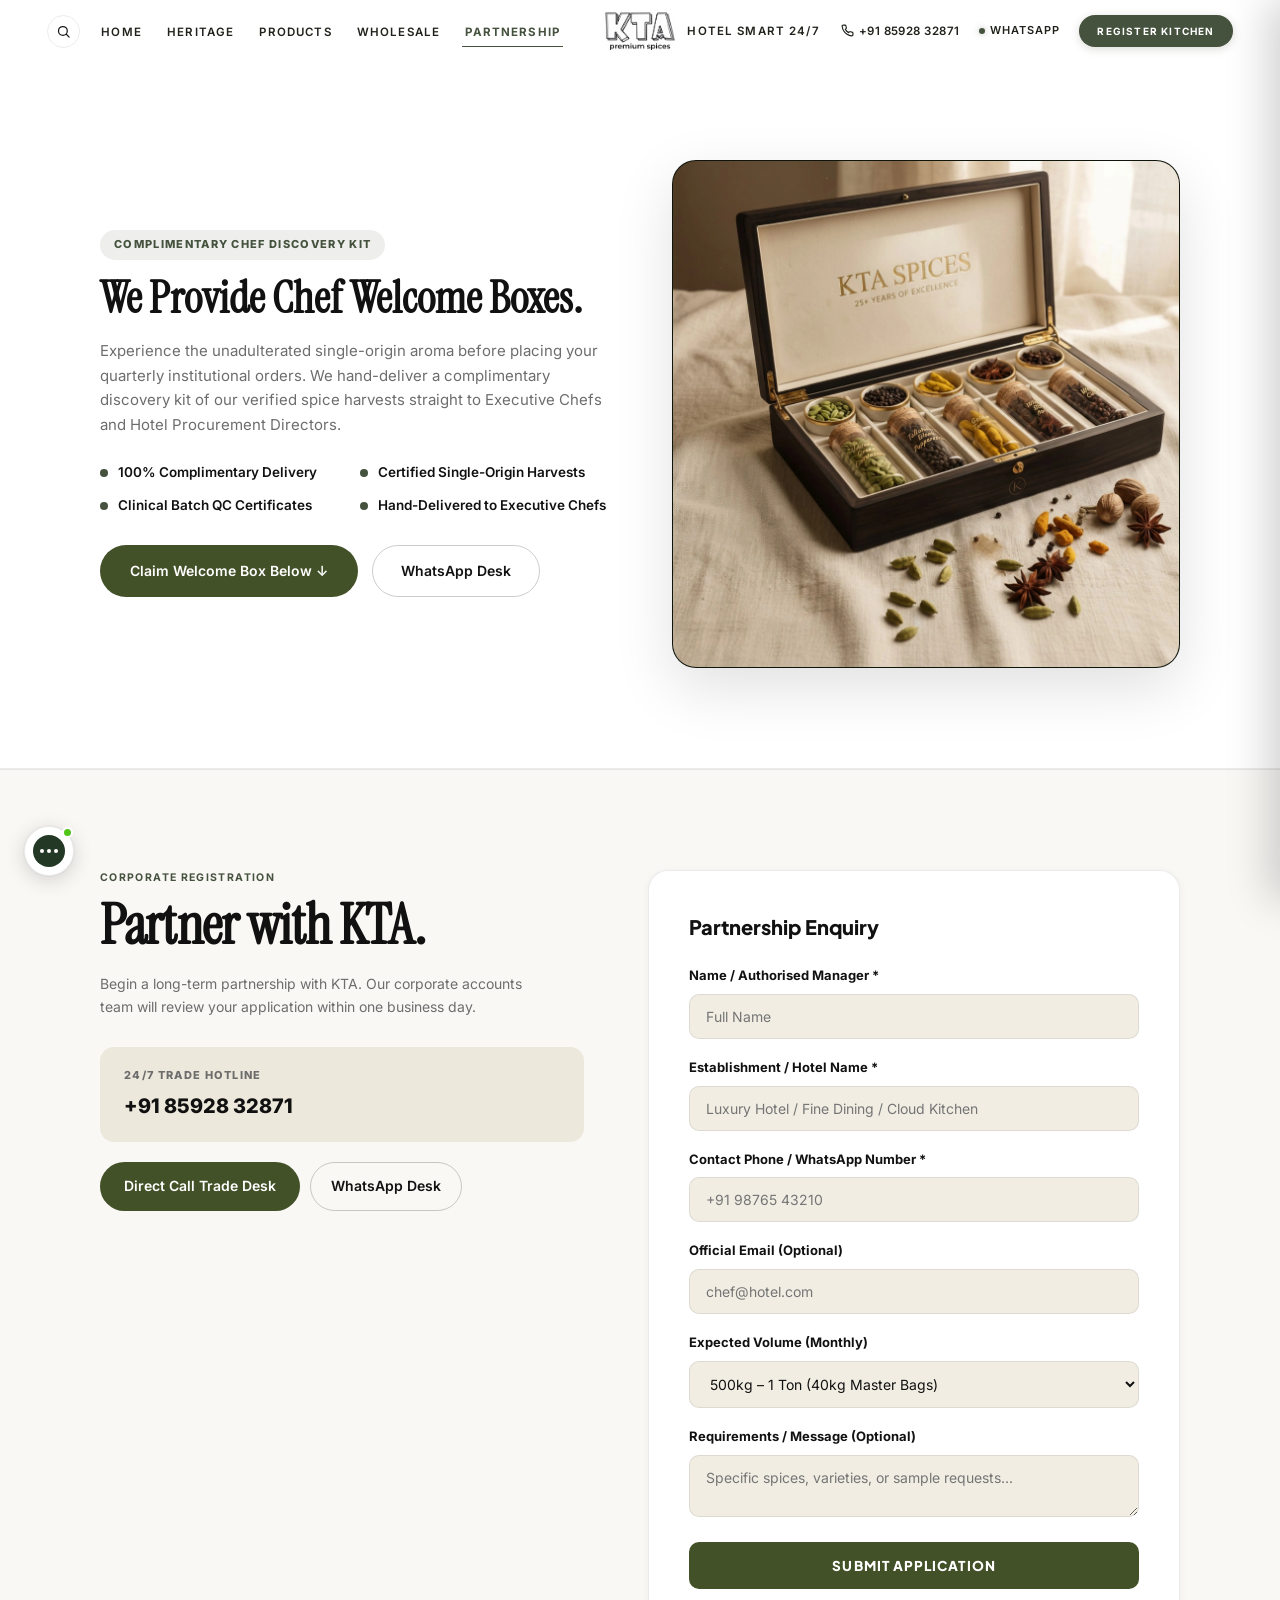
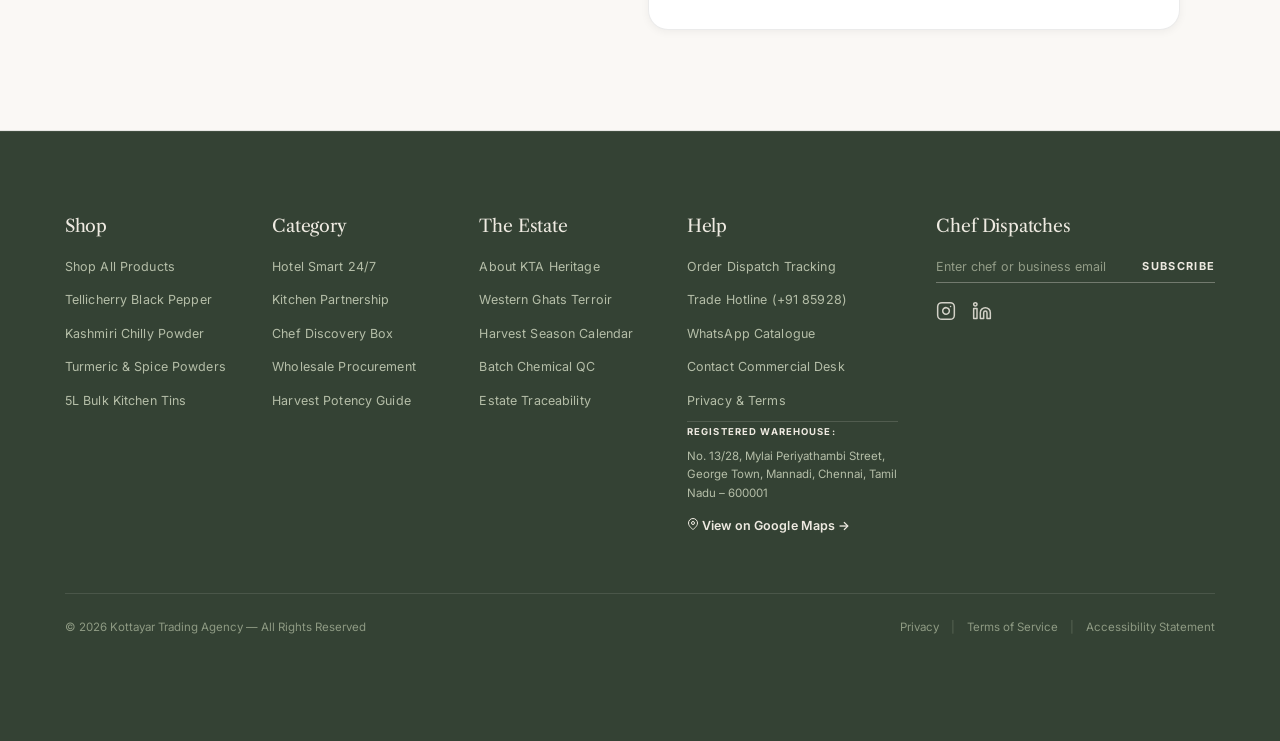
<file: partnership.html>
<!DOCTYPE html>
<html lang="en">
<head>
  <meta charset="UTF-8">
  <meta name="viewport" content="width=device-width, initial-scale=1.0">
  <title>Partner with KTA &amp; Chef Welcome Box — KTA Spices</title>
  <meta name="description" content="Register your commercial kitchen with KTA. Complimentary Chef Welcome Box and dedicated corporate account support across South India.">
  <link rel="preconnect" href="https://fonts.googleapis.com">
  <link rel="preconnect" href="https://fonts.gstatic.com" crossorigin>
  <link href="https://fonts.googleapis.com/css2?family=Libre+Caslon+Text:ital,wght@0,400;0,700;1,400&family=Instrument+Serif:ital,wght@0,400;0,700;1,400;1,700&family=Plus+Jakarta+Sans:ital,wght@0,400;0,500;0,600;0,700;0,800;1,400;1,500&family=Inter:wght@400;500;600;700&display=swap" rel="stylesheet">
  <link rel="stylesheet" href="shared.css?v=33">
  <style>
    .partner-hero {
      padding: clamp(120px, 15vw, 160px) 0 clamp(40px, 6vw, 70px);
      background: var(--cream);
      border-bottom: 1px solid var(--border);
    }
  </style>
</head>
<body>

  <!-- ══════════════════════════════════
       UNIFIED EDITORIAL NAVBAR (Image 3 Style)
       ══════════════════════════════════ -->
  <nav class="home-nav" id="homeNav" aria-label="Main navigation">
    <div class="home-nav-inner">
      <!-- MOBILE LEFT (<= 992px) -->
      <div class="mobile-nav-left">
        <button class="mobile-nav-btn mobile-hamburger-btn" id="mobileHamburger" aria-label="Open menu">
          <svg class="mobile-nav-icon" viewBox="0 0 24 24" fill="none" stroke="currentColor" stroke-width="1.6" stroke-linecap="round" stroke-linejoin="round">
            <line x1="3" y1="6" x2="21" y2="6"></line>
            <line x1="3" y1="12" x2="21" y2="12"></line>
            <line x1="3" y1="18" x2="21" y2="18"></line>
          </svg>
        </button>
        <a href="tel:+918592832871" class="mobile-nav-btn mobile-call-btn" aria-label="Call Direct" title="Call Us">
          <svg class="mobile-nav-icon" viewBox="0 0 24 24" fill="none" stroke="currentColor" stroke-width="1.7" stroke-linecap="round" stroke-linejoin="round">
            <path d="M22 16.92v3a2 2 0 0 1-2.18 2 19.79 19.79 0 0 1-8.63-3.07 19.5 19.5 0 0 1-6-6 19.79 19.79 0 0 1-3.07-8.67A2 2 0 0 1 4.11 2h3a2 2 0 0 1 2 1.72 12.84 12.84 0 0 0 .7 2.81 2 2 0 0 1-.45 2.11L8.09 9.91a16 16 0 0 0 6 6l1.27-1.27a2 2 0 0 1 2.11-.45 12.84 12.84 0 0 0 2.81.7A2 2 0 0 1 22 16.92z"></path>
          </svg>
        </a>
      </div>

      <!-- DESKTOP LEFT LINKS (> 992px) -->
      <div class="desktop-nav-left">
        <button class="desktop-search-btn" id="desktopSearchBtn" aria-label="Search Spices &amp; Catalogue" title="Search Spices · Custom Sourcing Available">
          <svg viewBox="0 0 24 24" fill="none" stroke="currentColor" stroke-width="2" stroke-linecap="round" stroke-linejoin="round" style="width:15px;height:15px;">
            <circle cx="11" cy="11" r="7"></circle><line x1="16.5" y1="16.5" x2="21" y2="21"></line>
          </svg>
        </button>
        <ul class="nav-links-left">
          <li><a href="index.html">HOME</a></li>
          <li><a href="heritage.html">HERITAGE</a></li>
          <li><a href="catalogue.html">PRODUCTS</a></li>
          <li><a href="wholesale.html">WHOLESALE</a></li>
          <li><a href="partnership.html" class="active">PARTNERSHIP</a></li>
        </ul>
      </div>

      <!-- CENTER BRAND LOGO (Desktop & Mobile) -->
      <a href="index.html" class="home-nav-logo" aria-label="KTA Spices Home">
        <img src="images/ktaouterlinelogo.png" alt="KTA Spices" class="home-nav-logo-img">
      </a>

      <!-- DESKTOP RIGHT ACTIONS (> 992px) -->
      <div class="desktop-nav-right">
        <a href="index.html#hotelSmart" class="nav-link-right">HOTEL SMART 24/7</a>
        <a href="tel:+918592832871" class="nav-phone-contact" title="Direct Phone Desk">
          <svg class="nav-phone-icon" viewBox="0 0 24 24" fill="none" stroke-width="2.2" stroke-linecap="round" stroke-linejoin="round">
            <path d="M22 16.92v3a2 2 0 0 1-2.18 2 19.79 19.79 0 0 1-8.63-3.07 19.5 19.5 0 0 1-6-6 19.79 19.79 0 0 1-3.07-8.67A2 2 0 0 1 4.11 2h3a2 2 0 0 1 2 1.72 12.84 12.84 0 0 0 .7 2.81 2 2 0 0 1-.45 2.11L8.09 9.91a16 16 0 0 0 6 6l1.27-1.27a2 2 0 0 1 2.11-.45 12.84 12.84 0 0 0 2.81.7A2 2 0 0 1 22 16.92z"></path>
          </svg>
          <span class="nav-phone-text">+91 85928 32871</span>
        </a>
        <a href="https://wa.me/918592832871?text=Hello%20KTA%20Trade%20Desk%2C%20I%20am%20an%20Executive%20Chef%20%2F%20Purchase%20Director%20inquiring%20about%20a%20Direct%20Kitchen%20Partnership." target="_blank" rel="noopener" class="nav-quick-enquiry" title="WhatsApp Enquiry">
          <span class="nav-wa-dot"></span> WhatsApp
        </a>
        <a href="#registerKitchen" class="nav-register-btn">REGISTER KITCHEN</a>
      </div>

      <!-- MOBILE RIGHT: WhatsApp & Three-Dots Menu -->
      <div class="mobile-nav-right">
        <a href="https://wa.me/918592832871?text=Hello%20KTA%20Trade%20Desk%2C%20I%20am%20an%20Executive%20Chef%20%2F%20Purchase%20Director%20inquiring%20about%20a%20Direct%20Kitchen%20Partnership." target="_blank" rel="noopener" class="mobile-nav-btn mobile-wa-btn" aria-label="WhatsApp Enquiry" title="WhatsApp">
          <svg class="mobile-nav-icon" viewBox="0 0 24 24" fill="currentColor">
            <path d="M17.472 14.382c-.297-.149-1.758-.867-2.03-.967-.273-.099-.471-.148-.67.15-.197.297-.767.966-.94 1.164-.173.199-.347.223-.644.075-.297-.15-1.255-.463-2.39-1.475-.883-.788-1.48-1.761-1.653-2.059-.173-.297-.018-.458.13-.606.134-.133.298-.347.446-.52.149-.174.198-.298.298-.497.099-.198.05-.371-.025-.52-.075-.149-.669-1.612-.916-2.207-.242-.579-.487-.5-.669-.51-.173-.008-.371-.01-.57-.01-.198 0-.52.074-.792.372-.272.297-1.04 1.016-1.04 2.479 0 1.462 1.065 2.875 1.213 3.074.149.198 2.096 3.2 5.077 4.487.709.306 1.262.489 1.694.625.712.227 1.36.195 1.871.118.571-.085 1.758-.719 2.006-1.413.248-.694.248-1.289.173-1.413-.074-.124-.272-.198-.57-.347m-5.421 7.403h-.004a9.87 9.87 0 01-5.031-1.378l-.361-.214-3.741.982.998-3.648-.235-.374a9.86 9.86 0 01-1.51-5.26c.001-5.45 4.436-9.884 9.888-9.884 2.64 0 5.122 1.03 6.988 2.898a9.825 9.825 0 012.893 6.994c-.003 5.45-4.437 9.885-9.888 9.885m8.413-18.297A11.815 11.815 0 0012.05 0C5.495 0 .16 5.335.157 11.892c0 2.096.547 4.142 1.588 5.945L.057 24l6.305-1.654a11.882 11.882 0 005.683 1.448h.005c6.554 0 11.89-5.335 11.893-11.893a11.821 11.821 0 00-3.48-8.413z"/>
          </svg>
        </a>
        <button class="mobile-nav-btn mobile-more-btn" id="mobileMoreBtn" aria-label="More options" title="More Options">
          <svg class="mobile-nav-icon" viewBox="0 0 24 24" fill="currentColor">
            <circle cx="12" cy="5" r="2"></circle>
            <circle cx="12" cy="12" r="2"></circle>
            <circle cx="12" cy="19" r="2"></circle>
          </svg>
        </button>
      </div>
    </div>
  </nav>

  <!-- Mobile Drawer -->
  <div class="mobile-overlay" id="mobileOverlay"></div>
  <div class="mobile-panel" id="mobilePanel">
    <div class="mobile-panel-head">
      <img src="images/ktaouterlinelogo.png" alt="KTA Spices">
      <button class="mobile-close" id="mobileClose">&times;</button>
    </div>
    <div class="mobile-links">
      <a href="index.html">HOME</a>
      <a href="heritage.html">HERITAGE</a>
      <a href="catalogue.html">PRODUCTS</a>
      <a href="partnership.html" style="color:var(--olive);font-weight:700">PARTNERSHIP</a>
      <a href="wholesale.html">WHOLESALE</a>
      <a href="harvest.html">HARVEST GUIDE</a>
      <a href="index.html#hotelSmart">HOTEL SMART 24/7</a>
      <a href="tel:+918592832871" style="color: #435128; font-weight: 700;">Direct: +91 85928 32871</a>
      <a href="https://wa.me/918592832871?text=Hello%20KTA%20Trade%20Desk%2C%20I%20am%20an%20Executive%20Chef%20%2F%20Purchase%20Director%20inquiring%20about%20a%20Direct%20Kitchen%20Partnership." target="_blank" rel="noopener" style="color: var(--olive); font-weight: 700;">WhatsApp Enquiry</a>
    </div>
    <a href="#registerKitchen" class="nav-cta-btn" style="margin-top:16px;text-align:center" onclick="document.getElementById('mobileOverlay').classList.remove('is-open');document.getElementById('mobilePanel').classList.remove('is-open');">REGISTER KITCHEN</a>
  </div>

  <!-- ── 1. Chef Welcome Box Presentation ── -->
  <section class="welcome-box-showcase" style="padding-top: clamp(120px, 15vw, 160px)">
    <div class="container">
      <div class="wb-showcase-grid">
        <div class="wb-content-side" data-reveal>
          <span class="wb-badge-pill">Complimentary Chef Discovery Kit</span>
          <h1 class="wb-heading">We Provide Chef Welcome Boxes.</h1>
          <p class="wb-lead">Experience the unadulterated single-origin aroma before placing your quarterly institutional orders. We hand-deliver a complimentary discovery kit of our verified spice harvests straight to Executive Chefs and Hotel Procurement Directors.</p>
          
          <div class="wb-points-list">
            <div class="wb-point"><span class="wb-point-dot"></span> 100% Complimentary Delivery</div>
            <div class="wb-point"><span class="wb-point-dot"></span> Certified Single-Origin Harvests</div>
            <div class="wb-point"><span class="wb-point-dot"></span> Clinical Batch QC Certificates</div>
            <div class="wb-point"><span class="wb-point-dot"></span> Hand-Delivered to Executive Chefs</div>
          </div>

          <div style="display:flex;gap:14px;flex-wrap:wrap">
            <a href="#registerKitchen" class="btn btn-primary" style="background:#435128;border-radius:999px;padding:14px 30px">Claim Welcome Box Below ↓</a>
            <a href="https://wa.me/918592832871?text=Hello%20KTA%20Trade%20Desk%2C%20I%20am%20an%20Executive%20Chef%20requesting%20the%20complimentary%20Chef%20Welcome%20Discovery%20Kit." target="_blank" rel="noopener" class="btn btn-outline" style="border-radius:999px;padding:14px 28px">WhatsApp Desk</a>
          </div>
        </div>

        <div class="wb-frame" data-reveal data-delay="1">
          <img src="images/ktachefboxnew.webp" alt="KTA Chef Discovery Welcome Sample Box for Executive Hotel Chefs" loading="lazy" decoding="async">
        </div>
      </div>
    </div>
  </section>

  <!-- ── 2. Corporate Registration Form (Image 4 Style) ── -->
  <section class="partner-reg-section" id="registerKitchen">
    <div class="container">
      <div class="partner-reg-grid">
        
        <!-- Left Information Column -->
        <div class="partner-info-col" data-reveal>
          <span class="eyebrow" style="margin-bottom:8px;display:block">Corporate Registration</span>
          <h2 class="display-lg" style="margin-bottom:16px">Partner with KTA.</h2>
          <p class="body-sm" style="max-width:440px;line-height:1.65;color:var(--muted)">Begin a long-term partnership with KTA. Our corporate accounts team will review your application within one business day.</p>
          
          <div class="partner-hotline-box">
            <div class="partner-hotline-lbl">24/7 Trade Hotline</div>
            <div class="partner-hotline-val" style="font-size:clamp(16px, 1.8vw, 20px)">+91 85928 32871</div>
          </div>

          <div style="display:flex;gap:10px;flex-wrap:wrap">
            <a href="tel:+918592832871" class="btn btn-primary" style="background:#435128;border-radius:999px;padding:12px 24px">Direct Call Trade Desk</a>
            <a href="https://wa.me/918592832871?text=Hello%20KTA%20Trade%20Desk%2C%20I%20am%20inquiring%20about%20a%20commercial%20kitchen%20partnership." target="_blank" rel="noopener" class="btn btn-outline" style="border-radius:999px;padding:12px 20px;display:inline-flex;align-items:center;gap:6px">WhatsApp Desk</a>
          </div>
        </div>

        <!-- Right Form Card -->
        <div data-reveal data-delay="1">
          <div class="partner-form-card">
            <div class="partner-form-title">Partnership Enquiry</div>
            
            <form onsubmit="handlePartnerSubmit(event)">
              <div class="partner-field">
                <label for="pMgrName">Name / Authorised Manager *</label>
                <input type="text" id="pMgrName" class="partner-input" placeholder="Full Name" required>
              </div>

              <div class="partner-field">
                <label for="pHotelName">Establishment / Hotel Name *</label>
                <input type="text" id="pHotelName" class="partner-input" placeholder="Luxury Hotel / Fine Dining / Cloud Kitchen" required>
              </div>

              <div class="partner-field">
                <label for="pPhone">Contact Phone / WhatsApp Number *</label>
                <input type="tel" id="pPhone" class="partner-input" placeholder="+91 98765 43210" required>
              </div>

              <div class="partner-field">
                <label for="pEmail">Official Email (Optional)</label>
                <input type="email" id="pEmail" class="partner-input" placeholder="chef@hotel.com">
              </div>

              <div class="partner-field">
                <label for="pVolume">Expected Volume (Monthly)</label>
                <select id="pVolume" class="partner-select">
                  <option value="500kg – 1 Ton (40kg Master Bags)">500kg – 1 Ton (40kg Master Bags)</option>
                  <option value="1 Ton – 5 Tons Commercial Consignment">1 Ton – 5 Tons</option>
                  <option value="5 Tons+ Commercial Lots">5 Tons+ Commercial Lots</option>
                  <option value="Chef Welcome Discovery Box (Free Trial)">Chef Welcome Discovery Box (Free Trial · Zero Minimum)</option>
                </select>
              </div>

              <div class="partner-field">
                <label for="pMessage">Requirements / Message (Optional)</label>
                <textarea id="pMessage" class="partner-textarea" rows="2" placeholder="Specific spices, varieties, or sample requests..."></textarea>
              </div>

              <button type="submit" class="partner-submit-btn">SUBMIT APPLICATION</button>
            </form>
          </div>
        </div>

      </div>
    </div>
  </section>

  <!-- ══════════════════════════════════
       ESTATE LUXURY DARK FOOTER
       ══════════════════════════════════ -->
  <footer class="estate-dark-footer">
    <div class="estate-footer-container">
      <div class="estate-footer-grid">
        <!-- Col 1: Shop -->
        <div class="ef-nav-col">
          <h4 class="ef-nav-title">Shop</h4>
          <ul class="ef-nav-links">
            <li><a href="catalogue.html">Shop All Products</a></li>
            <li><a href="catalogue.html?q=pepper">Tellicherry Black Pepper</a></li>
            <li><a href="catalogue.html?q=chilly">Kashmiri Chilly Powder</a></li>
            <li><a href="catalogue.html?q=powder">Turmeric &amp; Spice Powders</a></li>
            <li><a href="wholesale.html">5L Bulk Kitchen Tins</a></li>
          </ul>
        </div>

        <!-- Col 2: Category -->
        <div class="ef-nav-col">
          <h4 class="ef-nav-title">Category</h4>
          <ul class="ef-nav-links">
            <li><a href="hotel-smart.html">Hotel Smart 24/7</a></li>
            <li><a href="partnership.html">Kitchen Partnership</a></li>
            <li><a href="partnership.html#chefWelcome">Chef Discovery Box</a></li>
            <li><a href="wholesale.html">Wholesale Procurement</a></li>
            <li><a href="harvest.html">Harvest Potency Guide</a></li>
          </ul>
        </div>

        <!-- Col 3: The Estate -->
        <div class="ef-nav-col">
          <h4 class="ef-nav-title">The Estate</h4>
          <ul class="ef-nav-links">
            <li><a href="heritage.html">About KTA Heritage</a></li>
            <li><a href="heritage.html#highlands">Western Ghats Terroir</a></li>
            <li><a href="harvest.html">Harvest Season Calendar</a></li>
            <li><a href="wholesale.html#qc">Batch Chemical QC</a></li>
            <li><a href="heritage.html#traceability">Estate Traceability</a></li>
          </ul>
        </div>

        <!-- Col 4: Help & Address -->
        <div class="ef-nav-col">
          <h4 class="ef-nav-title">Help</h4>
          <ul class="ef-nav-links">
            <li><a href="hotel-smart.html">Order Dispatch Tracking</a></li>
            <li><a href="tel:+918592832871">Trade Hotline (+91 85928)</a></li>
            <li><a href="https://wa.me/c/918592832871" target="_blank" rel="noopener">WhatsApp Catalogue</a></li>
            <li><a href="contact.html">Contact Commercial Desk</a></li>
            <li><a href="privacy.html">Privacy &amp; Terms</a></li>
            <li class="ef-address-wrap">
              <span class="ef-address-tag">REGISTERED WAREHOUSE:</span>
              <p class="ef-address-text">
                No. 13/28, Mylai Periyathambi Street, George Town, Mannadi, Chennai, Tamil Nadu – 600001
              </p>
              <a href="https://maps.google.com/?q=No.+13/28,+Mylai+Periyathambi+Street,+George+Town,+Mannadi,+Chennai,+Tamil+Nadu+600001" target="_blank" rel="noopener" class="ef-map-link">
                <svg width="12" height="12" viewBox="0 0 24 24" fill="none" stroke="currentColor" stroke-width="2"><path d="M21 10c0 7-9 13-9 13s-9-6-9-13a9 9 0 0 1 18 0z"/><circle cx="12" cy="10" r="3"/></svg>
                View on Google Maps &rarr;
              </a>
            </li>
          </ul>
        </div>

        <!-- Col 5: Chef Dispatches -->
        <div class="ef-newsletter-col">
          <h4 class="ef-nav-title">Chef Dispatches</h4>
          <form class="ef-subscribe-form" onsubmit="handleFooterSubscribe(event)">
            <input type="email" placeholder="Enter chef or business email" class="ef-subscribe-input" required aria-label="Email for Chef Dispatches">
            <button type="submit" class="ef-subscribe-btn">SUBSCRIBE</button>
          </form>
          
          <div class="ef-social-row">
            <!-- Instagram -->
            <a href="https://instagram.com" target="_blank" rel="noopener" class="ef-social-link" aria-label="Instagram">
              <svg width="20" height="20" viewBox="0 0 24 24" fill="none" stroke="currentColor" stroke-width="1.8" stroke-linecap="round" stroke-linejoin="round">
                <rect x="2" y="2" width="20" height="20" rx="5" ry="5"/>
                <path d="M16 11.37A4 4 0 1 1 12.63 8 4 4 0 0 1 16 11.37z"/>
                <line x1="17.5" y1="6.5" x2="17.51" y2="6.5"/>
              </svg>
            </a>
            <!-- LinkedIn -->
            <a href="https://linkedin.com" target="_blank" rel="noopener" class="ef-social-link" aria-label="LinkedIn">
              <svg width="20" height="20" viewBox="0 0 24 24" fill="none" stroke="currentColor" stroke-width="1.8" stroke-linecap="round" stroke-linejoin="round">
                <path d="M16 8a6 6 0 0 1 6 6v7h-4v-7a2 2 0 0 0-2-2 2 2 0 0 0-2 2v7h-4v-7a6 6 0 0 1 6-6z"/>
                <rect x="2" y="9" width="4" height="12"/>
                <circle cx="4" cy="4" r="2"/>
              </svg>
            </a>
          </div>
        </div>
      </div>

      <!-- Bottom Bar -->
      <div class="estate-footer-bottom">
        <div class="ef-bottom-copy">
          &copy; 2026 Kottayar Trading Agency &mdash; All Rights Reserved
        </div>
        <div class="ef-bottom-links">
          <a href="privacy.html">Privacy</a>
          <span class="ef-sep">|</span>
          <a href="privacy.html#terms">Terms of Service</a>
          <span class="ef-sep">|</span>
          <a href="contact.html">Accessibility Statement</a>
        </div>
      </div>
    </div>
  </footer>


  <script src="shared.js?v=33"></script>
  <script>
  function handlePartnerSubmit(e){
    e.preventDefault();
    var name = document.getElementById('pMgrName') ? document.getElementById('pMgrName').value.trim() : '';
    var hotel = document.getElementById('pHotelName') ? document.getElementById('pHotelName').value.trim() : '';
    var phone = document.getElementById('pPhone') ? document.getElementById('pPhone').value.trim() : '';
    var email = document.getElementById('pEmail') ? document.getElementById('pEmail').value.trim() : '';
    var volume = document.getElementById('pVolume') ? document.getElementById('pVolume').value : '';
    var message = document.getElementById('pMessage') ? document.getElementById('pMessage').value.trim() : '';

    if(!name || !hotel || !phone){
      alert('Please fill all required fields (Name, Hotel Name, Phone Number).');
      return;
    }

    var formData = {
      managerName: name,
      hotelName: hotel,
      contactPhone: phone,
      email: email,
      volume: volume,
      message: message,
      sourcePage: 'partnership.html'
    };

    if (window.submitKTAForm) {
      window.submitKTAForm(formData, {
        formName: 'Corporate Partnership Registration',
        successMsg: 'Thank you, ' + name + '! Your partnership registration for ' + hotel + ' has been received. Our trade desk will review your details and contact you within one business day.'
      });
    } else {
      alert('Thank you, ' + name + '! Your partnership registration for ' + hotel + ' has been received.');
    }

    e.target.reset();
  }
  </script>
</body>
</html>
</file>
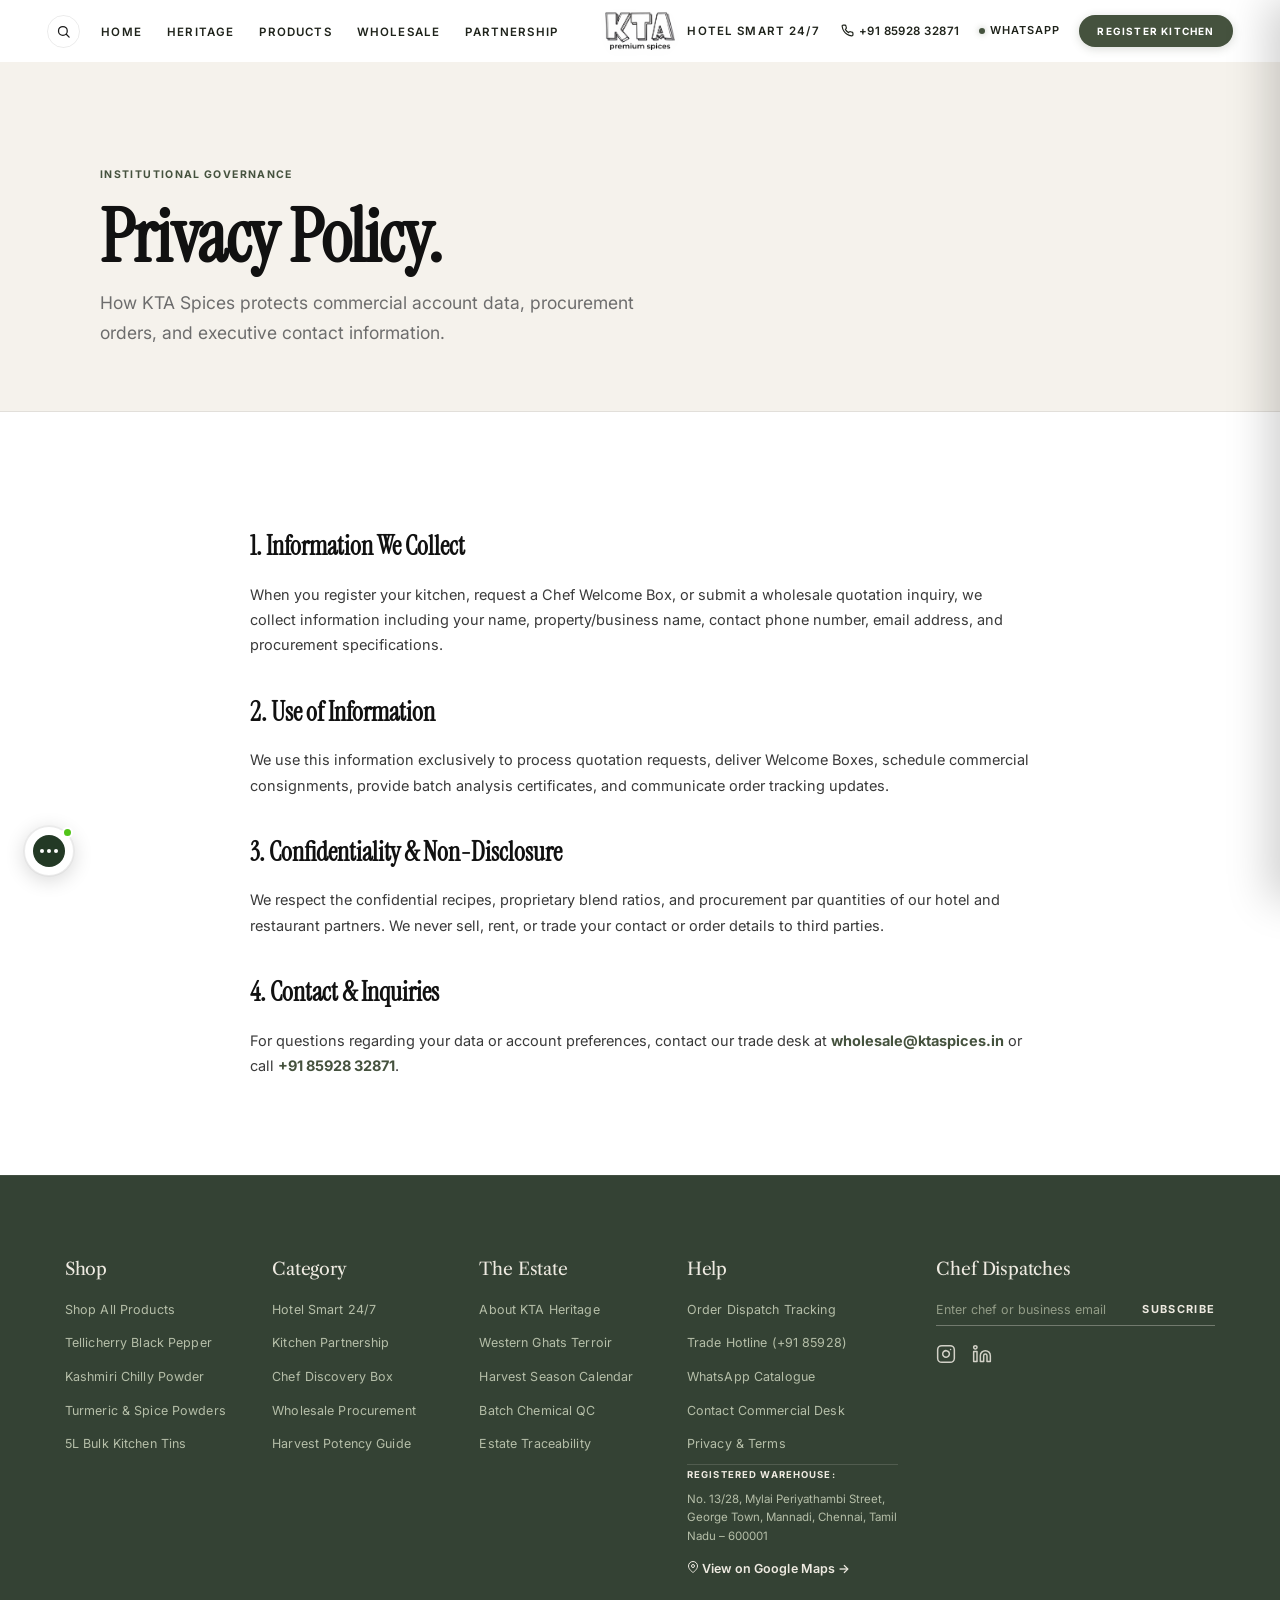
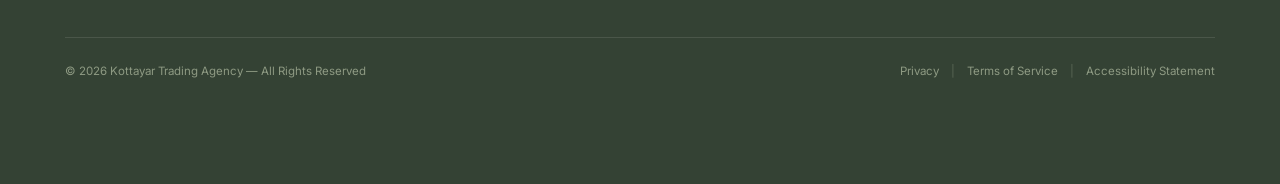
<file: privacy.html>
<!DOCTYPE html>
<html lang="en">
<head>
  <meta charset="UTF-8">
  <meta name="viewport" content="width=device-width, initial-scale=1.0">
  <title>Privacy Policy — KTA Spices</title>
  <meta name="description" content="KTA Spices institutional privacy and data protection policy for commercial kitchen accounts and procurement partners.">
  <link rel="preconnect" href="https://fonts.googleapis.com">
  <link rel="preconnect" href="https://fonts.gstatic.com" crossorigin>
  <link href="https://fonts.googleapis.com/css2?family=Libre+Caslon+Text:ital,wght@0,400;0,700;1,400&family=Instrument+Serif:ital,wght@0,400;0,700;1,400;1,700&family=Plus+Jakarta+Sans:ital,wght@0,400;0,500;0,600;0,700;0,800;1,400;1,500&family=Inter:wght@400;500;600;700&display=swap" rel="stylesheet">
  <link rel="stylesheet" href="shared.css?v=33">
  <style>
    .privacy-hero {
      padding: clamp(120px, 15vw, 160px) 0 clamp(36px, 5vw, 64px);
      background: var(--cream);
      border-bottom: 1px solid var(--border);
    }
    .privacy-body {
      padding: clamp(48px, 8vw, 80px) 0;
    }
    .privacy-content {
      max-width: 780px;
      margin: 0 auto;
      font-size: 14.5px;
      line-height: 1.75;
      color: var(--ink-mid);
    }
    .privacy-content h2 {
      font-family: var(--font-display);
      font-size: 26px;
      font-weight: 700;
      color: var(--ink);
      margin: 32px 0 12px;
    }
    .privacy-content p {
      margin-bottom: 16px;
    }
  </style>
</head>
<body>

  <!-- ══════════════════════════════════
       UNIFIED EDITORIAL NAVBAR (Image 3 Style)
       ══════════════════════════════════ -->
  <nav class="home-nav" id="homeNav" aria-label="Main navigation">
    <div class="home-nav-inner">
      <!-- MOBILE LEFT (<= 992px) -->
      <div class="mobile-nav-left">
        <button class="mobile-nav-btn mobile-hamburger-btn" id="mobileHamburger" aria-label="Open menu">
          <svg class="mobile-nav-icon" viewBox="0 0 24 24" fill="none" stroke="currentColor" stroke-width="1.6" stroke-linecap="round" stroke-linejoin="round">
            <line x1="3" y1="6" x2="21" y2="6"></line>
            <line x1="3" y1="12" x2="21" y2="12"></line>
            <line x1="3" y1="18" x2="21" y2="18"></line>
          </svg>
        </button>
        <a href="tel:+918592832871" class="mobile-nav-btn mobile-call-btn" aria-label="Call Direct" title="Call Us">
          <svg class="mobile-nav-icon" viewBox="0 0 24 24" fill="none" stroke="currentColor" stroke-width="1.7" stroke-linecap="round" stroke-linejoin="round">
            <path d="M22 16.92v3a2 2 0 0 1-2.18 2 19.79 19.79 0 0 1-8.63-3.07 19.5 19.5 0 0 1-6-6 19.79 19.79 0 0 1-3.07-8.67A2 2 0 0 1 4.11 2h3a2 2 0 0 1 2 1.72 12.84 12.84 0 0 0 .7 2.81 2 2 0 0 1-.45 2.11L8.09 9.91a16 16 0 0 0 6 6l1.27-1.27a2 2 0 0 1 2.11-.45 12.84 12.84 0 0 0 2.81.7A2 2 0 0 1 22 16.92z"></path>
          </svg>
        </a>
      </div>

      <!-- DESKTOP LEFT LINKS (> 992px) -->
      <div class="desktop-nav-left">
        <button class="desktop-search-btn" id="desktopSearchBtn" aria-label="Search Spices &amp; Catalogue" title="Search Spices · Custom Sourcing Available">
          <svg viewBox="0 0 24 24" fill="none" stroke="currentColor" stroke-width="2" stroke-linecap="round" stroke-linejoin="round" style="width:15px;height:15px;">
            <circle cx="11" cy="11" r="7"></circle><line x1="16.5" y1="16.5" x2="21" y2="21"></line>
          </svg>
        </button>
        <ul class="nav-links-left">
          <li><a href="index.html">HOME</a></li>
          <li><a href="heritage.html">HERITAGE</a></li>
          <li><a href="catalogue.html">PRODUCTS</a></li>
          <li><a href="wholesale.html">WHOLESALE</a></li>
          <li><a href="partnership.html">PARTNERSHIP</a></li>
        </ul>
      </div>

      <!-- CENTER BRAND LOGO (Desktop & Mobile) -->
      <a href="index.html" class="home-nav-logo" aria-label="KTA Spices Home">
        <img src="images/ktaouterlinelogo.png" alt="KTA Spices" class="home-nav-logo-img">
      </a>

      <!-- DESKTOP RIGHT ACTIONS (> 992px) -->
      <div class="desktop-nav-right">
        <a href="index.html#hotelSmart" class="nav-link-right">HOTEL SMART 24/7</a>
        <a href="tel:+918592832871" class="nav-phone-contact" title="Direct Phone Desk">
          <svg class="nav-phone-icon" viewBox="0 0 24 24" fill="none" stroke-width="2.2" stroke-linecap="round" stroke-linejoin="round">
            <path d="M22 16.92v3a2 2 0 0 1-2.18 2 19.79 19.79 0 0 1-8.63-3.07 19.5 19.5 0 0 1-6-6 19.79 19.79 0 0 1-3.07-8.67A2 2 0 0 1 4.11 2h3a2 2 0 0 1 2 1.72 12.84 12.84 0 0 0 .7 2.81 2 2 0 0 1-.45 2.11L8.09 9.91a16 16 0 0 0 6 6l1.27-1.27a2 2 0 0 1 2.11-.45 12.84 12.84 0 0 0 2.81.7A2 2 0 0 1 22 16.92z"></path>
          </svg>
          <span class="nav-phone-text">+91 85928 32871</span>
        </a>
        <a href="https://wa.me/918592832871?text=Hello%20KTA%20Trade%20Desk%2C%20I%20have%20an%20enquiry%20regarding%20commercial%20spice%20procurement." target="_blank" rel="noopener" class="nav-quick-enquiry" title="WhatsApp Enquiry">
          <span class="nav-wa-dot"></span> WhatsApp
        </a>
        <a href="partnership.html#registerKitchen" class="nav-register-btn">REGISTER KITCHEN</a>
      </div>

      <!-- MOBILE RIGHT: WhatsApp & Three-Dots Menu -->
      <div class="mobile-nav-right">
        <a href="https://wa.me/918592832871?text=Hello%20KTA%20Trade%20Desk%2C%20I%20have%20an%20enquiry%20regarding%20commercial%20spice%20procurement." target="_blank" rel="noopener" class="mobile-nav-btn mobile-wa-btn" aria-label="WhatsApp Enquiry" title="WhatsApp">
          <svg class="mobile-nav-icon" viewBox="0 0 24 24" fill="currentColor">
            <path d="M17.472 14.382c-.297-.149-1.758-.867-2.03-.967-.273-.099-.471-.148-.67.15-.197.297-.767.966-.94 1.164-.173.199-.347.223-.644.075-.297-.15-1.255-.463-2.39-1.475-.883-.788-1.48-1.761-1.653-2.059-.173-.297-.018-.458.13-.606.134-.133.298-.347.446-.52.149-.174.198-.298.298-.497.099-.198.05-.371-.025-.52-.075-.149-.669-1.612-.916-2.207-.242-.579-.487-.5-.669-.51-.173-.008-.371-.01-.57-.01-.198 0-.52.074-.792.372-.272.297-1.04 1.016-1.04 2.479 0 1.462 1.065 2.875 1.213 3.074.149.198 2.096 3.2 5.077 4.487.709.306 1.262.489 1.694.625.712.227 1.36.195 1.871.118.571-.085 1.758-.719 2.006-1.413.248-.694.248-1.289.173-1.413-.074-.124-.272-.198-.57-.347m-5.421 7.403h-.004a9.87 9.87 0 01-5.031-1.378l-.361-.214-3.741.982.998-3.648-.235-.374a9.86 9.86 0 01-1.51-5.26c.001-5.45 4.436-9.884 9.888-9.884 2.64 0 5.122 1.03 6.988 2.898a9.825 9.825 0 012.893 6.994c-.003 5.45-4.437 9.885-9.888 9.885m8.413-18.297A11.815 11.815 0 0012.05 0C5.495 0 .16 5.335.157 11.892c0 2.096.547 4.142 1.588 5.945L.057 24l6.305-1.654a11.882 11.882 0 005.683 1.448h.005c6.554 0 11.89-5.335 11.893-11.893a11.821 11.821 0 00-3.48-8.413z"/>
          </svg>
        </a>
        <button class="mobile-nav-btn mobile-more-btn" id="mobileMoreBtn" aria-label="More options" title="More Options">
          <svg class="mobile-nav-icon" viewBox="0 0 24 24" fill="currentColor">
            <circle cx="12" cy="5" r="2"></circle>
            <circle cx="12" cy="12" r="2"></circle>
            <circle cx="12" cy="19" r="2"></circle>
          </svg>
        </button>
      </div>
    </div>
  </nav>

  <!-- Mobile Drawer -->
  <div class="mobile-overlay" id="mobileOverlay"></div>
  <div class="mobile-panel" id="mobilePanel">
    <div class="mobile-panel-head">
      <img src="images/ktaouterlinelogo.png" alt="KTA Spices">
      <button class="mobile-close" id="mobileClose">&times;</button>
    </div>
    <div class="mobile-links">
      <a href="index.html">HOME</a>
      <a href="heritage.html">HERITAGE</a>
      <a href="catalogue.html">PRODUCTS</a>
      <a href="partnership.html">PARTNERSHIP</a>
      <a href="wholesale.html">WHOLESALE</a>
      <a href="harvest.html">HARVEST GUIDE</a>
      <a href="index.html#hotelSmart">HOTEL SMART 24/7</a>
      <a href="tel:+918592832871" style="color: #435128; font-weight: 700;">Direct: +91 85928 32871</a>
      <a href="https://wa.me/918592832871?text=Hello%20KTA%20Trade%20Desk%2C%20I%20have%20an%20enquiry%20regarding%20commercial%20spice%20procurement." target="_blank" rel="noopener" style="color: var(--olive); font-weight: 700;">WhatsApp Enquiry</a>
    </div>
    <a href="partnership.html#registerKitchen" class="nav-cta-btn" style="margin-top:16px;text-align:center">REGISTER KITCHEN</a>
  </div>

  <!-- ── Hero ── -->
  <section class="privacy-hero">
    <div class="container">
      <div data-reveal>
        <span class="eyebrow">Institutional Governance</span>
        <h1 class="display-xl" style="max-width:600px;margin-bottom:12px">Privacy Policy.</h1>
        <p class="lead" style="max-width:540px">How KTA Spices protects commercial account data, procurement orders, and executive contact information.</p>
      </div>
    </div>
  </section>

  <!-- ── Content ── -->
  <section class="privacy-body">
    <div class="container">
      <div class="privacy-content" data-reveal>
        <h2>1. Information We Collect</h2>
        <p>When you register your kitchen, request a Chef Welcome Box, or submit a wholesale quotation inquiry, we collect information including your name, property/business name, contact phone number, email address, and procurement specifications.</p>

        <h2>2. Use of Information</h2>
        <p>We use this information exclusively to process quotation requests, deliver Welcome Boxes, schedule commercial consignments, provide batch analysis certificates, and communicate order tracking updates.</p>

        <h2>3. Confidentiality &amp; Non-Disclosure</h2>
        <p>We respect the confidential recipes, proprietary blend ratios, and procurement par quantities of our hotel and restaurant partners. We never sell, rent, or trade your contact or order details to third parties.</p>

        <h2>4. Contact &amp; Inquiries</h2>
        <p>For questions regarding your data or account preferences, contact our trade desk at <a href="mailto:wholesale@ktaspices.in" style="color:var(--olive);font-weight:700">wholesale@ktaspices.in</a> or call <a href="tel:+918592832871" style="color:var(--olive);font-weight:700">+91 85928 32871</a>.</p>
      </div>
    </div>
  </section>

  <!-- ══════════════════════════════════
       ESTATE LUXURY DARK FOOTER
       ══════════════════════════════════ -->
  <footer class="estate-dark-footer">
    <div class="estate-footer-container">
      <div class="estate-footer-grid">
        <!-- Col 1: Shop -->
        <div class="ef-nav-col">
          <h4 class="ef-nav-title">Shop</h4>
          <ul class="ef-nav-links">
            <li><a href="catalogue.html">Shop All Products</a></li>
            <li><a href="catalogue.html?q=pepper">Tellicherry Black Pepper</a></li>
            <li><a href="catalogue.html?q=chilly">Kashmiri Chilly Powder</a></li>
            <li><a href="catalogue.html?q=powder">Turmeric &amp; Spice Powders</a></li>
            <li><a href="wholesale.html">5L Bulk Kitchen Tins</a></li>
          </ul>
        </div>

        <!-- Col 2: Category -->
        <div class="ef-nav-col">
          <h4 class="ef-nav-title">Category</h4>
          <ul class="ef-nav-links">
            <li><a href="hotel-smart.html">Hotel Smart 24/7</a></li>
            <li><a href="partnership.html">Kitchen Partnership</a></li>
            <li><a href="partnership.html#chefWelcome">Chef Discovery Box</a></li>
            <li><a href="wholesale.html">Wholesale Procurement</a></li>
            <li><a href="harvest.html">Harvest Potency Guide</a></li>
          </ul>
        </div>

        <!-- Col 3: The Estate -->
        <div class="ef-nav-col">
          <h4 class="ef-nav-title">The Estate</h4>
          <ul class="ef-nav-links">
            <li><a href="heritage.html">About KTA Heritage</a></li>
            <li><a href="heritage.html#highlands">Western Ghats Terroir</a></li>
            <li><a href="harvest.html">Harvest Season Calendar</a></li>
            <li><a href="wholesale.html#qc">Batch Chemical QC</a></li>
            <li><a href="heritage.html#traceability">Estate Traceability</a></li>
          </ul>
        </div>

        <!-- Col 4: Help & Address -->
        <div class="ef-nav-col">
          <h4 class="ef-nav-title">Help</h4>
          <ul class="ef-nav-links">
            <li><a href="hotel-smart.html">Order Dispatch Tracking</a></li>
            <li><a href="tel:+918592832871">Trade Hotline (+91 85928)</a></li>
            <li><a href="https://wa.me/c/918592832871" target="_blank" rel="noopener">WhatsApp Catalogue</a></li>
            <li><a href="contact.html">Contact Commercial Desk</a></li>
            <li><a href="privacy.html">Privacy &amp; Terms</a></li>
            <li class="ef-address-wrap">
              <span class="ef-address-tag">REGISTERED WAREHOUSE:</span>
              <p class="ef-address-text">
                No. 13/28, Mylai Periyathambi Street, George Town, Mannadi, Chennai, Tamil Nadu – 600001
              </p>
              <a href="https://maps.google.com/?q=No.+13/28,+Mylai+Periyathambi+Street,+George+Town,+Mannadi,+Chennai,+Tamil+Nadu+600001" target="_blank" rel="noopener" class="ef-map-link">
                <svg width="12" height="12" viewBox="0 0 24 24" fill="none" stroke="currentColor" stroke-width="2"><path d="M21 10c0 7-9 13-9 13s-9-6-9-13a9 9 0 0 1 18 0z"/><circle cx="12" cy="10" r="3"/></svg>
                View on Google Maps &rarr;
              </a>
            </li>
          </ul>
        </div>

        <!-- Col 5: Chef Dispatches -->
        <div class="ef-newsletter-col">
          <h4 class="ef-nav-title">Chef Dispatches</h4>
          <form class="ef-subscribe-form" onsubmit="handleFooterSubscribe(event)">
            <input type="email" placeholder="Enter chef or business email" class="ef-subscribe-input" required aria-label="Email for Chef Dispatches">
            <button type="submit" class="ef-subscribe-btn">SUBSCRIBE</button>
          </form>
          
          <div class="ef-social-row">
            <!-- Instagram -->
            <a href="https://instagram.com" target="_blank" rel="noopener" class="ef-social-link" aria-label="Instagram">
              <svg width="20" height="20" viewBox="0 0 24 24" fill="none" stroke="currentColor" stroke-width="1.8" stroke-linecap="round" stroke-linejoin="round">
                <rect x="2" y="2" width="20" height="20" rx="5" ry="5"/>
                <path d="M16 11.37A4 4 0 1 1 12.63 8 4 4 0 0 1 16 11.37z"/>
                <line x1="17.5" y1="6.5" x2="17.51" y2="6.5"/>
              </svg>
            </a>
            <!-- LinkedIn -->
            <a href="https://linkedin.com" target="_blank" rel="noopener" class="ef-social-link" aria-label="LinkedIn">
              <svg width="20" height="20" viewBox="0 0 24 24" fill="none" stroke="currentColor" stroke-width="1.8" stroke-linecap="round" stroke-linejoin="round">
                <path d="M16 8a6 6 0 0 1 6 6v7h-4v-7a2 2 0 0 0-2-2 2 2 0 0 0-2 2v7h-4v-7a6 6 0 0 1 6-6z"/>
                <rect x="2" y="9" width="4" height="12"/>
                <circle cx="4" cy="4" r="2"/>
              </svg>
            </a>
          </div>
        </div>
      </div>

      <!-- Bottom Bar -->
      <div class="estate-footer-bottom">
        <div class="ef-bottom-copy">
          &copy; 2026 Kottayar Trading Agency &mdash; All Rights Reserved
        </div>
        <div class="ef-bottom-links">
          <a href="privacy.html">Privacy</a>
          <span class="ef-sep">|</span>
          <a href="privacy.html#terms">Terms of Service</a>
          <span class="ef-sep">|</span>
          <a href="contact.html">Accessibility Statement</a>
        </div>
      </div>
    </div>
  </footer>


  <script src="shared.js?v=33"></script>
</body>
</html>
</file>
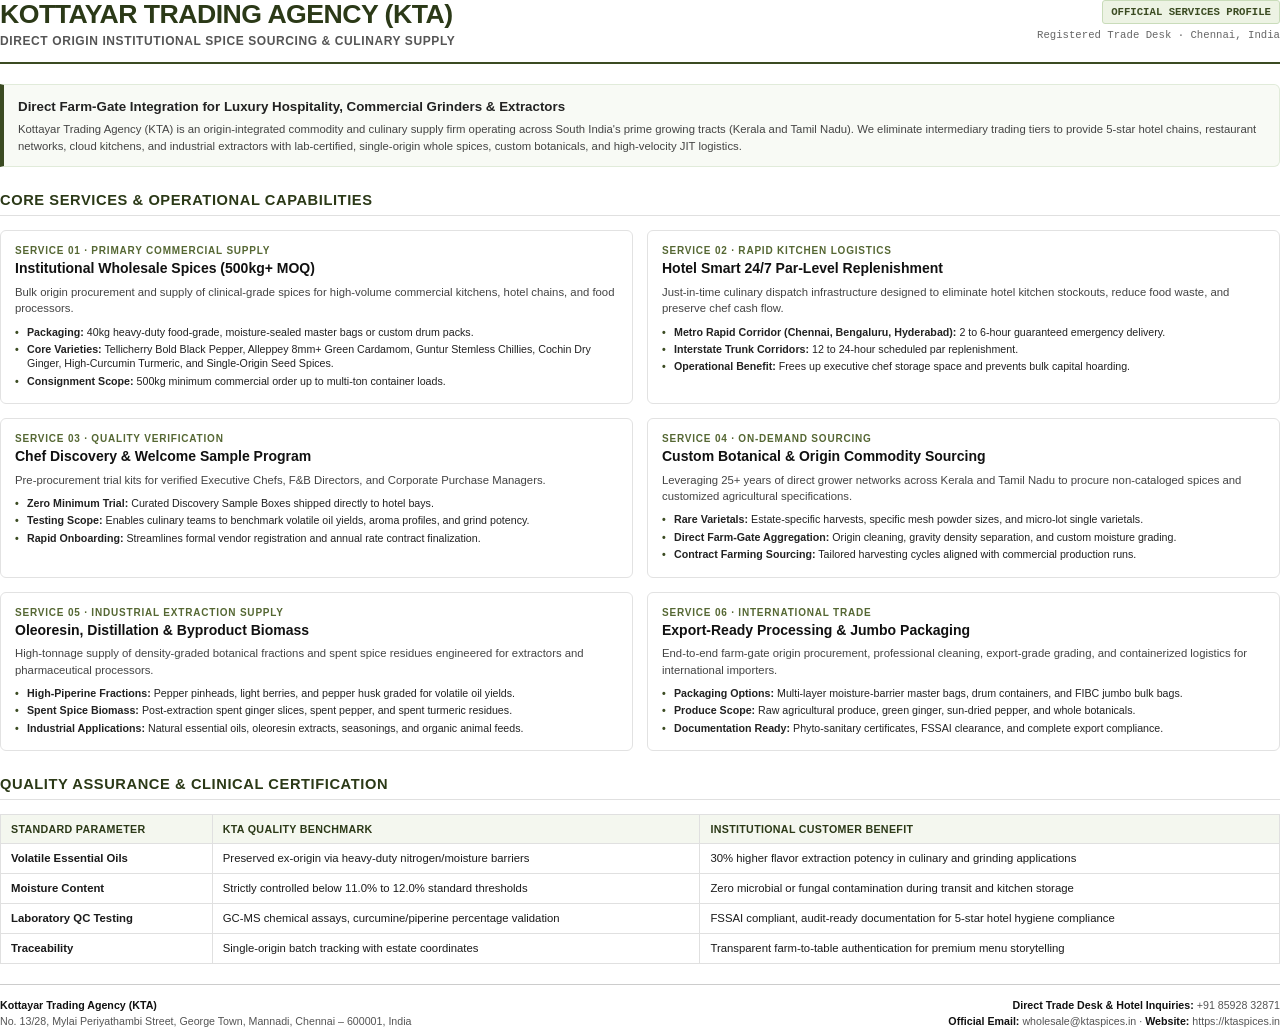
<file: services-profile.html>
<!DOCTYPE html>
<html lang="en">
<head>
  <meta charset="UTF-8">
  <title>KTA Spices — Corporate Services & Capabilities Profile</title>
  <style>
    @page {
      size: A4;
      margin: 18mm 16mm 18mm 16mm;
      @bottom-right {
        content: "Page " counter(page) " of " counter(pages);
        font-family: Arial, sans-serif;
        font-size: 8pt;
        color: #777777;
      }
    }
    
    * {
      box-sizing: border-box;
      margin: 0;
      padding: 0;
    }

    body {
      font-family: -apple-system, BlinkMacSystemFont, "Segoe UI", Roboto, Helvetica, Arial, sans-serif;
      font-size: 9.5pt;
      line-height: 1.5;
      color: #1a1a1a;
      background: #ffffff;
    }

    .header-bar {
      display: flex;
      justify-content: space-between;
      align-items: flex-start;
      border-bottom: 2px solid #3b4b22;
      padding-bottom: 12px;
      margin-bottom: 20px;
    }

    .company-title {
      font-size: 20pt;
      font-weight: 800;
      color: #2b3917;
      letter-spacing: -0.02em;
      line-height: 1.1;
      text-transform: uppercase;
    }

    .company-tagline {
      font-size: 9pt;
      color: #555555;
      font-weight: 600;
      margin-top: 3px;
      text-transform: uppercase;
      letter-spacing: 0.05em;
    }

    .doc-badge {
      text-align: right;
      font-size: 8pt;
      color: #666666;
      font-family: "Courier New", monospace;
    }

    .doc-badge-status {
      display: inline-block;
      background: #edf3e4;
      color: #3b4b22;
      font-weight: 700;
      padding: 3px 8px;
      border-radius: 3px;
      border: 1px solid #c9dcba;
      margin-bottom: 3px;
    }

    .intro-block {
      background: #f8faf5;
      border: 1px solid #e1ebda;
      border-left: 4px solid #3b4b22;
      padding: 12px 14px;
      border-radius: 0 6px 6px 0;
      margin-bottom: 22px;
    }

    .intro-lead {
      font-size: 10pt;
      font-weight: 600;
      color: #222222;
      margin-bottom: 4px;
    }

    .intro-sub {
      font-size: 8.5pt;
      color: #444444;
      line-height: 1.45;
    }

    .section-title {
      font-size: 11pt;
      font-weight: 700;
      color: #2b3917;
      text-transform: uppercase;
      letter-spacing: 0.04em;
      border-bottom: 1px solid #e0e0e0;
      padding-bottom: 4px;
      margin-bottom: 14px;
    }

    .services-grid {
      display: grid;
      grid-template-columns: 1fr 1fr;
      gap: 14px;
      margin-bottom: 22px;
    }

    .service-card {
      border: 1px solid #e2e2e2;
      border-radius: 6px;
      padding: 12px 14px;
      background: #ffffff;
      page-break-inside: avoid;
    }

    .service-num {
      font-size: 7.5pt;
      font-weight: 700;
      color: #556733;
      text-transform: uppercase;
      letter-spacing: 0.08em;
      margin-bottom: 2px;
    }

    .service-name {
      font-size: 10.5pt;
      font-weight: 700;
      color: #111111;
      margin-bottom: 6px;
      line-height: 1.25;
    }

    .service-desc {
      font-size: 8.5pt;
      color: #444444;
      line-height: 1.45;
      margin-bottom: 8px;
    }

    .service-points {
      list-style: none;
      padding: 0;
      font-size: 8pt;
      color: #222222;
    }

    .service-points li {
      position: relative;
      padding-left: 12px;
      margin-bottom: 3px;
      line-height: 1.35;
    }

    .service-points li::before {
      content: "•";
      position: absolute;
      left: 0;
      color: #3b4b22;
      font-weight: bold;
    }

    .table-container {
      margin-bottom: 20px;
    }

    table.spec-table {
      width: 100%;
      border-collapse: collapse;
      font-size: 8.5pt;
    }

    table.spec-table th, table.spec-table td {
      border: 1px solid #e0e0e0;
      padding: 6px 10px;
      text-align: left;
    }

    table.spec-table th {
      background: #f4f7ef;
      color: #2b3917;
      font-weight: 700;
      font-size: 8pt;
      text-transform: uppercase;
      letter-spacing: 0.03em;
    }

    .footer-box {
      border-top: 1px solid #cccccc;
      padding-top: 12px;
      margin-top: 20px;
      display: flex;
      justify-content: space-between;
      font-size: 8pt;
      color: #555555;
    }

    .footer-col strong {
      color: #111111;
    }
  </style>
</head>
<body>

  <!-- Header -->
  <div class="header-bar">
    <div>
      <div class="company-title">Kottayar Trading Agency (KTA)</div>
      <div class="company-tagline">Direct Origin Institutional Spice Sourcing &amp; Culinary Supply</div>
    </div>
    <div class="doc-badge">
      <div class="doc-badge-status">OFFICIAL SERVICES PROFILE</div>
      <div>Registered Trade Desk · Chennai, India</div>
    </div>
  </div>

  <!-- Intro Block -->
  <div class="intro-block">
    <div class="intro-lead">Direct Farm-Gate Integration for Luxury Hospitality, Commercial Grinders &amp; Extractors</div>
    <div class="intro-sub">
      Kottayar Trading Agency (KTA) is an origin-integrated commodity and culinary supply firm operating across South India's prime growing tracts (Kerala and Tamil Nadu). We eliminate intermediary trading tiers to provide 5-star hotel chains, restaurant networks, cloud kitchens, and industrial extractors with lab-certified, single-origin whole spices, custom botanicals, and high-velocity JIT logistics.
    </div>
  </div>

  <div class="section-title">Core Services &amp; Operational Capabilities</div>

  <div class="services-grid">

    <!-- Service 1 -->
    <div class="service-card">
      <div class="service-num">Service 01 · Primary Commercial Supply</div>
      <div class="service-name">Institutional Wholesale Spices (500kg+ MOQ)</div>
      <div class="service-desc">
        Bulk origin procurement and supply of clinical-grade spices for high-volume commercial kitchens, hotel chains, and food processors.
      </div>
      <ul class="service-points">
        <li><strong>Packaging:</strong> 40kg heavy-duty food-grade, moisture-sealed master bags or custom drum packs.</li>
        <li><strong>Core Varieties:</strong> Tellicherry Bold Black Pepper, Alleppey 8mm+ Green Cardamom, Guntur Stemless Chillies, Cochin Dry Ginger, High-Curcumin Turmeric, and Single-Origin Seed Spices.</li>
        <li><strong>Consignment Scope:</strong> 500kg minimum commercial order up to multi-ton container loads.</li>
      </ul>
    </div>

    <!-- Service 2 -->
    <div class="service-card">
      <div class="service-num">Service 02 · Rapid Kitchen Logistics</div>
      <div class="service-name">Hotel Smart 24/7 Par-Level Replenishment</div>
      <div class="service-desc">
        Just-in-time culinary dispatch infrastructure designed to eliminate hotel kitchen stockouts, reduce food waste, and preserve chef cash flow.
      </div>
      <ul class="service-points">
        <li><strong>Metro Rapid Corridor (Chennai, Bengaluru, Hyderabad):</strong> 2 to 6-hour guaranteed emergency delivery.</li>
        <li><strong>Interstate Trunk Corridors:</strong> 12 to 24-hour scheduled par replenishment.</li>
        <li><strong>Operational Benefit:</strong> Frees up executive chef storage space and prevents bulk capital hoarding.</li>
      </ul>
    </div>

    <!-- Service 3 -->
    <div class="service-card">
      <div class="service-num">Service 03 · Quality Verification</div>
      <div class="service-name">Chef Discovery &amp; Welcome Sample Program</div>
      <div class="service-desc">
        Pre-procurement trial kits for verified Executive Chefs, F&amp;B Directors, and Corporate Purchase Managers.
      </div>
      <ul class="service-points">
        <li><strong>Zero Minimum Trial:</strong> Curated Discovery Sample Boxes shipped directly to hotel bays.</li>
        <li><strong>Testing Scope:</strong> Enables culinary teams to benchmark volatile oil yields, aroma profiles, and grind potency.</li>
        <li><strong>Rapid Onboarding:</strong> Streamlines formal vendor registration and annual rate contract finalization.</li>
      </ul>
    </div>

    <!-- Service 4 -->
    <div class="service-card">
      <div class="service-num">Service 04 · On-Demand Sourcing</div>
      <div class="service-name">Custom Botanical &amp; Origin Commodity Sourcing</div>
      <div class="service-desc">
        Leveraging 25+ years of direct grower networks across Kerala and Tamil Nadu to procure non-cataloged spices and customized agricultural specifications.
      </div>
      <ul class="service-points">
        <li><strong>Rare Varietals:</strong> Estate-specific harvests, specific mesh powder sizes, and micro-lot single varietals.</li>
        <li><strong>Direct Farm-Gate Aggregation:</strong> Origin cleaning, gravity density separation, and custom moisture grading.</li>
        <li><strong>Contract Farming Sourcing:</strong> Tailored harvesting cycles aligned with commercial production runs.</li>
      </ul>
    </div>

    <!-- Service 5 -->
    <div class="service-card">
      <div class="service-num">Service 05 · Industrial Extraction Supply</div>
      <div class="service-name">Oleoresin, Distillation &amp; Byproduct Biomass</div>
      <div class="service-desc">
        High-tonnage supply of density-graded botanical fractions and spent spice residues engineered for extractors and pharmaceutical processors.
      </div>
      <ul class="service-points">
        <li><strong>High-Piperine Fractions:</strong> Pepper pinheads, light berries, and pepper husk graded for volatile oil yields.</li>
        <li><strong>Spent Spice Biomass:</strong> Post-extraction spent ginger slices, spent pepper, and spent turmeric residues.</li>
        <li><strong>Industrial Applications:</strong> Natural essential oils, oleoresin extracts, seasonings, and organic animal feeds.</li>
      </ul>
    </div>

    <!-- Service 6 -->
    <div class="service-card">
      <div class="service-num">Service 06 · International Trade</div>
      <div class="service-name">Export-Ready Processing &amp; Jumbo Packaging</div>
      <div class="service-desc">
        End-to-end farm-gate origin procurement, professional cleaning, export-grade grading, and containerized logistics for international importers.
      </div>
      <ul class="service-points">
        <li><strong>Packaging Options:</strong> Multi-layer moisture-barrier master bags, drum containers, and FIBC jumbo bulk bags.</li>
        <li><strong>Produce Scope:</strong> Raw agricultural produce, green ginger, sun-dried pepper, and whole botanicals.</li>
        <li><strong>Documentation Ready:</strong> Phyto-sanitary certificates, FSSAI clearance, and complete export compliance.</li>
      </ul>
    </div>

  </div>

  <!-- Quality Assurance Section -->
  <div class="section-title">Quality Assurance &amp; Clinical Certification</div>
  <div class="table-container">
    <table class="spec-table">
      <thead>
        <tr>
          <th>Standard Parameter</th>
          <th>KTA Quality Benchmark</th>
          <th>Institutional Customer Benefit</th>
        </tr>
      </thead>
      <tbody>
        <tr>
          <td><strong>Volatile Essential Oils</strong></td>
          <td>Preserved ex-origin via heavy-duty nitrogen/moisture barriers</td>
          <td>30% higher flavor extraction potency in culinary and grinding applications</td>
        </tr>
        <tr>
          <td><strong>Moisture Content</strong></td>
          <td>Strictly controlled below 11.0% to 12.0% standard thresholds</td>
          <td>Zero microbial or fungal contamination during transit and kitchen storage</td>
        </tr>
        <tr>
          <td><strong>Laboratory QC Testing</strong></td>
          <td>GC-MS chemical assays, curcumine/piperine percentage validation</td>
          <td>FSSAI compliant, audit-ready documentation for 5-star hotel hygiene compliance</td>
        </tr>
        <tr>
          <td><strong>Traceability</strong></td>
          <td>Single-origin batch tracking with estate coordinates</td>
          <td>Transparent farm-to-table authentication for premium menu storytelling</td>
        </tr>
      </tbody>
    </table>
  </div>

  <!-- Footer Contact Box -->
  <div class="footer-box">
    <div class="footer-col">
      <strong>Kottayar Trading Agency (KTA)</strong><br>
      No. 13/28, Mylai Periyathambi Street, George Town, Mannadi, Chennai – 600001, India
    </div>
    <div class="footer-col" style="text-align:right">
      <strong>Direct Trade Desk &amp; Hotel Inquiries:</strong> +91 85928 32871<br>
      <strong>Official Email:</strong> wholesale@ktaspices.in · <strong>Website:</strong> https://ktaspices.in
    </div>
  </div>

</body>
</html>
</file>
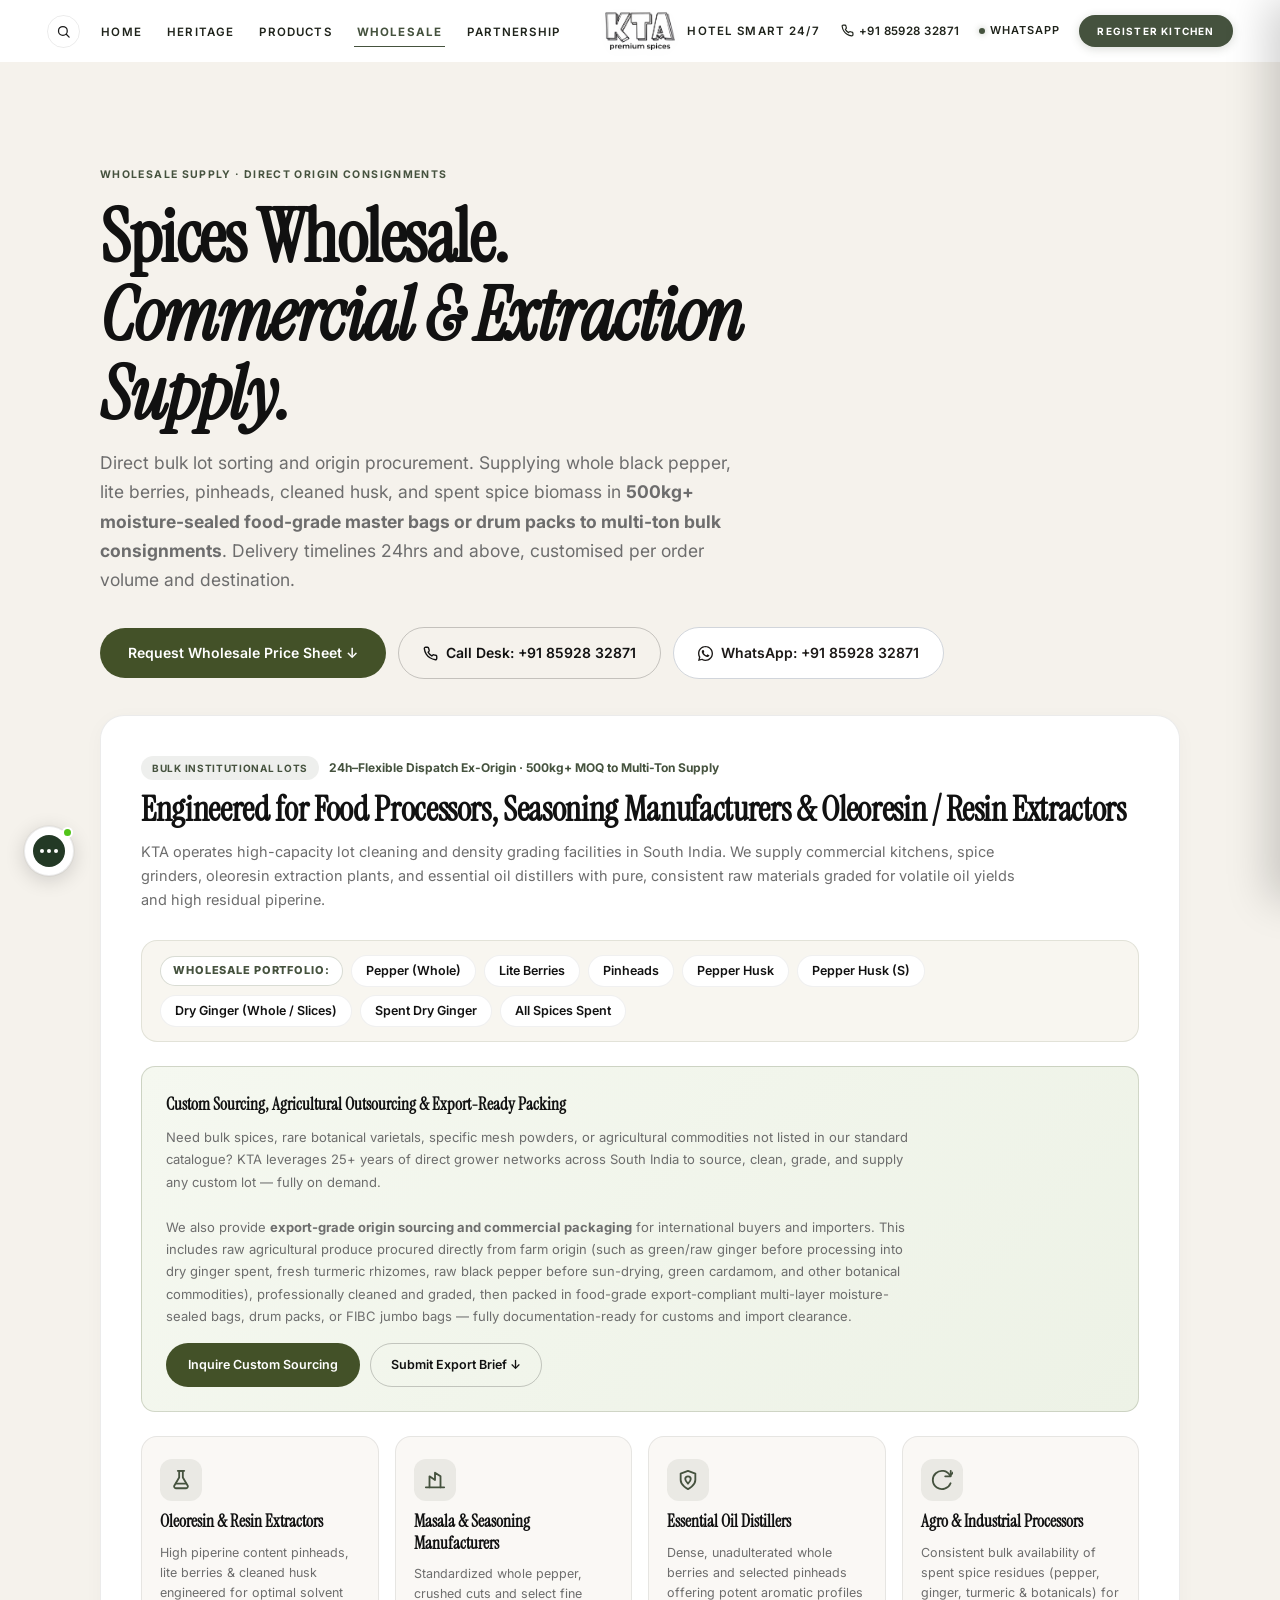
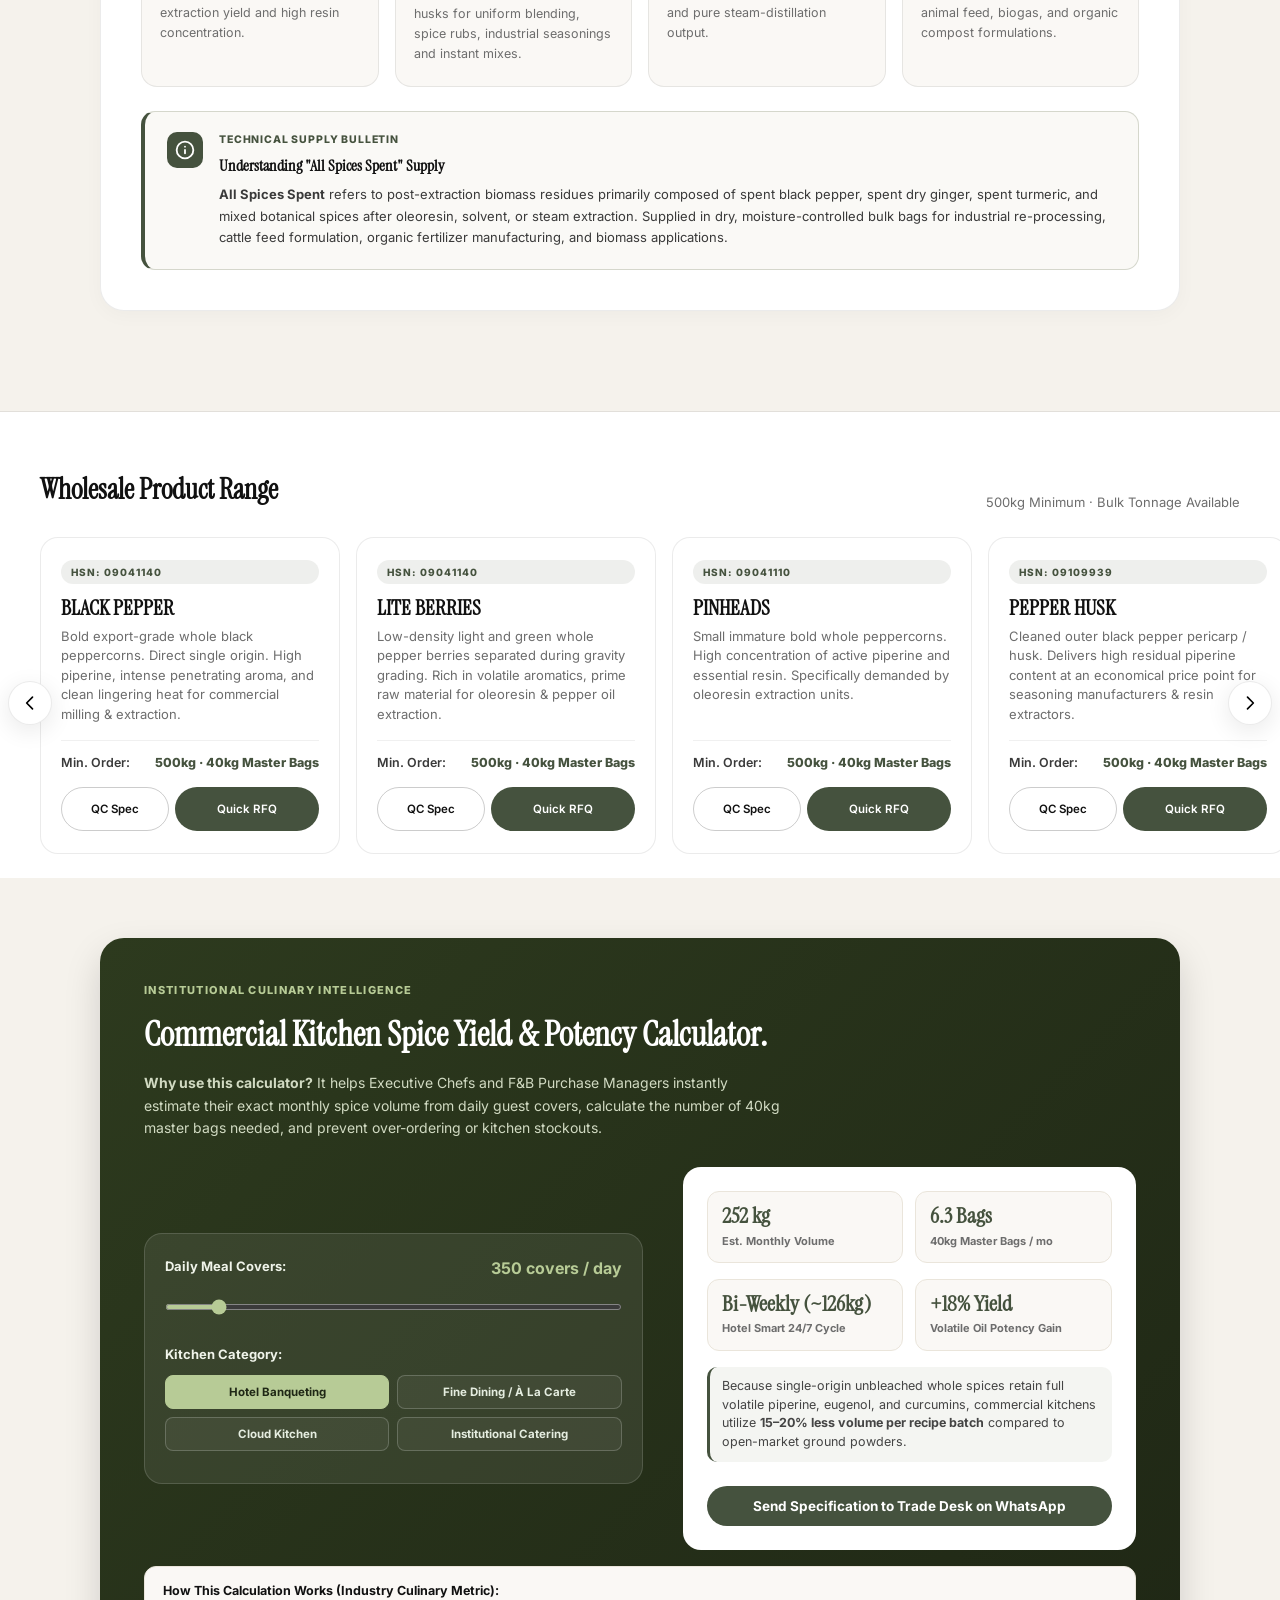
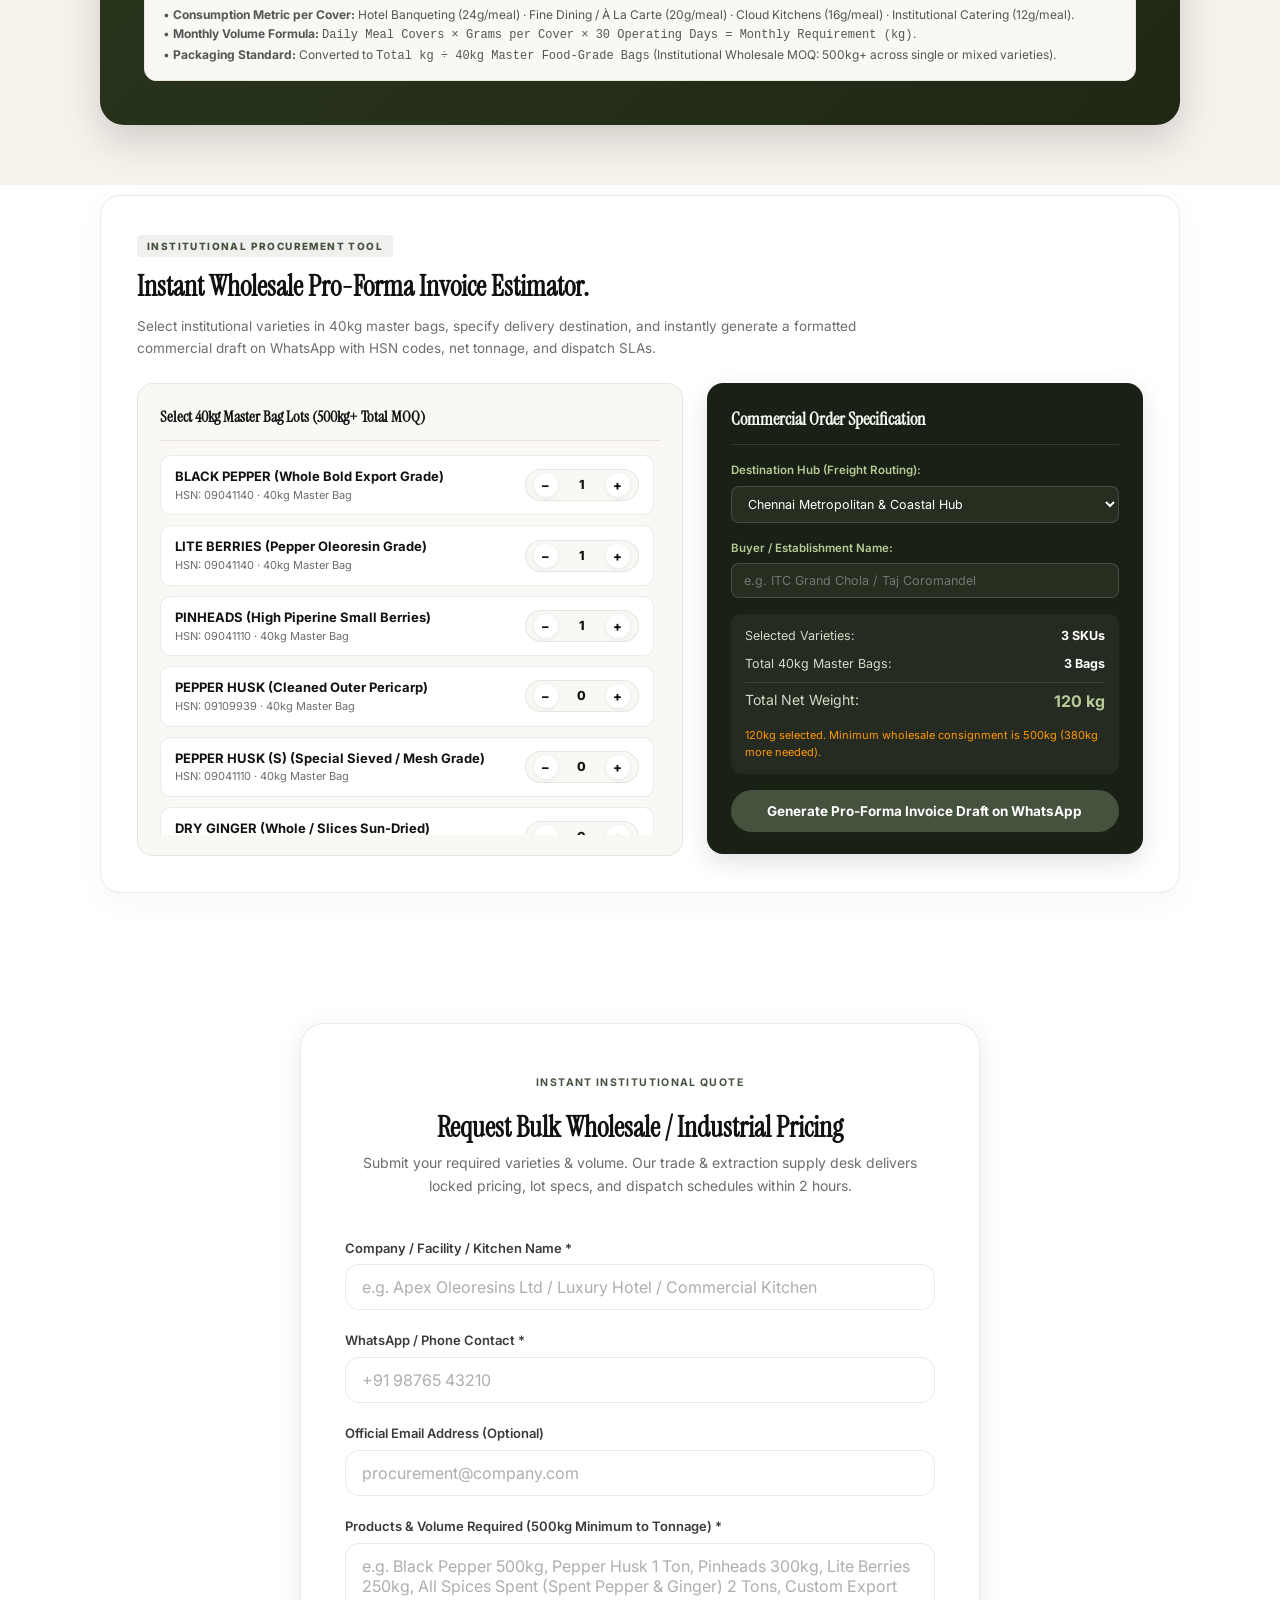
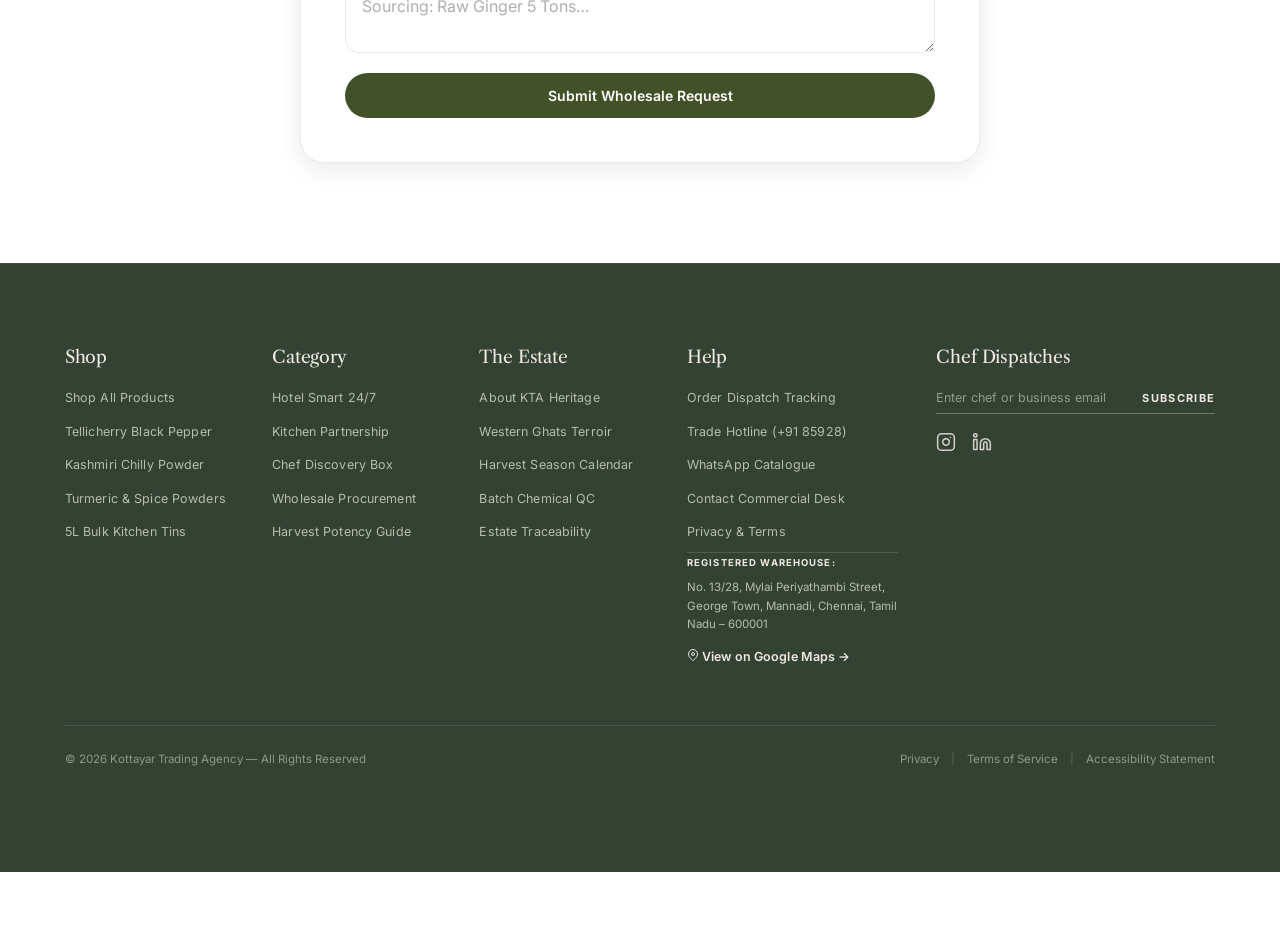
<file: wholesale.html>
<!DOCTYPE html>
<html lang="en">
<head>
  <meta charset="UTF-8">
  <meta name="viewport" content="width=device-width, initial-scale=1.0">
  <title>Wholesale Bulk Spices &amp; Extraction Supply India — 40kg Master Bags | KTA Spices</title>
  <meta name="description" content="Direct origin wholesale spice &amp; dry fruit bulk supply for commercial kitchens, spice grinding mills, food processors, and oleoresin extractors. 500kg+ MOQ to multi-ton consignments with rapid 24h dispatch across South India.">
  <meta name="keywords" content="bulk black pepper wholesale, pepper husk supplier, lite berries oleoresin, pinheads high piperine, dry ginger unbleached bulk, spent ginger biomass, wholesale spices chennai, spices board registered supplier, fssai certified wholesale">
  <link rel="canonical" href="https://ktaspices.in/wholesale.html">

  <meta property="og:type" content="website">
  <meta property="og:title" content="Wholesale Bulk Spices &amp; Oleoresin Extraction Supply — KTA Spices">
  <meta property="og:description" content="Direct origin bulk commodities in 40kg master bags. Instant WhatsApp Pro-Forma Invoice Estimator with HSN codes and freight logistics.">
  <meta property="og:url" content="https://ktaspices.in/wholesale.html">
  <meta property="og:image" content="https://ktaspices.in/images/ktaouterlinelogo.png">

  <!-- JSON-LD Structured Data: Wholesale Product Catalog -->
  <script type="application/ld+json">
  {
    "@context": "https://schema.org",
    "@type": "Product",
    "name": "KTA Institutional Wholesale Spices Supply",
    "image": "https://ktaspices.in/images/ktaouterlinelogo.png",
    "description": "Bulk master-bag single-origin spices and industrial extraction byproducts. Black Pepper, Lite Berries, Pinheads, Pepper Husk, Dry Ginger, Spent Biomass.",
    "brand": {
      "@type": "Brand",
      "name": "KTA Spices"
    },
    "offers": {
      "@type": "AggregateOffer",
      "url": "https://ktaspices.in/wholesale.html",
      "priceCurrency": "INR",
      "lowPrice": "100",
      "highPrice": "2500",
      "offerCount": "10",
      "availability": "https://schema.org/InStock",
      "seller": {
        "@type": "Organization",
        "name": "Kottayar Trading Agency"
      }
    }
  }
  </script>

  <link rel="preconnect" href="https://fonts.googleapis.com">
  <link rel="preconnect" href="https://fonts.gstatic.com" crossorigin>
  <link href="https://fonts.googleapis.com/css2?family=Libre+Caslon+Text:ital,wght@0,400;0,700;1,400&family=Instrument+Serif:ital,wght@0,400;0,700;1,400;1,700&family=Plus+Jakarta+Sans:ital,wght@0,400;0,500;0,600;0,700;0,800;1,400;1,500&family=Inter:wght@400;500;600;700&display=swap" rel="stylesheet">
  <link rel="stylesheet" href="shared.css?v=33">
  <style>
    .ws-hero {
      padding: clamp(120px, 15vw, 160px) 0 clamp(36px, 5vw, 64px);
      background: var(--cream);
      border-bottom: 1px solid var(--border);
    }
    .ws-hero-inner {
      display: flex;
      align-items: flex-end;
      justify-content: space-between;
      gap: 32px;
      flex-wrap: wrap;
    }
    
    /* Category Filter Tabs */
    .ws-tabs {
      display: flex;
      gap: 8px;
      flex-wrap: wrap;
      margin: 32px 0 24px;
    }
    .ws-tab-btn {
      padding: 9px 20px;
      border-radius: var(--radius-pill);
      font-size: 13px;
      font-weight: 700;
      border: 1.5px solid var(--border);
      background: #ffffff;
      color: var(--ink-mid);
      cursor: pointer;
      transition: all 0.2s ease;
    }
    .ws-tab-btn.active, .ws-tab-btn:hover {
      background: var(--olive);
      color: #ffffff;
      border-color: var(--olive);
    }

    /* Minimal Product Grid */
    .ws-grid {
      display: grid;
      grid-template-columns: repeat(auto-fill, minmax(280px, 1fr));
      gap: 20px;
      margin-bottom: 48px;
    }
    .ws-card {
      background: #ffffff;
      border: 1px solid var(--border);
      border-radius: 18px;
      padding: 22px 20px;
      display: flex;
      flex-direction: column;
      justify-content: space-between;
      transition: transform 0.2s ease, box-shadow 0.2s ease, border-color 0.2s ease;
    }
    .ws-card:hover {
      transform: translateY(-3px);
      border-color: rgba(67, 81, 40, 0.4);
      box-shadow: 0 10px 28px rgba(0,0,0,0.06);
    }
    .ws-card-tag {
      align-self: flex-start;
      font-size: 10px;
      font-weight: 800;
      letter-spacing: 0.10em;
      text-transform: uppercase;
      color: var(--olive);
      background: var(--olive-faint);
      padding: 4px 10px;
      border-radius: 999px;
      margin-bottom: 12px;
    }
    .ws-card-title {
      font-family: var(--font-display);
      font-size: 21px;
      font-weight: 700;
      color: var(--ink);
      line-height: 1.2;
      margin-bottom: 6px;
    }
    .ws-card-spec {
      font-size: 13px;
      color: var(--muted);
      line-height: 1.5;
      margin-bottom: 16px;
      flex-grow: 1;
    }
    .ws-card-moq {
      display: flex;
      align-items: center;
      justify-content: space-between;
      padding-top: 12px;
      border-top: 1px solid rgba(0,0,0,0.06);
      font-size: 12.5px;
      color: var(--ink-mid);
      font-weight: 600;
      margin-bottom: 14px;
    }
    .ws-card-moq span {
      color: var(--olive);
      font-weight: 800;
    }

    /* Wholesale Industry & Extractors Showcase */
    .ws-industry-box {
      background: #ffffff;
      border: 1px solid var(--border);
      border-radius: 24px;
      padding: clamp(24px, 4vw, 40px);
      margin-bottom: 36px;
      box-shadow: 0 4px 20px rgba(0,0,0,0.03);
    }
    .ws-industry-header {
      display: flex;
      flex-direction: column;
      gap: 10px;
      margin-bottom: 28px;
    }
    .ws-industry-title {
      font-family: var(--font-display);
      font-size: clamp(24px, 3.5vw, 34px);
      font-weight: 700;
      color: var(--ink);
      line-height: 1.18;
      letter-spacing: -0.01em;
    }
    .ws-industry-lead {
      font-size: 14.5px;
      line-height: 1.65;
      color: var(--muted);
      max-width: 880px;
    }
    .ws-scope-bar {
      background: #f8f6f0;
      border: 1px solid rgba(67, 81, 40, 0.12);
      border-radius: 16px;
      padding: 14px 18px;
      margin-bottom: 24px;
      display: flex;
      flex-wrap: wrap;
      align-items: center;
      gap: 8px;
    }
    .ws-scope-label {
      font-size: 11px;
      font-weight: 800;
      letter-spacing: 0.08em;
      text-transform: uppercase;
      color: var(--olive);
      background: #ffffff;
      padding: 5px 12px;
      border-radius: 999px;
      border: 1px solid rgba(67, 81, 40, 0.2);
    }
    .ws-scope-pill {
      font-size: 12.5px;
      font-weight: 600;
      color: var(--ink);
      background: #ffffff;
      padding: 5px 14px;
      border-radius: 999px;
      border: 1px solid rgba(0,0,0,0.06);
      transition: border-color 0.2s, transform 0.2s;
    }
    .ws-scope-pill:hover {
      border-color: var(--olive);
      transform: translateY(-1px);
    }
    .ws-target-grid {
      display: grid;
      grid-template-columns: repeat(4, 1fr);
      gap: 16px;
      margin-top: 24px;
    }
    @media(max-width: 1024px) {
      .ws-target-grid {
        grid-template-columns: repeat(2, 1fr);
      }
    }
    @media(max-width: 600px) {
      .ws-target-grid {
        grid-template-columns: 1fr;
      }
    }
    .ws-target-card {
      background: #faf8f5;
      border: 1px solid var(--border);
      border-radius: 16px;
      padding: 22px 18px;
      display: flex;
      flex-direction: column;
      gap: 10px;
      transition: transform 0.2s ease, border-color 0.2s ease, box-shadow 0.2s ease;
    }
    .ws-target-card:hover {
      transform: translateY(-3px);
      border-color: rgba(67, 81, 40, 0.35);
      box-shadow: 0 8px 24px rgba(0,0,0,0.05);
    }
    .ws-icon-wrap {
      width: 42px;
      height: 42px;
      border-radius: 12px;
      background: var(--olive-faint);
      color: var(--olive);
      display: flex;
      align-items: center;
      justify-content: center;
      flex-shrink: 0;
    }
    .ws-icon-wrap svg {
      width: 22px;
      height: 22px;
      stroke: currentColor;
    }
    .ws-target-name {
      font-family: var(--font-display);
      font-size: 17px;
      font-weight: 700;
      color: var(--ink);
      line-height: 1.25;
    }
    .ws-target-desc {
      font-size: 12.5px;
      line-height: 1.6;
      color: var(--muted);
    }

    /* Technical Spec Callout */
    .ws-spec-card {
      background: #faf9f6;
      border: 1px solid rgba(67, 81, 40, 0.2);
      border-left: 4px solid var(--olive);
      border-radius: 14px;
      padding: 20px 22px;
      margin-top: 24px;
      display: flex;
      align-items: flex-start;
      gap: 16px;
    }
    .ws-spec-icon-wrap {
      width: 36px;
      height: 36px;
      border-radius: 10px;
      background: var(--olive);
      color: #ffffff;
      display: flex;
      align-items: center;
      justify-content: center;
      flex-shrink: 0;
    }
    .ws-spec-icon-wrap svg {
      width: 20px;
      height: 20px;
    }
    .ws-spec-tag {
      font-size: 10.5px;
      font-weight: 800;
      color: var(--olive);
      letter-spacing: 0.08em;
      text-transform: uppercase;
      margin-bottom: 4px;
    }
    .ws-spec-title {
      font-family: var(--font-display);
      font-size: 16px;
      font-weight: 700;
      color: var(--ink);
      margin-bottom: 6px;
    }
    .ws-spec-text {
      font-size: 13px;
      line-height: 1.65;
      color: var(--ink-mid);
    }

    /* Wholesale Horizontal Scroll Row */
    .ws-scroll-section {
      padding: clamp(36px, 6vw, 56px) 0;
    }
    .ws-row-header {
      display: flex;
      align-items: flex-end;
      justify-content: space-between;
      flex-wrap: wrap;
      gap: 12px;
      margin-bottom: 16px;
      padding: 0 clamp(16px, 4vw, 40px);
    }
    .ws-row-title {
      font-family: var(--font-display);
      font-size: clamp(20px, 3vw, 28px);
      font-weight: 700;
      color: var(--ink);
    }
    .ws-row-count {
      font-size: 13px;
      color: var(--muted);
    }

    /* Wholesale product scroll cards */
    .ws-product-card {
      flex-shrink: 0;
      width: clamp(240px, 60vw, 300px);
      background: #ffffff;
      border: 1px solid var(--border);
      border-radius: 18px;
      padding: 22px 20px;
      display: flex;
      flex-direction: column;
      justify-content: space-between;
      scroll-snap-align: start;
      transition: transform 0.2s ease, box-shadow 0.2s ease, border-color 0.2s ease;
      min-height: 230px;
    }
    .ws-product-card:hover {
      transform: translateY(-3px);
      border-color: rgba(67, 81, 40, 0.4);
      box-shadow: 0 10px 28px rgba(0,0,0,0.07);
    }
  </style>
</head>
<body>

  <!-- ══════════════════════════════════
       UNIFIED EDITORIAL NAVBAR (Image 3 Style)
       ══════════════════════════════════ -->
  <nav class="home-nav" id="homeNav" aria-label="Main navigation">
    <div class="home-nav-inner">
      <!-- MOBILE LEFT (<= 992px) -->
      <div class="mobile-nav-left">
        <button class="mobile-nav-btn mobile-hamburger-btn" id="mobileHamburger" aria-label="Open menu">
          <svg class="mobile-nav-icon" viewBox="0 0 24 24" fill="none" stroke="currentColor" stroke-width="1.6" stroke-linecap="round" stroke-linejoin="round">
            <line x1="3" y1="6" x2="21" y2="6"></line>
            <line x1="3" y1="12" x2="21" y2="12"></line>
            <line x1="3" y1="18" x2="21" y2="18"></line>
          </svg>
        </button>
        <a href="tel:+918592832871" class="mobile-nav-btn mobile-call-btn" aria-label="Call Direct" title="Call Us">
          <svg class="mobile-nav-icon" viewBox="0 0 24 24" fill="none" stroke="currentColor" stroke-width="1.7" stroke-linecap="round" stroke-linejoin="round">
            <path d="M22 16.92v3a2 2 0 0 1-2.18 2 19.79 19.79 0 0 1-8.63-3.07 19.5 19.5 0 0 1-6-6 19.79 19.79 0 0 1-3.07-8.67A2 2 0 0 1 4.11 2h3a2 2 0 0 1 2 1.72 12.84 12.84 0 0 0 .7 2.81 2 2 0 0 1-.45 2.11L8.09 9.91a16 16 0 0 0 6 6l1.27-1.27a2 2 0 0 1 2.11-.45 12.84 12.84 0 0 0 2.81.7A2 2 0 0 1 22 16.92z"></path>
          </svg>
        </a>
      </div>

      <!-- DESKTOP LEFT LINKS (> 992px) -->
      <div class="desktop-nav-left">
        <button class="desktop-search-btn" id="desktopSearchBtn" aria-label="Search Spices &amp; Catalogue" title="Search Spices · Custom Sourcing Available">
          <svg viewBox="0 0 24 24" fill="none" stroke="currentColor" stroke-width="2" stroke-linecap="round" stroke-linejoin="round" style="width:15px;height:15px;">
            <circle cx="11" cy="11" r="7"></circle><line x1="16.5" y1="16.5" x2="21" y2="21"></line>
          </svg>
        </button>
        <ul class="nav-links-left">
          <li><a href="index.html">HOME</a></li>
          <li><a href="heritage.html">HERITAGE</a></li>
          <li><a href="catalogue.html">PRODUCTS</a></li>
          <li><a href="wholesale.html" class="active">WHOLESALE</a></li>
          <li><a href="partnership.html">PARTNERSHIP</a></li>
        </ul>
      </div>

      <!-- CENTER BRAND LOGO (Desktop & Mobile) -->
      <a href="index.html" class="home-nav-logo" aria-label="KTA Spices Home">
        <img src="images/ktaouterlinelogo.png" alt="KTA Spices" class="home-nav-logo-img">
      </a>

      <!-- DESKTOP RIGHT ACTIONS (> 992px) -->
      <div class="desktop-nav-right">
        <a href="index.html#hotelSmart" class="nav-link-right">HOTEL SMART 24/7</a>
        <a href="tel:+918592832871" class="nav-phone-contact" title="Direct Phone Desk">
          <svg class="nav-phone-icon" viewBox="0 0 24 24" fill="none" stroke-width="2.2" stroke-linecap="round" stroke-linejoin="round">
            <path d="M22 16.92v3a2 2 0 0 1-2.18 2 19.79 19.79 0 0 1-8.63-3.07 19.5 19.5 0 0 1-6-6 19.79 19.79 0 0 1-3.07-8.67A2 2 0 0 1 4.11 2h3a2 2 0 0 1 2 1.72 12.84 12.84 0 0 0 .7 2.81 2 2 0 0 1-.45 2.11L8.09 9.91a16 16 0 0 0 6 6l1.27-1.27a2 2 0 0 1 2.11-.45 12.84 12.84 0 0 0 2.81.7A2 2 0 0 1 22 16.92z"></path>
          </svg>
          <span class="nav-phone-text">+91 85928 32871</span>
        </a>
        <a href="https://wa.me/918592832871?text=Hello%20KTA%20Trade%20Desk%2C%20I%20want%20wholesale%20pricing%20for%20bulk%20orders." target="_blank" rel="noopener" class="nav-quick-enquiry" title="WhatsApp Enquiry">
          <span class="nav-wa-dot"></span> WhatsApp
        </a>
        <a href="partnership.html#registerKitchen" class="nav-register-btn">REGISTER KITCHEN</a>
      </div>

      <!-- MOBILE RIGHT: WhatsApp & Three-Dots Menu -->
      <div class="mobile-nav-right">
        <a href="https://wa.me/918592832871?text=Hello%20KTA%20Trade%20Desk%2C%20I%20want%20wholesale%20pricing%20for%20bulk%20orders." target="_blank" rel="noopener" class="mobile-nav-btn mobile-wa-btn" aria-label="WhatsApp Enquiry" title="WhatsApp">
          <svg class="mobile-nav-icon" viewBox="0 0 24 24" fill="currentColor">
            <path d="M17.472 14.382c-.297-.149-1.758-.867-2.03-.967-.273-.099-.471-.148-.67.15-.197.297-.767.966-.94 1.164-.173.199-.347.223-.644.075-.297-.15-1.255-.463-2.39-1.475-.883-.788-1.48-1.761-1.653-2.059-.173-.297-.018-.458.13-.606.134-.133.298-.347.446-.52.149-.174.198-.298.298-.497.099-.198.05-.371-.025-.52-.075-.149-.669-1.612-.916-2.207-.242-.579-.487-.5-.669-.51-.173-.008-.371-.01-.57-.01-.198 0-.52.074-.792.372-.272.297-1.04 1.016-1.04 2.479 0 1.462 1.065 2.875 1.213 3.074.149.198 2.096 3.2 5.077 4.487.709.306 1.262.489 1.694.625.712.227 1.36.195 1.871.118.571-.085 1.758-.719 2.006-1.413.248-.694.248-1.289.173-1.413-.074-.124-.272-.198-.57-.347m-5.421 7.403h-.004a9.87 9.87 0 01-5.031-1.378l-.361-.214-3.741.982.998-3.648-.235-.374a9.86 9.86 0 01-1.51-5.26c.001-5.45 4.436-9.884 9.888-9.884 2.64 0 5.122 1.03 6.988 2.898a9.825 9.825 0 012.893 6.994c-.003 5.45-4.437 9.885-9.888 9.885m8.413-18.297A11.815 11.815 0 0012.05 0C5.495 0 .16 5.335.157 11.892c0 2.096.547 4.142 1.588 5.945L.057 24l6.305-1.654a11.882 11.882 0 005.683 1.448h.005c6.554 0 11.89-5.335 11.893-11.893a11.821 11.821 0 00-3.48-8.413z"/>
          </svg>
        </a>
        <button class="mobile-nav-btn mobile-more-btn" id="mobileMoreBtn" aria-label="More options" title="More Options">
          <svg class="mobile-nav-icon" viewBox="0 0 24 24" fill="currentColor">
            <circle cx="12" cy="5" r="2"></circle>
            <circle cx="12" cy="12" r="2"></circle>
            <circle cx="12" cy="19" r="2"></circle>
          </svg>
        </button>
      </div>
    </div>
  </nav>

  <!-- Mobile Drawer -->
  <div class="mobile-overlay" id="mobileOverlay"></div>
  <div class="mobile-panel" id="mobilePanel">
    <div class="mobile-panel-head">
      <img src="images/ktaouterlinelogo.png" alt="KTA Spices">
      <button class="mobile-close" id="mobileClose">&times;</button>
    </div>
    <div class="mobile-links">
      <a href="index.html">HOME</a>
      <a href="heritage.html">HERITAGE</a>
      <a href="catalogue.html">PRODUCTS</a>
      <a href="partnership.html">PARTNERSHIP</a>
      <a href="wholesale.html" style="color:var(--olive);font-weight:700">WHOLESALE</a>
      <a href="harvest.html">HARVEST GUIDE</a>
      <a href="index.html#hotelSmart">HOTEL SMART 24/7</a>
      <a href="tel:+918592832871" style="color: #435128; font-weight: 700;">Direct: +91 85928 32871</a>
      <a href="https://wa.me/918592832871?text=Hello%20KTA%20Trade%20Desk%2C%20I%20am%20requesting%20institutional%20wholesale%20pricing%20(500kg%2B%20in%2040kg%20master%20bags)." target="_blank" rel="noopener" style="color: var(--olive); font-weight: 700;">WhatsApp Enquiry</a>
    </div>
    <a href="partnership.html#registerKitchen" class="nav-cta-btn" style="margin-top:16px;text-align:center">REGISTER KITCHEN</a>
  </div>

  <!-- ── Wholesale Hero ── -->
  <section class="ws-hero">
    <div class="container">
      <div class="ws-hero-inner">
        <div data-reveal>
          <span class="eyebrow">Wholesale Supply · Direct Origin Consignments</span>
          <h1 class="display-xl" style="max-width:680px;margin-bottom:14px">Spices Wholesale.<br><em>Commercial &amp; Extraction Supply.</em></h1>
          <p class="lead" style="max-width:640px">Direct bulk lot sorting and origin procurement. Supplying whole black pepper, lite berries, pinheads, cleaned husk, and spent spice biomass in <strong>500kg+ moisture-sealed food-grade master bags or drum packs to multi-ton bulk consignments</strong>. Delivery timelines 24hrs and above, customised per order volume and destination.</p>
        </div>
        <div data-reveal data-delay="1" style="display:flex;gap:12px;flex-wrap:wrap;align-items:center">
          <a href="#orderForm" class="btn btn-primary" style="background:#435128;border-radius:999px;padding:14px 28px">Request Wholesale Price Sheet ↓</a>
          <a href="tel:+918592832871" class="btn btn-outline" style="border-radius:999px;padding:14px 24px;display:inline-flex;align-items:center;gap:8px">
            <svg width="15" height="15" viewBox="0 0 24 24" fill="none" stroke="currentColor" stroke-width="2.2" stroke-linecap="round" stroke-linejoin="round"><path d="M22 16.92v3a2 2 0 0 1-2.18 2 19.79 19.79 0 0 1-8.63-3.07 19.5 19.5 0 0 1-6-6 19.79 19.79 0 0 1-3.07-8.67A2 2 0 0 1 4.11 2h3a2 2 0 0 1 2 1.72 12.84 12.84 0 0 0 .7 2.81 2 2 0 0 1-.45 2.11L8.09 9.91a16 16 0 0 0 6 6l1.27-1.27a2 2 0 0 1 2.11-.45 12.84 12.84 0 0 0 2.81.7A2 2 0 0 1 22 16.92z"/></svg>
            Call Desk: +91 85928 32871
          </a>
          <a href="https://wa.me/918592832871?text=Hello%20KTA%20Trade%20Desk%2C%20I%20am%20requesting%20institutional%20wholesale%20lot%20pricing%20(500kg%2B%20in%2040kg%20master%20bags)." target="_blank" rel="noopener" class="btn btn-outline" style="border-radius:999px;padding:14px 24px;display:inline-flex;align-items:center;gap:8px;border:1px solid #d1d5db;background:#ffffff;color:#1c1917;font-weight:600">
            <svg width="15" height="15" viewBox="0 0 24 24" fill="currentColor"><path d="M17.472 14.382c-.297-.149-1.758-.867-2.03-.967-.273-.099-.471-.148-.67.15-.197.297-.767.966-.94 1.164-.173.199-.347.223-.644.075-.297-.15-1.255-.463-2.39-1.475-.883-.788-1.48-1.761-1.653-2.059-.173-.297-.018-.458.13-.606.134-.133.298-.347.446-.52.149-.174.198-.298.298-.497.099-.198.05-.371-.025-.52-.075-.149-.669-1.612-.916-2.207-.242-.579-.487-.5-.669-.51-.173-.008-.371-.01-.57-.01-.198 0-.52.074-.792.372-.272.297-1.04 1.016-1.04 2.479 0 1.462 1.065 2.875 1.213 3.074.149.198 2.096 3.2 5.077 4.487.709.306 1.262.489 1.694.625.712.227 1.36.195 1.871.118.571-.085 1.758-.719 2.006-1.413.248-.694.248-1.289.173-1.413-.074-.124-.272-.198-.57-.347z"/><path d="M11.999 0C5.373 0 0 5.373 0 12c0 2.116.553 4.103 1.524 5.828L.054 23.85l6.162-1.615A11.946 11.946 0 0 0 12 24c6.627 0 12-5.373 12-12S18.627 0 12 0zm0 21.818a9.818 9.818 0 0 1-5.017-1.376l-.36-.214-3.727.977 1.001-3.635-.234-.373A9.783 9.783 0 0 1 2.182 12C2.182 6.57 6.57 2.182 12 2.182c5.43 0 9.818 4.387 9.818 9.818 0 5.43-4.388 9.818-9.819 9.818z"/></svg>
            WhatsApp: +91 85928 32871
          </a>
        </div>
      </div>

      <!-- Industrial Supply Scope & Extractor Showcase -->
      <div class="ws-industry-box" data-reveal data-delay="2" style="margin-top:36px">
        <div class="ws-industry-header">
          <div style="display:flex;align-items:center;gap:10px;flex-wrap:wrap;">
            <span class="tag tag-olive">Bulk Institutional Lots</span>
            <span style="font-size:12px;font-weight:700;color:var(--olive);">24h–Flexible Dispatch Ex-Origin · 500kg+ MOQ to Multi-Ton Supply</span>
          </div>
          <h2 class="ws-industry-title">Engineered for Food Processors, Seasoning Manufacturers &amp; Oleoresin / Resin Extractors</h2>
          <p class="ws-industry-lead">KTA operates high-capacity lot cleaning and density grading facilities in South India. We supply commercial kitchens, spice grinders, oleoresin extraction plants, and essential oil distillers with pure, consistent raw materials graded for volatile oil yields and high residual piperine.</p>
        </div>

        <!-- Wholesale Product Scope Bar -->
        <div class="ws-scope-bar">
          <span class="ws-scope-label">Wholesale Portfolio:</span>
          <span class="ws-scope-pill">Pepper (Whole)</span>
          <span class="ws-scope-pill">Lite Berries</span>
          <span class="ws-scope-pill">Pinheads</span>
          <span class="ws-scope-pill">Pepper Husk</span>
          <span class="ws-scope-pill">Pepper Husk (S)</span>
          <span class="ws-scope-pill">Dry Ginger (Whole / Slices)</span>
          <span class="ws-scope-pill">Spent Dry Ginger</span>
          <span class="ws-scope-pill">All Spices Spent</span>
        </div>

        <!-- Custom Sourcing & Export Outsourcing Banner -->
        <div style="background:linear-gradient(135deg,#f5f8f0,#edf2e6);border:1px solid rgba(67,81,40,0.2);border-radius:14px;padding:24px 24px;margin-bottom:20px;">
          <div style="font-family:var(--font-display);font-size:17px;font-weight:700;color:var(--ink);margin-bottom:8px;">Custom Sourcing, Agricultural Outsourcing &amp; Export-Ready Packing</div>
          <div style="font-size:13px;color:var(--muted);line-height:1.72;max-width:760px;margin-bottom:16px;">Need bulk spices, rare botanical varietals, specific mesh powders, or agricultural commodities not listed in our standard catalogue? KTA leverages 25+ years of direct grower networks across South India to source, clean, grade, and supply any custom lot — fully on demand.<br><br>We also provide <strong>export-grade origin sourcing and commercial packaging</strong> for international buyers and importers. This includes raw agricultural produce procured directly from farm origin (such as green/raw ginger before processing into dry ginger spent, fresh turmeric rhizomes, raw black pepper before sun-drying, green cardamom, and other botanical commodities), professionally cleaned and graded, then packed in food-grade export-compliant multi-layer moisture-sealed bags, drum packs, or FIBC jumbo bags — fully documentation-ready for customs and import clearance.</div>
          <div style="display:flex;gap:10px;flex-wrap:wrap;">
            <a href="https://wa.me/918592832871?text=Hello%20KTA%20Trade%20Desk%2C%20I%20am%20looking%20for%20Custom%20Sourcing%2C%20Agricultural%20Outsourcing%2C%20or%20Export-Ready%20Packaging%20for%20our%20organization.%20Please%20advise%20on%20lot%20capacities%20and%20pricing." target="_blank" rel="noopener" class="btn btn-primary" style="border-radius:999px;font-size:12.5px;padding:10px 22px;background:#435128;">Inquire Custom Sourcing</a>
            <a href="#orderForm" class="btn btn-outline" style="border-radius:999px;font-size:12.5px;padding:10px 20px;">Submit Export Brief ↓</a>
          </div>
        </div>

        <!-- Target Industry Grid -->
        <div class="ws-target-grid">
          <div class="ws-target-card">
            <div class="ws-icon-wrap">
              <svg viewBox="0 0 24 24" fill="none" stroke-width="2" stroke-linecap="round" stroke-linejoin="round">
                <path d="M10 2v7.31L4.66 18.2A2 2 0 0 0 6.38 21h11.24a2 2 0 0 0 1.72-2.8L14 9.31V2h-4z"></path>
                <path d="M8.5 2h7"></path>
                <path d="M7 16h10"></path>
              </svg>
            </div>
            <div class="ws-target-name">Oleoresin &amp; Resin Extractors</div>
            <div class="ws-target-desc">High piperine content pinheads, lite berries &amp; cleaned husk engineered for optimal solvent extraction yield and high resin concentration.</div>
          </div>
          <div class="ws-target-card">
            <div class="ws-icon-wrap">
              <svg viewBox="0 0 24 24" fill="none" stroke-width="2" stroke-linecap="round" stroke-linejoin="round">
                <path d="M2 20h20"></path>
                <path d="M6 20V8l6 4V4l6 4v12"></path>
              </svg>
            </div>
            <div class="ws-target-name">Masala &amp; Seasoning Manufacturers</div>
            <div class="ws-target-desc">Standardized whole pepper, crushed cuts and select fine husks for uniform blending, spice rubs, industrial seasonings and instant mixes.</div>
          </div>
          <div class="ws-target-card">
            <div class="ws-icon-wrap">
              <svg viewBox="0 0 24 24" fill="none" stroke-width="2" stroke-linecap="round" stroke-linejoin="round">
                <path d="M12 22s8-4 8-10V5l-8-3-8 3v7c0 6 8 10 8 10z"></path>
                <path d="M12 8a3 3 0 0 0-3 3c0 2 3 5 3 5s3-3 3-5a3 3 0 0 0-3-3z"></path>
              </svg>
            </div>
            <div class="ws-target-name">Essential Oil Distillers</div>
            <div class="ws-target-desc">Dense, unadulterated whole berries and selected pinheads offering potent aromatic profiles and pure steam-distillation output.</div>
          </div>
          <div class="ws-target-card">
            <div class="ws-icon-wrap">
              <svg viewBox="0 0 24 24" fill="none" stroke-width="2" stroke-linecap="round" stroke-linejoin="round">
                <path d="M21.5 2v6h-6"></path>
                <path d="M21.34 15.57a10 10 0 1 1-.57-8.38l5.67-5.67"></path>
              </svg>
            </div>
            <div class="ws-target-name">Agro &amp; Industrial Processors</div>
            <div class="ws-target-desc">Consistent bulk availability of spent spice residues (pepper, ginger, turmeric &amp; botanicals) for animal feed, biogas, and organic compost formulations.</div>
          </div>
        </div>

        <!-- Technical Spec Callout for All Spices Spent -->
        <div class="ws-spec-card">
          <div class="ws-spec-icon-wrap">
            <svg viewBox="0 0 24 24" fill="none" stroke="currentColor" stroke-width="2.2" stroke-linecap="round" stroke-linejoin="round">
              <circle cx="12" cy="12" r="10"></circle>
              <line x1="12" y1="16" x2="12" y2="12"></line>
              <line x1="12" y1="8" x2="12.01" y2="8"></line>
            </svg>
          </div>
          <div>
            <div class="ws-spec-tag">Technical Supply Bulletin</div>
            <div class="ws-spec-title">Understanding "All Spices Spent" Supply</div>
            <div class="ws-spec-text"><strong>All Spices Spent</strong> refers to post-extraction biomass residues primarily composed of spent black pepper, spent dry ginger, spent turmeric, and mixed botanical spices after oleoresin, solvent, or steam extraction. Supplied in dry, moisture-controlled bulk bags for industrial re-processing, cattle feed formulation, organic fertilizer manufacturing, and biomass applications.</div>
          </div>
        </div>

      </div>
    </div>
  </section>

  <!-- ── Pepper & Byproducts Product Showcase ── -->
  <section class="ws-scroll-section" id="allSec">
    <div id="pepperSec">
      <div class="ws-row-header">
        <div class="ws-row-title">Wholesale Product Range</div>
        <div class="ws-row-count">500kg Minimum · Bulk Tonnage Available</div>
      </div>
      <div class="scroll-row-wrap">
        <button class="scroll-arrow arrow-prev" onclick="scrollRow('pepperRow',-1)" aria-label="Previous">
          <svg viewBox="0 0 24 24" fill="none" stroke="currentColor"><path stroke-linecap="round" stroke-linejoin="round" d="M15 19l-7-7 7-7"/></svg>
        </button>
        <div class="scroll-row" id="pepperRow">

          <!-- BLACK PEPPER -->
          <div class="ws-product-card">
            <div>
              <div class="ws-card-tag">HSN: 09041140</div>
              <div class="ws-card-title">BLACK PEPPER</div>
              <div class="ws-card-spec">Bold export-grade whole black peppercorns. Direct single origin. High piperine, intense penetrating aroma, and clean lingering heat for commercial milling &amp; extraction.</div>
            </div>
            <div>
              <div class="ws-card-moq">Min. Order: <span>500kg · 40kg Master Bags</span></div>
              <div style="display:flex;gap:6px;margin-top:8px">
                <button type="button" class="btn btn-outline" style="flex:1;justify-content:center;font-size:11.5px;padding:8px 4px;border-radius:999px" onclick="openSpecSheet('BLACK PEPPER')">QC Spec</button>
                <button type="button" class="btn btn-primary" style="flex:1.4;justify-content:center;font-size:11.5px;padding:8px 4px;border-radius:999px;background:var(--olive)" onclick="openFastRfq('Black Pepper Bold', '09041140', 'Highland Specific')">Quick RFQ</button>
              </div>
            </div>
          </div>

          <!-- LITE BERRIES -->
          <div class="ws-product-card">
            <div>
              <div class="ws-card-tag">HSN: 09041140</div>
              <div class="ws-card-title">LITE BERRIES</div>
              <div class="ws-card-spec">Low-density light and green whole pepper berries separated during gravity grading. Rich in volatile aromatics, prime raw material for oleoresin &amp; pepper oil extraction.</div>
            </div>
            <div>
              <div class="ws-card-moq">Min. Order: <span>500kg · 40kg Master Bags</span></div>
              <div style="display:flex;gap:6px;margin-top:8px">
                <button type="button" class="btn btn-outline" style="flex:1;justify-content:center;font-size:11.5px;padding:8px 4px;border-radius:999px" onclick="openSpecSheet('BLACK PEPPER')">QC Spec</button>
                <button type="button" class="btn btn-primary" style="flex:1.4;justify-content:center;font-size:11.5px;padding:8px 4px;border-radius:999px;background:var(--olive)" onclick="openFastRfq('Lite Berries (Pepper)', '09041140', 'Highland Specific')">Quick RFQ</button>
              </div>
            </div>
          </div>

          <!-- PINHEADS -->
          <div class="ws-product-card">
            <div>
              <div class="ws-card-tag">HSN: 09041110</div>
              <div class="ws-card-title">PINHEADS</div>
              <div class="ws-card-spec">Small immature bold whole peppercorns. High concentration of active piperine and essential resin. Specifically demanded by oleoresin extraction units.</div>
            </div>
            <div>
              <div class="ws-card-moq">Min. Order: <span>500kg · 40kg Master Bags</span></div>
              <div style="display:flex;gap:6px;margin-top:8px">
                <button type="button" class="btn btn-outline" style="flex:1;justify-content:center;font-size:11.5px;padding:8px 4px;border-radius:999px" onclick="openSpecSheet('BLACK PEPPER')">QC Spec</button>
                <button type="button" class="btn btn-primary" style="flex:1.4;justify-content:center;font-size:11.5px;padding:8px 4px;border-radius:999px;background:var(--olive)" onclick="openFastRfq('Pinheads (High Piperine)', '09041110', 'Highland Specific')">Quick RFQ</button>
              </div>
            </div>
          </div>

          <!-- PEPPER HUSK -->
          <div class="ws-product-card">
            <div>
              <div class="ws-card-tag">HSN: 09109939</div>
              <div class="ws-card-title">PEPPER HUSK</div>
              <div class="ws-card-spec">Cleaned outer black pepper pericarp / husk. Delivers high residual piperine content at an economical price point for seasoning manufacturers &amp; resin extractors.</div>
            </div>
            <div>
              <div class="ws-card-moq">Min. Order: <span>500kg · 40kg Master Bags</span></div>
              <div style="display:flex;gap:6px;margin-top:8px">
                <button type="button" class="btn btn-outline" style="flex:1;justify-content:center;font-size:11.5px;padding:8px 4px;border-radius:999px" onclick="openSpecSheet('BLACK PEPPER')">QC Spec</button>
                <button type="button" class="btn btn-primary" style="flex:1.4;justify-content:center;font-size:11.5px;padding:8px 4px;border-radius:999px;background:var(--olive)" onclick="openFastRfq('Pepper Husk', '09109939', 'Industrial Lot')">Quick RFQ</button>
              </div>
            </div>
          </div>

          <!-- PEPPER HUSK (S) -->
          <div class="ws-product-card">
            <div>
              <div class="ws-card-tag">HSN: 09041110</div>
              <div class="ws-card-title">PEPPER HUSK (S)</div>
              <div class="ws-card-spec">Special selected &amp; sieved pepper husk. Uniform particle size, high purity, ideal for premium masala blending, seasoning formulations, and nutraceutical processing.</div>
            </div>
            <div>
              <div class="ws-card-moq">Min. Order: <span>500kg · 40kg Master Bags</span></div>
              <div style="display:flex;gap:6px;margin-top:8px">
                <button type="button" class="btn btn-outline" style="flex:1;justify-content:center;font-size:11.5px;padding:8px 4px;border-radius:999px" onclick="openSpecSheet('BLACK PEPPER')">QC Spec</button>
                <button type="button" class="btn btn-primary" style="flex:1.4;justify-content:center;font-size:11.5px;padding:8px 4px;border-radius:999px;background:var(--olive)" onclick="openFastRfq('Pepper Husk Selected (S)', '09041110', 'Industrial Lot')">Quick RFQ</button>
              </div>
            </div>
          </div>

          <!-- DRY GINGER (SUN-DRIED) -->
          <div class="ws-product-card">
            <div>
              <div class="ws-card-tag">HSN: 09101110</div>
              <div class="ws-card-title">DRY GINGER (WHOLE / SLICES)</div>
              <div class="ws-card-spec">Unspent natural sun-dried whole ginger rhizomes (Sonth / Chukku). High gingerol and essential oil content, zero chemical bleaching. Ideal for commercial grinding &amp; extraction.</div>
            </div>
            <div>
              <div class="ws-card-moq">Min. Order: <span>500kg · 40kg Master Bags</span></div>
              <div style="display:flex;gap:6px;margin-top:8px">
                <button type="button" class="btn btn-outline" style="flex:1;justify-content:center;font-size:11.5px;padding:8px 4px;border-radius:999px" onclick="openSpecSheet('DRY GINGER (WHOLE)')">QC Spec</button>
                <button type="button" class="btn btn-primary" style="flex:1.4;justify-content:center;font-size:11.5px;padding:8px 4px;border-radius:999px;background:var(--olive)" onclick="openFastRfq('Dry Ginger Whole / Slices', '09101110', 'Highland Specific')">Quick RFQ</button>
              </div>
            </div>
          </div>

          <!-- SPENT DRY GINGER -->
          <div class="ws-product-card">
            <div>
              <div class="ws-card-tag">Industrial Byproduct</div>
              <div class="ws-card-title">SPENT DRY GINGER</div>
              <div class="ws-card-spec">Post-extraction and post-distillation spent ginger biomass. Moisture-controlled bulk supply for industrial seasoning filler, animal feed formulations &amp; organic processing.</div>
            </div>
            <div>
              <div class="ws-card-moq">Min. Order: <span>500kg · Bulk Tonnage</span></div>
              <div style="display:flex;gap:6px;margin-top:8px">
                <button type="button" class="btn btn-outline" style="flex:1;justify-content:center;font-size:11.5px;padding:8px 4px;border-radius:999px" onclick="openSpecSheet('DRY GINGER (WHOLE)')">QC Spec</button>
                <button type="button" class="btn btn-primary" style="flex:1.4;justify-content:center;font-size:11.5px;padding:8px 4px;border-radius:999px;background:var(--olive)" onclick="openFastRfq('Spent Dry Ginger Residue', 'Spent Biomass', 'Industrial Bulk')">Quick RFQ</button>
              </div>
            </div>
          </div>

          <!-- ALL SPICES SPENT -->
          <div class="ws-product-card">
            <div>
              <div class="ws-card-tag">Industrial Byproduct</div>
              <div class="ws-card-title">ALL SPICES SPENT</div>
              <div class="ws-card-spec">Post-extraction spent residues from pepper, ginger, turmeric &amp; mixed spices. Moisture-controlled bulk supply for industrial processors, cattle feed &amp; biomass.</div>
            </div>
            <div>
              <div class="ws-card-moq">Min. Order: <span>500kg · Bulk Tonnage</span></div>
              <div style="display:flex;gap:6px;margin-top:8px">
                <button type="button" class="btn btn-outline" style="flex:1;justify-content:center;font-size:11.5px;padding:8px 4px;border-radius:999px" onclick="openSpecSheet('ALL SPICES SPENT')">QC Spec</button>
                <button type="button" class="btn btn-primary" style="flex:1.4;justify-content:center;font-size:11.5px;padding:8px 4px;border-radius:999px;background:var(--olive)" onclick="openFastRfq('All Spices Spent Biomass', 'Spent Biomass', 'Industrial Bulk')">Quick RFQ</button>
              </div>
            </div>
          </div>

        </div>
        <button class="scroll-arrow arrow-next" onclick="scrollRow('pepperRow',1)" aria-label="Next">
          <svg viewBox="0 0 24 24" fill="none" stroke="currentColor"><path stroke-linecap="round" stroke-linejoin="round" d="M9 5l7 7-7 7"/></svg>
        </button>
      </div>
  <!-- ── Commercial Kitchen Potency & Yield Calculator ── -->
  <section class="section bg-cream" id="calculatorSec" style="padding-top:20px;padding-bottom:20px">
    <div class="container">
      <div class="potency-calc-box">
        <div class="potency-calc-header">
          <span class="potency-calc-eyebrow">Institutional Culinary Intelligence</span>
          <h2 class="potency-calc-title">Commercial Kitchen Spice Yield &amp; Potency Calculator.</h2>
          <p class="potency-calc-lead"><strong>Why use this calculator?</strong> It helps Executive Chefs and F&amp;B Purchase Managers instantly estimate their exact monthly spice volume from daily guest covers, calculate the number of 40kg master bags needed, and prevent over-ordering or kitchen stockouts.</p>
        </div>
        <div class="potency-calc-grid">
          <div class="potency-input-card">
            <div class="potency-field-label">
              <span>Daily Meal Covers:</span>
              <strong id="coversDisplay" style="color:#b7cb96;font-size:16px">350 covers / day</strong>
            </div>
            <input type="range" min="100" max="2500" step="50" value="350" class="potency-range-slider" id="coversSlider" oninput="calculateKitchenPotency()">

            <div class="potency-field-label" style="margin-top:14px">
              <span>Kitchen Category:</span>
            </div>
            <div class="potency-cuisine-grid">
              <button type="button" class="potency-cuisine-btn active" data-rate="0.024" onclick="setCuisine(this, 'Hotel Banqueting & Fine Dining')">Hotel Banqueting</button>
              <button type="button" class="potency-cuisine-btn" data-rate="0.020" onclick="setCuisine(this, 'Restaurant & A La Carte')">Fine Dining / À La Carte</button>
              <button type="button" class="potency-cuisine-btn" data-rate="0.016" onclick="setCuisine(this, 'Multi-Unit Cloud Kitchen')">Cloud Kitchen</button>
              <button type="button" class="potency-cuisine-btn" data-rate="0.012" onclick="setCuisine(this, 'Corporate / Institutional Catering')">Institutional Catering</button>
            </div>
          </div>

          <div class="potency-output-card">
            <div class="potency-stat-row">
              <div class="potency-stat-box">
                <div class="potency-stat-val" id="monthlyVolumeVal">252 kg</div>
                <div class="potency-stat-lbl">Est. Monthly Volume</div>
              </div>
              <div class="potency-stat-box">
                <div class="potency-stat-val" id="masterBagsVal">6.3 Bags</div>
                <div class="potency-stat-lbl">40kg Master Bags / mo</div>
              </div>
            </div>
            <div class="potency-stat-row">
              <div class="potency-stat-box">
                <div class="potency-stat-val" id="cadenceVal">Bi-Weekly (125kg)</div>
                <div class="potency-stat-lbl">Hotel Smart 24/7 Cycle</div>
              </div>
              <div class="potency-stat-box">
                <div class="potency-stat-val" style="color:var(--olive)" id="yieldGainVal">+18% Yield</div>
                <div class="potency-stat-lbl">Volatile Oil Potency Gain</div>
              </div>
            </div>
            <div class="potency-insight-callout" id="calcInsightTxt">
              Because single-origin unbleached whole spices retain full volatile piperine, eugenol, and curcumins, commercial kitchens utilize <strong>15–20% less volume per recipe batch</strong> compared to open-market ground powders.
            </div>
            <button type="button" class="rfq-submit-btn" onclick="sendCalculatedQuote()" style="padding:12px 18px;font-size:13.5px">
              Send Specification to Trade Desk on WhatsApp
            </button>
          </div>
        </div>

        <!-- Transparent Parameter Math Breakdown -->
        <div style="margin-top:16px;background:#faf8f5;border:1px solid #eae5db;border-radius:12px;padding:14px 18px;font-size:12px;color:#555">
          <strong style="color:var(--ink);display:block;margin-bottom:4px;font-size:12.5px">How This Calculation Works (Industry Culinary Metric):</strong>
          <div style="line-height:1.6">
            <span>• <strong>Consumption Metric per Cover:</strong> Hotel Banqueting (24g/meal) · Fine Dining / À La Carte (20g/meal) · Cloud Kitchens (16g/meal) · Institutional Catering (12g/meal).</span><br>
            <span>• <strong>Monthly Volume Formula:</strong> <code>Daily Meal Covers × Grams per Cover × 30 Operating Days = Monthly Requirement (kg)</code>.</span><br>
            <span>• <strong>Packaging Standard:</strong> Converted to <code>Total kg ÷ 40kg Master Food-Grade Bags</code> (Institutional Wholesale MOQ: 500kg+ across single or mixed varieties).</span>
          </div>
        </div>
      </div>
    </div>
  </section>

  <!-- ── Wholesale Pro-Forma Invoice Estimator ── -->
  <section class="section" id="proformaSec" style="padding-top:10px;padding-bottom:30px">
    <div class="container">
      <div class="proforma-box">
        <div class="proforma-header">
          <span class="proforma-eyebrow">Institutional Procurement Tool</span>
          <h2 class="proforma-title">Instant Wholesale Pro-Forma Invoice Estimator.</h2>
          <p class="proforma-lead">Select institutional varieties in 40kg master bags, specify delivery destination, and instantly generate a formatted commercial draft on WhatsApp with HSN codes, net tonnage, and dispatch SLAs.</p>
        </div>

        <div class="proforma-grid">
          <!-- Left: Variety Selection & Bag Quantity Multipliers -->
          <div class="proforma-items-card">
            <div class="proforma-card-title">Select 40kg Master Bag Lots (500kg+ Total MOQ)</div>
            <div class="proforma-variety-list" id="proformaVarietyList">
              <!-- Dynamically populated variety rows with - / + bag counters -->
            </div>
          </div>

          <!-- Right: Summary, Destination & Dispatch Action -->
          <div class="proforma-summary-card">
            <div class="proforma-summary-head">Commercial Order Specification</div>
            
            <div class="proforma-calc-field">
              <label class="proforma-lbl">Destination Hub (Freight Routing):</label>
              <select id="proformaCity" class="proforma-select" onchange="calculateProForma()">
                <option value="Chennai Hub (Same Day Dispatch · 2–6 Hours)">Chennai Metropolitan &amp; Coastal Hub</option>
                <option value="Bengaluru / Karnataka Hub (24 Hours Dispatch)">Bengaluru &amp; Southern Karnataka</option>
                <option value="Hyderabad / Telangana Hub (24–36 Hours Dispatch)">Hyderabad &amp; Telangana</option>
                <option value="Kochi / Kerala Coastal Corridor (24 Hours Dispatch)">Kochi &amp; Malabar Corridor</option>
                <option value="Coimbatore / Western Tamil Nadu (12–18 Hours Dispatch)">Coimbatore / Tiruppur Hub</option>
                <option value="Pan-India Multi-Ton Freight (Custom Transport SLA)">Other Institutional Destination</option>
              </select>
            </div>

            <div class="proforma-calc-field">
              <label class="proforma-lbl">Buyer / Establishment Name:</label>
              <input type="text" id="proformaBuyerName" class="proforma-input" placeholder="e.g. ITC Grand Chola / Taj Coromandel" oninput="calculateProForma()">
            </div>

            <div class="proforma-totals-wrap">
              <div class="proforma-total-row">
                <span>Selected Varieties:</span>
                <strong id="proformaItemCount">0 SKUs</strong>
              </div>
              <div class="proforma-total-row">
                <span>Total 40kg Master Bags:</span>
                <strong id="proformaTotalBags">0 Bags</strong>
              </div>
              <div class="proforma-total-row highlight">
                <span>Total Net Weight:</span>
                <strong id="proformaTotalKg" style="color:#b7cb96;font-size:16px">0 kg</strong>
              </div>
              <div class="proforma-moq-status" id="proformaMoqNotice">
                Min. Wholesale Order: 500kg (13 Bags or Mixed SKUs)
              </div>
            </div>

            <button type="button" class="proforma-submit-btn" id="proformaSubmitBtn" onclick="dispatchProFormaWhatsApp()">
              Generate Pro-Forma Invoice Draft on WhatsApp
            </button>
          </div>
        </div>
      </div>
    </div>
  </section>

  <!-- ── Fast Order Enquiry Form ── -->
  <section class="section" id="orderForm">
    <div class="container">
      <div class="form-card" style="max-width:680px;margin:0 auto" data-reveal>
        <div class="text-center" style="margin-bottom:20px">
          <span class="eyebrow">Instant Institutional Quote</span>
          <h2 style="font-family:var(--font-display);font-size:28px;font-weight:700">Request Bulk Wholesale / Industrial Pricing</h2>
          <p class="body-sm">Submit your required varieties &amp; volume. Our trade &amp; extraction supply desk delivers locked pricing, lot specs, and dispatch schedules within 2 hours.</p>
        </div>
        <div class="form-group">
          <label for="wsName">Company / Facility / Kitchen Name *</label>
          <input class="form-control" type="text" id="wsName" placeholder="e.g. Apex Oleoresins Ltd / Luxury Hotel / Commercial Kitchen" required>
        </div>
        <div class="form-group">
          <label for="wsContact">WhatsApp / Phone Contact *</label>
          <input class="form-control" type="tel" id="wsContact" placeholder="+91 98765 43210" required>
        </div>
        <div class="form-group">
          <label for="wsEmail">Official Email Address (Optional)</label>
          <input class="form-control" type="email" id="wsEmail" placeholder="procurement@company.com">
        </div>
        <div class="form-group">
          <label for="wsOrder">Products &amp; Volume Required (500kg Minimum to Tonnage) *</label>
          <textarea class="form-control" id="wsOrder" placeholder="e.g. Black Pepper 500kg, Pepper Husk 1 Ton, Pinheads 300kg, Lite Berries 250kg, All Spices Spent (Spent Pepper &amp; Ginger) 2 Tons, Custom Export Sourcing: Raw Ginger 5 Tons…" rows="3" required></textarea>
        </div>
        <button class="btn btn-primary" style="width:100%;justify-content:center;padding:14px;border-radius:999px;background:#435128" onclick="submitWholesale(event)">Submit Wholesale Request</button>
      </div>
    </div>
  </section>

  <!-- ══════════════════════════════════
       ESTATE LUXURY DARK FOOTER
       ══════════════════════════════════ -->
  <footer class="estate-dark-footer">
    <div class="estate-footer-container">
      <div class="estate-footer-grid">
        <!-- Col 1: Shop -->
        <div class="ef-nav-col">
          <h4 class="ef-nav-title">Shop</h4>
          <ul class="ef-nav-links">
            <li><a href="catalogue.html">Shop All Products</a></li>
            <li><a href="catalogue.html?q=pepper">Tellicherry Black Pepper</a></li>
            <li><a href="catalogue.html?q=chilly">Kashmiri Chilly Powder</a></li>
            <li><a href="catalogue.html?q=powder">Turmeric &amp; Spice Powders</a></li>
            <li><a href="wholesale.html">5L Bulk Kitchen Tins</a></li>
          </ul>
        </div>

        <!-- Col 2: Category -->
        <div class="ef-nav-col">
          <h4 class="ef-nav-title">Category</h4>
          <ul class="ef-nav-links">
            <li><a href="hotel-smart.html">Hotel Smart 24/7</a></li>
            <li><a href="partnership.html">Kitchen Partnership</a></li>
            <li><a href="partnership.html#chefWelcome">Chef Discovery Box</a></li>
            <li><a href="wholesale.html">Wholesale Procurement</a></li>
            <li><a href="harvest.html">Harvest Potency Guide</a></li>
          </ul>
        </div>

        <!-- Col 3: The Estate -->
        <div class="ef-nav-col">
          <h4 class="ef-nav-title">The Estate</h4>
          <ul class="ef-nav-links">
            <li><a href="heritage.html">About KTA Heritage</a></li>
            <li><a href="heritage.html#highlands">Western Ghats Terroir</a></li>
            <li><a href="harvest.html">Harvest Season Calendar</a></li>
            <li><a href="wholesale.html#qc">Batch Chemical QC</a></li>
            <li><a href="heritage.html#traceability">Estate Traceability</a></li>
          </ul>
        </div>

        <!-- Col 4: Help & Address -->
        <div class="ef-nav-col">
          <h4 class="ef-nav-title">Help</h4>
          <ul class="ef-nav-links">
            <li><a href="hotel-smart.html">Order Dispatch Tracking</a></li>
            <li><a href="tel:+918592832871">Trade Hotline (+91 85928)</a></li>
            <li><a href="https://wa.me/c/918592832871" target="_blank" rel="noopener">WhatsApp Catalogue</a></li>
            <li><a href="contact.html">Contact Commercial Desk</a></li>
            <li><a href="privacy.html">Privacy &amp; Terms</a></li>
            <li class="ef-address-wrap">
              <span class="ef-address-tag">REGISTERED WAREHOUSE:</span>
              <p class="ef-address-text">
                No. 13/28, Mylai Periyathambi Street, George Town, Mannadi, Chennai, Tamil Nadu – 600001
              </p>
              <a href="https://maps.google.com/?q=No.+13/28,+Mylai+Periyathambi+Street,+George+Town,+Mannadi,+Chennai,+Tamil+Nadu+600001" target="_blank" rel="noopener" class="ef-map-link">
                <svg width="12" height="12" viewBox="0 0 24 24" fill="none" stroke="currentColor" stroke-width="2"><path d="M21 10c0 7-9 13-9 13s-9-6-9-13a9 9 0 0 1 18 0z"/><circle cx="12" cy="10" r="3"/></svg>
                View on Google Maps &rarr;
              </a>
            </li>
          </ul>
        </div>

        <!-- Col 5: Chef Dispatches -->
        <div class="ef-newsletter-col">
          <h4 class="ef-nav-title">Chef Dispatches</h4>
          <form class="ef-subscribe-form" onsubmit="handleFooterSubscribe(event)">
            <input type="email" placeholder="Enter chef or business email" class="ef-subscribe-input" required aria-label="Email for Chef Dispatches">
            <button type="submit" class="ef-subscribe-btn">SUBSCRIBE</button>
          </form>
          
          <div class="ef-social-row">
            <!-- Instagram -->
            <a href="https://instagram.com" target="_blank" rel="noopener" class="ef-social-link" aria-label="Instagram">
              <svg width="20" height="20" viewBox="0 0 24 24" fill="none" stroke="currentColor" stroke-width="1.8" stroke-linecap="round" stroke-linejoin="round">
                <rect x="2" y="2" width="20" height="20" rx="5" ry="5"/>
                <path d="M16 11.37A4 4 0 1 1 12.63 8 4 4 0 0 1 16 11.37z"/>
                <line x1="17.5" y1="6.5" x2="17.51" y2="6.5"/>
              </svg>
            </a>
            <!-- LinkedIn -->
            <a href="https://linkedin.com" target="_blank" rel="noopener" class="ef-social-link" aria-label="LinkedIn">
              <svg width="20" height="20" viewBox="0 0 24 24" fill="none" stroke="currentColor" stroke-width="1.8" stroke-linecap="round" stroke-linejoin="round">
                <path d="M16 8a6 6 0 0 1 6 6v7h-4v-7a2 2 0 0 0-2-2 2 2 0 0 0-2 2v7h-4v-7a6 6 0 0 1 6-6z"/>
                <rect x="2" y="9" width="4" height="12"/>
                <circle cx="4" cy="4" r="2"/>
              </svg>
            </a>
          </div>
        </div>
      </div>

      <!-- Bottom Bar -->
      <div class="estate-footer-bottom">
        <div class="ef-bottom-copy">
          &copy; 2026 Kottayar Trading Agency &mdash; All Rights Reserved
        </div>
        <div class="ef-bottom-links">
          <a href="privacy.html">Privacy</a>
          <span class="ef-sep">|</span>
          <a href="privacy.html#terms">Terms of Service</a>
          <span class="ef-sep">|</span>
          <a href="contact.html">Accessibility Statement</a>
        </div>
      </div>
    </div>
  </footer>


  <script src="shared.js?v=33"></script>
  <script>
  function scrollRow(id, dir) {
    var row = document.getElementById(id);
    if (!row) return;
    var card = row.querySelector('.ws-product-card, .product-card');
    var step = card ? (card.offsetWidth + 16) : 240;
    row.scrollBy({ left: dir * step, behavior: 'smooth' });
  }

  function scrollToSection(id, btn) {
    document.querySelectorAll('.ws-tab-btn').forEach(function(b) { b.classList.remove('active'); });
    btn.classList.add('active');
    if (id === 'allSec') {
      window.scrollTo({ top: document.getElementById('allSec').offsetTop - 80, behavior: 'smooth' });
    } else {
      var target = document.getElementById(id);
      if (target) {
        target.scrollIntoView({ behavior: 'smooth', block: 'start' });
      }
    }
  }

  function submitWholesale(e){
    e.preventDefault();
    var n = document.getElementById('wsName') ? document.getElementById('wsName').value.trim() : '';
    var c = document.getElementById('wsContact') ? document.getElementById('wsContact').value.trim() : '';
    var em = document.getElementById('wsEmail') ? document.getElementById('wsEmail').value.trim() : '';
    var o = document.getElementById('wsOrder') ? document.getElementById('wsOrder').value.trim() : '';
    if(!n || !c || !o){ alert('Please fill all required fields (Company Name, Phone Contact, Requirements).'); return; }

    var formData = {
      name: n,
      hotelName: n,
      contactPhone: c,
      email: em || 'Not Provided',
      message: o,
      volume: 'Wholesale Master Lots (500kg+)',
      sourcePage: 'wholesale.html'
    };

    if (window.submitKTAForm) {
      window.submitKTAForm(formData, {
        formName: 'Wholesale Consignment Request',
        successMsg: 'Thank you, ' + n + '! Your wholesale request has been received. Our trade desk will review your requirements and send locked lot pricing and specifications within 2 hours.'
      });
    } else {
      alert('Thank you! Our trade desk will contact you with wholesale pricing within 2 hours.');
    }

    if (document.getElementById('wsName')) document.getElementById('wsName').value = '';
    if (document.getElementById('wsContact')) document.getElementById('wsContact').value = '';
    if (document.getElementById('wsEmail')) document.getElementById('wsEmail').value = '';
    if (document.getElementById('wsOrder')) document.getElementById('wsOrder').value = '';
  }

  /* Kitchen Potency Calculator Engine */
  var currentCuisineRate = 0.024;
  var currentCuisineLabel = 'Hotel Banqueting & Fine Dining';

  function setCuisine(btn, label) {
    document.querySelectorAll('.potency-cuisine-btn').forEach(function(b){ b.classList.remove('active'); });
    btn.classList.add('active');
    currentCuisineRate = parseFloat(btn.getAttribute('data-rate'));
    currentCuisineLabel = label;
    calculateKitchenPotency();
  }

  function calculateKitchenPotency() {
    var coversEl = document.getElementById('coversSlider');
    if (!coversEl) return;
    var covers = parseInt(coversEl.value, 10);
    document.getElementById('coversDisplay').textContent = covers + ' covers / day';

    var monthlyKg = Math.round(covers * currentCuisineRate * 30);
    var masterBags = (monthlyKg / 40).toFixed(1);

    var cadence = 'Monthly (' + monthlyKg + 'kg)';
    if (monthlyKg >= 300) {
      cadence = 'Weekly (~' + Math.round(monthlyKg / 4) + 'kg)';
    } else if (monthlyKg >= 150) {
      cadence = 'Bi-Weekly (~' + Math.round(monthlyKg / 2) + 'kg)';
    }

    document.getElementById('monthlyVolumeVal').textContent = monthlyKg + ' kg';
    document.getElementById('masterBagsVal').textContent = masterBags + ' Bags';
    document.getElementById('cadenceVal').textContent = cadence;
  }

  function sendCalculatedQuote() {
    var covers = document.getElementById('coversSlider').value;
    var monthlyKg = document.getElementById('monthlyVolumeVal').textContent;
    var bags = document.getElementById('masterBagsVal').textContent;
    var cadence = document.getElementById('cadenceVal').textContent;

    var msg = "Hello KTA Trade Desk, I calculated our commercial spice requirement:\n" +
              "• Daily Covers: " + covers + " meals/day\n" +
              "• Facility Category: " + currentCuisineLabel + "\n" +
              "• Est. Monthly Requirement: " + monthlyKg + " (" + bags + " in 40kg master bags)\n" +
              "• Recommended Replenishment Cycle: " + cadence + "\n\n" +
              "Please provide institutional lot quotes and sample lot verification.";

    var url = "https://wa.me/918592832871?text=" + encodeURIComponent(msg);
    window.open(url, '_blank');
  }

  /* ── Wholesale Pro-Forma Invoice Estimator Engine (Wholesale Catalogue SKUs Only) ── */
  var PROFORMA_SKUS = [
    { name: 'BLACK PEPPER (Whole Bold Export Grade)', hsn: '09041140', bagKg: 40, bags: 1 },
    { name: 'LITE BERRIES (Pepper Oleoresin Grade)', hsn: '09041140', bagKg: 40, bags: 1 },
    { name: 'PINHEADS (High Piperine Small Berries)', hsn: '09041110', bagKg: 40, bags: 1 },
    { name: 'PEPPER HUSK (Cleaned Outer Pericarp)', hsn: '09109939', bagKg: 40, bags: 0 },
    { name: 'PEPPER HUSK (S) (Special Sieved / Mesh Grade)', hsn: '09041110', bagKg: 40, bags: 0 },
    { name: 'DRY GINGER (Whole / Slices Sun-Dried)', hsn: '09101110', bagKg: 40, bags: 0 },
    { name: 'SPENT DRY GINGER (Post-Extraction Biomass)', hsn: 'Industrial Biomass', bagKg: 40, bags: 0 },
    { name: 'ALL SPICES SPENT (Post-Extraction Residues)', hsn: 'Industrial Biomass', bagKg: 40, bags: 0 }
  ];

  function renderProFormaList() {
    var container = document.getElementById('proformaVarietyList');
    if (!container) return;
    container.innerHTML = PROFORMA_SKUS.map(function(sku, idx) {
      return [
        '<div class="proforma-item-row">',
        '  <div class="proforma-item-meta">',
        '    <div class="proforma-item-name">' + sku.name + '</div>',
        '    <div class="proforma-item-sub">HSN: ' + sku.hsn + ' · 40kg Master Bag</div>',
        '  </div>',
        '  <div class="proforma-qty-ctrl">',
        '    <button type="button" class="proforma-qty-btn" onclick="updateProFormaQty(' + idx + ', -1)">–</button>',
        '    <span class="proforma-qty-val" id="pfQty_' + idx + '">' + sku.bags + '</span>',
        '    <button type="button" class="proforma-qty-btn" onclick="updateProFormaQty(' + idx + ', 1)">+</button>',
        '  </div>',
        '</div>'
      ].join('');
    }).join('');
    calculateProForma();
  }

  function updateProFormaQty(idx, delta) {
    var sku = PROFORMA_SKUS[idx];
    if (!sku) return;
    sku.bags = Math.max(0, sku.bags + delta);
    var el = document.getElementById('pfQty_' + idx);
    if (el) el.textContent = sku.bags;
    calculateProForma();
  }

  function calculateProForma() {
    var totalBags = 0;
    var activeSkus = 0;
    PROFORMA_SKUS.forEach(function(s) {
      if (s.bags > 0) {
        totalBags += s.bags;
        activeSkus++;
      }
    });

    var totalKg = totalBags * 40;
    var itemCountEl = document.getElementById('proformaItemCount');
    var totalBagsEl = document.getElementById('proformaTotalBags');
    var totalKgEl = document.getElementById('proformaTotalKg');
    var moqNotice = document.getElementById('proformaMoqNotice');

    if (itemCountEl) itemCountEl.textContent = activeSkus + ' SKUs';
    if (totalBagsEl) totalBagsEl.textContent = totalBags + ' Bags';
    if (totalKgEl) totalKgEl.textContent = totalKg + ' kg';

    if (moqNotice) {
      if (totalKg === 0) {
        moqNotice.textContent = 'Select bags above (Minimum Wholesale Order: 500kg)';
        moqNotice.style.color = '#e5b35a';
      } else if (totalKg < 500) {
        moqNotice.textContent = totalKg + 'kg selected. Minimum wholesale consignment is 500kg (' + (500 - totalKg) + 'kg more needed).';
        moqNotice.style.color = '#ff9800';
      } else {
        moqNotice.textContent = 'Wholesale MOQ Met (' + totalKg + 'kg in ' + totalBags + ' Master Bags). Ready for Commercial Dispatch.';
        moqNotice.style.color = '#4ade80';
      }
    }
  }

  function dispatchProFormaWhatsApp() {
    var selected = PROFORMA_SKUS.filter(function(s){ return s.bags > 0; });
    var totalBags = selected.reduce(function(acc, s){ return acc + s.bags; }, 0);
    var totalKg = totalBags * 40;
    var city = document.getElementById('proformaCity') ? document.getElementById('proformaCity').value : 'Direct Logistics Corridor';
    var buyer = document.getElementById('proformaBuyerName') ? document.getElementById('proformaBuyerName').value.trim() : '';

    if (selected.length === 0) {
      alert('Please select at least 1 variety in 40kg master bags.');
      return;
    }

    var lines = selected.map(function(s, i) {
      return (i + 1) + ". *" + s.name + "* (HSN: " + s.hsn + ") — " + s.bags + " Bags (" + (s.bags * 40) + " kg)";
    }).join('\n');

    var buyerStr = buyer ? " for *" + buyer + "*" : "";
    var msg = "Hello KTA Trade Desk, I would like to request an official wholesale Pro-Forma Invoice" + buyerStr + ":\n\n" +
              "COMMERCIAL LOT ORDER BREAKDOWN:\n" +
              lines + "\n\n" +
              "TOTAL NET VOLUME: " + totalKg + " kg (" + totalBags + " × 40kg Master Food-Grade Bags)\n" +
              "DELIVERY HUB / FREIGHT SLA: " + city + "\n" +
              "SPECIFICATION: Sealed Moisture-Locked Inner Liner, FSSAI Batch Certified.\n\n" +
              "Please share commercial batch quotation with HSN tax breakdown and dispatch schedule.";

    var waUrl = "https://wa.me/918592832871?text=" + encodeURIComponent(msg);
    window.open(waUrl, '_blank');
  }

  calculateKitchenPotency();
  renderProFormaList();
  </script>
</body>
</html>
</file>
<file: shared.css>
@import url('https://fonts.googleapis.com/css2?family=Libre+Caslon+Text:ital,wght@0,400;0,700;1,400&family=Instrument+Serif:ital,wght@0,400;0,700;1,400;1,700&family=Plus+Jakarta+Sans:ital,wght@0,400;0,500;0,600;0,700;0,800;1,400;1,500&family=Space+Mono:ital,wght@0,400;0,700;1,400&display=swap');

/* ============================================================
   KTA Spices — Shared Design System  v2.0 (Fully Responsive)
   ============================================================ */

/* ── Design Tokens ── */
:root {
  --olive:       #45523e;
  --olive-mid:   #5c6b3f;
  --olive-light: #8fa17d;
  --olive-faint: rgba(69,82,62,0.09);
  --ink:         #111111;
  --ink-mid:     #3a3a3a;
  --muted:       #6d6d6d;
  --border:      rgba(0,0,0,0.08);
  --cream:       #f5f2ec;
  --cream-mid:   #ece9e2;
  --white:       #ffffff;
  --font-caslon: 'Adobe Caslon Pro', 'Caslon 540', 'Libre Caslon Text', 'Big Caslon', 'Baskerville', 'Cormorant Garamond', Georgia, serif;
  --font-display:'Instrument Serif', Georgia, serif;
  --font-body:   'Inter', -apple-system, BlinkMacSystemFont, 'Segoe UI', Roboto, sans-serif;
  --radius-sm:   6px;
  --radius-md:   14px;
  --radius-lg:   24px;
  --radius-pill: 999px;
  --max-w:       1160px;
  --max-w-n:     740px;
  --shadow-sm:   0 2px 8px rgba(0,0,0,0.05);
  --shadow-md:   0 6px 24px rgba(0,0,0,0.09);
  --shadow-lg:   0 16px 48px rgba(0,0,0,0.13);
}

/* ── Reset & Viewport Safety ── */
*, *::before, *::after {
  margin: 0;
  padding: 0;
  box-sizing: border-box;
}

html {
  -webkit-text-size-adjust: 100%;
  text-size-adjust: 100%;
  overflow-x: hidden;
  width: 100%;
  scrollbar-width: thin;
  scrollbar-color: rgba(67, 81, 40, 0.35) transparent;
}

/* Custom Sleek Scrollbar (Cross-Browser, No ugly arrows) */
::-webkit-scrollbar {
  width: 6px;
  height: 6px;
}

::-webkit-scrollbar-track {
  background: rgba(0, 0, 0, 0.02);
}

::-webkit-scrollbar-thumb {
  background: rgba(67, 81, 40, 0.30);
  border-radius: 999px;
  transition: background 0.2s ease;
}

::-webkit-scrollbar-thumb:hover {
  background: rgba(67, 81, 40, 0.65);
}

::-webkit-scrollbar-button {
  display: none;
  width: 0;
  height: 0;
}

body {
  font-family: var(--font-body);
  color: var(--ink);
  background: var(--white);
  -webkit-font-smoothing: antialiased;
  -moz-osx-font-smoothing: grayscale;
  overflow-x: hidden;
  line-height: 1.6;
  width: 100%;
  min-height: 100vh;
}

img {
  max-width: 100%;
  height: auto;
  display: block;
}

a {
  text-decoration: none;
  color: inherit;
  -webkit-tap-highlight-color: transparent;
}

ul {
  list-style: none;
}

button {
  cursor: pointer;
  font-family: inherit;
  -webkit-tap-highlight-color: transparent;
}

/* ═══════════════════════════════════════════════════════════
   FLOATING PILL NAVBAR
   ═══════════════════════════════════════════════════════════ */

/* ═══════════════════════════════════════════════════════════
   UNIVERSAL EDITORIAL NAVBAR (.home-nav) — Pure White & Caslon Serif
   ═══════════════════════════════════════════════════════════ */

.site-nav { display: none !important; }

.home-nav {
  position: fixed;
  top: 0;
  left: 0;
  right: 0;
  z-index: 9990;
  pointer-events: auto;
  background: #ffffff !important;
  backdrop-filter: none !important;
  -webkit-backdrop-filter: none !important;
  border: none !important;
  border-bottom: none !important;
  box-shadow: none !important;
  transition: background 0.3s ease, box-shadow 0.3s ease, padding 0.3s ease;
  padding: 12px clamp(16px, 2.5vw, 48px);
}
.home-nav.floating {
  background: #ffffff !important;
  box-shadow: 0 2px 20px rgba(0, 0, 0, 0.04) !important;
  border: none !important;
  border-bottom: none !important;
  padding: 10px clamp(16px, 2.5vw, 48px);
}

/* ── Dark Hero Mode: Transparent navbar with white links ── */
.home-nav.hero-dark:not(.floating) {
  background: rgba(22,27,15,0.0) !important;
  box-shadow: none !important;
  transition: background 0.4s ease, box-shadow 0.4s ease;
}
.home-nav.hero-dark:not(.floating) .nav-links-left a,
.home-nav.hero-dark:not(.floating) .nav-link-right,
.home-nav.hero-dark:not(.floating) .nav-phone-contact,
.home-nav.hero-dark:not(.floating) .nav-quick-enquiry {
  color: rgba(245,240,232,0.88) !important;
}
.home-nav.hero-dark:not(.floating) .nav-links-left a::after,
.home-nav.hero-dark:not(.floating) .nav-link-right::after {
  background: rgba(245,240,232,0.8) !important;
}
.home-nav.hero-dark:not(.floating) .home-nav-logo img {
  filter: brightness(0) invert(1) drop-shadow(0 1px 6px rgba(0,0,0,0.3)) !important;
}
.home-nav.hero-dark:not(.floating) .desktop-search-btn {
  border-color: rgba(245,240,232,0.22) !important;
  color: rgba(245,240,232,0.88) !important;
}
.home-nav.hero-dark:not(.floating) .nav-register-btn {
  background: rgba(245,240,232,0.14) !important;
  border: 1.5px solid rgba(245,240,232,0.3) !important;
  color: #f5f0e8 !important;
  box-shadow: none !important;
}
.home-nav.hero-dark:not(.floating) .nav-register-btn:hover {
  background: rgba(245,240,232,0.24) !important;
}
@media (max-width: 860px) {
  .home-nav.hero-dark:not(.floating) {
    background: rgba(22,27,15,0.92) !important;
    backdrop-filter: blur(16px) !important;
    -webkit-backdrop-filter: blur(16px) !important;
  }
  .home-nav.hero-dark:not(.floating) .mobile-nav-btn {
    color: rgba(245,240,232,0.85) !important;
  }
}


.home-nav-inner {
  display: flex;
  align-items: center;
  justify-content: space-between;
  width: 100%;
  max-width: 1680px;
  margin: 0 auto;
  position: relative;
  padding: 0 clamp(6px, 1.2vw, 20px);
}

/* ── Mobile-Only Control Clusters (Hidden on Desktop) ── */
.mobile-nav-left,
.mobile-nav-right {
  display: none;
}

/* ── 1. Desktop Left Container: Search + Primary Links ── */
.desktop-nav-left {
  display: flex;
  align-items: center;
  gap: clamp(10px, 1.4vw, 18px);
  flex: 1 1 0;
  min-width: 0;
}

.desktop-search-btn {
  display: inline-flex;
  align-items: center;
  justify-content: center;
  width: 33px;
  height: 33px;
  border-radius: 50%;
  border: 1px solid rgba(0, 0, 0, 0.08);
  background: transparent;
  color: #1a1a1a;
  cursor: pointer;
  flex-shrink: 0;
  transition: background 0.2s ease, color 0.2s ease, border-color 0.2s ease, transform 0.2s ease;
}
.desktop-search-btn:hover {
  background: rgba(67, 81, 40, 0.08);
  border-color: rgba(67, 81, 40, 0.25);
  color: #435128;
  transform: scale(1.05);
}

.nav-links-left {
  display: flex;
  align-items: center;
  gap: clamp(12px, 1.5vw, 24px);
  list-style: none;
  margin: 0;
  padding: 0;
  flex-wrap: nowrap;
}

.nav-links-left a,
.nav-link-right {
  font-family: var(--font-body), 'Plus Jakarta Sans', 'Inter', -apple-system, BlinkMacSystemFont, "Segoe UI", Roboto, sans-serif;
  font-size: 11.5px;
  font-weight: 600;
  letter-spacing: 0.10em;
  text-transform: uppercase;
  color: #1f231b;
  text-decoration: none;
  padding: 6px 3px;
  position: relative;
  transition: color 0.2s ease;
  white-space: nowrap;
}
.nav-links-left a::after,
.nav-link-right::after {
  content: '';
  position: absolute;
  bottom: -2px;
  left: 0;
  width: 0%;
  height: 1.5px;
  background: var(--olive);
  transition: width 0.25s cubic-bezier(0.16, 1, 0.3, 1);
}
.nav-links-left a:hover,
.nav-link-right:hover {
  color: var(--olive);
}
.nav-links-left a:hover::after,
.nav-links-left a.active::after,
.nav-link-right:hover::after,
.nav-link-right.active::after {
  width: 100%;
}
.nav-links-left a.active,
.nav-link-right.active {
  color: var(--olive);
  font-weight: 700;
}

/* ── 2. Center Brand Logo (Desktop & Mobile) ── */
.home-nav-logo {
  display: flex !important;
  align-items: center !important;
  justify-content: center !important;
  text-decoration: none !important;
  flex-shrink: 0 !important;
  flex-grow: 0 !important;
  position: relative !important;
  left: auto !important;
  top: auto !important;
  transform: none !important;
  margin: 0 clamp(12px, 2.2vw, 32px) !important;
  transition: transform 0.25s ease, opacity 0.25s ease;
}
.home-nav-logo:hover {
  transform: scale(1.02);
}
.home-nav-logo img,
.home-nav-logo .home-nav-logo-img,
.home-nav-logo .desktop-logo-img {
  height: 38px;
  width: auto;
  max-width: 160px;
  display: block;
  object-fit: contain;
  filter: drop-shadow(0 2px 5px rgba(0,0,0,0.04));
  transition: height 0.3s ease;
}
.home-nav.floating .home-nav-logo img,
.home-nav.floating .home-nav-logo .home-nav-logo-img,
.home-nav.floating .home-nav-logo .desktop-logo-img {
  height: 34px;
}

/* ── 3. Desktop Right Container: Hotel Smart, Phone, WhatsApp, Register ── */
.desktop-nav-right {
  display: flex;
  align-items: center;
  justify-content: flex-end;
  gap: clamp(10px, 1.4vw, 18px);
  flex: 1 1 0;
  min-width: 0;
}

.nav-phone-contact {
  display: inline-flex;
  align-items: center;
  gap: 5px;
  font-family: var(--font-body), 'Plus Jakarta Sans', 'Inter', -apple-system, BlinkMacSystemFont, "Segoe UI", Roboto, sans-serif;
  font-size: 11.5px;
  font-weight: 600;
  letter-spacing: 0.04em;
  color: #1f231b;
  text-decoration: none;
  transition: color 0.2s ease, transform 0.2s ease;
  white-space: nowrap;
}
.nav-phone-contact:hover {
  color: var(--olive);
  transform: translateY(-1px);
}
.nav-phone-icon {
  width: 13px;
  height: 13px;
  stroke: currentColor;
  flex-shrink: 0;
}

.nav-quick-enquiry {
  font-family: var(--font-body), 'Plus Jakarta Sans', 'Inter', -apple-system, BlinkMacSystemFont, "Segoe UI", Roboto, sans-serif;
  font-size: 11px;
  font-weight: 600;
  letter-spacing: 0.08em;
  text-transform: uppercase;
  color: #1f231b;
  text-decoration: none;
  padding: 5px 2px;
  transition: color 0.2s ease;
  white-space: nowrap;
  display: inline-flex;
  align-items: center;
  gap: 5px;
}
.nav-quick-enquiry:hover {
  color: var(--olive);
}
.nav-wa-dot {
  width: 6px;
  height: 6px;
  background: var(--olive);
  border-radius: 50%;
  display: inline-block;
  box-shadow: 0 0 6px rgba(69, 82, 62, 0.4);
}

.nav-register-btn {
  display: inline-flex;
  align-items: center;
  justify-content: center;
  background: #45523e;
  color: #ffffff !important;
  font-family: var(--font-body), 'Plus Jakarta Sans', 'Inter', -apple-system, BlinkMacSystemFont, "Segoe UI", Roboto, sans-serif;
  font-size: 10px;
  font-weight: 700;
  letter-spacing: 0.12em;
  text-transform: uppercase;
  padding: 8px 18px;
  border-radius: 999px;
  text-decoration: none;
  box-shadow: 0 2px 10px rgba(69, 82, 62, 0.2);
  transition: background 0.22s ease, transform 0.22s ease, box-shadow 0.22s ease;
  white-space: nowrap;
}
.nav-register-btn:hover {
  background: #333d2e;
  color: #ffffff !important;
  transform: translateY(-1px);
  box-shadow: 0 4px 14px rgba(69, 82, 62, 0.32);
}

/* Mid-Tier Screens (861px - 1200px): Compact Desktop Nav Alignment & Perfect Single-Row Fit */
@media (min-width: 861px) and (max-width: 1200px) {
  .home-nav {
    padding: 8px 16px !important;
  }
  .home-nav-inner {
    flex-wrap: nowrap !important;
    gap: 6px !important;
  }
  .desktop-nav-left {
    gap: 6px !important;
    flex: 1 1 auto !important;
  }
  .nav-links-left {
    gap: 8px !important;
  }
  .nav-links-left a,
  .nav-link-right {
    font-size: 10.5px !important;
    letter-spacing: 0.06em !important;
    padding: 4px 1px !important;
  }
  .home-nav-logo {
    position: relative !important;
    left: auto !important;
    top: auto !important;
    transform: none !important;
    margin: 0 8px !important;
    flex: 0 0 auto !important;
  }
  .home-nav-logo img,
  .home-nav-logo .home-nav-logo-img,
  .home-nav-logo .desktop-logo-img {
    height: 30px !important;
  }
  .desktop-nav-right {
    gap: 6px !important;
    flex: 1 1 auto !important;
  }
  .nav-phone-contact {
    display: none !important;
  }
  .nav-quick-enquiry {
    font-size: 9px !important;
    padding: 4px 4px !important;
  }
  .nav-register-btn {
    font-size: 8.5px !important;
    padding: 5px 10px !important;
  }
}

/* Desktop Strict Relative Flow (> 860px) */
@media (min-width: 861px) {
  .home-nav-logo {
    position: relative !important;
    left: auto !important;
    top: auto !important;
    transform: none !important;
    flex: 0 0 auto !important;
  }
  .desktop-nav-left,
  .desktop-nav-right {
    display: flex !important;
  }
  .mobile-nav-left,
  .mobile-nav-right {
    display: none !important;
  }
}

/* ═══════════════════════════════════════════════════════════
   MOBILE RESPONSIVE NAVBAR (Flamingo Estate Editorial Style)
   ═══════════════════════════════════════════════════════════ */
.mobile-brand-title {
  display: none !important;
}

@media (max-width: 860px) {
  .home-nav {
    padding: 13px 18px !important;
    background: rgba(254, 253, 250, 0.98) !important;
    backdrop-filter: blur(20px) !important;
    -webkit-backdrop-filter: blur(20px) !important;
    border-bottom: none !important;
    border: none !important;
    box-shadow: none !important;
  }
  .home-nav.floating {
    padding: 11px 18px !important;
    background: rgba(254, 253, 250, 0.98) !important;
    border-bottom: none !important;
    border: none !important;
    box-shadow: none !important;
  }

  .home-nav-inner {
    display: flex !important;
    align-items: center !important;
    justify-content: space-between !important;
    position: relative !important;
    min-height: 38px !important;
    width: 100% !important;
  }

  /* Hide All Desktop Layout Containers */
  .desktop-nav-left,
  .desktop-nav-right,
  .home-nav-links,
  .home-nav-actions,
  .home-hamburger {
    display: none !important;
  }

  /* Left Controls: Hamburger + Direct Call */
  .mobile-nav-left {
    display: flex !important;
    align-items: center !important;
    gap: 10px !important;
    z-index: 5 !important;
    flex: 0 0 auto !important;
  }

  /* Right Controls: WhatsApp + Three Dots */
  .mobile-nav-right {
    display: flex !important;
    align-items: center !important;
    justify-content: flex-end !important;
    gap: 10px !important;
    z-index: 5 !important;
    flex: 0 0 auto !important;
  }

  /* Mobile Nav Action Buttons (Left & Right) */
  .mobile-nav-btn {
    display: inline-flex !important;
    align-items: center !important;
    justify-content: center !important;
    width: 36px !important;
    height: 36px !important;
    background: transparent !important;
    border: none !important;
    padding: 0 !important;
    margin: 0 !important;
    color: #1e2518 !important;
    text-decoration: none !important;
    cursor: pointer !important;
    position: relative;
    border-radius: 50%;
    transition: transform 0.18s ease, color 0.18s ease, background 0.18s ease;
    -webkit-tap-highlight-color: transparent;
  }
  .mobile-nav-btn:active {
    transform: scale(0.92);
    background: rgba(0, 0, 0, 0.05) !important;
  }
  .mobile-nav-btn.mobile-wa-btn {
    color: var(--ink) !important;
  }
  .mobile-nav-btn.mobile-wa-btn:hover,
  .mobile-nav-btn.mobile-wa-btn:active {
    color: var(--olive) !important;
  }
  .mobile-wa-btn .mobile-nav-icon {
    width: 21px !important;
    height: 21px !important;
    fill: currentColor !important;
    stroke: none !important;
  }
  .mobile-nav-btn.mobile-call-btn:hover,
  .mobile-nav-btn.mobile-call-btn:active {
    color: #435128 !important;
  }
  .mobile-nav-icon {
    width: 22px !important;
    height: 22px !important;
    display: block !important;
    stroke: currentColor;
    stroke-width: 1.6;
    fill: none;
    transition: stroke 0.2s ease, fill 0.2s ease;
  }
  .mobile-more-btn .mobile-nav-icon {
    width: 20px !important;
    height: 20px !important;
    fill: currentColor !important;
    stroke: none !important;
  }

  /* Center Brand Logo (Absolute Center with KTA Sync Logo) */
  .home-nav-logo {
    position: absolute !important;
    left: 50% !important;
    top: 50% !important;
    transform: translate(-50%, -50%) !important;
    margin: 0 !important;
    padding: 0 !important;
    z-index: 4 !important;
    display: flex !important;
    align-items: center !important;
    justify-content: center !important;
    text-decoration: none !important;
    border: none !important;
    outline: none !important;
  }
  .home-nav-logo img,
  .home-nav-logo .home-nav-logo-img,
  .home-nav-logo .desktop-logo-img {
    display: block !important;
    visibility: visible !important;
    height: 38px !important;
    width: auto !important;
    max-width: 140px !important;
    object-fit: contain !important;
    filter: drop-shadow(0 1px 4px rgba(0,0,0,0.08)) !important;
  }
}

@media (max-width: 480px) {
  .home-nav {
    padding: 10px 14px !important;
  }
  .mobile-nav-left {
    gap: 6px !important;
  }
  .mobile-nav-right {
    gap: 6px !important;
  }
  .mobile-nav-btn {
    width: 32px !important;
    height: 32px !important;
  }
  .mobile-nav-icon {
    width: 20px !important;
    height: 20px !important;
  }
  .home-nav-logo img,
  .home-nav-logo .home-nav-logo-img,
  .home-nav-logo .desktop-logo-img {
    height: 33px !important;
    max-width: 120px !important;
  }
}

@media (max-width: 480px) {
  .home-nav {
    padding: 11px 14px !important;
  }
  .mobile-nav-left {
    gap: 6px !important;
  }
  .mobile-nav-right {
    gap: 6px !important;
  }
  .mobile-nav-btn {
    width: 32px !important;
    height: 32px !important;
  }
  .mobile-nav-icon {
    width: 20px !important;
    height: 20px !important;
  }
  .mobile-brand-title {
    font-size: 24px !important;
    letter-spacing: 0.14em !important;
  }
}

/* ═══════════════════════════════════════════════════════════
   MORE OPTIONS BOTTOM SHEET / DRAWER (For Three Dots)
   ═══════════════════════════════════════════════════════════ */
.more-options-backdrop {
  position: fixed;
  top: 0;
  left: 0;
  right: 0;
  bottom: 0;
  background: rgba(18, 24, 15, 0.55);
  backdrop-filter: blur(6px);
  -webkit-backdrop-filter: blur(6px);
  z-index: 99994;
  opacity: 0;
  visibility: hidden;
  transition: opacity 0.28s ease, visibility 0.28s ease;
}
.more-options-backdrop.is-open {
  opacity: 1;
  visibility: visible;
}
.more-options-sheet {
  position: fixed;
  bottom: 0;
  left: 50%;
  transform: translate(-50%, 100%);
  width: 100%;
  max-width: 500px;
  background: #ffffff;
  border-top-left-radius: 24px;
  border-top-right-radius: 24px;
  box-shadow: 0 -12px 48px rgba(18, 24, 12, 0.22);
  z-index: 99995;
  transition: transform 0.35s cubic-bezier(0.16, 1, 0.3, 1);
  padding: 16px 20px 28px;
  max-height: 85vh;
  overflow-y: auto;
}
.more-options-backdrop.is-open .more-options-sheet {
  transform: translate(-50%, 0);
}
.more-options-handle {
  width: 44px;
  height: 4px;
  background: #dcd7ce;
  border-radius: 999px;
  margin: 0 auto 16px;
}
.more-options-head {
  display: flex;
  align-items: center;
  justify-content: space-between;
  margin-bottom: 14px;
  padding-bottom: 10px;
  border-bottom: 1px solid rgba(0,0,0,0.06);
}
.more-options-title {
  font-family: 'Instrument Serif', Georgia, serif;
  font-size: 22px;
  font-weight: 700;
  color: #1a1a1a;
}
.more-options-close {
  width: 32px;
  height: 32px;
  border-radius: 50%;
  border: 1px solid rgba(0,0,0,0.08);
  background: #faf8f5;
  display: flex;
  align-items: center;
  justify-content: center;
  font-size: 16px;
  cursor: pointer;
  color: #555;
  transition: all 0.2s ease;
}
.more-options-close:hover {
  background: #eeeae2;
  color: #111;
}
.more-options-list {
  display: flex;
  flex-direction: column;
  gap: 10px;
}
.more-option-item {
  display: flex;
  align-items: center;
  gap: 14px;
  padding: 12px 14px;
  background: #faf8f5;
  border: 1px solid rgba(0,0,0,0.06);
  border-radius: 14px;
  text-decoration: none;
  color: #1a1a1a;
  transition: all 0.2s ease;
}
.more-option-item:hover,
.more-option-item:active {
  background: #f1ede5;
  border-color: rgba(67, 81, 40, 0.25);
  transform: translateY(-1px);
}
.more-opt-icon-wrap {
  width: 38px;
  height: 38px;
  border-radius: 10px;
  background: rgba(67, 81, 40, 0.08);
  color: #435128;
  display: flex;
  align-items: center;
  justify-content: center;
  flex-shrink: 0;
}
.more-opt-icon-wrap svg {
  width: 19px;
  height: 19px;
}
.more-opt-content {
  flex: 1;
  min-width: 0;
}
.more-opt-title {
  font-size: 13.5px;
  font-weight: 700;
  color: #1a1a1a;
  line-height: 1.25;
}
.more-opt-sub {
  font-size: 11px;
  color: #777;
  margin-top: 2px;
}
.more-opt-arrow {
  color: #999;
  font-size: 15px;
  font-weight: 600;
  transition: transform 0.2s ease, color 0.2s ease;
  flex-shrink: 0;
}
.more-option-item:hover .more-opt-arrow {
  color: #435128;
  transform: translateX(3px);
}

/* ═══════════════════════════════════════════════════════════
   SEARCH MODAL OVERLAY (Universal Quick Product Search)
   ═══════════════════════════════════════════════════════════ */
.search-modal-backdrop {
  position: fixed;
  top: 0;
  left: 0;
  right: 0;
  bottom: 0;
  background: rgba(12, 16, 10, 0.60);
  backdrop-filter: blur(8px);
  -webkit-backdrop-filter: blur(8px);
  z-index: 99995;
  opacity: 0;
  visibility: hidden;
  transition: opacity 0.28s ease, visibility 0.28s ease;
}
.search-modal-backdrop.is-open {
  opacity: 1;
  visibility: visible;
}

.search-modal-box {
  position: fixed;
  top: 0;
  left: 0;
  right: 0;
  background: #ffffff;
  border-bottom: 1px solid rgba(0, 0, 0, 0.08);
  box-shadow: 0 16px 48px rgba(0, 0, 0, 0.12);
  z-index: 99996;
  transform: translateY(-100%);
  transition: transform 0.32s cubic-bezier(0.16, 1, 0.3, 1);
  max-height: 86vh;
  display: flex;
  flex-direction: column;
}
.search-modal-backdrop.is-open .search-modal-box {
  transform: translateY(0);
}

.search-modal-header {
  padding: 18px clamp(16px, 4vw, 40px);
  display: flex;
  align-items: center;
  gap: 14px;
  background: #ffffff;
  border-bottom: 1px solid rgba(0, 0, 0, 0.06);
}
.search-modal-input-wrap {
  flex: 1;
  display: flex;
  align-items: center;
  gap: 12px;
  background: #fbfaf8;
  border: 1px solid rgba(0, 0, 0, 0.10);
  border-radius: 999px;
  padding: 11px 20px;
  box-shadow: inset 0 1px 2px rgba(0,0,0,0.02);
  transition: border-color 0.2s ease, box-shadow 0.2s ease, background-color 0.2s ease;
}
.search-modal-input-wrap:focus-within {
  background: #ffffff;
  border-color: #435128;
  box-shadow: 0 0 0 3px rgba(67, 81, 40, 0.10);
}
.search-modal-input-wrap svg {
  width: 17px;
  height: 17px;
  stroke: #555555;
  flex-shrink: 0;
}
.search-modal-input {
  width: 100%;
  border: none;
  outline: none;
  background: transparent;
  font-family: var(--font-caslon);
  font-size: 15.5px;
  letter-spacing: 0.02em;
  color: #111111;
}
.search-modal-input::placeholder {
  font-family: 'Plus Jakarta Sans', var(--font-body), sans-serif;
  font-size: 13px;
  letter-spacing: 0.01em;
  color: #888888;
}
.search-modal-close {
  width: 36px;
  height: 36px;
  border-radius: 50%;
  border: 1px solid rgba(0, 0, 0, 0.08);
  background: #f7f6f2;
  color: #1a1a1a;
  display: flex;
  align-items: center;
  justify-content: center;
  cursor: pointer;
  font-size: 20px;
  line-height: 1;
  transition: background 0.2s ease, transform 0.2s ease, color 0.2s ease;
  flex-shrink: 0;
}
.search-modal-close:hover {
  background: #435128;
  color: #ffffff;
  transform: scale(1.05);
}

.search-modal-body {
  padding: 20px clamp(16px, 4vw, 40px) 28px;
  overflow-y: auto;
  max-height: calc(86vh - 82px);
  background: #ffffff;
}
.search-chips-title {
  font-family: 'Plus Jakarta Sans', var(--font-body), sans-serif;
  font-size: 10.5px;
  font-weight: 700;
  letter-spacing: 0.12em;
  text-transform: uppercase;
  color: #888888;
  margin-bottom: 12px;
}
.search-chips-list {
  display: flex;
  flex-wrap: wrap;
  gap: 8px;
  margin-bottom: 22px;
}
.search-chip {
  display: inline-flex;
  align-items: center;
  background: #f8f7f4;
  border: 1px solid rgba(0, 0, 0, 0.07);
  padding: 6px 14px;
  border-radius: 999px;
  font-family: 'Plus Jakarta Sans', var(--font-body), sans-serif;
  font-size: 11.8px;
  font-weight: 600;
  letter-spacing: 0.01em;
  color: #2c381c;
  text-decoration: none;
  cursor: pointer;
  transition: background 0.2s ease, border-color 0.2s ease, transform 0.15s ease, color 0.2s ease;
}
.search-chip:hover {
  background: #eef2e6;
  border-color: #435128;
  color: #435128;
  transform: translateY(-1px);
}

.search-results-list {
  display: flex;
  flex-direction: column;
  gap: 8px;
}
.search-result-item {
  display: flex;
  align-items: center;
  justify-content: space-between;
  padding: 13px 16px;
  background: #ffffff;
  border: 1px solid rgba(0, 0, 0, 0.06);
  border-radius: 12px;
  text-decoration: none;
  color: inherit;
  transition: border-color 0.2s ease, transform 0.18s ease, box-shadow 0.18s ease, background-color 0.2s ease;
}
.search-result-item:hover {
  background: #faf9f6;
  border-color: #435128;
  transform: translateX(4px);
  box-shadow: 0 4px 16px rgba(67, 81, 40, 0.06);
}
.search-result-title {
  font-family: var(--font-caslon);
  font-size: 15px;
  font-weight: 700;
  color: #111111;
  letter-spacing: 0.01em;
}
.search-result-subtitle {
  font-family: 'Plus Jakarta Sans', var(--font-body), sans-serif;
  font-size: 11.5px;
  color: #666666;
  margin-top: 3px;
  display: flex;
  align-items: center;
  gap: 6px;
  flex-wrap: wrap;
}
.search-result-arrow {
  color: #435128;
  font-size: 15px;
  font-weight: 700;
  margin-left: 12px;
  transition: transform 0.2s ease;
}
.search-result-item:hover .search-result-arrow {
  transform: translateX(3px);
}

/* Custom Sourcing & Outsourcing Card (Search Modal) */
.search-custom-sourcing-card {
  margin-top: 14px;
  padding: 16px 18px;
  background: linear-gradient(135deg, #fbfbf9 0%, #f4f7ee 100%);
  border: 1.5px solid rgba(67, 81, 40, 0.22);
  border-radius: 14px;
  display: flex;
  flex-direction: column;
  gap: 10px;
  box-shadow: 0 4px 18px rgba(67, 81, 40, 0.05);
}
.scs-badge {
  font-family: 'Plus Jakarta Sans', var(--font-body), sans-serif;
  font-size: 9.5px;
  font-weight: 800;
  letter-spacing: 0.12em;
  text-transform: uppercase;
  color: var(--olive);
  background: rgba(67, 81, 40, 0.10);
  padding: 3px 10px;
  border-radius: 999px;
  align-self: flex-start;
}
.scs-title {
  font-family: var(--font-caslon);
  font-size: 15px;
  font-weight: 700;
  color: var(--ink);
  line-height: 1.25;
}
.scs-desc {
  font-size: 12px;
  line-height: 1.55;
  color: #555555;
}
.scs-wa-btn {
  display: inline-flex;
  align-items: center;
  justify-content: center;
  gap: 8px;
  padding: 10px 18px;
  border-radius: 999px;
  background: var(--olive);
  color: #ffffff;
  font-size: 12px;
  font-weight: 700;
  text-decoration: none;
  box-shadow: 0 4px 14px rgba(43, 57, 23, 0.2);
  transition: all 0.2s ease;
  align-self: flex-start;
}
.scs-wa-btn:hover {
  background: #1e2810;
  transform: translateY(-1px);
  box-shadow: 0 6px 18px rgba(43, 57, 23, 0.3);
}
.scs-wa-btn svg {
  width: 15px;
  height: 15px;
  fill: currentColor;
}
@media (max-width: 600px) {
  .scs-wa-btn {
    width: 100%;
  }
}

/* ═══════════════════════════════════════════════════════════
   QUICK BASKET / ENQUIRY DRAWER (For all pages)
   ═══════════════════════════════════════════════════════════ */
.quick-basket-backdrop {
  position: fixed;
  top: 0;
  left: 0;
  right: 0;
  bottom: 0;
  background: rgba(18, 24, 15, 0.60);
  backdrop-filter: blur(6px);
  -webkit-backdrop-filter: blur(6px);
  z-index: 99997;
  opacity: 0;
  visibility: hidden;
  transition: opacity 0.3s ease, visibility 0.3s ease;
}
.quick-basket-backdrop.is-open {
  opacity: 1;
  visibility: visible;
}
.quick-basket-drawer {
  position: fixed;
  top: 0;
  right: 0;
  bottom: 0;
  width: min(400px, 90vw);
  background: #ffffff;
  z-index: 99998;
  box-shadow: -10px 0 40px rgba(0,0,0,0.22);
  display: flex;
  flex-direction: column;
  transform: translateX(100%);
  transition: transform 0.35s cubic-bezier(0.16, 1, 0.3, 1);
}
.quick-basket-backdrop.is-open .quick-basket-drawer {
  transform: translateX(0);
}
.quick-basket-head {
  padding: 18px 20px;
  border-bottom: 1px solid rgba(0,0,0,0.08);
  display: flex;
  align-items: center;
  justify-content: space-between;
  background: #fdfcf9;
}
.quick-basket-title {
  font-family: 'Instrument Serif', Georgia, serif;
  font-size: 22px;
  font-weight: 700;
  color: #1a1a1a;
}
.quick-basket-sub {
  font-size: 12px;
  color: #777;
  margin-top: 2px;
}
.quick-basket-close {
  width: 36px;
  height: 36px;
  border-radius: 50%;
  border: 1px solid rgba(0,0,0,0.08);
  background: #ffffff;
  font-size: 18px;
  cursor: pointer;
  display: flex;
  align-items: center;
  justify-content: center;
  transition: background 0.2s;
}
.quick-basket-close:hover {
  background: #eee;
}
.quick-basket-body {
  flex: 1;
  overflow-y: auto;
  padding: 20px;
  display: flex;
  flex-direction: column;
  gap: 16px;
}
.quick-basket-card {
  padding: 14px 16px;
  border-radius: 12px;
  background: #faf8f5;
  border: 1px solid rgba(0,0,0,0.07);
}
.quick-basket-card h4 {
  font-size: 14px;
  font-weight: 700;
  color: #1a1a1a;
  margin-bottom: 4px;
}
.quick-basket-card p {
  font-size: 12.5px;
  color: #555;
  line-height: 1.4;
  margin-bottom: 10px;
}
.quick-basket-actions {
  display: flex;
  flex-direction: column;
  gap: 10px;
  margin-top: auto;
  padding-top: 14px;
  border-top: 1px solid rgba(0,0,0,0.08);
}
.quick-basket-btn {
  display: flex;
  align-items: center;
  justify-content: center;
  gap: 8px;
  padding: 12px 18px;
  border-radius: 999px;
  font-family: 'Plus Jakarta Sans', sans-serif;
  font-size: 12.5px;
  font-weight: 700;
  text-decoration: none;
  letter-spacing: 0.04em;
  transition: background 0.2s ease, transform 0.2s ease;
  text-align: center;
}
.quick-basket-btn.btn-primary-green {
  background: #435128;
  color: #ffffff !important;
}
.quick-basket-btn.btn-wa {
  background: #1c260f;
  color: #ffffff !important;
}
.quick-basket-btn.btn-outline-dark {
  border: 1px solid #1a1a1a;
  color: #1a1a1a;
  background: transparent;
}


/* ═══════════════════════════════════════════════════════════
   ESTATE LUXURY DARK FOOTER (.estate-dark-footer)
   Flamingo Estate Inspired Luxury Dark Olive Palette & Small Refined Typography
   ═══════════════════════════════════════════════════════════ */
.estate-dark-footer {
  background: #344234;
  color: #ede8df;
  padding: clamp(60px, 6.5vw, 92px) 0 clamp(72px, 8vw, 96px);
  width: 100%;
  box-sizing: border-box;
  font-family: var(--font-body), -apple-system, BlinkMacSystemFont, "Segoe UI", Roboto, sans-serif;
  border-top: 1px solid rgba(230, 227, 218, 0.08);
}

.estate-footer-container {
  max-width: 1240px;
  margin: 0 auto;
  padding: 0 clamp(20px, 3.5vw, 48px);
  box-sizing: border-box;
}

.estate-footer-grid {
  display: grid;
  grid-template-columns: 1fr 1fr 1fr 1.25fr 1.65fr;
  gap: clamp(20px, 3vw, 44px);
  align-items: flex-start;
}

.ef-nav-col,
.ef-newsletter-col {
  display: flex;
  flex-direction: column;
}

.ef-nav-title {
  font-family: var(--font-caslon), 'Libre Caslon Text', 'Instrument Serif', Georgia, serif;
  font-size: 17.5px;
  font-weight: 400;
  color: #eeeae1;
  margin: 0 0 16px 0;
  letter-spacing: -0.01em;
  line-height: 1.2;
}

.ef-nav-links {
  list-style: none;
  padding: 0;
  margin: 0;
  display: flex;
  flex-direction: column;
  gap: 8px;
}

.ef-nav-links li {
  margin: 0;
  padding: 0;
}

.ef-nav-links a {
  font-family: var(--font-body), sans-serif;
  font-size: 12.5px;
  line-height: 1.55;
  color: #b5bea8;
  text-decoration: none;
  transition: color 0.2s ease, transform 0.2s ease;
  display: inline-block;
  letter-spacing: 0.01em;
}

.ef-nav-links a:hover {
  color: #ffffff;
  transform: translateX(2px);
}

.ef-address-wrap {
  margin-top: clamp(36px, 4vw, 44px);
  padding-top: clamp(20px, 2.5vw, 26px);
  border-top: 1px solid rgba(230, 227, 218, 0.16);
}

.ef-address-tag {
  font-family: var(--font-body), sans-serif;
  font-size: 9.5px;
  font-weight: 700;
  letter-spacing: 0.12em;
  text-transform: uppercase;
  color: #eeeae1;
  display: block;
  margin-top: 2px;
  margin-bottom: 8px;
}

.ef-address-text {
  font-family: var(--font-body), sans-serif;
  font-size: 11.5px;
  line-height: 1.6;
  color: #b5bea8;
  margin: 0 0 10px 0;
}

.ef-map-link {
  font-family: var(--font-body), sans-serif;
  font-size: 11.5px;
  font-weight: 600;
  color: #eeeae1 !important;
  display: inline-flex;
  align-items: center;
  gap: 6px;
  text-decoration: underline;
  transition: color 0.2s ease;
  margin-top: 2px;
}

.ef-map-link:hover {
  color: #ffffff !important;
}

/* Newsletter Column */
.ef-subscribe-form {
  display: flex;
  align-items: center;
  justify-content: space-between;
  border-bottom: 1px solid rgba(230, 227, 218, 0.35);
  padding-bottom: 6px;
  margin-top: 4px;
  margin-bottom: 18px;
  transition: border-color 0.2s ease;
  width: 100%;
}

.ef-subscribe-form:focus-within {
  border-bottom-color: #ffffff;
}

.ef-subscribe-input {
  background: transparent;
  border: none;
  outline: none;
  color: #ffffff;
  font-family: var(--font-body), sans-serif;
  font-size: 12.5px;
  flex: 1;
  min-width: 0;
  padding: 2px 0;
}

.ef-subscribe-input::placeholder {
  color: #929c87;
}

.ef-subscribe-btn {
  background: transparent;
  border: none;
  color: #eeeae1;
  font-family: var(--font-body), sans-serif;
  font-size: 11px;
  font-weight: 700;
  letter-spacing: 0.12em;
  text-transform: uppercase;
  cursor: pointer;
  padding: 0 0 0 10px;
  transition: color 0.2s ease;
  flex-shrink: 0;
}

.ef-subscribe-btn:hover {
  color: #ffffff;
}

.ef-social-row {
  display: flex;
  align-items: center;
  gap: 16px;
}

.ef-social-link {
  color: #eeeae1;
  display: flex;
  align-items: center;
  justify-content: center;
  transition: color 0.2s ease, transform 0.2s ease, opacity 0.2s ease;
  opacity: 0.85;
}

.ef-social-link:hover {
  color: #ffffff;
  opacity: 1;
  transform: translateY(-2px);
}

.ef-social-link svg {
  display: block;
}

/* Bottom Bar */
.estate-footer-bottom {
  border-top: 1px solid rgba(230, 227, 218, 0.12);
  padding-top: 24px;
  padding-bottom: 8px;
  margin-top: clamp(36px, 4.5vw, 56px);
  display: flex;
  align-items: center;
  justify-content: space-between;
  flex-wrap: wrap;
  gap: 16px;
  font-size: 11.5px;
  color: #8e9a83;
  font-family: var(--font-body), sans-serif;
  box-sizing: border-box;
}

.ef-bottom-copy {
  color: #8e9a83;
}

.ef-bottom-links {
  display: flex;
  align-items: center;
  gap: 12px;
  flex-wrap: wrap;
}

.ef-bottom-links a {
  color: #8e9a83;
  text-decoration: none;
  transition: color 0.2s ease;
  white-space: nowrap;
}

.ef-bottom-links a:hover {
  color: #ffffff;
}

.ef-sep {
  opacity: 0.4;
}

/* Tablet Layout (max-width: 1024px) */
@media (max-width: 1024px) {
  .estate-footer-grid {
    grid-template-columns: repeat(2, 1fr);
    gap: 36px 28px;
  }
  .ef-newsletter-col {
    grid-column: 1 / -1;
    order: -1;
    margin-bottom: 4px;
    padding-bottom: 20px;
    border-bottom: 1px solid rgba(230, 227, 218, 0.12);
  }
}

/* Mobile Layout (max-width: 768px) */
@media (max-width: 768px) {
  .estate-dark-footer {
    padding: 44px 0 88px 0;
  }
  .estate-footer-container {
    padding: 0 20px;
  }
  .estate-footer-grid {
    display: flex;
    flex-direction: column;
    gap: 28px;
    align-items: stretch;
  }
  .ef-newsletter-col {
    order: -1;
    width: 100%;
    margin-bottom: 0;
    padding-bottom: 20px;
    border-bottom: 1px solid rgba(230, 227, 218, 0.12);
  }
  .ef-nav-title {
    font-size: 18px;
    margin: 0 0 12px 0;
  }
  .ef-nav-links {
    gap: 8px;
  }
  .ef-nav-links a {
    font-size: 13px;
    padding: 2px 0;
  }
  .ef-subscribe-form {
    padding-bottom: 6px;
    margin-top: 8px;
    margin-bottom: 16px;
    width: 100%;
  }
  .ef-subscribe-input {
    font-size: 13px;
  }
  .ef-subscribe-btn {
    font-size: 11px;
    padding-left: 10px;
  }
  .ef-social-row {
    gap: 16px;
  }
  .ef-address-wrap {
    margin-top: 28px;
    padding-top: 18px;
  }
  .estate-footer-bottom {
    flex-direction: column;
    align-items: flex-start;
    gap: 14px;
    margin-top: 28px;
    padding-top: 20px;
    padding-bottom: 76px; /* Generous bottom spacing on mobile so fixed floating pill doesn't block links */
    padding-right: 0;
  }
  .ef-bottom-links {
    flex-direction: row;
    flex-wrap: wrap;
    gap: 8px 12px;
  }
}

/* ═══════════════════════════════════════════════════════════
   UNIVERSAL MINIMALIST LIGHT FOOTER (.minimalist-footer-section)
   ═══════════════════════════════════════════════════════════ */
.minimalist-footer-section {
  background: #ffffff;
  padding: clamp(52px, 8vw, 100px) 0 36px;
  border-top: 1px solid var(--border);
  color: var(--ink);
  text-align: center;
  width: 100%;
}
.min-cta-wrap {
  max-width: 640px;
  margin: 0 auto 48px;
  text-align: center;
  padding: 0 16px;
}
.min-cta-title {
  font-family: var(--font-display);
  font-size: clamp(36px, 6vw, 64px);
  font-weight: 700;
  color: var(--ink);
  margin-bottom: 14px;
  line-height: 1.06;
}
.min-cta-lead {
  font-size: 14.5px;
  line-height: 1.65;
  color: var(--muted);
  margin-bottom: 26px;
}
.min-footer-nav {
  display: flex;
  justify-content: space-between;
  align-items: center;
  width: 100%;
  max-width: 1080px;
  margin: 0 auto clamp(28px, 3.5vw, 42px);
  flex-wrap: nowrap;
  overflow-x: auto;
  scrollbar-width: none;
  -ms-overflow-style: none;
  padding: 0 16px;
  gap: clamp(12px, 2vw, 32px);
}
.min-footer-nav::-webkit-scrollbar {
  display: none;
}
.min-footer-nav a {
  font-family: var(--font-body);
  font-size: clamp(13px, 1.05vw, 14.5px);
  font-weight: 700;
  color: #111111;
  text-decoration: none;
  letter-spacing: -0.01em;
  white-space: nowrap;
  flex-shrink: 0;
  transition: color 0.2s ease, transform 0.2s ease;
}
.min-footer-nav a:hover {
  color: var(--olive);
  transform: translateY(-1px);
}
.min-footer-bottom {
  border-top: 1px solid rgba(0, 0, 0, 0.06);
  padding-top: clamp(18px, 2.5vw, 26px);
  display: flex;
  justify-content: space-between;
  align-items: center;
  width: 100%;
  max-width: 1080px;
  margin: 0 auto;
  flex-wrap: nowrap;
  gap: 14px;
  padding-left: 16px;
  padding-right: 16px;
}
.footer-bottom-left {
  display: flex;
  align-items: center;
  gap: 10px;
}
.footer-silhouette-icon {
  width: 14px;
  height: 24px;
  flex-shrink: 0;
  color: #111111;
  display: inline-block;
  vertical-align: middle;
}
.footer-mono-text {
  font-family: 'Space Mono', 'Courier New', monospace;
  font-size: clamp(10.5px, 0.95vw, 12px);
  letter-spacing: 0.04em;
  color: #7a8c6a;
}
@media(max-width: 768px) {
  .minimalist-footer-section {
    padding: 44px 0 28px;
  }
  .min-cta-wrap {
    text-align: center;
    margin-bottom: 36px;
    padding: 0 20px;
  }
  .min-cta-title {
    font-size: clamp(32px, 8vw, 44px);
    margin-bottom: 12px;
  }
  .min-cta-lead {
    font-size: 14px;
    line-height: 1.6;
    margin-bottom: 24px;
  }
  .min-cta-wrap .btn {
    width: 100%;
    max-width: 320px;
    margin: 0 auto;
    padding: 14px 28px;
    display: inline-flex;
    justify-content: center;
    border-radius: 999px;
  }
  .min-footer-nav {
    flex-direction: column;
    align-items: flex-start;
    gap: 18px;
    padding: 28px 20px 24px;
    border-top: 1px solid rgba(0, 0, 0, 0.07);
    margin-bottom: 18px;
  }
  .min-footer-nav a {
    font-size: 15.5px;
    font-weight: 700;
  }
  .min-footer-bottom {
    display: flex;
    flex-direction: row;
    justify-content: space-between;
    align-items: center;
    padding: 18px 20px 0;
    gap: 10px;
  }
  .footer-mono-text {
    font-size: 10.5px;
  }
}

/* ═══════════════════════════════════════════════════════════
   NAVBAR DROPDOWNS (Heritage / Journal & Blog)
   ═══════════════════════════════════════════════════════════ */
.nav-dropdown {
  position: relative;
  display: inline-flex;
  align-items: center;
}
.nav-dropdown-trigger {
  display: inline-flex;
  align-items: center;
  gap: 4px;
  cursor: pointer;
}
.nav-dropdown-arrow {
  display: inline-block;
  font-size: 8px;
  transition: transform 0.2s ease;
}
.nav-dropdown:hover .nav-dropdown-arrow,
.nav-dropdown.is-open .nav-dropdown-arrow {
  transform: rotate(180deg);
}
.nav-dropdown-menu {
  position: absolute;
  top: calc(100% + 8px);
  left: 0;
  min-width: 220px;
  background: #ffffff;
  border: 1px solid rgba(67, 81, 40, 0.14);
  border-radius: 12px;
  padding: 8px;
  box-shadow: 0 12px 32px rgba(0, 0, 0, 0.08);
  list-style: none;
  opacity: 0;
  visibility: hidden;
  transform: translateY(6px);
  transition: opacity 0.2s ease, transform 0.2s ease, visibility 0.2s;
  z-index: 1000;
}
.nav-dropdown:hover .nav-dropdown-menu,
.nav-dropdown:focus-within .nav-dropdown-menu {
  opacity: 1;
  visibility: visible;
  transform: translateY(0);
}
.nav-dropdown-menu li {
  margin: 0;
  padding: 0;
}
.nav-dropdown-menu a {
  display: flex;
  align-items: center;
  justify-content: space-between;
  padding: 9px 12px;
  font-size: 11.5px;
  font-weight: 600;
  color: var(--ink);
  text-decoration: none;
  border-radius: 6px;
  transition: background 0.15s ease, color 0.15s ease;
  white-space: nowrap;
  letter-spacing: 0.04em;
  text-transform: none;
}
.nav-dropdown-menu a::after {
  display: none !important;
}
.nav-dropdown-menu a:hover {
  background: rgba(67, 81, 40, 0.08);
  color: var(--olive);
}
.nav-dropdown-menu .dropdown-badge {
  font-size: 8.5px;
  font-weight: 700;
  background: rgba(67, 81, 40, 0.12);
  color: var(--olive);
  padding: 2px 6px;
  border-radius: 999px;
  text-transform: uppercase;
}

.home-nav.hero-dark:not(.floating) .nav-dropdown-menu {
  background: #1e2812;
  border-color: rgba(255, 255, 255, 0.15);
  box-shadow: 0 16px 36px rgba(0, 0, 0, 0.4);
}
.home-nav.hero-dark:not(.floating) .nav-dropdown-menu a {
  color: #f0f0f0;
}
.home-nav.hero-dark:not(.floating) .nav-dropdown-menu a:hover {
  background: rgba(255, 255, 255, 0.1);
  color: #c5a059;
}

/* ═══════════════════════════════════════════════════════════
   PRESTIGE REGISTERED TRADE DESK & CREDIBILITY BLOCK (3-CARD GRID)
   ═══════════════════════════════════════════════════════════ */
.footer-credibility-block {
  max-width: 1140px;
  margin: 0 auto clamp(28px, 4vw, 42px);
  display: grid;
  grid-template-columns: 1.15fr 1fr 1fr;
  gap: 16px;
  text-align: left;
}
.footer-cred-card {
  background: #fbfaf8;
  border: 1px solid rgba(67, 81, 40, 0.13);
  border-radius: 14px;
  padding: 20px 22px;
  display: flex;
  flex-direction: column;
  justify-content: flex-start;
  transition: transform 0.2s ease, box-shadow 0.2s ease, border-color 0.2s ease;
  box-shadow: 0 2px 10px rgba(0, 0, 0, 0.02);
}
.footer-cred-card:hover {
  transform: translateY(-2px);
  border-color: rgba(67, 81, 40, 0.28);
  box-shadow: 0 8px 24px rgba(67, 81, 40, 0.06);
}
.footer-cred-badge-wrap {
  margin-bottom: 8px;
}
.footer-cred-badge {
  font-family: var(--font-body);
  font-size: 9px;
  font-weight: 800;
  letter-spacing: 0.1em;
  text-transform: uppercase;
  color: var(--olive);
  background: rgba(67, 81, 40, 0.08);
  padding: 3px 8px;
  border-radius: 4px;
  display: inline-block;
}
.footer-cred-title {
  font-family: var(--font-caslon);
  font-size: 16px;
  font-weight: 700;
  color: var(--ink);
  margin-bottom: 6px;
  letter-spacing: 0.02em;
}
.footer-cred-text {
  font-size: 12.5px;
  line-height: 1.55;
  color: #4a4a4a;
  margin-bottom: 12px;
}
.footer-map-pill {
  display: inline-flex;
  align-items: center;
  gap: 6px;
  font-size: 11.5px;
  font-weight: 700;
  color: var(--olive);
  text-decoration: none;
  background: #ffffff;
  border: 1px solid rgba(67, 81, 40, 0.2);
  padding: 5px 12px;
  border-radius: 999px;
  margin-top: auto;
  width: fit-content;
  transition: background 0.2s ease, border-color 0.2s ease, transform 0.2s ease;
}
.footer-map-pill:hover {
  background: var(--olive);
  color: #ffffff;
  border-color: var(--olive);
  transform: translateX(2px);
}
.footer-cred-list {
  list-style: none;
  padding: 0;
  margin: 0;
  display: flex;
  flex-direction: column;
  gap: 8px;
  font-size: 12px;
  color: #4a4a4a;
}
.footer-cred-list li {
  display: flex;
  align-items: flex-start;
  gap: 8px;
  line-height: 1.45;
}
.footer-cred-dot {
  width: 5px;
  height: 5px;
  border-radius: 50%;
  background: var(--olive);
  flex-shrink: 0;
  margin-top: 5px;
}
.footer-cred-channels {
  display: flex;
  flex-direction: column;
  gap: 8px;
  font-size: 12px;
}
.footer-channel-row {
  display: flex;
  justify-content: space-between;
  align-items: center;
  padding-bottom: 4px;
  border-bottom: 1px dashed rgba(0, 0, 0, 0.08);
}
.footer-channel-row:last-child {
  border-bottom: none;
}
.footer-channel-label {
  color: #666666;
  font-size: 11.5px;
}
.footer-channel-val {
  font-weight: 700;
  color: var(--olive);
  text-decoration: none;
  font-size: 12px;
}
.footer-channel-val:hover {
  text-decoration: underline;
}

@media (max-width: 960px) {
  .footer-credibility-block {
    grid-template-columns: 1fr;
    gap: 14px;
  }
}

/* ═══════════════════════════════════════════════════════════
   HOTEL SMART 24/7 (ZERO-DOWNTIME LOGISTICS CARD)
   ═══════════════════════════════════════════════════════════ */
.hotel-smart-section {
  padding: clamp(64px, 8vw, 110px) 0;
  background: #faf8f5;
  border-top: 1px solid var(--border);
  border-bottom: 1px solid var(--border);
}
.hs-dark-container {
  background: #ffffff;
  border: 1px solid var(--border);
  border-radius: 28px;
  padding: clamp(32px, 5vw, 56px) clamp(24px, 4vw, 52px);
  color: var(--ink);
  box-shadow: 0 10px 40px rgba(0, 0, 0, 0.04);
  position: relative;
  overflow: hidden;
  max-width: 1200px;
  margin: 0 auto;
  box-sizing: border-box;
}
.hs-dark-container::before {
  content: '';
  position: absolute;
  top: -100px;
  right: -100px;
  width: 400px;
  height: 400px;
  background: radial-gradient(circle, rgba(67, 81, 40, 0.05) 0%, transparent 70%);
  pointer-events: none;
}
.hs-dark-grid {
  display: grid;
  grid-template-columns: 1.25fr 0.85fr;
  gap: clamp(32px, 5vw, 64px);
  align-items: center;
  position: relative;
  z-index: 2;
}
.hs-badge-row {
  display: flex;
  align-items: center;
  gap: 12px;
  margin-bottom: 20px;
  flex-wrap: wrap;
}
.hs-badge-live {
  display: inline-flex;
  align-items: center;
  gap: 6px;
  background: var(--olive-faint);
  border: 1px solid rgba(67, 81, 40, 0.2);
  padding: 5px 14px;
  border-radius: 999px;
  font-size: 11px;
  font-weight: 800;
  letter-spacing: 0.10em;
  text-transform: uppercase;
  color: var(--olive);
}
.hs-live-dot {
  width: 7px;
  height: 7px;
  border-radius: 50%;
  background: var(--olive);
  box-shadow: 0 0 6px rgba(67, 81, 40, 0.5);
  display: inline-block;
}
.hs-badge-label {
  font-size: 11px;
  font-weight: 800;
  letter-spacing: 0.12em;
  text-transform: uppercase;
  color: var(--muted);
}
.hs-dark-title {
  font-family: var(--font-display);
  font-size: clamp(32px, 4.5vw, 48px);
  font-weight: 700;
  color: var(--ink);
  line-height: 1.1;
  margin-bottom: 16px;
}
.hs-dark-sub {
  font-size: 14.5px;
  line-height: 1.65;
  color: var(--muted);
  margin-bottom: 28px;
  max-width: 580px;
}
.hs-feature-list {
  display: flex;
  flex-direction: column;
  gap: 12px;
  margin-bottom: 32px;
}
.hs-feature-card {
  background: #faf8f5;
  border: 1px solid var(--border);
  border-radius: 16px;
  padding: 16px 20px;
  display: flex;
  align-items: flex-start;
  gap: 16px;
  transition: background 0.2s ease, transform 0.2s ease, border-color 0.2s ease, box-shadow 0.2s ease;
}
.hs-feature-card:hover {
  background: #ffffff;
  border-color: rgba(67, 81, 40, 0.3);
  box-shadow: 0 6px 20px rgba(0, 0, 0, 0.04);
  transform: translateX(4px);
}
.hs-feat-icon {
  width: 38px;
  height: 38px;
  border-radius: 10px;
  background: var(--olive-faint);
  color: var(--olive);
  display: flex;
  align-items: center;
  justify-content: center;
  flex-shrink: 0;
  margin-top: 2px;
}
.hs-feat-title {
  font-size: 14.5px;
  font-weight: 700;
  color: var(--ink);
  margin-bottom: 4px;
}
.hs-feat-desc {
  font-size: 13px;
  line-height: 1.5;
  color: var(--muted);
}
.hs-actions-row {
  display: flex;
  align-items: center;
  gap: 16px;
  flex-wrap: wrap;
}
.hs-enroll-btn {
  display: inline-flex;
  align-items: center;
  gap: 8px;
  background: #435128;
  color: #ffffff !important;
  font-weight: 800;
  font-size: 13px;
  letter-spacing: 0.04em;
  padding: 13px 26px;
  border-radius: 999px;
  text-decoration: none;
  transition: background 0.2s ease, transform 0.2s ease, box-shadow 0.2s ease;
  box-shadow: 0 4px 18px rgba(67, 81, 40, 0.3);
}
.hs-enroll-btn:hover {
  background: #2f3a1b;
  transform: translateY(-2px);
  box-shadow: 0 6px 22px rgba(67, 81, 40, 0.45);
}
.hs-hotline-pill {
  display: inline-flex;
  align-items: center;
  gap: 10px;
  background: #ffffff;
  border: 1.5px solid var(--border);
  border-radius: 999px;
  padding: 10px 20px;
  color: var(--ink);
  text-decoration: none;
  font-size: 13px;
  font-weight: 700;
  transition: background 0.2s ease, border-color 0.2s ease;
}
.hs-hotline-pill:hover {
  background: #faf8f5;
  border-color: var(--olive);
}
.hs-hotline-sub {
  font-size: 9.5px;
  font-weight: 800;
  letter-spacing: 0.10em;
  text-transform: uppercase;
  color: var(--muted);
  display: block;
  line-height: 1;
}

/* Right Metric Box */
.hs-metrics-box {
  background: #faf8f5;
  border: 1px solid var(--border);
  border-radius: 24px;
  padding: clamp(24px, 4vw, 36px);
  text-align: center;
  display: flex;
  flex-direction: column;
  align-items: center;
  gap: 24px;
  box-shadow: 0 4px 20px rgba(0, 0, 0, 0.03);
}
.hs-logo-badge {
  width: 90px;
  height: 90px;
  border-radius: 20px;
  background: #ffffff;
  display: flex;
  align-items: center;
  justify-content: center;
  padding: 10px;
  box-shadow: 0 6px 20px rgba(0, 0, 0, 0.06);
  border: 1px solid var(--border);
}
.hs-logo-badge img {
  width: 100%;
  height: auto;
  object-fit: contain;
}
.hs-stats-strip {
  display: grid;
  grid-template-columns: repeat(3, 1fr);
  gap: 16px;
  width: 100%;
  border-top: 1px solid rgba(0, 0, 0, 0.07);
  padding-top: 20px;
}
.hs-stat-num {
  font-family: var(--font-display);
  font-size: clamp(20px, 3vw, 26px);
  font-weight: 700;
  color: var(--olive);
}
.hs-stat-lbl {
  font-size: 10px;
  font-weight: 800;
  letter-spacing: 0.10em;
  text-transform: uppercase;
  color: var(--muted);
  margin-top: 4px;
}
.hs-cert-chip {
  background: var(--olive-faint);
  border: 1px solid rgba(67, 81, 40, 0.2);
  border-radius: 999px;
  padding: 8px 18px;
  font-size: 11.5px;
  font-weight: 700;
}

@media(max-width: 992px) {
  .hs-dark-grid { grid-template-columns: 1fr; }
}

/* ═══════════════════════════════════════════════════════════
   CHEF WELCOME BOX (Luxury Presentation Showcase)
   ═══════════════════════════════════════════════════════════ */
.welcome-box-showcase {
  padding: clamp(64px, 8vw, 100px) 0;
  background: #ffffff;
  border-bottom: 1px solid var(--border);
}
.wb-showcase-grid {
  display: grid;
  grid-template-columns: 1fr 1fr;
  gap: clamp(36px, 5vw, 64px);
  align-items: center;
}
.wb-content-side {
  display: flex;
  flex-direction: column;
}
.wb-badge-pill {
  display: inline-flex;
  align-items: center;
  gap: 6px;
  background: var(--olive-faint);
  color: var(--olive);
  font-size: 11px;
  font-weight: 800;
  letter-spacing: 0.12em;
  text-transform: uppercase;
  padding: 6px 14px;
  border-radius: 999px;
  margin-bottom: 14px;
  align-self: flex-start;
}
.wb-heading {
  font-family: var(--font-display);
  font-size: clamp(32px, 4.5vw, 44px);
  font-weight: 700;
  color: var(--ink);
  line-height: 1.12;
  margin-bottom: 16px;
}
.wb-lead {
  font-size: 15px;
  line-height: 1.65;
  color: var(--muted);
  margin-bottom: 24px;
}
.wb-points-list {
  display: grid;
  grid-template-columns: 1fr 1fr;
  gap: 12px;
  margin-bottom: 28px;
}
.wb-point {
  display: flex;
  align-items: center;
  gap: 10px;
  font-size: 13.5px;
  font-weight: 600;
  color: var(--ink);
}
.wb-point-dot {
  width: 8px;
  height: 8px;
  border-radius: 50%;
  background: var(--olive);
  flex-shrink: 0;
}
.wb-frame {
  border-radius: 24px;
  overflow: hidden;
  box-shadow: 0 20px 60px rgba(0, 0, 0, 0.12);
  border: 1px solid var(--border);
  background: #11170d;
  position: relative;
}
.wb-frame img {
  width: 100%;
  height: 100%;
  min-height: 380px;
  object-fit: cover;
  display: block;
  transition: transform 0.4s ease;
}
.wb-frame:hover img {
  transform: scale(1.02);
}

@media(max-width: 900px) {
  .wb-showcase-grid { grid-template-columns: 1fr; }
  .wb-points-list { grid-template-columns: 1fr; }
  .wb-frame img { min-height: 280px; }
}

/* ═══════════════════════════════════════════════════════════
   PREMIUM FAQ SECTION (.faq-section)
   ═══════════════════════════════════════════════════════════ */
.faq-section {
  padding: clamp(60px, 8vw, 100px) 0;
  background: #faf8f5;
  border-bottom: 1px solid var(--border);
}
.faq-wrap {
  max-width: 860px;
  margin: 0 auto;
}
.faq-card {
  background: #ffffff;
  border: 1.5px solid var(--border);
  border-radius: 18px;
  margin-bottom: 14px;
  overflow: hidden;
  transition: all 0.25s cubic-bezier(0.16, 1, 0.3, 1);
}
.faq-card:hover {
  border-color: rgba(67, 81, 40, 0.3);
  box-shadow: 0 8px 24px rgba(0, 0, 0, 0.04);
}
.faq-card.active {
  border-color: var(--olive);
  box-shadow: 0 10px 30px rgba(67, 81, 40, 0.09);
}
.faq-header {
  padding: 22px 26px;
  display: flex;
  align-items: center;
  justify-content: space-between;
  gap: 16px;
  cursor: pointer;
  user-select: none;
}
.faq-title {
  font-family: 'Plus Jakarta Sans', var(--font-body), sans-serif;
  font-size: 16.5px;
  font-weight: 700;
  color: var(--ink);
  line-height: 1.35;
  transition: color 0.2s ease;
}
.faq-card.active .faq-title {
  color: var(--olive);
}
.faq-btn-icon {
  width: 32px;
  height: 32px;
  border-radius: 50%;
  background: var(--olive-faint);
  color: var(--olive);
  display: flex;
  align-items: center;
  justify-content: center;
  font-size: 20px;
  font-weight: 600;
  flex-shrink: 0;
  transition: transform 0.3s ease, background 0.3s ease, color 0.3s ease;
}
.faq-card.active .faq-btn-icon {
  transform: rotate(45deg);
  background: var(--olive);
  color: #ffffff;
}
.faq-body {
  max-height: 0;
  overflow: hidden;
  opacity: 0;
  transition: max-height 0.4s cubic-bezier(0.16, 1, 0.3, 1), opacity 0.3s ease, padding 0.35s ease;
  font-size: 14.5px;
  line-height: 1.7;
  color: var(--ink-mid);
  padding: 0 26px;
}
.faq-card.active .faq-body {
  max-height: 500px;
  opacity: 1;
  padding: 0 26px 24px;
}

/* ═══════════════════════════════════════════════════════════
   PARTNER WITH KTA / CORPORATE REGISTRATION (Image 4 Style)
   ═══════════════════════════════════════════════════════════ */
.partner-reg-section {
  padding: clamp(60px, 8vw, 100px) 0;
  background: #faf8f5;
  border-top: 1px solid var(--border);
  border-bottom: 1px solid var(--border);
}
.partner-reg-grid {
  display: grid;
  grid-template-columns: 1fr 1.1fr;
  gap: clamp(32px, 5vw, 64px);
  align-items: start;
}
.partner-info-col {
  display: flex;
  flex-direction: column;
}
.partner-hotline-box {
  background: #ede8dc;
  border-radius: 14px;
  padding: 20px 24px;
  margin: 28px 0 20px;
}
.partner-hotline-lbl {
  font-size: 11px;
  font-weight: 800;
  letter-spacing: 0.12em;
  text-transform: uppercase;
  color: var(--muted);
  margin-bottom: 6px;
}
.partner-hotline-val {
  font-size: 20px;
  font-weight: 800;
  color: var(--ink);
}
.partner-form-card {
  background: #ffffff;
  border: 1px solid var(--border);
  border-radius: 20px;
  padding: clamp(28px, 4vw, 40px);
  box-shadow: var(--shadow-sm);
}
.partner-form-title {
  font-family: 'Plus Jakarta Sans', var(--font-body), sans-serif;
  font-size: 20px;
  font-weight: 800;
  color: var(--ink);
  margin-bottom: 22px;
}
.partner-field {
  margin-bottom: 18px;
}
.partner-field label {
  display: block;
  font-size: 13px;
  font-weight: 700;
  color: var(--ink);
  margin-bottom: 8px;
}
.partner-input, .partner-select, .partner-textarea {
  width: 100%;
  background: #f1ede3;
  border: 1px solid rgba(0, 0, 0, 0.08);
  border-radius: 10px;
  padding: 13px 16px;
  font-family: var(--font-body);
  font-size: 14px;
  color: var(--ink);
  outline: none;
  transition: border-color 0.2s ease, background 0.2s ease;
}
.partner-input:focus, .partner-select:focus, .partner-textarea:focus {
  border-color: var(--olive);
  background: #ffffff;
}
.partner-submit-btn {
  width: 100%;
  background: #435128;
  color: #ffffff;
  border: none;
  border-radius: 10px;
  padding: 15px;
  font-family: 'Plus Jakarta Sans', var(--font-body), sans-serif;
  font-size: 13.5px;
  font-weight: 800;
  letter-spacing: 0.08em;
  text-transform: uppercase;
  cursor: pointer;
  transition: background 0.2s ease, transform 0.2s ease;
}
.partner-submit-btn:hover {
  background: #354120;
  transform: translateY(-1px);
}
@media(max-width: 900px) {
  .partner-reg-grid { grid-template-columns: 1fr; }
}

/* ── Mobile Drawer Panel ── */
.mobile-overlay {
  position: fixed;
  inset: 0;
  z-index: 9991;
  background: rgba(0,0,0,0.45);
  backdrop-filter: blur(4px);
  -webkit-backdrop-filter: blur(4px);
  opacity: 0;
  pointer-events: none;
  transition: opacity .3s cubic-bezier(.4,0,.2,1);
}

.mobile-overlay.is-open {
  opacity: 1;
  pointer-events: all;
}

.mobile-panel {
  position: fixed;
  top: 0;
  right: 0;
  bottom: 0;
  width: min(360px, 86vw);
  z-index: 9992;
  background: var(--white);
  padding: 24px 20px;
  transform: translateX(100%);
  transition: transform .35s cubic-bezier(.4,0,.2,1);
  overflow-y: auto;
  -webkit-overflow-scrolling: touch;
  box-shadow: -12px 0 40px rgba(0,0,0,0.18);
  display: flex;
  flex-direction: column;
}

.mobile-panel.is-open {
  transform: translateX(0);
}

.mobile-panel-head {
  display: flex;
  align-items: center;
  justify-content: space-between;
  margin-bottom: 28px;
  padding-bottom: 16px;
  border-bottom: 1px solid var(--border);
}

.mobile-panel-head img {
  height: 42px;
  width: auto;
  object-fit: contain;
}

.mobile-close {
  width: 44px;
  height: 44px;
  display: flex;
  align-items: center;
  justify-content: center;
  border-radius: 50%;
  border: 1px solid var(--border);
  background: none;
  font-size: 22px;
  color: var(--ink);
  transition: background .2s, transform .15s;
}

.mobile-close:hover {
  background: var(--cream);
  transform: rotate(90deg);
}

.mobile-links {
  display: flex;
  flex-direction: column;
  gap: 2px;
}

.mobile-links a {
  display: flex;
  align-items: center;
  justify-content: space-between;
  font-size: 16px;
  font-weight: 500;
  color: var(--ink);
  padding: 14px 8px;
  border-bottom: 1px solid var(--border);
  transition: color 0.2s ease, padding-left 0.2s ease;
}

.mobile-links a:hover,
.mobile-links a.active {
  color: var(--olive);
  padding-left: 12px;
  font-weight: 600;
}

.mobile-links a::after {
  content: '→';
  opacity: .35;
  font-weight: 400;
  transition: transform 0.2s ease;
}

.mobile-links a:hover::after {
  transform: translateX(4px);
  opacity: 0.8;
}

.mobile-panel .nav-cta-btn {
  display: flex;
  justify-content: center;
  width: 100%;
  margin-top: 24px;
  padding: 14px 20px;
  font-size: 15px;
  text-align: center;
  min-height: 48px;
}

/* ═══════════════════════════════════════════════════════════
   FOOTER
   ═══════════════════════════════════════════════════════════ */

.site-footer {
  background: #22291a;
  color: rgba(255,255,255,.75);
  padding: clamp(48px, 8vw, 76px) 0 36px;
}

.footer-wrap {
  max-width: var(--max-w);
  margin: 0 auto;
  padding: 0 clamp(16px, 4vw, 40px);
}

.footer-grid {
  display: grid;
  grid-template-columns: 1.8fr 1fr 1fr 1fr;
  gap: clamp(28px, 4vw, 52px);
  padding-bottom: clamp(32px, 5vw, 52px);
  border-bottom: 1px solid rgba(255,255,255,.10);
  margin-bottom: 28px;
}

.footer-brand-img {
  height: 38px;
  width: auto;
  filter: brightness(0) invert(1);
  margin-bottom: 20px;
  opacity: .88;
}

.footer-brand p,
.footer-brand > p {
  font-size: 13.5px;
  line-height: 1.65;
  color: rgba(255,255,255,.50);
  max-width: 280px;
}

.footer-col h5 {
  font-size: 10.5px;
  font-weight: 700;
  letter-spacing: .10em;
  text-transform: uppercase;
  color: rgba(255,255,255,.35);
  margin-bottom: 18px;
}

.footer-col a {
  display: block;
  font-size: 14px;
  color: rgba(255,255,255,.65);
  margin-bottom: 11px;
  transition: color .18s;
  padding: 2px 0;
}

.footer-col a:hover {
  color: #fff;
}

.footer-bottom {
  display: flex;
  align-items: center;
  justify-content: space-between;
  flex-wrap: wrap;
  gap: 12px;
  font-size: 12px;
  color: rgba(255,255,255,.35);
}

/* ═══════════════════════════════════════════════════════════
   LAYOUT UTILITIES
   ═══════════════════════════════════════════════════════════ */

.container {
  max-width: var(--max-w);
  margin: 0 auto;
  padding: 0 clamp(16px, 4vw, 40px);
  width: 100%;
}

.section    { padding: clamp(52px, 8vw, 100px) 0; }
.section-sm { padding: clamp(36px, 5vw, 68px) 0; }
.section-lg { padding: clamp(68px, 10vw, 128px) 0; }

.bg-cream    { background: var(--cream); }
.bg-dark     { background: #1a2012; color: #fff; }
.bg-olive-dk { background: #22291a; color: #fff; }
.text-center { text-align: center; }
.max-narrow  { max-width: var(--max-w-n); margin-left: auto; margin-right: auto; }

/* ═══════════════════════════════════════════════════════════
   TYPOGRAPHY (Fluid & Responsive)
   ═══════════════════════════════════════════════════════════ */

.eyebrow {
  display: inline-block;
  font-size: 10.5px;
  font-weight: 700;
  letter-spacing: .13em;
  text-transform: uppercase;
  color: var(--olive);
  margin-bottom: 14px;
}

.eyebrow.on-dark {
  color: rgba(255,255,255,.55);
}

.display-xl {
  font-family: var(--font-display);
  font-size: clamp(34px, 5.8vw, 76px);
  font-weight: 700;
  line-height: 1.06;
  letter-spacing: -.02em;
  color: var(--ink);
  word-break: break-word;
}

.display-lg {
  font-family: var(--font-display);
  font-size: clamp(28px, 4.4vw, 56px);
  font-weight: 700;
  line-height: 1.10;
  letter-spacing: -.015em;
  color: var(--ink);
  word-break: break-word;
}

.display-md {
  font-family: var(--font-display);
  font-size: clamp(22px, 3.2vw, 38px);
  font-weight: 700;
  line-height: 1.14;
  letter-spacing: -.01em;
  color: var(--ink);
}

.bg-dark .display-xl, .bg-dark .display-lg, .bg-dark .display-md,
.bg-olive-dk .display-xl, .bg-olive-dk .display-lg, .bg-olive-dk .display-md {
  color: #fff;
}

.lead {
  font-size: clamp(15px, 1.8vw, 17.5px);
  line-height: 1.68;
  color: var(--muted);
  max-width: 600px;
}

.lead.on-dark {
  color: rgba(255,255,255,.68);
}

.body-sm {
  font-size: clamp(13px, 1.4vw, 14px);
  line-height: 1.68;
  color: var(--muted);
}

/* ═══════════════════════════════════════════════════════════
   BUTTONS
   ═══════════════════════════════════════════════════════════ */

.btn {
  display: inline-flex;
  align-items: center;
  justify-content: center;
  gap: 6px;
  font-size: 14px;
  font-weight: 600;
  padding: 12px 24px;
  border-radius: var(--radius-pill);
  border: none;
  cursor: pointer;
  min-height: 44px;
  text-align: center;
  transition: background .2s, transform .15s, box-shadow .2s, border-color .2s, color .2s;
  -webkit-tap-highlight-color: transparent;
}

.btn-primary {
  background: var(--olive);
  color: #fff;
}

.btn-primary:hover {
  background: #364020;
  transform: translateY(-2px);
  box-shadow: 0 6px 22px rgba(67,81,40,.28);
}

.btn-secondary {
  background: var(--cream);
  color: var(--ink);
}

.btn-secondary:hover {
  background: var(--cream-mid);
  transform: translateY(-2px);
}

.btn-outline {
  background: transparent;
  color: var(--ink);
  border: 1.5px solid rgba(0,0,0,.20);
}

.btn-outline:hover {
  border-color: var(--ink);
  transform: translateY(-2px);
}

.btn-outline-light {
  background: transparent;
  color: #fff;
  border: 1.5px solid rgba(255,255,255,.32);
}

.btn-outline-light:hover {
  background: rgba(255,255,255,.08);
  border-color: rgba(255,255,255,.6);
}

.btn-sm {
  font-size: 12.5px;
  padding: 8px 16px;
  min-height: 36px;
}

.btn-row {
  display: flex;
  gap: 12px;
  flex-wrap: wrap;
  align-items: center;
}

/* ── Tags ── */
.tag {
  display: inline-flex;
  align-items: center;
  font-size: 10px;
  font-weight: 700;
  letter-spacing: .07em;
  text-transform: uppercase;
  padding: 4px 11px;
  border-radius: var(--radius-pill);
}

.tag-olive { background: var(--olive-faint); color: var(--olive); }
.tag-light { background: rgba(255,255,255,.16); color: #fff; }
.tag-dark  { background: rgba(0,0,0,.07); color: var(--ink-mid); }

/* ═══════════════════════════════════════════════════════════
   SECTION PATTERNS
   ═══════════════════════════════════════════════════════════ */

/* Feature Grid */
.feature-grid {
  display: grid;
  grid-template-columns: repeat(4, 1fr);
  gap: clamp(24px, 3.5vw, 48px) clamp(20px, 3vw, 40px);
}

.feature-item-icon {
  width: 44px;
  height: 44px;
  display: flex;
  align-items: center;
  justify-content: center;
  color: var(--olive);
  margin-bottom: 16px;
}

.feature-item-icon svg {
  width: 28px;
  height: 28px;
  stroke-width: 1.6;
}

.feature-item-label {
  font-size: 10.5px;
  font-weight: 700;
  letter-spacing: .10em;
  text-transform: uppercase;
  color: var(--muted);
  margin-bottom: 6px;
}

.feature-item-title {
  font-family: var(--font-display);
  font-size: clamp(18px, 2vw, 21px);
  font-weight: 600;
  color: var(--ink);
  margin-bottom: 8px;
  line-height: 1.25;
}

.feature-item-body {
  font-size: 13.5px;
  line-height: 1.65;
  color: var(--muted);
}

/* Photo Break */
.photo-break {
  width: 100%;
  height: clamp(240px, 36vw, 540px);
  position: relative;
  overflow: hidden;
}

.photo-break img {
  width: 100%;
  height: 100%;
  object-fit: cover;
  display: block;
}

.photo-break-overlay {
  position: absolute;
  inset: 0;
  background: linear-gradient(to top, rgba(0,0,0,0.55) 0%, rgba(0,0,0,0.15) 100%);
  display: flex;
  align-items: flex-end;
  padding: clamp(20px, 4vw, 40px);
}

.photo-break-caption {
  font-size: clamp(11.5px, 1.4vw, 13px);
  font-weight: 500;
  color: rgba(255,255,255,.85);
  letter-spacing: .05em;
  text-transform: uppercase;
}

/* Two-Col */
.two-col {
  display: grid;
  grid-template-columns: 1fr 1fr;
  gap: clamp(32px, 5vw, 80px);
  align-items: center;
}

.two-col-visual img {
  width: 100%;
  border-radius: var(--radius-lg);
  aspect-ratio: 4/3;
  object-fit: cover;
}

.two-col-text {
  display: flex;
  flex-direction: column;
  gap: 18px;
}

.two-col-text .btn-row {
  margin-top: 8px;
}

/* Stats */
.stat-grid {
  display: grid;
  grid-template-columns: repeat(4, 1fr);
  gap: clamp(20px, 3.5vw, 40px);
}

.stat-item {
  display: flex;
  flex-direction: column;
  gap: 6px;
}

.stat-value {
  font-family: var(--font-display);
  font-size: clamp(32px, 5vw, 64px);
  font-weight: 700;
  line-height: 1;
  color: var(--ink);
}

.stat-label {
  font-size: clamp(12px, 1.3vw, 13.5px);
  color: var(--muted);
  font-weight: 500;
}

.bg-dark .stat-value, .bg-olive-dk .stat-value { color: #fff; }
.bg-dark .stat-label, .bg-olive-dk .stat-label { color: rgba(255,255,255,.55); }

/* Steps */
.steps-grid {
  display: grid;
  grid-template-columns: repeat(4, 1fr);
  gap: clamp(16px, 2.5vw, 28px);
}

.step-item {
  display: flex;
  flex-direction: column;
  gap: 14px;
  padding: clamp(24px, 3.5vw, 36px) clamp(20px, 3vw, 28px);
  background: var(--cream);
  border-radius: var(--radius-lg);
  transition: box-shadow .22s, transform .22s;
}

.step-item:hover {
  transform: translateY(-4px);
  box-shadow: var(--shadow-md);
}

.step-num {
  font-family: var(--font-display);
  font-size: clamp(40px, 5vw, 52px);
  font-weight: 700;
  line-height: 1;
  color: rgba(67,81,40,.20);
}

.step-title {
  font-family: var(--font-display);
  font-size: clamp(19px, 2vw, 22px);
  font-weight: 700;
  color: var(--ink);
  line-height: 1.25;
}

.step-body {
  font-size: 13.5px;
  line-height: 1.68;
  color: var(--muted);
}

/* Compare Table */
.compare-wrap {
  overflow-x: auto;
  -webkit-overflow-scrolling: touch;
  border-radius: var(--radius-lg);
  border: 1px solid var(--border);
}

.compare-table {
  width: 100%;
  min-width: 600px;
  border-collapse: collapse;
}

.compare-table th, .compare-table td {
  padding: 14px 20px;
  font-size: 13.5px;
  text-align: left;
  border-bottom: 1px solid var(--border);
}

.compare-table thead th {
  background: var(--cream);
  font-size: 11px;
  font-weight: 700;
  letter-spacing: .08em;
  text-transform: uppercase;
  color: var(--muted);
  border-bottom: 2px solid var(--border);
}

.compare-table thead th.th-kta {
  background: var(--olive);
  color: #fff;
}

.compare-table tbody tr:last-child td {
  border-bottom: none;
}

.compare-table tbody td.td-kta {
  background: rgba(67,81,40,.04);
  font-weight: 600;
  color: var(--ink);
}

.chk { color: var(--olive); font-size: 17px; }
.crs { color: #b5422f; }

/* Testimonial */
.testimonial-block {
  display: grid;
  grid-template-columns: 1fr 1fr;
  border-radius: var(--radius-lg);
  overflow: hidden;
  min-height: 420px;
}

.testimonial-visual {
  position: relative;
  min-height: 280px;
}

.testimonial-visual img {
  width: 100%;
  height: 100%;
  object-fit: cover;
  display: block;
}

.testimonial-body {
  background: var(--cream);
  padding: clamp(32px, 5vw, 64px) clamp(24px, 4.5vw, 52px);
  display: flex;
  flex-direction: column;
  justify-content: center;
  gap: 24px;
}

.testimonial-quote {
  font-family: var(--font-display);
  font-size: clamp(18px, 2.2vw, 26px);
  font-style: italic;
  line-height: 1.48;
  color: var(--ink);
}

.testimonial-name {
  font-weight: 700;
  font-size: 15px;
}

.testimonial-role {
  font-size: 13px;
  color: var(--muted);
  margin-top: 3px;
}

/* CTA Block */
.cta-block {
  display: flex;
  flex-direction: column;
  align-items: center;
  gap: 24px;
  text-align: center;
}

.cta-block .btn-row {
  justify-content: center;
}

/* ═══════════════════════════════════════════════════════════
   CATALOGUE — Scroll Rows + Cards
   ═══════════════════════════════════════════════════════════ */

.scroll-row-wrap {
  position: relative;
  width: 100%;
}

.scroll-row {
  display: flex;
  gap: 16px;
  overflow-x: auto;
  scroll-snap-type: x proximity;
  -webkit-overflow-scrolling: touch;
  overscroll-behavior-x: contain;
  scroll-behavior: smooth;
  scroll-padding-left: clamp(16px, 4vw, 40px);
  padding: 8px clamp(16px, 4vw, 40px) 24px;
  scrollbar-width: none;
  -ms-overflow-style: none;
}

.scroll-row::-webkit-scrollbar {
  display: none;
}

.scroll-arrow {
  position: absolute;
  top: 50%;
  transform: translateY(-50%);
  width: 44px;
  height: 44px;
  border-radius: 50%;
  background: var(--white);
  border: 1px solid var(--border);
  display: flex;
  align-items: center;
  justify-content: center;
  z-index: 2;
  box-shadow: var(--shadow-md);
  transition: background .2s, transform .15s, border-color .2s, color .2s;
}

.scroll-arrow:hover {
  background: var(--olive);
  color: #fff;
  border-color: var(--olive);
  transform: translateY(-50%) scale(1.06);
}

.scroll-arrow.arrow-prev { left: 8px; }
.scroll-arrow.arrow-next { right: 8px; }
.scroll-arrow svg { width: 20px; height: 20px; stroke-width: 2; }

.product-card,
.ws-product-card {
  flex-shrink: 0;
  width: clamp(220px, 70vw, 248px);
  border-radius: var(--radius-md);
  background: var(--white);
  border: 1px solid var(--border);
  overflow: hidden;
  scroll-snap-align: start;
  scroll-snap-stop: always;
  transition: transform .22s cubic-bezier(0.16, 1, 0.3, 1), box-shadow .22s;
  display: flex;
  flex-direction: column;
}

.product-card:hover,
.ws-product-card:hover {
  transform: translateY(-5px);
  box-shadow: var(--shadow-lg);
}

.product-card-img {
  width: 100%;
  height: 180px;
  display: flex;
  align-items: center;
  justify-content: center;
  position: relative;
  overflow: hidden;
}

.prod-glyph {
  font-size: 68px;
  opacity: .18;
  user-select: none;
}

.product-card-tag {
  position: absolute;
  top: 10px;
  right: 10px;
  left: auto;
  z-index: 2;
  font-size: 10.5px;
  font-weight: 700;
  letter-spacing: 0.03em;
  padding: 3px 10px;
  border-radius: 999px;
  background: rgba(20, 26, 15, 0.88);
  color: #ffffff;
  border: 1px solid rgba(255, 255, 255, 0.28);
  backdrop-filter: blur(8px);
  -webkit-backdrop-filter: blur(8px);
  box-shadow: 0 2px 8px rgba(0,0,0,0.4);
  white-space: nowrap;
}

.product-card-body {
  padding: 14px 16px 16px;
  display: flex;
  flex-direction: column;
  gap: 8px;
  flex: 1;
}

.product-card-name {
  font-family: var(--font-display);
  font-size: 17px;
  font-weight: 700;
  color: var(--ink);
  line-height: 1.2;
}

.product-card-origin {
  font-size: 12px;
  color: var(--muted);
  font-weight: 500;
}

.product-card-sizes {
  display: flex;
  gap: 5px;
  flex-wrap: wrap;
}

.size-chip {
  font-size: 10px;
  font-weight: 600;
  padding: 3px 8px;
  border-radius: var(--radius-pill);
  background: var(--cream);
  color: var(--ink-mid);
}

.product-card-add {
  width: 100%;
  display: flex;
  align-items: center;
  justify-content: center;
  gap: 5px;
  padding: 10px 14px;
  background: var(--olive-faint);
  color: var(--olive);
  border: none;
  border-radius: var(--radius-pill);
  font-size: 12.5px;
  font-weight: 700;
  margin-top: auto;
  transition: background .2s, color .2s;
  min-height: 38px;
}

.product-card-add:hover,
.product-card-add.added {
  background: var(--olive);
  color: #fff;
}

/* Sample Tray (Floating) */
.sample-tray {
  position: fixed;
  bottom: clamp(16px, 3.5vw, 28px);
  right: clamp(16px, 3.5vw, 28px);
  z-index: 900;
  display: none;
  align-items: center;
  gap: 8px;
  background: var(--olive);
  color: #fff;
  padding: 12px 20px;
  border-radius: var(--radius-pill);
  box-shadow: 0 8px 30px rgba(67,81,40,.40);
  font-size: 13.5px;
  font-weight: 600;
  transition: transform .2s, box-shadow .2s;
  cursor: pointer;
  -webkit-tap-highlight-color: transparent;
}

.sample-tray:hover {
  transform: translateY(-2px);
  box-shadow: 0 12px 36px rgba(67,81,40,.48);
}

.tray-count {
  background: #fff;
  color: var(--olive);
  width: 24px;
  height: 24px;
  border-radius: 50%;
  display: flex;
  align-items: center;
  justify-content: center;
  font-size: 12px;
  font-weight: 700;
}

@keyframes trayPulse {
  0%   { transform: scale(1); }
  40%  { transform: scale(1.08); }
  100% { transform: scale(1); }
}
.tray-pulse { animation: trayPulse .4s cubic-bezier(.4,0,.2,1); }

/* Sample Tray Drawer & Modal Overlay */
.tray-backdrop {
  position: fixed;
  top: 0; left: 0; right: 0; bottom: 0;
  background: rgba(18, 24, 12, 0.55);
  backdrop-filter: blur(6px);
  -webkit-backdrop-filter: blur(6px);
  z-index: 10000;
  opacity: 0;
  visibility: hidden;
  transition: opacity 0.3s ease, visibility 0.3s ease;
}
.tray-backdrop.active {
  opacity: 1;
  visibility: visible;
}
.tray-drawer {
  position: fixed;
  top: 0; right: 0; bottom: 0;
  width: min(440px, 94vw);
  background: #ffffff;
  z-index: 10001;
  box-shadow: -10px 0 40px rgba(0,0,0,0.22);
  display: flex;
  flex-direction: column;
  transform: translateX(100%);
  transition: transform 0.35s cubic-bezier(0.16, 1, 0.3, 1);
}
.tray-drawer.active {
  transform: translateX(0);
}
.tray-drawer-header {
  padding: 20px 24px;
  border-bottom: 1px solid var(--border);
  display: flex;
  align-items: center;
  justify-content: space-between;
  background: #faf8f5;
}
.tray-drawer-title {
  font-family: var(--font-display);
  font-size: 20px;
  font-weight: 700;
  color: var(--ink);
}
.tray-drawer-sub {
  font-size: 12px;
  color: var(--muted);
  font-weight: 500;
  margin-top: 2px;
}
.tray-close-btn {
  background: #ebe6df;
  border: none;
  width: 34px;
  height: 34px;
  border-radius: 50%;
  cursor: pointer;
  display: flex;
  align-items: center;
  justify-content: center;
  font-size: 15px;
  color: var(--ink);
  transition: background .2s, transform .2s;
}
.tray-close-btn:hover {
  background: #ded7ce;
  transform: scale(1.05);
}
.tray-drawer-body {
  flex: 1;
  overflow-y: auto;
  padding: 20px 24px;
  display: flex;
  flex-direction: column;
  gap: 12px;
}
.tray-item-row {
  display: flex;
  align-items: center;
  gap: 14px;
  padding: 10px 14px;
  border: 1px solid var(--border);
  border-radius: 14px;
  background: #faf8f5;
  transition: transform .2s, box-shadow .2s;
}
.tray-item-row:hover {
  transform: translateY(-1px);
  box-shadow: 0 4px 14px rgba(0,0,0,0.05);
}
.tray-item-thumb {
  width: 48px;
  height: 48px;
  border-radius: 10px;
  overflow: hidden;
  background: #111;
  flex-shrink: 0;
  display: flex;
  align-items: center;
  justify-content: center;
}
.tray-item-thumb img {
  width: 100%;
  height: 100%;
  object-fit: cover;
}
.tray-item-info {
  flex: 1;
  min-width: 0;
}
.tray-item-name {
  font-size: 13.5px;
  font-weight: 700;
  color: var(--ink);
  line-height: 1.2;
  white-space: nowrap;
  overflow: hidden;
  text-overflow: ellipsis;
}
.tray-item-spec {
  font-size: 11px;
  color: var(--muted);
  margin-top: 2px;
}
.tray-item-remove {
  background: none;
  border: none;
  color: #a8a8a8;
  font-size: 18px;
  cursor: pointer;
  padding: 6px;
  border-radius: 6px;
  line-height: 1;
  transition: color .2s;
}
.tray-item-remove:hover {
  color: #c82020;
}
.tray-drawer-footer {
  padding: 20px 24px;
  border-top: 1px solid var(--border);
  background: #ffffff;
}
.tray-empty-msg {
  text-align: center;
  padding: 48px 16px;
  color: var(--muted);
  font-size: 13.5px;
  line-height: 1.6;
}

/* ═══════════════════════════════════════════════════════════
   WHOLESALE CAROUSEL
   ═══════════════════════════════════════════════════════════ */

.ws-slide {
  display: none;
  grid-template-columns: 1fr 1fr;
  gap: clamp(32px, 5vw, 80px);
  align-items: center;
  padding: clamp(24px, 4vw, 48px) 0;
}

.ws-slide.active {
  display: grid;
}

.ws-slide-visual {
  border-radius: var(--radius-lg);
  height: clamp(240px, 32vw, 420px);
  position: relative;
  overflow: hidden;
}

.ws-slide-visual-bg {
  width: 100%;
  height: 100%;
  display: flex;
  align-items: center;
  justify-content: center;
}

.ws-glyph {
  font-size: clamp(72px, 10vw, 120px);
  opacity: .14;
  user-select: none;
}

.ws-slide-body {
  display: flex;
  flex-direction: column;
  gap: 16px;
}

.ws-slide-origin {
  font-size: 12px;
  font-weight: 700;
  letter-spacing: .10em;
  text-transform: uppercase;
  color: var(--olive);
}

.ws-slide-name {
  font-family: var(--font-display);
  font-size: clamp(26px, 4vw, 48px);
  font-weight: 700;
  line-height: 1.1;
  color: var(--ink);
}

.ws-slide-desc {
  font-size: clamp(14px, 1.6vw, 15.5px);
  line-height: 1.70;
  color: var(--muted);
}

.ws-pack-sizes {
  display: flex;
  gap: 8px;
  flex-wrap: wrap;
}

.ws-pack-chip {
  font-size: 11.5px;
  font-weight: 700;
  padding: 6px 14px;
  border-radius: var(--radius-pill);
  border: 1.5px solid var(--border);
  color: var(--ink-mid);
}

.ws-slide-ctas {
  display: flex;
  gap: 10px;
  flex-wrap: wrap;
  margin-top: 4px;
}

.ws-nav {
  display: flex;
  align-items: center;
  gap: 14px;
  margin-top: 24px;
}

.ws-nav-btn {
  width: 44px;
  height: 44px;
  border-radius: 50%;
  border: 1.5px solid var(--border);
  background: var(--white);
  display: flex;
  align-items: center;
  justify-content: center;
  transition: background .2s, border-color .2s, transform .15s, color .2s;
}

.ws-nav-btn:hover {
  background: var(--olive);
  border-color: var(--olive);
  color: #fff;
  transform: scale(1.06);
}

.ws-nav-btn svg {
  width: 18px;
  height: 18px;
  stroke-width: 2;
}

.ws-counter {
  font-size: 13.5px;
  color: var(--muted);
  min-width: 42px;
}

/* ═══════════════════════════════════════════════════════════
   FORMS (Touch-Safe & Mobile-Friendly)
   ═══════════════════════════════════════════════════════════ */

.form-group {
  display: flex;
  flex-direction: column;
  gap: 6px;
  width: 100%;
}

.form-group label {
  font-size: 13px;
  font-weight: 600;
  color: var(--ink-mid);
}

.form-control {
  width: 100%;
  padding: 12px 16px;
  border: 1.5px solid var(--border);
  border-radius: var(--radius-md);
  background: var(--white);
  font-family: var(--font-body);
  font-size: 16px; /* Prevents auto-zoom on iOS */
  color: var(--ink);
  transition: border-color .2s, box-shadow .2s;
  min-height: 44px;
}

.form-control:focus {
  outline: none;
  border-color: var(--olive);
  box-shadow: 0 0 0 3px rgba(67,81,40,.10);
}

.form-control::placeholder {
  color: rgba(107,107,107,.55);
}

textarea.form-control {
  resize: vertical;
  min-height: 110px;
}

.form-row {
  display: grid;
  grid-template-columns: 1fr 1fr;
  gap: 16px;
  width: 100%;
}

.form-card {
  background: var(--white);
  border-radius: var(--radius-lg);
  padding: clamp(20px, 4vw, 44px);
  box-shadow: var(--shadow-md);
  border: 1px solid var(--border);
  display: flex;
  flex-direction: column;
  gap: 20px;
  width: 100%;
}

/* ═══════════════════════════════════════════════════════════
   PAGE HERO
   ═══════════════════════════════════════════════════════════ */

.page-hero {
  padding: clamp(110px, 15vw, 152px) 0 clamp(48px, 8vw, 88px);
  position: relative;
}

.page-hero.dark-hero {
  min-height: clamp(380px, 50vw, 500px);
  display: flex;
  align-items: flex-end;
}

.page-hero-bg {
  position: absolute;
  inset: 0;
  overflow: hidden;
}

.page-hero-bg img {
  width: 100%;
  height: 100%;
  object-fit: cover;
}

.page-hero-bg::after {
  content: '';
  position: absolute;
  inset: 0;
  background: linear-gradient(to bottom, rgba(0,0,0,.30) 0%, rgba(0,0,0,.68) 100%);
}

.page-hero-content {
  position: relative;
  z-index: 1;
  width: 100%;
}

/* ═══════════════════════════════════════════════════════════
   SCROLL REVEAL (Silk Motion v2)
   ═══════════════════════════════════════════════════════════ */

[data-reveal] {
  opacity: 0;
  transform: translateY(32px);
  transition: opacity 0.75s cubic-bezier(.16,1,.3,1), transform 0.75s cubic-bezier(.16,1,.3,1);
  will-change: transform, opacity;
}

[data-reveal].revealed {
  opacity: 1;
  transform: translateY(0);
}

[data-delay="1"] { transition-delay: .10s; }
[data-delay="2"] { transition-delay: .20s; }
[data-delay="3"] { transition-delay: .30s; }
[data-delay="4"] { transition-delay: .40s; }
[data-delay="5"] { transition-delay: .50s; }

/* ── SVG Line Drawing Micro-Animations ── */
.line-draw {
  stroke-dasharray: 400;
  stroke-dashoffset: 400;
  transition: stroke-dashoffset 1.4s cubic-bezier(0.25, 1, 0.5, 1);
}
.line-draw.drawn {
  stroke-dashoffset: 0;
}

/* ═══════════════════════════════════════════════════════════
   MEDIA QUERIES (Comprehensive Responsive Breakpoints)
   ═══════════════════════════════════════════════════════════ */

/* Large Tablets & Small Desktops (<= 1024px) */
@media (max-width: 1024px) {
  .feature-grid {
    grid-template-columns: repeat(2, 1fr);
    gap: 32px;
  }
  .stat-grid {
    grid-template-columns: repeat(2, 1fr);
    gap: 28px;
  }
  .steps-grid {
    grid-template-columns: repeat(2, 1fr);
    gap: 20px;
  }
}

/* Standard Tablets & Large Phones (<= 900px) */
@media (max-width: 900px) {
  .site-nav {
    top: 12px;
    padding: 0 12px;
  }
  .nav-pill {
    padding: 8px 12px 8px 16px;
  }
  .nav-links,
  .nav-cta {
    display: none;
  }
  .nav-hamburger {
    display: flex;
  }
  .two-col {
    grid-template-columns: 1fr;
    gap: 36px;
  }
  .testimonial-block {
    grid-template-columns: 1fr;
  }
  .testimonial-visual {
    min-height: 260px;
  }
  .ws-slide {
    grid-template-columns: 1fr;
    gap: 28px;
  }
  .ws-slide-visual {
    height: 240px;
  }
  .footer-grid {
    grid-template-columns: 1fr 1fr;
    gap: 36px;
  }
  /* Hotel Smart responsive */
  .hs-dark-grid {
    grid-template-columns: 1fr;
    gap: 32px;
  }
  .hs-metrics-box {
    max-width: 480px;
    margin: 0 auto;
    width: 100%;
  }
  .hs-stats-strip {
    grid-template-columns: repeat(3, 1fr);
  }
}

/* Small Tablets & Landscape Mobile (<= 768px) */
@media (max-width: 768px) {
  .btn {
    padding: 11px 20px;
    font-size: 13.5px;
  }
  .btn-row {
    gap: 10px;
  }
  .compare-wrap {
    margin: 0 -8px;
    border-radius: var(--radius-md);
  }
  /* Wholesale cards on tablet */
  .ws-grid {
    grid-template-columns: repeat(2, 1fr) !important;
  }
  /* Hotel Smart on tablet */
  .hs-feature-card:hover {
    transform: none;
  }
  /* Partner reg grid */
  .partner-reg-grid {
    grid-template-columns: 1fr;
  }
  /* Heritage merchant */
  .heritage-merchant {
    grid-template-columns: 1fr;
  }
}

/* Standard Mobile (<= 640px) */
@media (max-width: 640px) {
  .nav-logo img {
    height: 36px;
  }
  .footer-grid {
    grid-template-columns: 1fr;
    gap: 28px;
  }
  .footer-bottom {
    flex-direction: column;
    align-items: flex-start;
    gap: 8px;
  }
  .feature-grid {
    grid-template-columns: 1fr;
    gap: 24px;
  }
  .steps-grid {
    grid-template-columns: 1fr;
    gap: 16px;
  }
  .stat-grid {
    grid-template-columns: 1fr 1fr;
    gap: 20px 16px;
  }
  .form-row {
    grid-template-columns: 1fr;
    gap: 14px;
  }
  .product-card {
    width: 200px;
  }
  .product-card-img {
    height: 160px;
  }
  .scroll-arrow {
    display: none;
  }
  .testimonial-body {
    padding: 32px 20px;
  }
  /* Wholesale grid single col mobile */
  .ws-grid {
    grid-template-columns: 1fr !important;
  }
  /* Hotel Smart mobile */
  .hs-dark-container {
    border-radius: 20px;
    padding: 28px 20px;
  }
  .hs-actions-row {
    flex-direction: column;
    align-items: stretch;
  }
  .hs-enroll-btn,
  .hs-hotline-pill {
    width: 100%;
    justify-content: center;
    text-align: center;
  }
  .hs-stats-strip {
    grid-template-columns: repeat(3, 1fr);
    gap: 10px;
  }
  .hs-stat-num {
    font-size: 18px;
  }
  /* Welcome box mobile */
  .wb-showcase-grid {
    grid-template-columns: 1fr;
  }
  .wb-frame img {
    min-height: 260px;
  }
  /* Partner reg mobile */
  .partner-reg-grid {
    grid-template-columns: 1fr;
  }
  /* FAQ mobile */
  .faq-header {
    padding: 16px 18px;
  }
  .faq-body {
    padding: 0 18px;
  }
  .faq-card.active .faq-body {
    padding: 0 18px 18px;
  }
  .faq-title {
    font-size: 15px;
  }
  /* Min footer mobile */
  .min-footer-bottom {
    flex-direction: column;
    text-align: center;
    gap: 6px;
  }
  /* Wholesale hero */
  .ws-hero-inner {
    flex-direction: column;
  }
  .ws-banner {
    grid-template-columns: 1fr;
  }
  .ws-banner-img {
    max-height: 200px;
  }
  /* Catalogue filter bar mobile */
  .filter-bar {
    gap: 8px;
  }
  .cat-search {
    margin-left: 0;
    width: 100%;
    margin-top: 6px;
  }
  .cat-search input {
    width: 100%;
  }
}

/* Small Mobile (<= 480px) */
@media (max-width: 480px) {
  .site-nav {
    top: 8px;
    padding: 0 8px;
  }
  .nav-pill {
    padding: 6px 10px 6px 14px;
  }
  .nav-logo img {
    height: 32px;
  }
  .nav-hamburger {
    width: 38px;
    height: 38px;
    padding: 6px;
  }
  .btn-row {
    flex-direction: column;
    align-items: stretch;
    width: 100%;
  }
  .btn-row .btn {
    width: 100%;
  }
  .form-card {
    padding: 20px 16px;
    border-radius: var(--radius-md);
  }
  .sample-tray {
    bottom: 12px;
    right: 12px;
    padding: 10px 16px;
    font-size: 12px;
  }
  .tray-count {
    width: 22px;
    height: 22px;
    font-size: 11px;
  }
  /* Wholesale tabs mobile */
  .ws-tabs {
    gap: 6px;
  }
  .ws-tab-btn {
    padding: 7px 14px;
    font-size: 12px;
  }
}

/* Extra Small Mobile (<= 360px) */
@media (max-width: 360px) {
  .stat-grid {
    grid-template-columns: 1fr;
    gap: 16px;
  }
  .product-card {
    width: 180px;
  }
  .hs-stats-strip {
    grid-template-columns: 1fr 1fr;
  }
}

/* ==========================================================================
   WORLD-CLASS CULINARY & B2B EXTENSIONS
   1. Harvest & Seasonality Radar
   2. Sensory Aroma Tags & Product Card Actions
   3. Fast Weight RFQ Modal & Drawer
   4. Technical QC Batch Spec Sheet Modal
   5. Commercial Kitchen Potency & Yield Calculator
   ========================================================================== */

/* 1. Harvest & Seasonality Potency Curve Graph */
.harvest-radar-section {
  padding: 32px 0 24px;
  border-top: 1px solid var(--border);
  border-bottom: 1px solid var(--border);
  background: #faf8f5;
  margin-bottom: 32px;
}
.harvest-radar-header {
  display: flex;
  align-items: flex-end;
  justify-content: space-between;
  flex-wrap: wrap;
  gap: 14px;
  margin-bottom: 16px;
}
.harvest-radar-title {
  font-family: var(--font-display);
  font-size: clamp(20px, 2.5vw, 26px);
  font-weight: 700;
  color: var(--ink);
  margin-bottom: 4px;
}
.harvest-radar-lead {
  font-size: 13px;
  color: var(--muted);
  max-width: 620px;
  line-height: 1.5;
}

/* Spice Selector Bar */
.harvest-spice-selectors {
  display: flex;
  gap: 8px;
  overflow-x: auto;
  padding-bottom: 12px;
  scrollbar-width: none;
  -ms-overflow-style: none;
}
.harvest-spice-selectors::-webkit-scrollbar {
  display: none;
}
.harvest-sel-chip {
  padding: 6px 14px;
  border-radius: 999px;
  font-size: 11.5px;
  font-weight: 700;
  background: #fff;
  border: 1px solid var(--border);
  color: var(--muted);
  cursor: pointer;
  white-space: nowrap;
  transition: all 0.18s;
}
.harvest-sel-chip:hover {
  border-color: var(--olive);
  color: var(--olive);
}
.harvest-sel-chip.active {
  background: var(--olive);
  color: #fff;
  border-color: var(--olive);
}

/* Graph & Readout Grid */
.harvest-graph-container {
  background: #fff;
  border: 1px solid var(--border);
  border-radius: 16px;
  padding: 20px 22px;
  display: grid;
  grid-template-columns: 1fr clamp(290px, 32vw, 350px);
  gap: 20px;
  align-items: center;
  box-shadow: 0 4px 16px rgba(0, 0, 0, 0.03);
}
@media (max-width: 900px) {
  .harvest-graph-container {
    grid-template-columns: 1fr;
  }
}

.harvest-chart-svg-wrap {
  width: 100%;
  position: relative;
}
.harvest-chart-svg {
  width: 100%;
  height: 175px;
  display: block;
  overflow: visible;
}

/* Readout Box */
.harvest-readout-card {
  background: #faf8f5;
  border: 1px solid var(--border);
  border-radius: 12px;
  padding: 16px 18px;
  display: flex;
  flex-direction: column;
  justify-content: space-between;
  gap: 12px;
  overflow: hidden;
}
.hreadout-top {
  display: flex;
  flex-direction: column;
  align-items: flex-start;
  gap: 6px;
  width: 100%;
}
.hreadout-month {
  font-size: 14.5px;
  font-weight: 800;
  color: var(--ink);
  line-height: 1.35;
  word-break: break-word;
}
.hreadout-badge {
  font-size: 11px;
  font-weight: 700;
  padding: 4px 10px;
  border-radius: 6px;
  background: rgba(67, 81, 40, 0.08);
  border: 1px solid rgba(67, 81, 40, 0.2);
  color: var(--olive);
  line-height: 1.3;
  display: inline-block;
  max-width: 100%;
}
.hreadout-metric {
  display: flex;
  justify-content: space-between;
  font-size: 12px;
  border-bottom: 1px solid #ede9e1;
  padding-bottom: 6px;
}
.hreadout-metric span {
  color: var(--muted);
}
.hreadout-metric strong {
  color: var(--ink);
}
.hreadout-btn {
  padding: 8px 12px;
  background: var(--olive);
  color: #fff;
  font-size: 11.5px;
  font-weight: 700;
  border-radius: 999px;
  text-align: center;
  text-decoration: none;
  border: none;
  cursor: pointer;
  transition: background 0.15s;
}
.hreadout-btn:hover {
  background: #354020;
}

/* Mobile Smooth Momentum Horizontal Scroll */
@media (max-width: 768px) {
  .scroll-row {
    scroll-snap-type: x proximity !important;
    -webkit-overflow-scrolling: touch !important;
    overscroll-behavior-x: contain;
  }
  .product-card {
    scroll-snap-align: start !important;
  }
}

.harvest-card {
  position: relative;
  overflow: hidden;
  background: #fff;
  border: 1px solid var(--border);
  border-radius: 16px;
  padding: 20px;
  transition: transform 0.2s, box-shadow 0.2s;
}
.harvest-card:hover {
  transform: translateY(-2px);
  box-shadow: 0 6px 18px rgba(0, 0, 0, 0.06);
}
.harvest-card-top {
  display: flex;
  align-items: center;
  justify-content: space-between;
  gap: 8px;
}
.harvest-origin-badge {
  font-size: 10.5px;
  font-weight: 800;
  letter-spacing: 0.08em;
  text-transform: uppercase;
  color: var(--olive);
  background: var(--olive-faint);
  padding: 3px 8px;
  border-radius: 999px;
}
.harvest-status-pill {
  font-size: 11px;
  font-weight: 700;
  display: inline-flex;
  align-items: center;
  gap: 5px;
}
.harvest-dot {
  width: 6px;
  height: 6px;
  border-radius: 50%;
}
.harvest-dot.peak {
  background: #435128;
  box-shadow: 0 0 6px rgba(67, 81, 40, 0.4);
}
.harvest-dot.curing {
  background: #f59e0b;
}
.harvest-dot.reserve {
  background: #3b82f6;
}

.harvest-name {
  font-family: var(--font-display);
  font-size: 17px;
  font-weight: 700;
  color: var(--ink);
  margin-bottom: 2px;
}
.harvest-season {
  font-size: 12px;
  font-weight: 600;
  color: var(--muted);
}
.harvest-notes {
  font-size: 12.5px;
  color: #555;
  line-height: 1.5;
  background: #faf8f5;
  padding: 8px 10px;
  border-radius: 8px;
  border-left: 2px solid var(--olive);
}
.harvest-card-footer {
  display: flex;
  align-items: center;
  justify-content: space-between;
  padding-top: 10px;
  border-top: 1px solid rgba(0, 0, 0, 0.05);
}
.harvest-oil-spec {
  font-size: 11px;
  font-weight: 700;
  color: var(--olive);
}
.harvest-action-btn {
  font-size: 11.5px;
  font-weight: 700;
  color: var(--olive);
  text-decoration: none;
  display: inline-flex;
  align-items: center;
  gap: 4px;
}
.harvest-action-btn:hover {
  text-decoration: underline;
}

/* 2. Sensory Aroma & Card Action Refinements */
.sensory-pill {
  font-size: 11px;
  color: #666;
  background: #f7f5f0;
  border: 1px solid rgba(67, 81, 40, 0.1);
  padding: 4px 8px;
  border-radius: 6px;
  margin: 6px 0 8px;
  line-height: 1.4;
  display: -webkit-box;
  -webkit-line-clamp: 2;
  -webkit-box-orient: vertical;
  overflow: hidden;
}
.product-card-aux {
  display: flex;
  gap: 6px;
  margin-top: 8px;
}
.btn-aux-spec,
.btn-aux-rfq {
  flex: 1;
  padding: 6px 4px;
  font-size: 11px;
  font-weight: 700;
  border-radius: 8px;
  cursor: pointer;
  text-align: center;
  transition: all 0.2s;
  border: 1px solid var(--border);
  background: #fff;
  color: var(--ink);
}
.btn-aux-spec:hover {
  background: #f4f1ea;
  border-color: var(--olive);
  color: var(--olive);
}
.btn-aux-rfq {
  background: rgba(67, 81, 40, 0.06);
  border-color: rgba(67, 81, 40, 0.2);
  color: var(--olive);
}
.btn-aux-rfq:hover {
  background: var(--olive);
  color: #fff;
}

/* 3. Fast Weight RFQ Modal */
.rfq-modal-backdrop {
  position: fixed;
  inset: 0;
  background: rgba(0, 0, 0, 0.55);
  backdrop-filter: blur(5px);
  -webkit-backdrop-filter: blur(5px);
  z-index: 1050;
  display: flex;
  align-items: center;
  justify-content: center;
  padding: 16px;
  opacity: 0;
  pointer-events: none;
  transition: opacity 0.25s ease;
}
.rfq-modal-backdrop.is-open {
  opacity: 1;
  pointer-events: auto;
}
.rfq-modal {
  background: #fff;
  width: 100%;
  max-width: 480px;
  border-radius: 20px;
  padding: 28px 24px;
  box-shadow: 0 20px 40px rgba(0, 0, 0, 0.2);
  position: relative;
  max-height: 90vh;
  overflow-y: auto;
  transform: translateY(12px) scale(0.98);
  transition: transform 0.25s cubic-bezier(0.2, 0.9, 0.3, 1);
}
.rfq-modal-backdrop.is-open .rfq-modal {
  transform: translateY(0) scale(1);
}
.rfq-modal-close {
  position: absolute;
  top: 18px;
  right: 18px;
  width: 32px;
  height: 32px;
  border-radius: 50%;
  background: #f2efe9;
  border: none;
  font-size: 18px;
  line-height: 1;
  cursor: pointer;
  display: flex;
  align-items: center;
  justify-content: center;
}
.rfq-modal-title {
  font-family: var(--font-display);
  font-size: 22px;
  font-weight: 700;
  margin-bottom: 4px;
}
.rfq-modal-sku {
  font-size: 13px;
  color: var(--olive);
  font-weight: 700;
  margin-bottom: 18px;
}
.rfq-option-label {
  font-size: 12px;
  font-weight: 800;
  text-transform: uppercase;
  letter-spacing: 0.08em;
  color: var(--muted);
  margin-bottom: 8px;
}
.rfq-weights-grid {
  display: grid;
  grid-template-columns: repeat(4, 1fr);
  gap: 8px;
  margin-bottom: 18px;
}
.rfq-weight-btn {
  padding: 10px 4px;
  text-align: center;
  border: 1px solid var(--border);
  border-radius: 10px;
  font-size: 12.5px;
  font-weight: 700;
  cursor: pointer;
  background: #fff;
  transition: all 0.15s;
}
.rfq-weight-btn:hover {
  border-color: var(--olive);
}
.rfq-weight-btn.active {
  background: var(--olive);
  color: #fff;
  border-color: var(--olive);
}
.rfq-pkg-select,
.rfq-city-input {
  width: 100%;
  padding: 11px 14px;
  border: 1px solid var(--border);
  border-radius: 10px;
  font-size: 13.5px;
  margin-bottom: 18px;
  outline: none;
}
.rfq-pkg-select:focus,
.rfq-city-input:focus {
  border-color: var(--olive);
}
.rfq-submit-btn {
  width: 100%;
  padding: 14px;
  background: var(--olive);
  color: #fff;
  border: none;
  border-radius: 999px;
  font-size: 14px;
  font-weight: 700;
  cursor: pointer;
  display: flex;
  align-items: center;
  justify-content: center;
  gap: 8px;
  transition: background 0.2s, transform 0.15s;
}
.rfq-submit-btn:hover {
  background: #1e2810;
  transform: scale(1.01);
}

/* 4. Technical QC Batch Spec Sheet Modal */
.spec-modal-backdrop {
  position: fixed;
  inset: 0;
  background: rgba(0, 0, 0, 0.6);
  backdrop-filter: blur(6px);
  -webkit-backdrop-filter: blur(6px);
  z-index: 1060;
  display: flex;
  align-items: center;
  justify-content: center;
  padding: 16px;
  opacity: 0;
  pointer-events: none;
  transition: opacity 0.25s ease;
}
.spec-modal-backdrop.is-open {
  opacity: 1;
  pointer-events: auto;
}
.spec-modal {
  background: #fff;
  width: 100%;
  max-width: 560px;
  border-radius: 20px;
  padding: 32px 28px;
  box-shadow: 0 24px 50px rgba(0, 0, 0, 0.25);
  position: relative;
  max-height: 90vh;
  overflow-y: auto;
}
.spec-modal-head {
  border-bottom: 1px solid var(--border);
  padding-bottom: 16px;
  margin-bottom: 20px;
}
.spec-modal-sku {
  font-family: var(--font-display);
  font-size: 24px;
  font-weight: 700;
  color: var(--ink);
}
.spec-modal-botanical {
  font-style: italic;
  font-size: 13px;
  color: var(--muted);
  margin-top: 2px;
}
.spec-table {
  width: 100%;
  border-collapse: collapse;
  margin-bottom: 20px;
  font-size: 13px;
}
.spec-table th,
.spec-table td {
  padding: 10px 12px;
  border-bottom: 1px solid #f0ede6;
  text-align: left;
}
.spec-table th {
  color: var(--muted);
  font-weight: 700;
  width: 45%;
  background: #faf8f5;
}
.spec-table td {
  color: var(--ink);
  font-weight: 600;
}
.spec-coa-note {
  font-size: 11.5px;
  color: #777;
  line-height: 1.5;
  background: #fbf9f6;
  padding: 10px 12px;
  border-radius: 8px;
  margin-bottom: 18px;
  border: 1px dashed rgba(67, 81, 40, 0.2);
}

/* 5. Commercial Kitchen Potency & Yield Calculator */
.potency-calc-box {
  background: linear-gradient(135deg, #2d3a1e 0%, #1f2715 100%);
  color: #fff;
  border-radius: 24px;
  padding: clamp(28px, 4vw, 44px);
  margin: 40px 0;
  box-shadow: 0 16px 36px rgba(0, 0, 0, 0.15);
}
.potency-calc-header {
  margin-bottom: 28px;
}
.potency-calc-eyebrow {
  font-size: 11px;
  font-weight: 800;
  letter-spacing: 0.12em;
  text-transform: uppercase;
  color: #b7cb96;
  margin-bottom: 8px;
  display: block;
}
.potency-calc-title {
  font-family: var(--font-display);
  font-size: clamp(24px, 3.5vw, 34px);
  font-weight: 700;
  color: #fff;
  margin-bottom: 10px;
}
.potency-calc-lead {
  font-size: 14px;
  color: #d1dac2;
  max-width: 640px;
  line-height: 1.6;
}
.potency-calc-grid {
  display: grid;
  grid-template-columns: 1.1fr 1fr;
  gap: clamp(24px, 4vw, 40px);
  align-items: center;
}
@media (max-width: 800px) {
  .potency-calc-grid {
    grid-template-columns: 1fr;
  }
}
.potency-input-card {
  background: rgba(255, 255, 255, 0.08);
  border: 1px solid rgba(255, 255, 255, 0.14);
  border-radius: 18px;
  padding: 22px 20px;
}
.potency-field-label {
  display: flex;
  justify-content: space-between;
  font-size: 13px;
  font-weight: 700;
  margin-bottom: 10px;
  color: #f0f4ea;
}
.potency-range-slider {
  width: 100%;
  height: 6px;
  border-radius: 3px;
  background: rgba(255, 255, 255, 0.2);
  outline: none;
  cursor: pointer;
  accent-color: #b7cb96;
  margin-bottom: 20px;
}
.potency-cuisine-grid {
  display: grid;
  grid-template-columns: repeat(2, 1fr);
  gap: 8px;
  margin-bottom: 10px;
}
.potency-cuisine-btn {
  padding: 9px 10px;
  font-size: 11.5px;
  font-weight: 700;
  border-radius: 8px;
  border: 1px solid rgba(255, 255, 255, 0.2);
  background: rgba(255, 255, 255, 0.05);
  color: #e5ede0;
  cursor: pointer;
  text-align: center;
  transition: all 0.15s;
}
.potency-cuisine-btn.active {
  background: #b7cb96;
  color: #1f2715;
  border-color: #b7cb96;
}

.potency-output-card {
  background: #fff;
  color: var(--ink);
  border-radius: 18px;
  padding: 24px;
  display: flex;
  flex-direction: column;
  justify-content: space-between;
  gap: 16px;
}
.potency-stat-row {
  display: grid;
  grid-template-columns: 1fr 1fr;
  gap: 12px;
}
.potency-stat-box {
  background: #faf8f5;
  border: 1px solid #eae5db;
  border-radius: 12px;
  padding: 12px 14px;
}
.potency-stat-val {
  font-family: var(--font-display);
  font-size: 22px;
  font-weight: 700;
  color: var(--olive);
  line-height: 1.1;
}
.potency-stat-lbl {
  font-size: 11px;
  font-weight: 700;
  color: var(--muted);
  margin-top: 4px;
}
.potency-insight-callout {
  font-size: 12.5px;
  color: #444;
  line-height: 1.5;
  background: rgba(67, 81, 40, 0.06);
  padding: 10px 12px;
  border-radius: 10px;
  border-left: 3px solid var(--olive);
}

/* ==========================================================================
   6. Wholesale Pro-Forma Invoice Estimator
   ========================================================================== */
.proforma-box {
  background: #ffffff;
  border: 1.5px solid var(--border);
  border-radius: 20px;
  padding: clamp(22px, 3.5vw, 36px);
  box-shadow: 0 8px 30px rgba(0, 0, 0, 0.04);
}
.proforma-header {
  max-width: 780px;
  margin-bottom: 24px;
}
.proforma-eyebrow {
  font-size: 10px;
  font-weight: 800;
  letter-spacing: 0.14em;
  text-transform: uppercase;
  color: var(--olive);
  background: rgba(67, 81, 40, 0.08);
  padding: 3px 10px;
  border-radius: 4px;
  display: inline-block;
  margin-bottom: 8px;
}
.proforma-title {
  font-family: var(--font-display);
  font-size: clamp(20px, 2.6vw, 28px);
  font-weight: 700;
  color: var(--ink);
  margin-bottom: 6px;
}
.proforma-lead {
  font-size: 13.5px;
  color: var(--muted);
  line-height: 1.6;
}
.proforma-grid {
  display: grid;
  grid-template-columns: 1.25fr 1fr;
  gap: 24px;
  align-items: start;
}
@media (max-width: 900px) {
  .proforma-grid {
    grid-template-columns: 1fr;
  }
}

.proforma-items-card {
  background: #faf8f5;
  border: 1px solid var(--border);
  border-radius: 16px;
  padding: 20px 22px;
}
.proforma-card-title {
  font-family: var(--font-display);
  font-size: 16px;
  font-weight: 700;
  color: var(--ink);
  margin-bottom: 14px;
  padding-bottom: 10px;
  border-bottom: 1px solid #eae5db;
}
.proforma-variety-list {
  display: flex;
  flex-direction: column;
  gap: 10px;
  max-height: 380px;
  overflow-y: auto;
  padding-right: 6px;
}
.proforma-item-row {
  display: flex;
  align-items: center;
  justify-content: space-between;
  gap: 12px;
  background: #ffffff;
  border: 1px solid var(--border);
  border-radius: 10px;
  padding: 10px 14px;
  transition: border-color 0.18s;
}
.proforma-item-row:hover {
  border-color: var(--olive);
}
.proforma-item-meta {
  flex: 1;
}
.proforma-item-name {
  font-size: 13px;
  font-weight: 700;
  color: var(--ink);
}
.proforma-item-sub {
  font-size: 11px;
  color: var(--muted);
}
.proforma-qty-ctrl {
  display: inline-flex;
  align-items: center;
  gap: 8px;
  background: #faf8f5;
  border: 1px solid var(--border);
  border-radius: 999px;
  padding: 3px 8px;
}
.proforma-qty-btn {
  width: 24px;
  height: 24px;
  border-radius: 50%;
  border: none;
  background: #fff;
  color: var(--ink);
  font-weight: 800;
  font-size: 13px;
  cursor: pointer;
  box-shadow: 0 1px 4px rgba(0, 0, 0, 0.08);
  display: flex;
  align-items: center;
  justify-content: center;
  transition: all 0.15s;
}
.proforma-qty-btn:hover {
  background: var(--olive);
  color: #fff;
}
.proforma-qty-val {
  font-size: 12.5px;
  font-weight: 800;
  color: var(--ink);
  min-width: 32px;
  text-align: center;
}

.proforma-summary-card {
  background: #192015;
  color: #fff;
  border-radius: 16px;
  padding: 22px 24px;
  display: flex;
  flex-direction: column;
  gap: 16px;
  box-shadow: 0 8px 24px rgba(0, 0, 0, 0.12);
}
.proforma-summary-head {
  font-family: var(--font-display);
  font-size: 18px;
  font-weight: 700;
  color: #f4f7ee;
  border-bottom: 1px solid rgba(255, 255, 255, 0.12);
  padding-bottom: 10px;
}
.proforma-calc-field {
  display: flex;
  flex-direction: column;
  gap: 6px;
}
.proforma-lbl {
  font-size: 11.5px;
  font-weight: 600;
  color: #b7cb96;
}
.proforma-select, .proforma-input {
  width: 100%;
  padding: 9px 12px;
  background: #252e1f;
  border: 1px solid rgba(255, 255, 255, 0.15);
  border-radius: 8px;
  color: #fff;
  font-size: 12.5px;
  font-family: inherit;
}
.proforma-select option {
  background: #192015;
  color: #fff;
}
.proforma-totals-wrap {
  background: rgba(255, 255, 255, 0.05);
  border-radius: 10px;
  padding: 12px 14px;
  display: flex;
  flex-direction: column;
  gap: 8px;
}
.proforma-total-row {
  display: flex;
  justify-content: space-between;
  font-size: 12.5px;
  color: #d1dac5;
}
.proforma-total-row strong {
  color: #ffffff;
}
.proforma-total-row.highlight {
  border-top: 1px solid rgba(255, 255, 255, 0.12);
  padding-top: 6px;
  font-size: 14px;
}
.proforma-moq-status {
  font-size: 11px;
  color: #e5b35a;
  margin-top: 4px;
}
.proforma-submit-btn {
  width: 100%;
  padding: 13px 18px;
  background: var(--olive);
  color: #ffffff;
  font-size: 13.5px;
  font-weight: 700;
  border: none;
  border-radius: 999px;
  cursor: pointer;
  box-shadow: 0 4px 16px rgba(43, 57, 23, 0.25);
  transition: transform 0.18s, box-shadow 0.18s;
  display: flex;
  align-items: center;
  justify-content: center;
  gap: 8px;
}
.proforma-submit-btn:hover {
  transform: translateY(-1.5px);
  box-shadow: 0 6px 22px rgba(43, 57, 23, 0.35);
  background: #1e2810;
}

/* Flush Reservation Drawer Modal */
.flush-reserve-overlay {
  position: fixed;
  inset: 0;
  background: rgba(0, 0, 0, 0.65);
  backdrop-filter: blur(6px);
  z-index: 10000;
  display: flex;
  align-items: center;
  justify-content: center;
  padding: 16px;
}
.flush-reserve-modal {
  background: #ffffff;
  border: 1px solid var(--border);
  border-radius: 20px;
  max-width: 480px;
  width: 100%;
  padding: 26px 28px;
  box-shadow: 0 20px 60px rgba(0, 0, 0, 0.25);
  position: relative;
}

/* ==========================================================================
   7. Mobile Precision UI & Ultra-Responsive Layer (<= 768px)
   ========================================================================== */
@media (max-width: 768px) {
  /* Safe Container & Body Spacing */
  .container {
    padding-left: 16px !important;
    padding-right: 16px !important;
  }
  .section {
    padding-top: clamp(28px, 5vw, 44px) !important;
    padding-bottom: clamp(28px, 5vw, 44px) !important;
  }

  /* Universal Swipeable Chip Bars */
  .harvest-spice-selectors,
  .filter-bar,
  .ws-tabs {
    display: flex !important;
    overflow-x: auto !important;
    -webkit-overflow-scrolling: touch !important;
    scrollbar-width: none !important;
    padding: 6px 4px 12px 4px !important;
    margin: 0 -16px 14px -16px !important;
    padding-left: 16px !important;
    padding-right: 16px !important;
    gap: 8px !important;
  }
  .harvest-spice-selectors::-webkit-scrollbar,
  .filter-bar::-webkit-scrollbar,
  .ws-tabs::-webkit-scrollbar {
    display: none !important;
  }

  /* Interactive Harvest Page Mobile Polish */
  .harvest-main-card {
    padding: 16px 14px !important;
    border-radius: 16px !important;
  }
  .harvest-graph-container {
    grid-template-columns: 1fr !important;
    padding: 14px 12px !important;
    gap: 16px !important;
  }
  .harvest-chart-svg {
    height: 155px !important;
  }
  .harvest-readout-card {
    padding: 14px 14px !important;
    width: 100% !important;
  }
  .hmatrix-table-wrap {
    margin: 14px 0 !important;
    border-radius: 12px !important;
  }
  .hmatrix-table th,
  .hmatrix-table td {
    padding: 10px 12px !important;
    font-size: 12px !important;
  }

  /* Wholesale Yield Calculator & Pro-Forma Mobile Polish */
  .potency-calc-box,
  .proforma-box {
    padding: 20px 14px !important;
    border-radius: 16px !important;
  }
  .potency-calc-grid,
  .proforma-grid {
    grid-template-columns: 1fr !important;
    gap: 18px !important;
  }
  .potency-cuisine-grid {
    grid-template-columns: repeat(2, 1fr) !important;
    gap: 8px !important;
  }
  .potency-cuisine-btn {
    padding: 9px 8px !important;
    font-size: 11.5px !important;
    text-align: center !important;
  }
  .potency-stat-row {
    grid-template-columns: 1fr 1fr !important;
    gap: 8px !important;
  }
  .potency-stat-box {
    padding: 10px 10px !important;
  }
  .potency-stat-val {
    font-size: 18px !important;
  }
  .proforma-item-row {
    padding: 10px 12px !important;
  }
  .proforma-item-name {
    font-size: 12.5px !important;
  }

  /* Universal Mobile Modal Styling */
  .fast-rfq-overlay,
  .flush-reserve-overlay,
  .cart-modal-overlay {
    padding: 12px !important;
    align-items: flex-end !important; /* Elegant bottom sheet feel on mobile */
  }
  .fast-rfq-modal,
  .flush-reserve-modal,
  .cart-modal {
    max-width: 100% !important;
    width: 100% !important;
    max-height: 86vh !important;
    overflow-y: auto !important;
    -webkit-overflow-scrolling: touch !important;
    border-radius: 20px 20px 12px 12px !important;
    padding: 22px 18px !important;
  }
  .rfq-weight-chips {
    display: grid !important;
    grid-template-columns: repeat(2, 1fr) !important;
    gap: 8px !important;
  }
  .rfq-chip {
    padding: 8px 6px !important;
    font-size: 11.5px !important;
    text-align: center !important;
  }

  /* Live Catalogue Instant Search Grid on Mobile */
  .cat-search-results-grid {
    grid-template-columns: repeat(2, 1fr) !important;
    gap: 12px !important;
  }
  .cat-search-results-grid .product-card {
    width: 100% !important;
    min-width: 0 !important;
  }
}

/* Extra Small Screens (<= 380px) */
@media (max-width: 380px) {
  .cat-search-results-grid {
    grid-template-columns: 1fr !important;
  }
  .potency-cuisine-grid {
    grid-template-columns: 1fr !important;
  }
  .potency-stat-row {
    grid-template-columns: 1fr !important;
  }
}


/* ═══════════════════════════════════════════════════════════
   DESIGN UPGRADE v3.0 — 8.5+ Score Additions
   Dark Trust Bar · FAQ Accordion · Hover Lift · Polish
   ═══════════════════════════════════════════════════════════ */

/* ── Dark Stats Trust Break Section ── */
.kta-trust-bar {
  background: #111a0a;
  position: relative;
  overflow: hidden;
  padding: clamp(36px, 5vw, 60px) clamp(20px, 4vw, 48px);
}

/* Grain texture on dark bar */
.kta-trust-bar::before {
  content: '';
  position: absolute;
  inset: 0;
  background-image: url("data:image/svg+xml,%3Csvg viewBox='0 0 256 256' xmlns='http://www.w3.org/2000/svg'%3E%3Cfilter id='noise'%3E%3CfeTurbulence type='fractalNoise' baseFrequency='0.85' numOctaves='4' stitchTiles='stitch'/%3E%3C/filter%3E%3Crect width='100%25' height='100%25' filter='url(%23noise)' opacity='0.5'/%3E%3C/svg%3E");
  background-size: 180px 180px;
  opacity: 0.04;
  pointer-events: none;
}

/* Ambient warm glow center */
.kta-trust-bar::after {
  content: '';
  position: absolute;
  top: 50%;
  left: 50%;
  transform: translate(-50%, -50%);
  width: 80%;
  height: 120%;
  background: radial-gradient(ellipse at center, rgba(196,160,80,0.07) 0%, transparent 65%);
  pointer-events: none;
}

.kta-trust-inner {
  max-width: 1040px;
  margin: 0 auto;
  display: flex;
  align-items: center;
  justify-content: center;
  gap: 0;
  position: relative;
  z-index: 2;
  flex-wrap: wrap;
}

.kta-trust-stat {
  flex: 1 1 180px;
  text-align: center;
  padding: clamp(16px, 2.5vw, 28px) clamp(12px, 2vw, 24px);
}

.kta-trust-num {
  font-family: 'Instrument Serif', Georgia, serif;
  font-size: clamp(32px, 4.2vw, 52px);
  font-weight: 700;
  color: #f5f0e8;
  line-height: 1;
  letter-spacing: -1px;
  margin-bottom: 8px;
  background: linear-gradient(135deg, #f5f0e8 0%, #c4a050 60%, #f7d88a 100%);
  -webkit-background-clip: text;
  -webkit-text-fill-color: transparent;
  background-clip: text;
}

.kta-trust-lbl {
  font-size: 11px;
  font-weight: 600;
  letter-spacing: 0.1em;
  text-transform: uppercase;
  color: rgba(255,255,255,0.38);
  line-height: 1.5;
}

.kta-trust-div {
  width: 1px;
  height: 50px;
  background: linear-gradient(to bottom, transparent, rgba(196,160,80,0.25), transparent);
  flex-shrink: 0;
}

@media (max-width: 600px) {
  .kta-trust-inner {
    gap: 0;
  }
  .kta-trust-stat {
    flex: 1 1 45%;
    padding: 16px 8px;
  }
  .kta-trust-div:nth-child(6) {
    display: none;
  }
  .kta-trust-num {
    font-size: clamp(26px, 7vw, 36px);
  }
}

/* ── FAQ Accordion — Working Styles ── */
.faq-section {
  padding: clamp(56px, 8vw, 100px) 0;
  background: #ffffff;
}

.faq-wrap {
  max-width: 740px;
  margin: 0 auto;
  display: flex;
  flex-direction: column;
  gap: 0;
}

.faq-card {
  border-bottom: 1px solid rgba(0,0,0,0.07);
  overflow: hidden;
  transition: background 0.2s ease;
}

.faq-card:first-child {
  border-top: 1px solid rgba(0,0,0,0.07);
}

.faq-header {
  display: flex;
  align-items: center;
  justify-content: space-between;
  padding: 20px 4px;
  cursor: pointer;
  user-select: none;
  -webkit-tap-highlight-color: transparent;
  gap: 16px;
  transition: color 0.2s ease;
}

.faq-header:hover .faq-title {
  color: #435128;
}

.faq-title {
  font-family: 'Instrument Serif', Georgia, serif;
  font-size: clamp(15px, 1.5vw, 18px);
  font-weight: 400;
  color: #1a1a1a;
  line-height: 1.4;
  transition: color 0.2s ease;
  flex: 1;
}

.faq-btn-icon {
  width: 28px;
  height: 28px;
  border-radius: 50%;
  border: 1.5px solid rgba(67,81,40,0.3);
  display: flex;
  align-items: center;
  justify-content: center;
  font-size: 18px;
  font-weight: 300;
  color: #435128;
  flex-shrink: 0;
  transition: transform 0.3s cubic-bezier(0.16,1,0.3,1), background 0.2s ease, border-color 0.2s ease;
  line-height: 1;
}

.faq-card.active .faq-btn-icon {
  transform: rotate(45deg);
  background: #435128;
  border-color: #435128;
  color: #ffffff;
}

.faq-body {
  font-size: 14.5px;
  line-height: 1.7;
  color: #555555;
  padding: 0 4px;
  max-height: 0;
  overflow: hidden;
  transition: max-height 0.45s cubic-bezier(0.16,1,0.3,1), padding 0.3s ease, opacity 0.3s ease;
  opacity: 0;
}

.faq-card.active .faq-body {
  max-height: 400px;
  padding-bottom: 20px;
  opacity: 1;
}

/* ── Product Card Hover Lift ── */
.product-card {
  transition: transform 0.28s cubic-bezier(0.16,1,0.3,1), box-shadow 0.28s ease !important;
}

.product-card:hover {
  transform: translateY(-6px) !important;
  box-shadow: 0 16px 40px rgba(67,81,40,0.14), 0 4px 12px rgba(0,0,0,0.06) !important;
}

/* ── Reveal Animation ── */
[data-reveal] {
  opacity: 0;
  transform: translateY(22px);
  transition: opacity 0.65s cubic-bezier(0.16,1,0.3,1), transform 0.65s cubic-bezier(0.16,1,0.3,1);
}

[data-reveal].revealed {
  opacity: 1;
  transform: translateY(0);
}

/* Delay utilities */
[data-reveal][data-delay="1"] { transition-delay: 0.08s; }
[data-reveal][data-delay="2"] { transition-delay: 0.16s; }
[data-reveal][data-delay="3"] { transition-delay: 0.24s; }
[data-reveal][data-delay="4"] { transition-delay: 0.32s; }
[data-reveal][data-delay="5"] { transition-delay: 0.40s; }

/* ── Dark Navbar Adaptation for Dark Hero ── */
.hero-nav-dark-mode .home-nav:not(.floating) {
  background: transparent !important;
  box-shadow: none !important;
}

/* ── Heritage Merchant Section — richer border ── */
.heritage-merchant-img-wrap {
  background: #f5f2ec;
  border: 1px solid rgba(67,81,40,0.1) !important;
  box-shadow: 0 24px 64px rgba(0,0,0,0.08), 0 4px 16px rgba(67,81,40,0.06) !important;
}

/* ── Hotel Smart Card — elevated look ── */
.hs-dark-container {
  background: #ffffff !important;
  border: 1px solid rgba(67,81,40,0.1) !important;
  box-shadow: 0 12px 48px rgba(67,81,40,0.08), 0 4px 16px rgba(0,0,0,0.04) !important;
}

/* ── Stack Deck Cards — polished ── */
.stack-card {
  transition: transform 0.35s cubic-bezier(0.16,1,0.3,1), box-shadow 0.35s ease !important;
}

/* ── Marquee dark separator ── */
.marquee-section {
  border-top: 1px solid rgba(0,0,0,0.06);
  border-bottom: 1px solid rgba(0,0,0,0.06);
}

/* ── Footer CTA enhanced ── */
.min-cta-wrap {
  text-align: center;
}

/* ============================================================
   CHEF WELCOME BOX — BESPOKE TEAL (#158697) LUXURY POPUP
   ============================================================ */
.chef-popup-overlay {
  position: fixed;
  inset: 0;
  background: rgba(10, 22, 26, 0.82);
  backdrop-filter: blur(10px);
  -webkit-backdrop-filter: blur(10px);
  z-index: 99999;
  display: flex;
  align-items: center;
  justify-content: center;
  padding: clamp(12px, 3vw, 24px);
  opacity: 0;
  visibility: hidden;
  pointer-events: none;
  transition: opacity 0.35s cubic-bezier(0.16, 1, 0.3, 1), visibility 0.35s ease;
}

.chef-popup-overlay.is-active {
  opacity: 1;
  visibility: visible;
  pointer-events: auto;
}

.chef-popup-card {
  background: #ffffff;
  border: 1px solid rgba(21, 134, 151, 0.2);
  border-radius: 18px;
  max-width: 740px;
  width: 100%;
  max-height: 90vh;
  overflow-y: auto;
  box-shadow: 0 28px 72px rgba(10, 30, 36, 0.35), 0 0 0 1px rgba(255, 255, 255, 0.9) inset;
  position: relative;
  transform: scale(0.95) translateY(14px);
  transition: transform 0.35s cubic-bezier(0.16, 1, 0.3, 1);
  display: grid;
  grid-template-columns: 1fr 1.2fr;
}

.chef-popup-overlay.is-active .chef-popup-card {
  transform: scale(1) translateY(0);
}

.chef-popup-close {
  position: absolute;
  top: 14px;
  right: 14px;
  width: 32px;
  height: 32px;
  border-radius: 50%;
  background: #edf5f7;
  border: 1px solid rgba(21, 134, 151, 0.12);
  display: flex;
  align-items: center;
  justify-content: center;
  font-size: 18px;
  color: #158697;
  cursor: pointer;
  z-index: 10;
  transition: background 0.2s ease, color 0.2s ease, transform 0.2s ease;
}

.chef-popup-close:hover {
  background: #158697;
  color: #ffffff;
  transform: scale(1.06);
}

.chef-popup-visual {
  background: #f0f7f8;
  padding: clamp(24px, 3.5vw, 36px) 20px 24px;
  display: flex;
  flex-direction: column;
  align-items: center;
  justify-content: center;
  position: relative;
  border-right: 1px solid rgba(21, 134, 151, 0.12);
  border-top-left-radius: 18px;
  border-bottom-left-radius: 18px;
  text-align: center;
}

.chef-popup-box-img {
  width: 100%;
  max-width: 250px;
  height: auto;
  object-fit: contain;
  filter: drop-shadow(0 14px 28px rgba(21, 134, 151, 0.18));
  transition: transform 0.35s ease;
}

.chef-popup-box-img:hover {
  transform: translateY(-3px);
}

.chef-popup-stamp {
  font-family: 'Space Mono', 'Courier New', monospace;
  font-size: 9.5px;
  font-weight: 700;
  letter-spacing: 0.12em;
  text-transform: uppercase;
  color: #158697;
  background: #ffffff;
  border: 1px solid rgba(21, 134, 151, 0.25);
  padding: 5px 12px;
  border-radius: 999px;
  margin-top: 14px;
  box-shadow: 0 2px 6px rgba(21, 134, 151, 0.08);
}

.chef-popup-content {
  padding: clamp(24px, 3vw, 34px) clamp(20px, 2.5vw, 30px) 26px;
  display: flex;
  flex-direction: column;
  justify-content: space-between;
}

.chef-popup-eyebrow {
  font-family: 'Space Mono', 'Courier New', monospace;
  font-size: 9.5px;
  font-weight: 700;
  letter-spacing: 0.14em;
  text-transform: uppercase;
  color: #158697;
  margin-bottom: 6px;
  display: block;
}

.chef-popup-title {
  font-family: var(--font-caslon);
  font-size: clamp(21px, 2.2vw, 25px);
  font-weight: 700;
  line-height: 1.15;
  color: #0f242a;
  margin-bottom: 8px;
}

.chef-popup-highlight {
  color: #158697;
  border-bottom: 2px solid #158697;
  padding-bottom: 1px;
}

.chef-popup-desc {
  font-size: 13px;
  line-height: 1.5;
  color: #516368;
  margin-bottom: 16px;
}

/* Crisp 3 Micro-Bullet Points */
.chef-popup-specs {
  display: flex;
  flex-direction: column;
  gap: 8px;
  margin-bottom: 20px;
}

.chef-spec-card {
  display: flex;
  align-items: center;
  gap: 10px;
  padding: 8px 12px;
  background: #f7fafb;
  border: 1px solid rgba(21, 134, 151, 0.08);
  border-radius: 8px;
}

.chef-spec-num {
  font-family: 'Space Mono', 'Courier New', monospace;
  font-size: 9.5px;
  font-weight: 700;
  color: #158697;
  background: #ffffff;
  border: 1px solid rgba(21, 134, 151, 0.2);
  padding: 1px 5px;
  border-radius: 4px;
  flex-shrink: 0;
}

.chef-spec-text {
  font-size: 12px;
  line-height: 1.4;
  color: #1e3338;
}

.chef-spec-text strong {
  font-weight: 700;
  color: #0f242a;
}

.chef-popup-actions {
  display: flex;
  gap: 10px;
  flex-wrap: wrap;
  align-items: center;
}

.chef-popup-btn-primary {
  flex: 1.3;
  min-width: 160px;
  background: #158697;
  color: #ffffff !important;
  font-family: var(--font-body);
  font-size: 12px;
  font-weight: 700;
  letter-spacing: 0.02em;
  padding: 12px 18px;
  border-radius: 999px;
  text-decoration: none;
  text-align: center;
  border: 1px solid #158697;
  box-shadow: 0 4px 14px rgba(21, 134, 151, 0.3);
  transition: background 0.2s ease, transform 0.2s ease, box-shadow 0.2s ease;
}

.chef-popup-btn-primary:hover {
  background: #0f6d7b;
  transform: translateY(-1px);
  box-shadow: 0 6px 18px rgba(21, 134, 151, 0.4);
}

.chef-popup-btn-secondary {
  flex: 1;
  min-width: 120px;
  background: transparent;
  color: #158697 !important;
  font-family: var(--font-body);
  font-size: 12px;
  font-weight: 700;
  padding: 11px 16px;
  border-radius: 999px;
  border: 1px solid rgba(21, 134, 151, 0.3);
  text-decoration: none;
  display: inline-flex;
  align-items: center;
  justify-content: center;
  gap: 6px;
  transition: border-color 0.2s ease, background 0.2s ease, transform 0.2s ease;
}

.chef-popup-btn-secondary:hover {
  border-color: #158697;
  background: rgba(21, 134, 151, 0.06);
  transform: translateY(-1px);
}

/* Minimalist Editorial Floating Trigger */
.chef-float-trigger {
  position: fixed;
  bottom: 24px;
  right: 24px;
  background: #0f242a;
  color: #ffffff;
  border: 1px solid rgba(21, 134, 151, 0.4);
  padding: 8px 16px 8px 12px;
  border-radius: 999px;
  font-family: 'Space Mono', 'Courier New', monospace;
  font-size: 11px;
  font-weight: 700;
  letter-spacing: 0.05em;
  text-transform: uppercase;
  display: inline-flex;
  align-items: center;
  gap: 8px;
  cursor: pointer;
  z-index: 9990;
  box-shadow: 0 8px 24px rgba(10, 30, 36, 0.35);
  transition: transform 0.2s cubic-bezier(0.16, 1, 0.3, 1), background 0.2s ease, box-shadow 0.2s ease, border-color 0.2s ease;
}

.chef-float-trigger:hover {
  transform: translateY(-2px) scale(1.02);
  background: #158697;
  border-color: #158697;
  box-shadow: 0 12px 32px rgba(21, 134, 151, 0.45);
}

.chef-float-icon {
  display: inline-flex;
  align-items: center;
  color: #6ee7b7;
  transition: color 0.2s ease;
}

.chef-float-trigger:hover .chef-float-icon {
  color: #ffffff;
}

.chef-float-dot {
  width: 7px;
  height: 7px;
  border-radius: 50%;
  background: #158697;
  box-shadow: 0 0 8px #158697;
  flex-shrink: 0;
  animation: chef-pulse-dot 2s infinite ease-in-out;
}

.chef-float-trigger:hover .chef-float-dot {
  background: #ffffff;
  box-shadow: 0 0 8px #ffffff;
}

@keyframes chef-pulse-dot {
  0%, 100% { transform: scale(1); opacity: 1; }
  50% { transform: scale(1.3); opacity: 0.7; }
}

@media(max-width: 720px) {
  .chef-popup-card {
    grid-template-columns: 1fr;
    max-height: 86vh;
    border-radius: 16px;
  }
  .chef-popup-visual {
    border-right: none;
    border-bottom: 1px solid rgba(21, 134, 151, 0.1);
    border-radius: 16px 16px 0 0;
    padding: 20px 16px 14px;
  }
  .chef-popup-box-img {
    max-width: 170px;
  }
  .chef-popup-stamp {
    margin-top: 10px;
    font-size: 8.5px;
  }
  .chef-popup-content {
    padding: 18px 16px 20px;
  }
  .chef-popup-desc {
    font-size: 12px;
    margin-bottom: 12px;
  }
  .chef-popup-specs {
    margin-bottom: 16px;
    gap: 6px;
  }
  .chef-spec-card {
    padding: 6px 10px;
  }
  .chef-spec-text {
    font-size: 11px;
  }
}

/* ═══════════════════════════════════════════════════════════
   SPICE INTELLIGENCE JOURNAL & EDITORIAL ARTICLES (.blog-*)
   ═══════════════════════════════════════════════════════════ */
.blog-hero {
  padding: clamp(60px, 8vw, 100px) 0 clamp(40px, 5vw, 60px);
  background: #fbfaf8;
  border-bottom: 1px solid var(--border);
  text-align: center;
}
.blog-filter-bar {
  display: flex;
  justify-content: center;
  flex-wrap: wrap;
  gap: 10px;
  margin: 32px 0 0;
}
.blog-filter-btn {
  padding: 8px 18px;
  font-size: 12px;
  font-weight: 600;
  border-radius: 999px;
  border: 1px solid rgba(0, 0, 0, 0.1);
  background: #ffffff;
  color: var(--ink);
  cursor: pointer;
  transition: all 0.2s ease;
  text-decoration: none;
}
.blog-filter-btn:hover,
.blog-filter-btn.active {
  background: var(--olive);
  color: #ffffff;
  border-color: var(--olive);
}

.blog-grid {
  display: grid;
  grid-template-columns: repeat(auto-fit, minmax(320px, 1fr));
  gap: 28px;
  margin: 48px 0;
}
.blog-card {
  background: #ffffff;
  border: 1px solid rgba(0, 0, 0, 0.08);
  border-radius: 16px;
  overflow: hidden;
  display: flex;
  flex-direction: column;
  transition: transform 0.25s ease, box-shadow 0.25s ease, border-color 0.25s ease;
  text-decoration: none;
  color: inherit;
}
.blog-card:hover {
  transform: translateY(-4px);
  box-shadow: 0 16px 36px rgba(0, 0, 0, 0.06);
  border-color: rgba(67, 81, 40, 0.3);
}
.blog-card-visual {
  position: relative;
  width: 100%;
  height: 220px;
  background: #f0ece3;
  overflow: hidden;
}
.blog-card-img {
  width: 100%;
  height: 100%;
  object-fit: cover;
  transition: transform 0.4s ease;
}
.blog-card:hover .blog-card-img {
  transform: scale(1.04);
}
.blog-card-badge {
  position: absolute;
  top: 14px;
  left: 14px;
  background: rgba(43, 57, 23, 0.9);
  color: #ffffff;
  font-size: 10px;
  font-weight: 700;
  letter-spacing: 0.08em;
  text-transform: uppercase;
  padding: 4px 10px;
  border-radius: 6px;
  backdrop-filter: blur(4px);
}
.blog-card-body {
  padding: 24px;
  display: flex;
  flex-direction: column;
  flex: 1;
}
.blog-card-meta {
  font-size: 11px;
  color: #777777;
  margin-bottom: 8px;
  display: flex;
  align-items: center;
  gap: 8px;
}
.blog-card-title {
  font-family: var(--font-caslon);
  font-size: 20px;
  font-weight: 700;
  line-height: 1.35;
  color: var(--ink);
  margin-bottom: 10px;
}
.blog-card-desc {
  font-size: 13px;
  line-height: 1.6;
  color: #555555;
  margin-bottom: 16px;
  flex: 1;
}
.blog-card-link {
  font-size: 12px;
  font-weight: 700;
  color: var(--olive);
  display: inline-flex;
  align-items: center;
  gap: 6px;
  margin-top: auto;
}

/* Single Article Layout */
.article-header {
  padding: clamp(50px, 7vw, 80px) 0 32px;
  background: #fbfaf8;
  border-bottom: 1px solid var(--border);
}
.article-breadcrumbs {
  font-size: 12px;
  color: #777777;
  margin-bottom: 16px;
}
.article-breadcrumbs a {
  color: var(--olive);
  text-decoration: none;
}
.article-title {
  font-family: var(--font-caslon);
  font-size: clamp(26px, 3.5vw, 42px);
  font-weight: 700;
  line-height: 1.25;
  color: var(--ink);
  margin-bottom: 16px;
  max-width: 900px;
}
.article-meta-bar {
  display: flex;
  flex-wrap: wrap;
  align-items: center;
  gap: 16px;
  font-size: 12px;
  color: #666666;
  padding-top: 12px;
  border-top: 1px solid rgba(0, 0, 0, 0.08);
}
.article-container {
  max-width: 860px;
  margin: 0 auto;
  padding: 48px 20px 80px;
}
.article-body {
  font-size: 16px;
  line-height: 1.8;
  color: #2b2b2b;
}
.article-body h2 {
  font-family: var(--font-caslon);
  font-size: clamp(22px, 2.4vw, 28px);
  color: var(--ink);
  margin: 44px 0 16px;
  padding-bottom: 8px;
  border-bottom: 1px solid rgba(0, 0, 0, 0.08);
}
.article-body h3 {
  font-size: 19px;
  color: #1e2812;
  margin: 30px 0 12px;
}
.article-body p {
  margin-bottom: 20px;
}
.article-body ul,
.article-body ol {
  margin: 0 0 24px 24px;
}
.article-body li {
  margin-bottom: 8px;
}
.article-callout {
  background: #f8faf5;
  border-left: 4px solid var(--olive);
  padding: 18px 22px;
  border-radius: 0 10px 10px 0;
  margin: 28px 0;
  font-size: 14.5px;
  color: #333333;
}
.article-table-wrap {
  overflow-x: auto;
  margin: 28px 0;
  border-radius: 12px;
  border: 1px solid rgba(0, 0, 0, 0.1);
}
.article-table {
  width: 100%;
  border-collapse: collapse;
  font-size: 13.5px;
  text-align: left;
}
.article-table th {
  background: #2b3917;
  color: #ffffff;
  padding: 12px 16px;
  font-weight: 700;
  font-size: 12px;
  letter-spacing: 0.04em;
  text-transform: uppercase;
}
.article-table td {
  padding: 12px 16px;
  border-bottom: 1px solid rgba(0, 0, 0, 0.07);
}
.article-table tr:nth-child(even) {
  background: #fcfbf9;
}
.article-cta-box {
  background: #2b3917;
  color: #ffffff;
  padding: 36px 32px;
  border-radius: 16px;
  margin: 48px 0 0;
  text-align: center;
}
.article-cta-box h3 {
  font-family: var(--font-caslon);
  font-size: 24px;
  color: #ffffff;
  margin-bottom: 10px;
}
.article-cta-box p {
  font-size: 14px;
  color: #d1dcbe;
  max-width: 580px;
  margin: 0 auto 20px;
}






/* ══════════════════════════════════════════════════════
   FAST RFQ & SEASONAL FLUSH RESERVATION MODALS (LUXURY EDITORIAL)
   ══════════════════════════════════════════════════════ */
.fast-rfq-overlay,
.flush-reserve-overlay {
  position: fixed;
  inset: 0;
  background: rgba(18, 24, 12, 0.65);
  backdrop-filter: blur(8px);
  -webkit-backdrop-filter: blur(8px);
  z-index: 1080;
  display: flex;
  align-items: center;
  justify-content: center;
  padding: 20px;
  animation: fadeInModal 0.22s ease forwards;
}

.fast-rfq-modal,
.flush-reserve-modal {
  background: #ffffff;
  width: 100%;
  max-width: 520px;
  border-radius: 20px;
  padding: 32px 28px;
  box-shadow: 0 24px 60px rgba(0, 0, 0, 0.25);
  border: 1px solid rgba(0, 0, 0, 0.08);
  position: relative;
  max-height: 90vh;
  overflow-y: auto;
  font-family: var(--font-body, 'Inter', -apple-system, sans-serif);
  animation: slideUpModal 0.28s cubic-bezier(0.16, 1, 0.3, 1) forwards;
}

@keyframes fadeInModal {
  from { opacity: 0; }
  to { opacity: 1; }
}

@keyframes slideUpModal {
  from { opacity: 0; transform: translateY(16px) scale(0.98); }
  to { opacity: 1; transform: translateY(0) scale(1); }
}

.fast-rfq-header {
  display: flex;
  justify-content: space-between;
  align-items: flex-start;
  border-bottom: 1px solid var(--border);
  padding-bottom: 18px;
  margin-bottom: 20px;
}

.fast-rfq-tag {
  display: inline-block;
  font-size: 10.5px;
  font-weight: 800;
  letter-spacing: 0.08em;
  text-transform: uppercase;
  color: var(--olive);
  background: var(--olive-faint);
  padding: 4px 10px;
  border-radius: 999px;
  margin-bottom: 8px;
}

.fast-rfq-title {
  font-family: var(--font-display);
  font-size: 22px;
  font-weight: 700;
  color: var(--ink);
  margin: 0;
  line-height: 1.2;
}

.fast-rfq-sub {
  font-size: 12.5px;
  color: var(--muted);
  margin: 5px 0 0;
  line-height: 1.45;
}

.fast-rfq-close {
  background: #f4f1ea;
  border: none;
  font-size: 20px;
  line-height: 1;
  width: 34px;
  height: 34px;
  border-radius: 50%;
  display: flex;
  align-items: center;
  justify-content: center;
  cursor: pointer;
  color: var(--ink);
  transition: background 0.2s ease, transform 0.2s ease;
  flex-shrink: 0;
  margin-left: 12px;
}

.fast-rfq-close:hover {
  background: #e2ddd3;
  transform: scale(1.05);
}

.fast-rfq-body {
  display: flex;
  flex-direction: column;
}

.rfq-label {
  display: block;
  font-size: 12px;
  font-weight: 700;
  color: var(--ink);
  margin-bottom: 6px;
  letter-spacing: 0.02em;
}

.rfq-input {
  width: 100%;
  box-sizing: border-box;
  padding: 12px 14px;
  border: 1px solid #d5ddd0;
  border-radius: 10px;
  font-size: 13px;
  color: var(--ink);
  background: #fdfdfd;
  font-family: inherit;
  outline: none;
  transition: border-color 0.2s, box-shadow 0.2s;
  margin-bottom: 12px;
}

.rfq-input:focus {
  border-color: var(--olive);
  box-shadow: 0 0 0 3px rgba(67, 81, 40, 0.12);
  background: #ffffff;
}

.rfq-input[readonly] {
  background: #faf8f5;
  color: var(--ink);
  cursor: default;
}

.rfq-weight-chips {
  display: grid;
  grid-template-columns: repeat(4, 1fr);
  gap: 8px;
  margin-bottom: 14px;
}

.rfq-chip {
  padding: 10px 8px;
  font-size: 12px;
  font-weight: 600;
  border: 1px solid #d5ddd0;
  background: #fdfdfd;
  color: var(--ink);
  border-radius: 8px;
  cursor: pointer;
  text-align: center;
  transition: all 0.2s ease;
  font-family: inherit;
}

.rfq-chip:hover {
  border-color: var(--olive);
  background: #f7f9f4;
}

.rfq-chip.active {
  background: var(--olive) !important;
  border-color: var(--olive) !important;
  color: #ffffff !important;
  font-weight: 700;
  box-shadow: 0 2px 8px rgba(67, 81, 40, 0.25);
}

.rfq-submit-btn {
  width: 100%;
  background: var(--olive);
  color: #ffffff;
  border: none;
  border-radius: 999px;
  padding: 14px 20px;
  font-size: 13.5px;
  font-weight: 700;
  cursor: pointer;
  margin-top: 8px;
  display: flex;
  align-items: center;
  justify-content: center;
  gap: 8px;
  transition: background 0.2s ease, transform 0.2s ease, box-shadow 0.2s ease;
  font-family: inherit;
}

.rfq-submit-btn:hover {
  background: #333f1e;
  transform: translateY(-1px);
  box-shadow: 0 4px 14px rgba(67, 81, 40, 0.3);
}

.rfq-submit-btn:active {
  transform: translateY(0);
}


/* ═══════════════════════════════════════════════════════════
   SECTION: Trusted by Culinary Institutions (Flamingo Estate Style - Refined)
   ═══════════════════════════════════════════════════════════ */
.trusted-culture-sec {
  padding: clamp(40px, 5.5vw, 68px) 0 clamp(38px, 5.0vw, 60px);
  background: #ffffff;
  border-top: 1px solid var(--border);
  border-bottom: 1px solid var(--border);
  text-align: center;
  position: relative;
}

.tc-eyebrow {
  font-size: 9.5px;
  font-weight: 700;
  letter-spacing: 0.24em;
  text-transform: uppercase;
  color: #727a67;
  margin-bottom: 16px;
  display: block;
}

.tc-quote {
  font-family: var(--font-caslon);
  font-size: clamp(18px, 2.5vw, 26px);
  line-height: 1.34;
  color: #232a19;
  max-width: 760px;
  margin: 0 auto clamp(24px, 3.5vw, 36px);
  font-weight: 400;
  letter-spacing: -0.01em;
  padding: 0 16px;
}

.tc-logos-strip {
  display: flex;
  align-items: center;
  justify-content: center;
  gap: clamp(16px, 3.2vw, 38px);
  flex-wrap: wrap;
  max-width: 900px;
  margin: 0 auto;
  padding: 0 16px;
}

.tc-logo-item {
  display: inline-flex;
  align-items: center;
  justify-content: center;
  opacity: 0.45;
  filter: grayscale(100%);
  transition: opacity 0.25s ease, transform 0.25s ease, filter 0.25s ease;
  user-select: none;
  white-space: nowrap;
}

.tc-logo-item:hover {
  opacity: 0.95;
  filter: grayscale(0%);
  transform: translateY(-1px);
}

.tc-brand-copper {
  font-family: 'Plus Jakarta Sans', sans-serif;
  font-weight: 800;
  letter-spacing: 0.16em;
  font-size: clamp(11px, 1.15vw, 13px);
  color: #22201d;
  text-transform: uppercase;
}

.tc-brand-palmshore {
  font-family: 'Instrument Serif', Georgia, serif;
  font-style: italic;
  font-weight: 700;
  letter-spacing: 0.10em;
  font-size: clamp(13px, 1.4vw, 16px);
  color: #1a1e16;
  text-transform: uppercase;
}

.tc-brand-thalappakatti {
  font-family: 'Libre Caslon Text', serif;
  font-weight: 700;
  letter-spacing: 0.08em;
  font-size: clamp(10.5px, 1.1vw, 12.5px);
  color: #24211d;
  text-transform: uppercase;
}

.tc-brand-buhari {
  font-family: 'Playfair Display', Georgia, serif;
  font-weight: 800;
  letter-spacing: 0.18em;
  font-size: clamp(11.5px, 1.2vw, 13.5px);
  color: #1a1815;
  text-transform: uppercase;
}

.tc-brand-anjappar {
  font-family: 'Plus Jakarta Sans', sans-serif;
  font-weight: 700;
  letter-spacing: 0.14em;
  font-size: clamp(10.5px, 1.1vw, 12.5px);
  color: #22201c;
  text-transform: uppercase;
}

/* ═══════════════════════════════════════════════════════════
   KTA COMMERCIAL AI CONCIERGE WIDGET (.kta-ai-widget)
   Executive-Grade Luxury Assistant (Bottom-Left Float, Zero Emojis)
   ═══════════════════════════════════════════════════════════ */
.kta-ai-widget {
  position: fixed;
  bottom: 24px;
  left: 24px;
  z-index: 9998;
  font-family: var(--font-body), -apple-system, BlinkMacSystemFont, "Segoe UI", Roboto, sans-serif;
}

.kta-ai-trigger {
  width: 50px;
  height: 50px;
  border-radius: 50%;
  background: #ffffff;
  border: 1px solid rgba(0, 0, 0, 0.08);
  box-shadow: 0 4px 20px rgba(0, 0, 0, 0.16), 0 0 0 1px rgba(0, 0, 0, 0.04);
  display: flex;
  align-items: center;
  justify-content: center;
  cursor: pointer;
  transition: all 0.28s cubic-bezier(0.16, 1, 0.3, 1);
  user-select: none;
  position: relative;
}

.kta-ai-trigger:hover {
  transform: scale(1.08) translateY(-2px);
  box-shadow: 0 8px 28px rgba(0, 0, 0, 0.24);
  border-color: rgba(31, 56, 34, 0.3);
}

.kta-ai-trigger-icon {
  width: 32px;
  height: 32px;
  border-radius: 50%;
  background: #233925;
  display: flex;
  align-items: center;
  justify-content: center;
  color: #ffffff;
  position: relative;
  transition: transform 0.25s ease;
}

.kta-ai-trigger:hover .kta-ai-trigger-icon {
  background: #192c1b;
}

.kta-ai-trigger-dots {
  display: flex;
  gap: 3px;
  align-items: center;
  justify-content: center;
}

.kta-ai-trigger-dot {
  width: 4px;
  height: 4px;
  border-radius: 50%;
  background: #ffffff;
}

.kta-ai-trigger-pulse {
  position: absolute;
  top: 0px;
  right: 0px;
  width: 11px;
  height: 11px;
  background: #52c41a;
  border: 2px solid #ffffff;
  border-radius: 50%;
  box-shadow: 0 0 0 0 rgba(82, 196, 26, 0.7);
  animation: ktaPulse 2s infinite;
}

@keyframes ktaPulse {
  0% {
    box-shadow: 0 0 0 0 rgba(82, 196, 26, 0.7);
  }
  70% {
    box-shadow: 0 0 0 6px rgba(82, 196, 26, 0);
  }
  100% {
    box-shadow: 0 0 0 0 rgba(82, 196, 26, 0);
  }
}

/* Chatbox Window */
.kta-ai-box {
  position: absolute;
  bottom: calc(100% + 12px);
  left: 0;
  width: 380px;
  max-width: calc(100vw - 32px);
  height: 540px;
  max-height: calc(100vh - 120px);
  background: #ffffff;
  border-radius: 18px;
  border: 1px solid rgba(0, 0, 0, 0.10);
  box-shadow: 0 20px 56px rgba(18, 30, 19, 0.28), 0 0 0 1px rgba(0, 0, 0, 0.04);
  display: none;
  flex-direction: column;
  overflow: hidden;
  transform-origin: bottom left;
  animation: ktaAiPop 0.25s cubic-bezier(0.16, 1, 0.3, 1) forwards;
}

.kta-ai-box.active {
  display: flex;
}

@keyframes ktaAiPop {
  0% {
    opacity: 0;
    transform: scale(0.94) translateY(8px);
  }
  100% {
    opacity: 1;
    transform: scale(1) translateY(0);
  }
}

/* Header */
.kta-ai-header {
  background: #1f3822;
  color: #f7f4ed;
  padding: 16px 18px;
  display: flex;
  align-items: center;
  justify-content: space-between;
  border-bottom: 1px solid rgba(196, 159, 69, 0.25);
  flex-shrink: 0;
}

.kta-ai-header-left {
  display: flex;
  align-items: center;
  gap: 12px;
}

.kta-ai-avatar {
  width: 34px;
  height: 34px;
  border-radius: 50%;
  background: rgba(196, 159, 69, 0.2);
  border: 1px solid rgba(196, 159, 69, 0.4);
  display: flex;
  align-items: center;
  justify-content: center;
  color: #d8b76c;
  flex-shrink: 0;
}

.kta-ai-avatar svg {
  width: 18px;
  height: 18px;
}

.kta-ai-header-title {
  font-family: var(--font-caslon), Georgia, serif;
  font-size: 15.5px;
  font-weight: 700;
  color: #ffffff;
  line-height: 1.2;
}

.kta-ai-header-subtitle {
  font-size: 11px;
  color: #b3c2a6;
  margin-top: 2px;
  display: flex;
  align-items: center;
  gap: 5px;
}

.kta-ai-header-subtitle::before {
  content: '';
  display: inline-block;
  width: 6px;
  height: 6px;
  border-radius: 50%;
  background: #52c41a;
}

.kta-ai-close-btn {
  background: transparent;
  border: none;
  color: #b3c2a6;
  width: 28px;
  height: 28px;
  border-radius: 50%;
  display: flex;
  align-items: center;
  justify-content: center;
  cursor: pointer;
  transition: all 0.2s ease;
}

.kta-ai-close-btn:hover {
  background: rgba(255, 255, 255, 0.12);
  color: #ffffff;
}

/* Quick Chips Bar */
.kta-ai-chips {
  padding: 10px 14px;
  background: #fbf9f5;
  border-bottom: 1px solid rgba(0, 0, 0, 0.06);
  display: flex;
  gap: 6px;
  overflow-x: auto;
  white-space: nowrap;
  scrollbar-width: none;
  flex-shrink: 0;
}

.kta-ai-chips::-webkit-scrollbar {
  display: none;
}

.kta-ai-chip {
  padding: 5px 12px;
  border-radius: 999px;
  background: #ffffff;
  border: 1px solid rgba(31, 56, 34, 0.2);
  font-size: 11px;
  font-weight: 600;
  color: #1f3822;
  cursor: pointer;
  transition: all 0.2s ease;
  flex-shrink: 0;
}

.kta-ai-chip:hover {
  background: #1f3822;
  color: #ffffff;
  border-color: #1f3822;
}

/* Messages Area */
.kta-ai-messages {
  flex: 1;
  overflow-y: auto;
  padding: 16px;
  display: flex;
  flex-direction: column;
  gap: 12px;
  background: #fcfbfa;
}

.kta-msg {
  display: flex;
  flex-direction: column;
  max-width: 86%;
  font-size: 13px;
  line-height: 1.5;
  word-wrap: break-word;
  animation: ktaMsgIn 0.2s ease forwards;
}

@keyframes ktaMsgIn {
  0% { opacity: 0; transform: translateY(4px); }
  100% { opacity: 1; transform: translateY(0); }
}

.kta-msg.bot {
  align-self: flex-start;
}

.kta-msg.bot .kta-bubble {
  background: #ffffff;
  color: #1f2a1b;
  border: 1px solid rgba(0, 0, 0, 0.08);
  border-radius: 14px 14px 14px 2px;
  padding: 12px 14px;
  box-shadow: 0 2px 8px rgba(0, 0, 0, 0.04);
}

.kta-msg.user {
  align-self: flex-end;
}

.kta-msg.user .kta-bubble {
  background: #1f3822;
  color: #ffffff;
  border-radius: 14px 14px 2px 14px;
  padding: 10px 14px;
}

.kta-msg-actions {
  display: flex;
  flex-wrap: wrap;
  gap: 6px;
  margin-top: 8px;
}

.kta-msg-btn {
  display: inline-flex;
  align-items: center;
  gap: 6px;
  padding: 6px 12px;
  border-radius: 6px;
  font-size: 11px;
  font-weight: 700;
  text-decoration: none;
  background: #f0ede6;
  color: #1f3822;
  border: 1px solid rgba(31, 56, 34, 0.2);
  transition: all 0.2s ease;
  cursor: pointer;
}

.kta-msg-btn:hover {
  background: #1f3822;
  color: #ffffff;
}

.kta-msg-btn.primary {
  background: #1f3822;
  color: #f7f4ed;
  border-color: #1f3822;
}

.kta-msg-btn.primary:hover {
  background: #2b4d2f;
}

/* Typing Indicator */
.kta-typing {
  display: none;
  align-self: flex-start;
  background: #ffffff;
  border: 1px solid rgba(0, 0, 0, 0.08);
  border-radius: 14px 14px 14px 2px;
  padding: 10px 14px;
  gap: 4px;
  align-items: center;
}

.kta-typing.active {
  display: flex;
}

.kta-typing-dot {
  width: 5px;
  height: 5px;
  border-radius: 50%;
  background: #8e9a83;
  animation: ktaTyping 1.4s infinite ease-in-out both;
}

.kta-typing-dot:nth-child(1) { animation-delay: -0.32s; }
.kta-typing-dot:nth-child(2) { animation-delay: -0.16s; }

@keyframes ktaTyping {
  0%, 80%, 100% { transform: scale(0); }
  40% { transform: scale(1); }
}

/* Input Bar */
.kta-ai-input-wrap {
  padding: 12px 14px;
  background: #ffffff;
  border-top: 1px solid rgba(0, 0, 0, 0.08);
  display: flex;
  align-items: center;
  gap: 8px;
  flex-shrink: 0;
}

.kta-ai-input {
  flex: 1;
  border: 1px solid rgba(0, 0, 0, 0.12);
  border-radius: 24px;
  padding: 9px 14px;
  font-size: 13px;
  font-family: inherit;
  outline: none;
  background: #faf8f5;
  color: #1f2a1b;
  transition: border-color 0.2s ease, background 0.2s ease;
}

.kta-ai-input:focus {
  border-color: #1f3822;
  background: #ffffff;
}

.kta-ai-send-btn {
  width: 36px;
  height: 36px;
  border-radius: 50%;
  background: #1f3822;
  color: #ffffff;
  border: none;
  display: flex;
  align-items: center;
  justify-content: center;
  cursor: pointer;
  transition: all 0.2s ease;
  flex-shrink: 0;
}

.kta-ai-send-btn:hover {
  background: #2b4d2f;
  transform: scale(1.05);
}

.kta-ai-send-btn svg {
  width: 15px;
  height: 15px;
}

@media (max-width: 600px) {
  .kta-ai-widget {
    left: 16px;
    bottom: 16px;
  }
  .kta-ai-box {
    width: calc(100vw - 32px);
    height: 480px;
    max-height: calc(100vh - 90px);
    bottom: calc(100% + 10px);
  }
}
</file>
